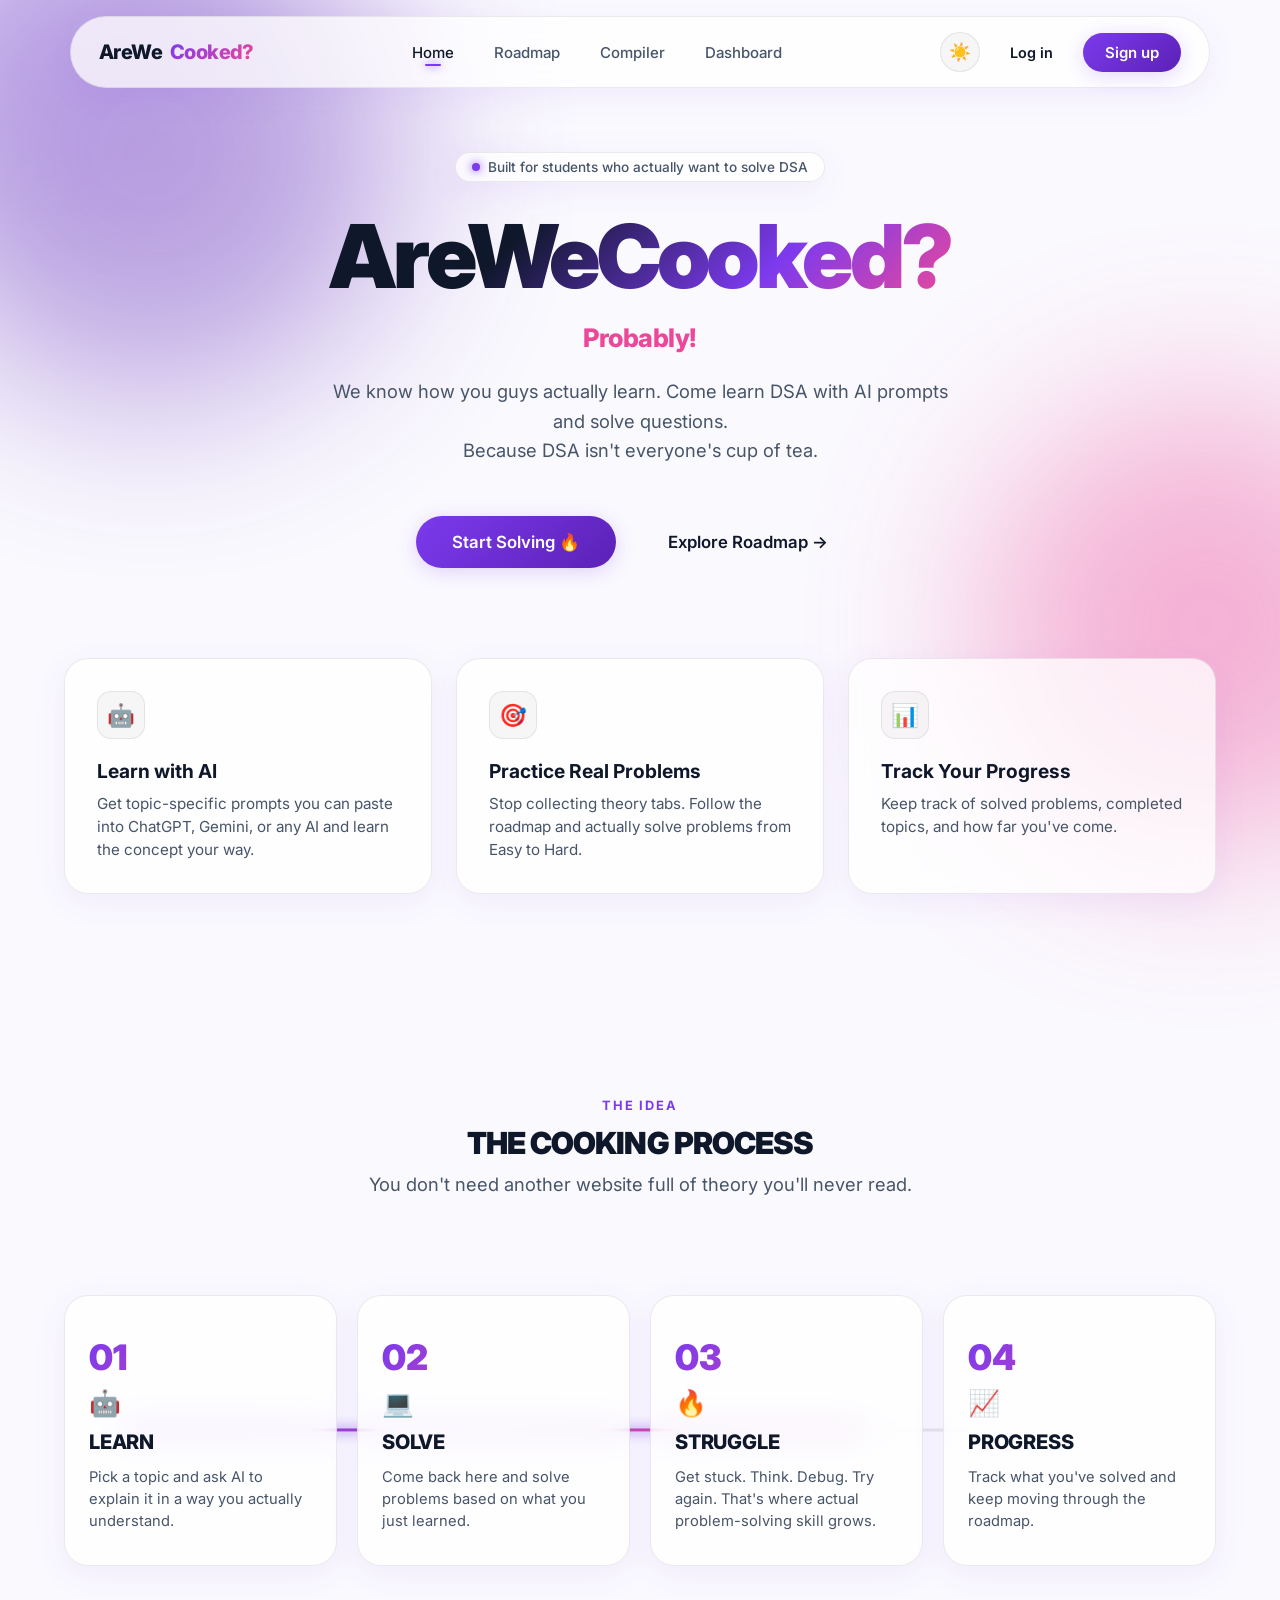
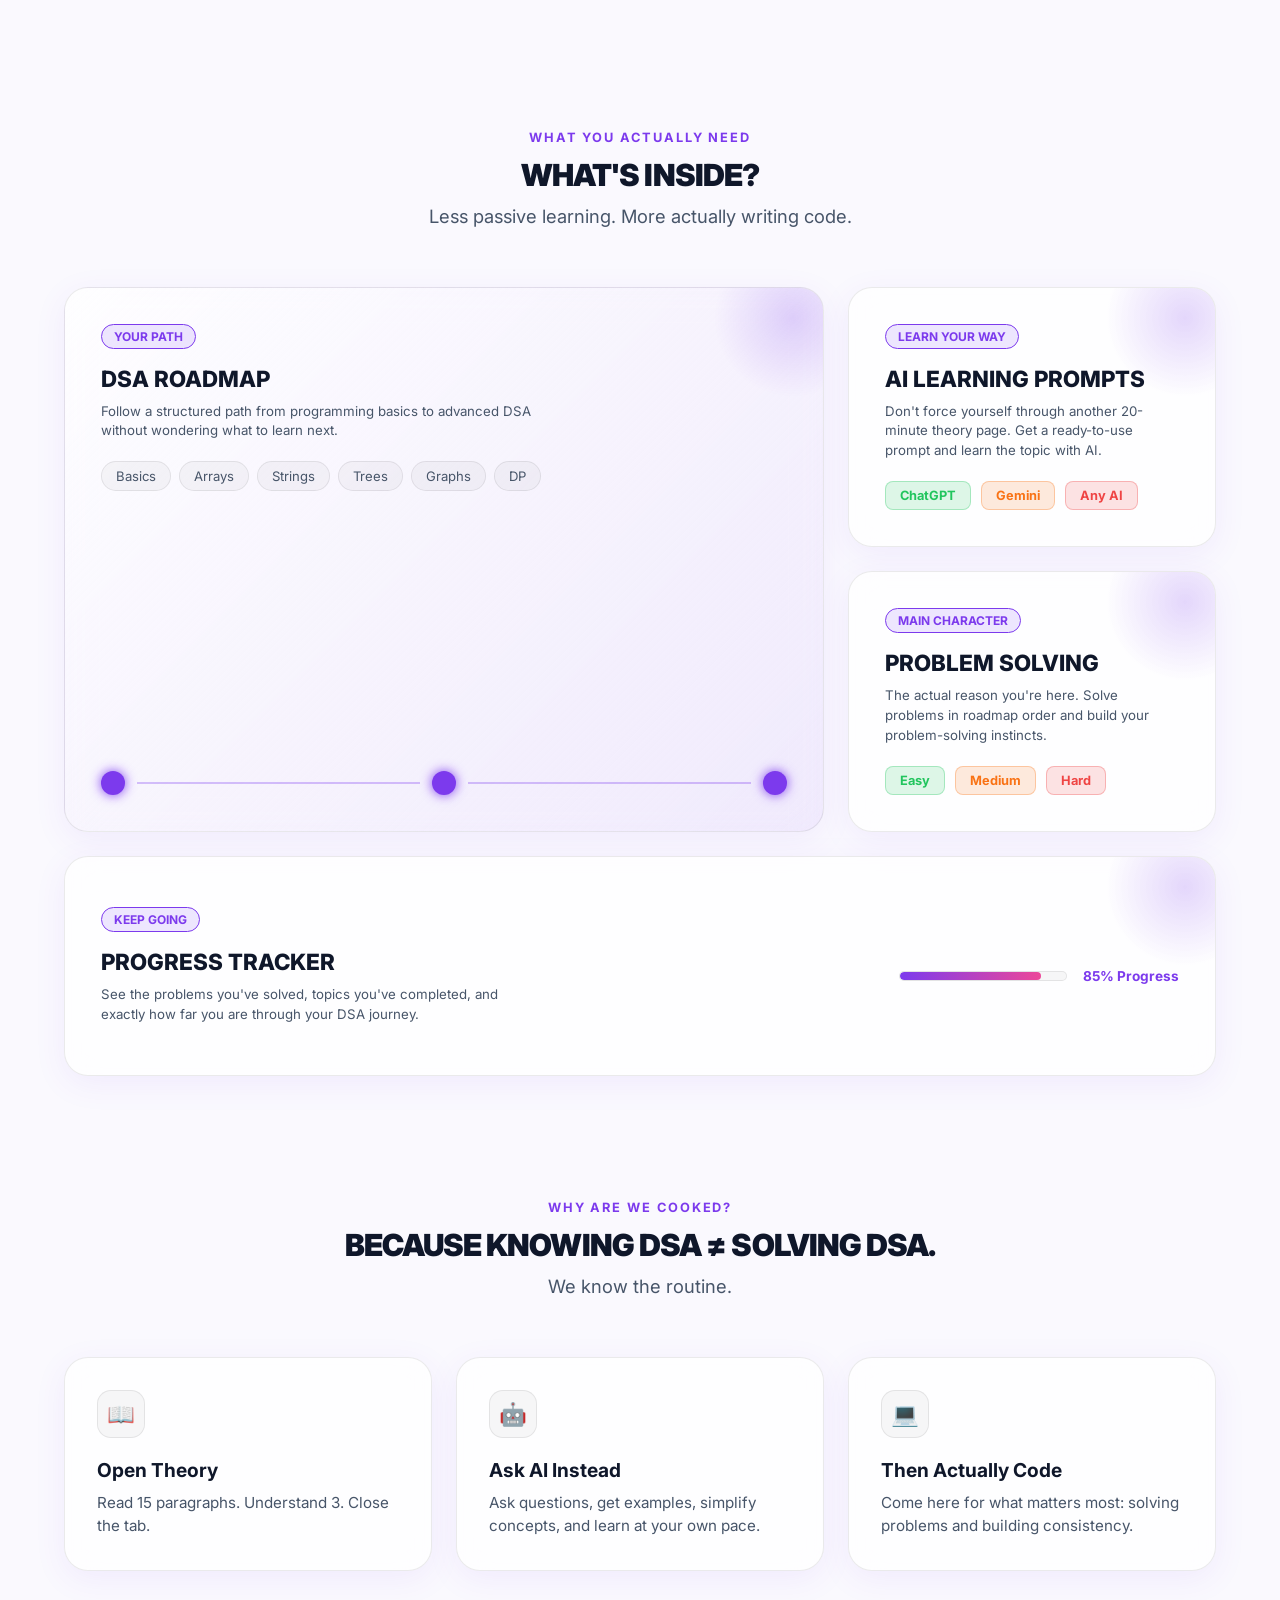
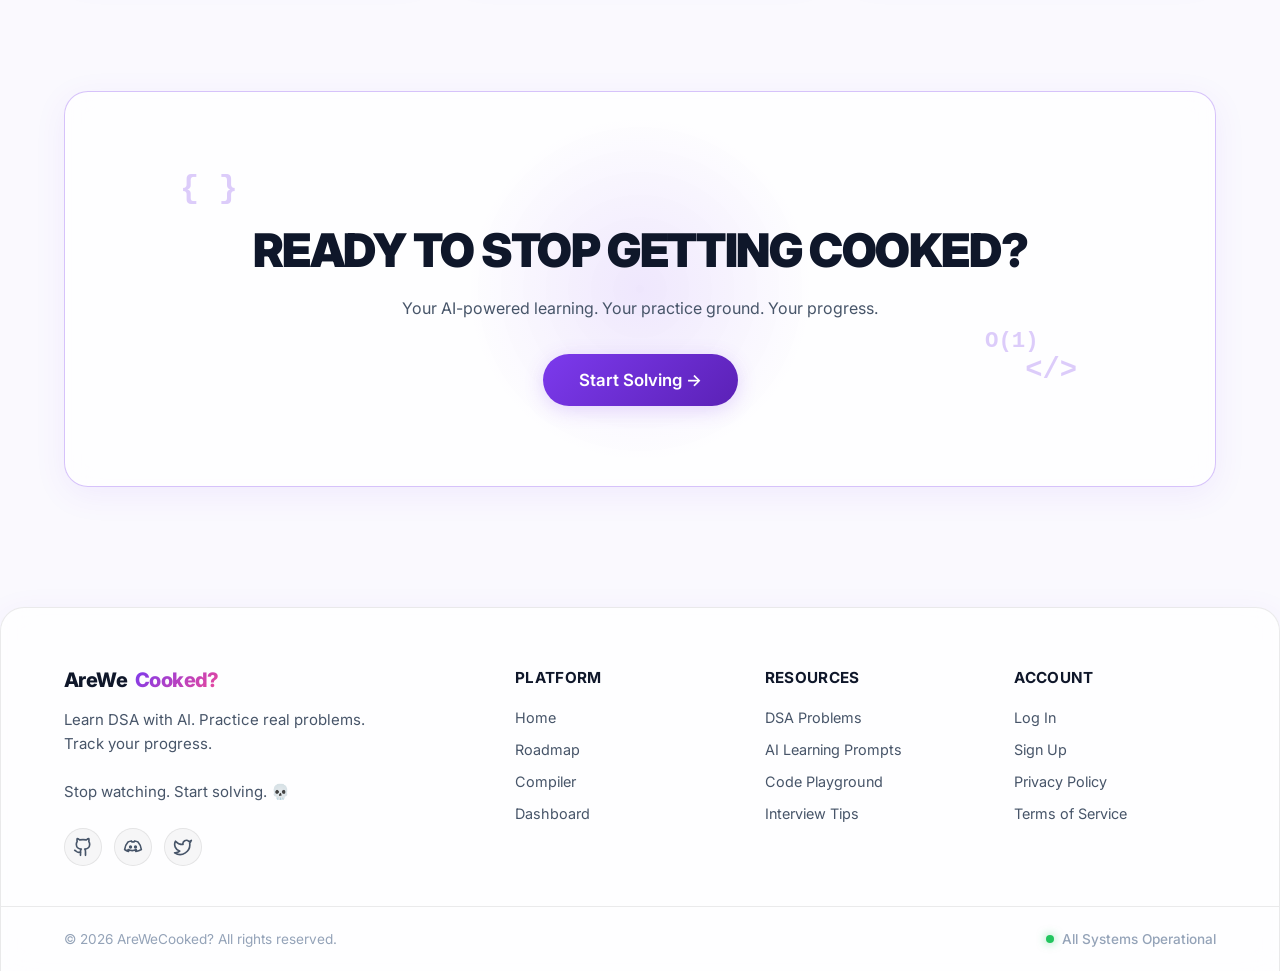
<file: index.html>
<!DOCTYPE html>
<html lang="en" data-theme="dark">

<head>
  <meta charset="UTF-8">
  <meta name="viewport" content="width=device-width, initial-scale=1.0">

  <title>AreWeCooked? — Learn with AI. Solve DSA. Track Progress.</title>

  <!-- CSS Assets -->
  <link rel="stylesheet" href="css/theme.css">
  <link rel="stylesheet" href="css/style.css">
  <link rel="stylesheet" href="css/responsive.css">

  <!-- Fonts -->
  <link rel="preconnect" href="https://fonts.googleapis.com">
  <link rel="preconnect" href="https://fonts.gstatic.com" crossorigin>

  <link
    href="https://fonts.googleapis.com/css2?family=Inter:wght@400;500;600;700;800;900&display=swap"
    rel="stylesheet"
  >
</head>

<body>

  <!-- =========================================================
       BACKGROUND LIGHTING
       ========================================================= -->

  <div class="mouse-glow" id="mouseGlow"></div>

  <div class="orb orb-1"></div>
  <div class="orb orb-2"></div>


  <!-- =========================================================
       NAVBAR
       ========================================================= -->

  <div class="navbar-wrapper">

    <nav class="navbar glass-panel">

      <a href="index.html" class="nav-brand">
        AreWe<span>Cooked?</span>
      </a>

      <ul class="nav-links" id="navLinks">

        <li>
          <a href="index.html" class="nav-link active">
            Home
          </a>
        </li>

        <li>
          <a href="pages/roadmap.html" class="nav-link">
            Roadmap
          </a>
        </li>

        <li>
          <a href="pages/compiler.html" class="nav-link">
            Compiler
          </a>
        </li>

        <li>
          <a href="pages/dashboard.html" class="nav-link">
            Dashboard
          </a>
        </li>

      </ul>

      <div class="nav-actions">

        <button
          class="theme-toggle"
          id="themeToggle"
          aria-label="Toggle Theme"
        >
          🌙
        </button>

        <a
          href="pages/login.html"
          class="btn-secondary"
        >
          Log in
        </a>

        <a
          href="pages/signup.html"
          class="btn-primary"
        >
          Sign up
        </a>

        <button
          class="mobile-menu-btn"
          id="mobileMenuBtn"
          aria-label="Open Navigation Menu"
        >
          ☰
        </button>

      </div>

    </nav>

  </div>


  <!-- =========================================================
       HERO
       ========================================================= -->

  <main>

    <section class="hero">

      <div class="hero-badge glass-panel">
        <span class="dot"></span>
        Built for students who actually want to solve DSA
      </div>


      <h1 class="hero-title">

        <span class="text-gradient">
          AreWeCooked?
        </span>

        <!-- <span class="text-gradient">
          Cooked ?
        </span> -->

      </h1>


      <div class="hero-subtitle">
        Probably!
      </div>


      <p class="hero-description">

      We know how you guys actually learn. Come learn DSA with
       AI prompts and solve questions. <br>Because DSA isn't everyone's cup of tea. 

        <!-- <br>

        Your DSA journey, minus the boring theory. 💀 -->

      </p>


      <!-- AI → PRACTICE → PROGRESS -->

      <!-- <div class="hero-learning-flow">

        <span>
          🤖 Learn with AI
        </span>

        <strong>→</strong>

        <span>
          💻 Solve here
        </span>

        <strong>→</strong>

        <span>
          📊 Track progress
        </span>

      </div> -->

<!-- 
      <p class="hero-supporting-text">

        Use AI to learn any topic your way,
        then come here and actually solve the problems.

      </p> -->


      <div class="hero-cta">

        <a
          href="pages/roadmap.html"
          class="btn-primary btn-large"
        >
          Start Solving 🔥
        </a>

        <a
          href="pages/roadmap.html"
          class="btn-secondary btn-large"
        >
          Explore Roadmap →
        </a>

      </div>


      <!-- =====================================================
           FEATURE HIGHLIGHTS
           ===================================================== -->

      <div class="features-grid">

        <div class="feature-card glass-panel tilt-card">

          <div class="feature-icon">
            🤖
          </div>

          <h3>
            Learn with AI
          </h3>

          <p>
            Get topic-specific prompts you can paste into
            ChatGPT, Gemini, or any AI and learn the concept
            your way.
          </p>

        </div>


        <div class="feature-card glass-panel tilt-card">

          <div class="feature-icon">
            🎯
          </div>

          <h3>
            Practice Real Problems
          </h3>

          <p>
            Stop collecting theory tabs. Follow the roadmap
            and actually solve problems from Easy to Hard.
          </p>

        </div>


        <div class="feature-card glass-panel tilt-card">

          <div class="feature-icon">
            📊
          </div>

          <h3>
            Track Your Progress
          </h3>

          <p>
            Keep track of solved problems, completed topics,
            and how far you've come.
          </p>

        </div>

      </div>

    </section>

  </main>


  <!-- =========================================================
       SECTION 1 — THE ACTUAL COOKING PROCESS
       ========================================================= -->

  <section class="cooking-process-section reveal-on-scroll">

    <div class="section-container">

      <div class="section-header text-center">

        <span class="section-tag">
          THE IDEA
        </span>

        <h2 class="section-title">
          THE COOKING PROCESS
        </h2>

        <p class="section-subtitle">
          You don't need another website full of theory you'll never read.
        </p>

      </div>


      <div class="timeline-wrapper">

        <div class="timeline-line-bg"></div>

        <div
          class="timeline-line-progress"
          id="timelineProgress"
        ></div>


        <div class="timeline-steps">


          <!-- STEP 01 -->

          <div
            class="timeline-step tilt-card glass-panel"
            data-step="1"
          >

            <div class="step-badge-glow"></div>

            <div class="step-number">
              01
            </div>

            <div class="step-icon">
              🤖
            </div>

            <h3 class="step-title">
              LEARN
            </h3>

            <p class="step-desc">
              Pick a topic and ask AI to explain it
              in a way you actually understand.
            </p>

          </div>


          <!-- STEP 02 -->

          <div
            class="timeline-step tilt-card glass-panel"
            data-step="2"
          >

            <div class="step-badge-glow"></div>

            <div class="step-number">
              02
            </div>

            <div class="step-icon">
              💻
            </div>

            <h3 class="step-title">
              SOLVE
            </h3>

            <p class="step-desc">
              Come back here and solve problems
              based on what you just learned.
            </p>

          </div>


          <!-- STEP 03 -->

          <div
            class="timeline-step tilt-card glass-panel"
            data-step="3"
          >

            <div class="step-badge-glow"></div>

            <div class="step-number">
              03
            </div>

            <div class="step-icon">
              🔥
            </div>

            <h3 class="step-title">
              STRUGGLE
            </h3>

            <p class="step-desc">
              Get stuck. Think. Debug. Try again.
              That's where actual problem-solving skill grows.
            </p>

          </div>


          <!-- STEP 04 -->

          <div
            class="timeline-step tilt-card glass-panel"
            data-step="4"
          >

            <div class="step-badge-glow"></div>

            <div class="step-number">
              04
            </div>

            <div class="step-icon">
              📈
            </div>

            <h3 class="step-title">
              PROGRESS
            </h3>

            <p class="step-desc">
              Track what you've solved and keep moving
              through the roadmap.
            </p>

          </div>


        </div>

      </div>

    </div>

  </section>


  <!-- =========================================================
       SECTION 2 — WHAT'S INSIDE?
       ========================================================= -->

  <section class="bento-section reveal-on-scroll">

    <div class="section-container">

      <div class="section-header text-center">

        <span class="section-tag">
          WHAT YOU ACTUALLY NEED
        </span>

        <h2 class="section-title">
          WHAT'S INSIDE?
        </h2>

        <p class="section-subtitle">
          Less passive learning. More actually writing code.
        </p>

      </div>


      <div class="bento-grid">


        <!-- ===================================================
             CARD 1 — ROADMAP
             =================================================== -->

        <div
          class="bento-card bento-hero tilt-card glass-panel"
        >

          <div class="bento-glow"></div>

          <div class="bento-content">

            <div class="bento-badge">
              YOUR PATH
            </div>

            <h3 class="bento-title">
              DSA ROADMAP
            </h3>

            <p class="bento-desc">
              Follow a structured path from programming
              basics to advanced DSA without wondering
              what to learn next.
            </p>

            <div class="bento-tags">

              <span>
                Basics
              </span>

              <span>
                Arrays
              </span>

              <span>
                Strings
              </span>

              <span>
                Trees
              </span>

              <span>
                Graphs
              </span>

              <span>
                DP
              </span>

            </div>

          </div>


          <div class="bento-visual roadmap-visual">

            <div class="node node-1"></div>

            <div class="node-line"></div>

            <div class="node node-2"></div>

            <div class="node-line"></div>

            <div class="node node-3"></div>

          </div>

        </div>


        <!-- ===================================================
             CARD 2 — AI LEARNING
             =================================================== -->

        <div
          class="bento-card bento-medium tilt-card glass-panel"
        >

          <div class="bento-glow"></div>

          <div class="bento-content">

            <div class="bento-badge">
              LEARN YOUR WAY
            </div>

            <h3 class="bento-title">
              AI LEARNING PROMPTS
            </h3>

            <p class="bento-desc">
              Don't force yourself through another
              20-minute theory page. Get a ready-to-use
              prompt and learn the topic with AI.
            </p>

          </div>


          <div class="bento-visual difficulty-pills">

            <span class="pill easy">
              ChatGPT
            </span>

            <span class="pill medium">
              Gemini
            </span>

            <span class="pill hard">
              Any AI
            </span>

          </div>

        </div>


        <!-- ===================================================
             CARD 3 — PROBLEM SOLVING
             =================================================== -->

        <div
          class="bento-card bento-medium tilt-card glass-panel"
        >

          <div class="bento-glow"></div>

          <div class="bento-content">

            <div class="bento-badge">
              MAIN CHARACTER
            </div>

            <h3 class="bento-title">
              PROBLEM SOLVING
            </h3>

            <p class="bento-desc">
              The actual reason you're here.
              Solve problems in roadmap order and
              build your problem-solving instincts.
            </p>

          </div>


          <div class="bento-visual difficulty-pills">

            <span class="pill easy">
              Easy
            </span>

            <span class="pill medium">
              Medium
            </span>

            <span class="pill hard">
              Hard
            </span>

          </div>

        </div>

<!---
        ===================================================
             CARD 4 — COMPILER
             =================================================== 

        <div
          class="bento-card bento-compiler tilt-card glass-panel"
        >

          <div class="bento-glow"></div>

          <div class="bento-content">

            <div class="bento-badge">
              BUILD & TEST
            </div>

            <h3 class="bento-title">
              ONLINE COMPILER
            </h3>

            <p class="bento-desc">
              Write, run and test your solutions without
              leaving the platform.
            </p>

          </div>

          <div class="bento-visual code-preview-box">

            <code>
              <span class="keyword">solve</span>
              <span class="fn">DSA</span>() {
              <span class="comment">// keep cooking</span>
              }
            </code>

          </div>
        </div>
      -->
<!-- ===================================================
             ADDITIONAL CARD
             =================================================== -->

<!-- MY APPROACH CARD --><!---
<section class="approach-card">

    <div class="approach-header">
        <span class="approach-label">THE AREWECOOKED? METHOD</span>
        <h2>Don't learn DSA the boring way.</h2>
        <p>
            Learn with AI. Practice here. Build your problem-solving skills.
        </p>
    </div>

    <div class="approach-flow">

        <div class="approach-step">
            <div class="step-number">01</div>
            <div>
                <h3>Learn with AI</h3>
                <p>
                    Pick a topic and ask ChatGPT, Gemini, or any AI
                    to teach it your way.
                </p>
            </div>
        </div>

        <div class="approach-arrow">→</div>

        <div class="approach-step">
            <div class="step-number">02</div>
            <div>
                <h3>Practice here</h3>
                <p>
                    Come back and solve problems in roadmap order.
                </p>
            </div>
        </div>

        <div class="approach-arrow">→</div>

        <div class="approach-step">
            <div class="step-number">03</div>
            <div>
                <h3>Track & improve</h3>
                <p>
                    Track what you've solved and keep moving forward.
                </p>
            </div>
        </div>

    </div>

    <div class="approach-bottom">
        <span>🎯</span>
        <strong>Your AI teaches. You solve.</strong>
    </div>

</section>

-->

        <!-- ===================================================
             CARD 5 — PROGRESS
             =================================================== -->

        <div
          class="bento-card bento-wide tilt-card glass-panel"
        >

          <div class="bento-glow"></div>

          <div class="bento-content">

            <div class="bento-badge">
              KEEP GOING
            </div>

            <h3 class="bento-title">
              PROGRESS TRACKER
            </h3>

            <p class="bento-desc">
              See the problems you've solved, topics you've
              completed, and exactly how far you are through
              your DSA journey.
            </p>

          </div>


          <div class="bento-visual progress-meter">

            <div class="meter-bar">

              <div class="meter-fill"></div>

            </div>

            <span class="meter-text">
              85% Progress
            </span>

          </div>

        </div>


      </div>

    </div>

  </section>


  <!-- =========================================================
       SECTION 3 — WHY THIS EXISTS
       ========================================================= -->

  <section class="cooking-process-section reveal-on-scroll">

    <div class="section-container">

      <div class="section-header text-center">

        <span class="section-tag">
          WHY ARE WE COOKED?
        </span>

        <h2 class="section-title">
          BECAUSE KNOWING DSA ≠ SOLVING DSA.
        </h2>

        <p class="section-subtitle">
          We know the routine.
        </p>

      </div>


      <div class="features-grid">


        <div class="feature-card glass-panel tilt-card">

          <div class="feature-icon">
            📖
          </div>

          <h3>
            Open Theory
          </h3>

          <p>
            Read 15 paragraphs. Understand 3.
            Close the tab.
          </p>

        </div>


        <div class="feature-card glass-panel tilt-card">

          <div class="feature-icon">
            🤖
          </div>

          <h3>
            Ask AI Instead
          </h3>

          <p>
            Ask questions, get examples, simplify concepts,
            and learn at your own pace.
          </p>

        </div>


        <div class="feature-card glass-panel tilt-card">

          <div class="feature-icon">
            💻
          </div>

          <h3>
            Then Actually Code
          </h3>

          <p>
            Come here for what matters most:
            solving problems and building consistency.
          </p>

        </div>


      </div>

    </div>

  </section>


  <!-- =========================================================
       FINAL CTA
       ========================================================= -->

  <section class="final-cta-section reveal-on-scroll">

    <div class="cta-glass-card glass-panel">


      <!-- Decorative Elements -->

      <div class="cta-bg-elements">

        <span class="code-symbol float-1">
          { }
        </span>

        <span class="code-symbol float-2">
          &lt;/&gt;
        </span>

        <span class="code-symbol float-3">
          O(1)
        </span>

        <div class="cta-glow-orb"></div>

        <div class="cta-grid-pattern"></div>

      </div>


      <div class="cta-content">

        <h2 class="cta-title">
          READY TO STOP GETTING COOKED?
        </h2>

        <p class="cta-subtitle">
          Your AI-powered learning. Your practice ground. Your progress.
        </p>


        <div class="cta-button-wrapper">

          <a
            href="pages/roadmap.html"
            class="btn-primary btn-large cta-btn"
          >
            Start Solving →
          </a>

        </div>

      </div>

    </div>

  </section>


  <!-- =========================================================
       FOOTER
       ========================================================= -->

  <footer class="site-footer glass-panel">

    <div class="footer-container">


      <!-- BRAND -->

      <div class="footer-brand-col">

        <a
          href="index.html"
          class="nav-brand"
        >
          AreWe<span>Cooked?</span>
        </a>


        <p class="footer-tagline">

          Learn DSA with AI.
          Practice real problems.
          Track your progress.

          <br><br>

          Stop watching. Start solving. 💀

        </p>


        <div class="footer-socials">

          <a
            href="#"
            class="social-icon"
            aria-label="GitHub"
          >

            <svg
              width="20"
              height="20"
              viewBox="0 0 24 24"
              fill="none"
              stroke="currentColor"
              stroke-width="2"
              stroke-linecap="round"
              stroke-linejoin="round"
            >

              <path
                d="M15 22v-4a4.8 4.8 0 0 0-1-3.5c3 0 6-2 6-5.5.08-1.25-.27-2.48-1-3.5.28-1.15.28-2.35 0-3.5 0 0-1 0-3 1.5-2.64-.5-5.36-.5-8 0C6 2 5 2 5 2c-.3 1.15-.3 2.35 0 3.5A5.403 5.403 0 0 0 4 9c0 3.5 3 5.5 6 5.5-.39.49-.68 1.05-.85 1.65-.17.6-.22 1.23-.15 1.85v4"
              ></path>

              <path
                d="M9 18c-4.51 2-5-2-7-2"
              ></path>

            </svg>

          </a>


          <a
            href="#"
            class="social-icon"
            aria-label="Discord"
          >

            <svg
              width="20"
              height="20"
              viewBox="0 0 24 24"
              fill="none"
              stroke="currentColor"
              stroke-width="2"
              stroke-linecap="round"
              stroke-linejoin="round"
            >

              <path
                d="M18 6h0a14.5 14.5 0 0 0-4-1.25h0a15.8 15.8 0 0 0-.6 1.2 13.9 13.9 0 0 0-2.8 0 16 16 0 0 0-.6-1.2h0A14.5 14.5 0 0 0 6 6h0A15.4 15.4 0 0 0 2 15h0a14.7 14.7 0 0 0 4.5 2.2h0A11.3 11.3 0 0 0 7.5 16h0a9.6 9.6 0 0 1-1.5-.7h0s.1-.1.2-.2a10.6 10.6 0 0 0 9.6 0s.1.1.2.2h0a9.6 9.6 0 0 1-1.5.7h0a11.3 11.3 0 0 0 1 1.2h0A14.7 14.7 0 0 0 22 15h0A15.4 15.4 0 0 0 18 6z"
              ></path>

              <circle
                cx="9"
                cy="12"
                r="1"
              ></circle>

              <circle
                cx="15"
                cy="12"
                r="1"
              ></circle>

            </svg>

          </a>


          <a
            href="#"
            class="social-icon"
            aria-label="Twitter / X"
          >

            <svg
              width="20"
              height="20"
              viewBox="0 0 24 24"
              fill="none"
              stroke="currentColor"
              stroke-width="2"
              stroke-linecap="round"
              stroke-linejoin="round"
            >

              <path
                d="M22 4s-.7 2.1-2 3.4c1.6 10-9.4 17.3-18 11.6 2.2.1 4.4-.6 6-2C3 15.5.5 9.6 3 5c2.2 2.6 5.6 4.1 9 4-.9-4.2 4-6.6 7-3.8 1.1 0 3-1.2 3-1.2z"
              ></path>

            </svg>

          </a>

        </div>

      </div>


      <!-- PLATFORM LINKS -->

      <div class="footer-links-col">

        <h4 class="footer-heading">
          Platform
        </h4>

        <ul class="footer-links">

          <li>
            <a href="index.html">
              Home
            </a>
          </li>

          <li>
            <a href="pages/roadmap.html">
              Roadmap
            </a>
          </li>

          <li>
            <a href="pages/compiler.html">
              Compiler
            </a>
          </li>

          <li>
            <a href="pages/dashboard.html">
              Dashboard
            </a>
          </li>

        </ul>

      </div>


      <!-- RESOURCES -->

      <div class="footer-links-col">

        <h4 class="footer-heading">
          Resources
        </h4>

        <ul class="footer-links">

          <li>
            <a href="pages/roadmap.html">
              DSA Problems
            </a>
          </li>

          <li>
            <a href="pages/roadmap.html">
              AI Learning Prompts
            </a>
          </li>

          <li>
            <a href="pages/compiler.html">
              Code Playground
            </a>
          </li>

          <li>
            <a href="#">
              Interview Tips
            </a>
          </li>

        </ul>

      </div>


      <!-- ACCOUNT -->

      <div class="footer-links-col">

        <h4 class="footer-heading">
          Account
        </h4>

        <ul class="footer-links">

          <li>
            <a href="pages/login.html">
              Log In
            </a>
          </li>

          <li>
            <a href="pages/signup.html">
              Sign Up
            </a>
          </li>

          <li>
            <a href="#">
              Privacy Policy
            </a>
          </li>

          <li>
            <a href="#">
              Terms of Service
            </a>
          </li>

        </ul>

      </div>


    </div>


    <!-- FOOTER BOTTOM -->

    <div class="footer-bottom">

      <div class="footer-bottom-container">

        <p class="copyright">
          &copy; 2026 AreWeCooked? All rights reserved.
        </p>

        <div class="system-status">

          <span class="status-dot"></span>

          All Systems Operational

        </div>

      </div>

    </div>

  </footer>


  <!-- =========================================================
       JS ASSETS
       ========================================================= -->

  <script src="js/theme.js"></script>
  <script src="js/main.js"></script>

</body>

</html>
</file>
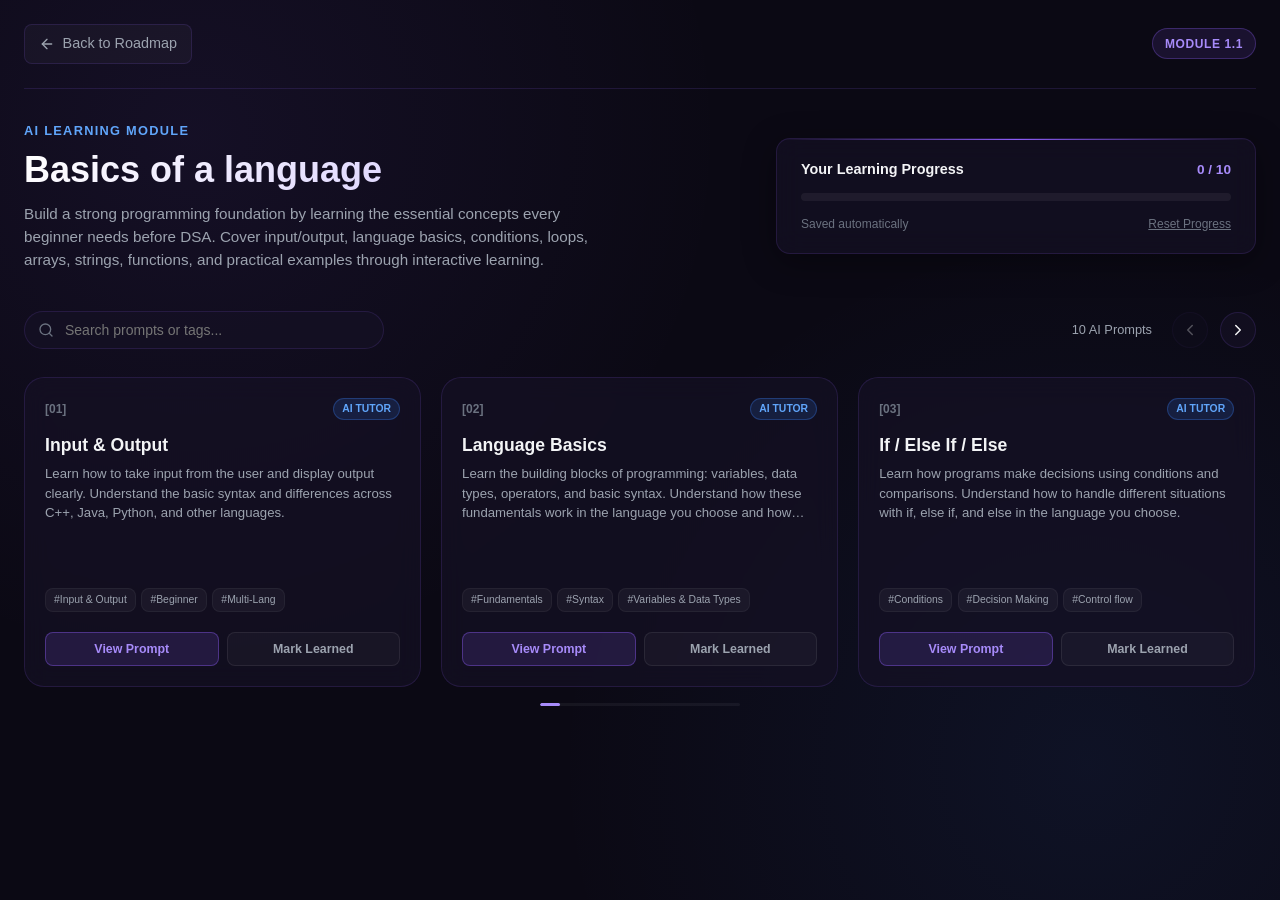
<file: 1/1.1.html>
<!DOCTYPE html>
<html lang="en">
<head>
    <meta charset="UTF-8">
    <meta name="viewport" content="width=device-width, initial-scale=1.0">
    <title>1.1 Basics of a language</title>
    <style>
        /* ==========================================================================
           1. DESIGN SYSTEM & CSS VARIABLES
           ========================================================================== */
        :root {
            --bg-main: #0b0914;
            --bg-card: rgba(22, 18, 38, 0.65);
            --bg-card-hover: rgba(30, 24, 52, 0.85);
            --bg-glass: rgba(255, 255, 255, 0.03);
            --bg-glass-elevated: rgba(30, 23, 50, 0.7);
            
            --border-subtle: rgba(139, 92, 246, 0.15);
            --border-glow: rgba(139, 92, 246, 0.4);
            --border-strong: rgba(168, 85, 247, 0.6);

            --accent-purple: #8b5cf6;
            --accent-purple-light: #a78bfa;
            --accent-blue: #3b82f6;
            --accent-blue-light: #60a5fa;
            --accent-cyan: #06b6d4;
            
            --text-main: #f3f4f6;
            --text-muted: #9ca3af;
            --text-dim: #6b7280;
            
            --success: #10b981;
            --success-glow: rgba(16, 185, 129, 0.2);

            --shadow-card: 0 8px 32px 0 rgba(0, 0, 0, 0.37);
            --shadow-glow: 0 0 25px rgba(139, 92, 246, 0.15);

            --radius-sm: 8px;
            --radius-md: 14px;
            --radius-lg: 20px;
            --radius-full: 9999px;

            --transition-fast: 0.2s cubic-bezier(0.4, 0, 0.2, 1);
            --transition-smooth: 0.3s cubic-bezier(0.16, 1, 0.3, 1);
        }

        /* ==========================================================================
           2. BASE & RESET
           ========================================================================== */
        *, *::before, *::after {
            box-sizing: border-box;
            margin: 0;
            padding: 0;
        }

        body {
            font-family: -apple-system, BlinkMacSystemFont, "Segoe UI", Roboto, Helvetica, Arial, sans-serif;
            background-color: var(--bg-main);
            color: var(--text-main);
            min-height: 100vh;
            line-height: 1.5;
            overflow-x: hidden;
            background-image: 
                radial-gradient(circle at 15% 15%, rgba(139, 92, 246, 0.08) 0%, transparent 40%),
                radial-gradient(circle at 85% 85%, rgba(59, 130, 246, 0.08) 0%, transparent 40%);
            background-attachment: fixed;
            -webkit-font-smoothing: antialiased;
        }

        /* Custom Scrollbar for Page */
        ::-webkit-scrollbar {
            width: 8px;
            height: 8px;
        }
        ::-webkit-scrollbar-track {
            background: var(--bg-main);
        }
        ::-webkit-scrollbar-thumb {
            background: rgba(139, 92, 246, 0.3);
            border-radius: var(--radius-full);
        }
        ::-webkit-scrollbar-thumb:hover {
            background: rgba(139, 92, 246, 0.5);
        }

        /* Focus Outline Accessibility */
        :focus-visible {
            outline: 2px solid var(--accent-purple-light);
            outline-offset: 3px;
        }

        .container {
            max-width: 1280px;
            margin: 0 auto;
            padding: 0 1.5rem;
        }

        /* ==========================================================================
           3. NAVIGATION
           ========================================================================== */
        .nav-header {
            padding: 1.5rem 0;
            display: flex;
            justify-content: space-between;
            align-items: center;
            border-bottom: 1px solid var(--border-subtle);
            margin-bottom: 2rem;
        }

        .back-link {
            display: inline-flex;
            align-items: center;
            gap: 0.5rem;
            color: var(--text-muted);
            text-decoration: none;
            font-size: 0.9rem;
            font-weight: 500;
            padding: 0.5rem 0.85rem;
            border-radius: var(--radius-sm);
            background: var(--bg-glass);
            border: 1px solid var(--border-subtle);
            transition: var(--transition-fast);
        }

        .back-link:hover {
            color: var(--text-main);
            border-color: var(--border-glow);
            background: rgba(139, 92, 246, 0.1);
            transform: translateX(-2px);
        }

        .module-badge {
            font-size: 0.75rem;
            font-weight: 700;
            letter-spacing: 0.05em;
            color: var(--accent-purple-light);
            background: rgba(139, 92, 246, 0.12);
            border: 1px solid rgba(139, 92, 246, 0.3);
            padding: 0.35rem 0.75rem;
            border-radius: var(--radius-full);
            text-transform: uppercase;
        }

        /* ==========================================================================
           4. HERO & PROGRESS SECTION
           ========================================================================== */
        .hero {
            display: grid;
            grid-template-columns: 1fr;
            gap: 2rem;
            margin-bottom: 2.5rem;
        }

        @media (min-width: 768px) {
            .hero {
                grid-template-columns: 1.2fr 0.8fr;
                align-items: center;
            }
        }

        .hero-eyebrow {
            font-size: 0.8rem;
            font-weight: 600;
            color: var(--accent-blue-light);
            text-transform: uppercase;
            letter-spacing: 0.1em;
            margin-bottom: 0.5rem;
        }

        .hero-title {
            font-size: 2.25rem;
            font-weight: 800;
            line-height: 1.2;
            margin-bottom: 0.75rem;
            background: linear-gradient(135deg, #ffffff 0%, #c4b5fd 100%);
            -webkit-background-clip: text;
            -webkit-text-fill-color: transparent;
        }

        .hero-desc {
            color: var(--text-muted);
            font-size: 0.95rem;
            max-width: 580px;
        }

        .progress-card {
            background: var(--bg-card);
            backdrop-filter: blur(12px);
            -webkit-backdrop-filter: blur(12px);
            border: 1px solid var(--border-subtle);
            border-radius: var(--radius-md);
            padding: 1.25rem 1.5rem;
            box-shadow: var(--shadow-card);
            position: relative;
            overflow: hidden;
        }

        .progress-card::before {
            content: '';
            position: absolute;
            top: 0; left: 0; right: 0; height: 1px;
            background: linear-gradient(90deg, transparent, var(--accent-purple), transparent);
        }

        .progress-header {
            display: flex;
            justify-content: space-between;
            align-items: center;
            margin-bottom: 0.75rem;
        }

        .progress-title {
            font-size: 0.9rem;
            font-weight: 600;
            color: var(--text-main);
        }

        .progress-count {
            font-size: 0.85rem;
            font-weight: 700;
            color: var(--accent-purple-light);
        }

        .progress-bar-bg {
            height: 8px;
            width: 100%;
            background: rgba(255, 255, 255, 0.06);
            border-radius: var(--radius-full);
            overflow: hidden;
            margin-bottom: 0.85rem;
        }

        .progress-bar-fill {
            height: 100%;
            width: 0%;
            background: linear-gradient(90deg, var(--accent-purple), var(--accent-blue));
            border-radius: var(--radius-full);
            transition: width 0.5s ease;
            box-shadow: 0 0 10px rgba(139, 92, 246, 0.5);
        }

        .progress-footer {
            display: flex;
            justify-content: space-between;
            align-items: center;
        }

        .btn-reset {
            background: none;
            border: none;
            color: var(--text-dim);
            font-size: 0.75rem;
            cursor: pointer;
            text-decoration: underline;
            transition: var(--transition-fast);
            padding: 0;
        }

        .btn-reset:hover {
            color: #ef4444;
        }

        /* ==========================================================================
           5. CONTROLS (SEARCH & CAROUSEL NAV)
           ========================================================================== */
        .controls-bar {
            display: flex;
            flex-direction: column;
            gap: 1rem;
            margin-bottom: 1.25rem;
        }

        @media (min-width: 640px) {
            .controls-bar {
                flex-direction: row;
                justify-content: space-between;
                align-items: center;
            }
        }

        .search-box {
            position: relative;
            flex-grow: 1;
            max-width: 360px;
        }

        .search-input {
            width: 100%;
            background: var(--bg-card);
            border: 1px solid var(--border-subtle);
            border-radius: var(--radius-full);
            padding: 0.6rem 1rem 0.6rem 2.5rem;
            color: var(--text-main);
            font-size: 0.875rem;
            transition: var(--transition-fast);
        }

        .search-input:focus {
            border-color: var(--border-glow);
            box-shadow: 0 0 12px rgba(139, 92, 246, 0.2);
            background: rgba(22, 18, 38, 0.85);
        }

        .search-icon {
            position: absolute;
            left: 0.9rem;
            top: 50%;
            transform: translateY(-50%);
            width: 16px;
            height: 16px;
            fill: none;
            stroke: var(--text-dim);
            stroke-width: 2;
            stroke-linecap: round;
            stroke-linejoin: round;
        }

        .carousel-controls {
            display: flex;
            align-items: center;
            gap: 0.75rem;
        }

        .topic-counter {
            font-size: 0.8rem;
            color: var(--text-muted);
            margin-right: 0.5rem;
        }

        .nav-btn {
            background: var(--bg-card);
            border: 1px solid var(--border-subtle);
            color: var(--text-main);
            width: 36px;
            height: 36px;
            border-radius: var(--radius-full);
            display: flex;
            align-items: center;
            justify-content: center;
            cursor: pointer;
            transition: var(--transition-fast);
        }

        .nav-btn:hover:not(:disabled) {
            background: var(--accent-purple);
            border-color: var(--accent-purple);
            box-shadow: 0 0 12px rgba(139, 92, 246, 0.4);
        }

        .nav-btn:disabled {
            opacity: 0.3;
            cursor: not-allowed;
        }

        .nav-btn svg {
            width: 18px;
            height: 18px;
            stroke: currentColor;
            stroke-width: 2;
            fill: none;
            stroke-linecap: round;
            stroke-linejoin: round;
        }

        /* ==========================================================================
           6. HORIZONTAL CAROUSEL
           ========================================================================== */
        .carousel-wrapper {
            position: relative;
            margin: 0 -1.5rem;
            padding: 0.5rem 1.5rem 1.5rem 1.5rem;
        }

        .carousel {
            display: flex;
            flex-wrap: nowrap;
            overflow-x: auto;
            scroll-snap-type: x mandatory;
            gap: 1.25rem;
            scrollbar-width: none; /* Firefox */
            -ms-overflow-style: none; /* IE/Edge */
            padding-bottom: 0.5rem;
            cursor: grab;
            user-select: none;
        }

        .carousel.active {
            cursor: grabbing;
        }

        .carousel::-webkit-scrollbar {
            display: none; /* Chrome/Safari */
        }

        /* ==========================================================================
           7. PROMPT CARD DESIGN
           ========================================================================== */
        .card {
            flex: 0 0 calc(100% - 1rem); /* Mobile Default: 1 visible */
            scroll-snap-align: start;
            background: var(--bg-card);
            backdrop-filter: blur(12px);
            -webkit-backdrop-filter: blur(12px);
            border: 1px solid var(--border-subtle);
            border-radius: var(--radius-lg);
            padding: 1.25rem;
            display: flex;
            flex-direction: column;
            justify-content: space-between;
            position: relative;
            transition: transform var(--transition-smooth), border-color var(--transition-smooth), box-shadow var(--transition-smooth);
            min-height: 310px;
        }

        @media (min-width: 640px) {
            .card {
                flex: 0 0 calc(50% - 0.75rem); /* Tablet: 2 visible */
            }
        }

        @media (min-width: 1024px) {
            .card {
                flex: 0 0 calc(33.333% - 0.85rem); /* Desktop: 3 visible */
            }
        }

        .card:hover {
            transform: translateY(-4px);
            border-color: var(--border-glow);
            box-shadow: var(--shadow-card), var(--shadow-glow);
            background: var(--bg-card-hover);
        }

        .card.learned {
            border-color: rgba(16, 185, 129, 0.3);
        }

        .card.learned::after {
            content: '';
            position: absolute;
            inset: 0;
            border-radius: var(--radius-lg);
            border: 1px solid var(--success);
            opacity: 0.2;
            pointer-events: none;
        }

        .card-header {
            display: flex;
            justify-content: space-between;
            align-items: center;
            margin-bottom: 0.85rem;
        }

        .card-num {
            font-size: 0.75rem;
            font-weight: 700;
            color: var(--text-dim);
            font-mono: monospace;
        }

        .card-badges {
            display: flex;
            gap: 0.35rem;
            align-items: center;
        }

        .ai-badge {
            font-size: 0.65rem;
            font-weight: 600;
            padding: 0.15rem 0.5rem;
            border-radius: var(--radius-full);
            background: rgba(59, 130, 246, 0.15);
            color: var(--accent-blue-light);
            border: 1px solid rgba(59, 130, 246, 0.3);
        }

        .completed-indicator {
            display: none;
            width: 18px;
            height: 18px;
            background: var(--success);
            color: #000;
            border-radius: var(--radius-full);
            align-items: center;
            justify-content: center;
            font-size: 0.65rem;
            font-weight: bold;
        }

        .card.learned .completed-indicator {
            display: flex;
        }

        .card-title {
            font-size: 1.1rem;
            font-weight: 700;
            color: var(--text-main);
            margin-bottom: 0.5rem;
            line-height: 1.3;
        }

        .card-desc {
            font-size: 0.825rem;
            color: var(--text-muted);
            margin-bottom: 1rem;
            line-height: 1.45;
            display: -webkit-box;
            -webkit-line-clamp: 3;
            -webkit-box-orient: vertical;
            overflow: hidden;
        }

        .card-tags {
            display: flex;
            flex-wrap: wrap;
            gap: 0.35rem;
            margin-bottom: 1.25rem;
        }

        .tag {
            font-size: 0.65rem;
            color: var(--text-muted);
            background: rgba(255, 255, 255, 0.04);
            padding: 0.2rem 0.5rem;
            border-radius: var(--radius-sm);
            border: 1px solid rgba(255, 255, 255, 0.05);
        }

        .card-actions {
            display: grid;
            grid-template-columns: 1fr 1fr;
            gap: 0.5rem;
            margin-top: auto;
        }

        .btn {
            font-size: 0.775rem;
            font-weight: 600;
            padding: 0.55rem 0.75rem;
            border-radius: var(--radius-sm);
            cursor: pointer;
            transition: var(--transition-fast);
            display: inline-flex;
            align-items: center;
            justify-content: center;
            gap: 0.35rem;
            border: none;
        }

        .btn-primary {
            background: rgba(139, 92, 246, 0.15);
            color: var(--accent-purple-light);
            border: 1px solid var(--border-glow);
        }

        .btn-primary:hover {
            background: var(--accent-purple);
            color: #ffffff;
            box-shadow: 0 0 12px rgba(139, 92, 246, 0.3);
        }

        .btn-secondary {
            background: rgba(255, 255, 255, 0.03);
            color: var(--text-muted);
            border: 1px solid rgba(255, 255, 255, 0.08);
        }

        .btn-secondary:hover {
            background: rgba(255, 255, 255, 0.08);
            color: var(--text-main);
        }

        .card.learned .btn-secondary {
            background: var(--success-glow);
            color: var(--success);
            border-color: rgba(16, 185, 129, 0.4);
        }

        /* Carousel Scroll Progress Bar */
        .scroll-progress-container {
            width: 100%;
            max-width: 200px;
            height: 3px;
            background: rgba(255, 255, 255, 0.05);
            margin: 0.5rem auto 0 auto;
            border-radius: var(--radius-full);
            overflow: hidden;
        }

        .scroll-progress-bar {
            height: 100%;
            width: 0%;
            background: var(--accent-purple-light);
            border-radius: var(--radius-full);
        }

        .no-results {
            width: 100%;
            text-align: center;
            padding: 3rem 1rem;
            color: var(--text-muted);
            font-size: 0.9rem;
            display: none;
        }

        /* ==========================================================================
           8. MODAL COMPONENT
           ========================================================================== */
        .modal-overlay {
            position: fixed;
            inset: 0;
            background: rgba(5, 3, 10, 0.8);
            backdrop-filter: blur(8px);
            -webkit-backdrop-filter: blur(8px);
            z-index: 1000;
            display: flex;
            align-items: center;
            justify-content: center;
            padding: 1.5rem;
            opacity: 0;
            pointer-events: none;
            transition: opacity 0.25s ease;
        }

        .modal-overlay.active {
            opacity: 1;
            pointer-events: auto;
        }

        .modal-container {
            background: var(--bg-glass-elevated);
            border: 1px solid var(--border-glow);
            box-shadow: 0 20px 50px rgba(0, 0, 0, 0.6), 0 0 30px rgba(139, 92, 246, 0.2);
            border-radius: var(--radius-lg);
            width: 100%;
            max-width: 680px;
            max-height: 85vh;
            display: flex;
            flex-direction: column;
            transform: scale(0.95) translateY(10px);
            transition: transform 0.25s cubic-bezier(0.16, 1, 0.3, 1);
            overflow: hidden;
        }

        .modal-overlay.active .modal-container {
            transform: scale(1) translateY(0);
        }

        .modal-header {
            padding: 1.25rem 1.5rem;
            border-bottom: 1px solid var(--border-subtle);
            display: flex;
            justify-content: space-between;
            align-items: center;
        }

        .modal-title {
            font-size: 1.1rem;
            font-weight: 700;
            color: var(--text-main);
        }

        .modal-close {
            background: none;
            border: none;
            color: var(--text-muted);
            cursor: pointer;
            padding: 0.25rem;
            border-radius: var(--radius-sm);
            display: flex;
            align-items: center;
            justify-content: center;
            transition: var(--transition-fast);
        }

        .modal-close:hover {
            color: var(--text-main);
            background: rgba(255, 255, 255, 0.1);
        }

        .modal-body {
            padding: 1.5rem;
            overflow-y: auto;
            font-size: 0.9rem;
            line-height: 1.6;
            color: #d1d5db;
        }

        .prompt-box {
            background: rgba(10, 8, 20, 0.6);
            border: 1px solid rgba(139, 92, 246, 0.2);
            border-radius: var(--radius-md);
            padding: 1.25rem;
            font-family: inherit;
            white-space: pre-wrap;
            word-break: break-word;
            color: #e5e7eb;

            max-height: 50vh;
            overflow-y: auto;
        }

        .modal-footer {
            padding: 1rem 1.5rem;
            border-top: 1px solid var(--border-subtle);
            display: flex;
            justify-content: flex-end;
            gap: 0.75rem;
            background: rgba(15, 11, 26, 0.5);
        }

        /* ==========================================================================
           9. TOAST SYSTEM
           ========================================================================== */
        .toast-container {
            position: fixed;
            bottom: 1.5rem;
            right: 1.5rem;
            z-index: 1100;
            display: flex;
            flex-direction: column;
            gap: 0.5rem;
            pointer-events: none;
        }

        .toast {
            background: rgba(22, 18, 38, 0.95);
            border: 1px solid var(--border-glow);
            box-shadow: 0 10px 25px rgba(0, 0, 0, 0.5);
            color: var(--text-main);
            padding: 0.75rem 1.25rem;
            border-radius: var(--radius-md);
            font-size: 0.85rem;
            font-weight: 500;
            display: flex;
            align-items: center;
            gap: 0.5rem;
            transform: translateY(20px);
            opacity: 0;
            transition: transform 0.25s ease, opacity 0.25s ease;
            backdrop-filter: blur(8px);
        }

        .toast.show {
            transform: translateY(0);
            opacity: 1;
        }

        .toast-icon {
            color: var(--success);
        }

        /* Reduced Motion */
        @media (prefers-reduced-motion: reduce) {
            *, *::before, *::after {
                animation-duration: 0.01ms !important;
                animation-iteration-count: 1 !important;
                transition-duration: 0.01ms !important;
                scroll-behavior: auto !important;
            }
        }
    </style>
</head>
<body>

    <div class="container">
        <!-- TOP NAVIGATION -->
        <nav class="nav-header">
            <a href="../roadmap.html" class="back-link">
                <svg width="16" height="16" viewBox="0 0 24 24" fill="none" stroke="currentColor" stroke-width="2" stroke-linecap="round" stroke-linejoin="round"><line x1="19" y1="12" x2="5" y2="12"></line><polyline points="12 19 5 12 12 5"></polyline></svg>
                Back to Roadmap
            </a>
            <span class="module-badge">MODULE 1.1</span>
        </nav>

        <!-- HERO & PROGRESS -->
        <header class="hero">
            <div>
                <div class="hero-eyebrow">AI LEARNING MODULE</div>
                <h1 class="hero-title">Basics of a language</h1>
                <p class="hero-desc">
                   Build a strong programming foundation by learning the essential concepts every beginner needs before DSA. Cover input/output, language basics, conditions, loops, arrays, strings, functions, and practical examples through interactive learning.
                </p>
            </div>
            
            <div class="progress-card">
                <div class="progress-header">
                    <span class="progress-title">Your Learning Progress</span>
                    <span class="progress-count" id="progressCount">0 / 15</span>
                </div>
                <div class="progress-bar-bg">
                    <div class="progress-bar-fill" id="progressBar"></div>
                </div>
                <div class="progress-footer">
                    <span style="font-size: 0.75rem; color: var(--text-dim);">Saved automatically</span>
                    <button class="btn-reset" id="btnReset" aria-label="Reset all progress">Reset Progress</button>
                </div>
            </div>
        </header>

        <!-- CONTROLS BAR -->
        <section class="controls-bar">
            <div class="search-box">
                <svg class="search-icon" viewBox="0 0 24 24"><circle cx="11" cy="11" r="8"></circle><line x1="21" y1="21" x2="16.65" y2="16.65"></line></svg>
                <input type="text" id="searchInput" class="search-input" placeholder="Search prompts or tags..." aria-label="Search prompts">
            </div>

            <div class="carousel-controls">
                <span class="topic-counter" id="topicCounter">15 AI Prompts</span>
                <button class="nav-btn" id="btnPrev" aria-label="Previous card">
                    <svg viewBox="0 0 24 24"><polyline points="15 18 9 12 15 6"></polyline></svg>
                </button>
                <button class="nav-btn" id="btnNext" aria-label="Next card">
                    <svg viewBox="0 0 24 24"><polyline points="9 18 15 12 9 6"></polyline></svg>
                </button>
            </div>
        </section>

        <!-- CAROUSEL -->
        <main class="carousel-wrapper">
            <div class="carousel" id="carousel">
                <!-- 15 Cards Populated Dynamically via JavaScript -->
            </div>
            <div class="no-results" id="noResults">No matching AI prompt modules found.</div>
            <div class="scroll-progress-container">
                <div class="scroll-progress-bar" id="scrollIndicator"></div>
            </div>
        </main>
    </div>

    <!-- PROMPT MODAL -->
    <div class="modal-overlay" id="promptModal" aria-hidden="true" role="dialog">
        <div class="modal-container" onclick="event.stopPropagation()">
            <div class="modal-header">
                <h2 class="modal-title" id="modalTitle">Topic Prompt</h2>
                <button class="modal-close" id="modalClose" aria-label="Close modal">
                    <svg width="20" height="20" viewBox="0 0 24 24" fill="none" stroke="currentColor" stroke-width="2" stroke-linecap="round" stroke-linejoin="round"><line x1="18" y1="6" x2="6" y2="18"></line><line x1="6" y1="6" x2="18" y2="18"></line></svg>
                </button>
            </div>
            <div class="modal-body">
                <div class="prompt-box" id="modalPromptText"></div>
            </div>
            <div class="modal-footer">
                <button class="btn btn-secondary" id="modalCloseBtn">Close</button>
                <button class="btn btn-primary" id="modalCopyBtn">
                    <svg width="14" height="14" viewBox="0 0 24 24" fill="none" stroke="currentColor" stroke-width="2" stroke-linecap="round" stroke-linejoin="round"><rect x="9" y="9" width="13" height="13" rx="2" ry="2"></rect><path d="M5 15H4a2 2 0 0 1-2-2V4a2 2 0 0 1 2-2h9a2 2 0 0 1 2 2v1"></path></svg>
                    Copy Prompt
                </button>
            </div>
        </div>
    </div>

    <!-- TOAST CONTAINER -->
    <div class="toast-container" id="toastContainer"></div>

    <!-- JavaScript logic -->
    <script>
        /* ==========================================================================
           1. PROMPT DATA ARRAY (15 MULTI-LANGUAGE TUTOR PROMPTS)
           ========================================================================== */
        const topics = [
            {
                id: 1,
                title: "Input & Output",
                desc: "Learn how to take input from the user and display output clearly. Understand the basic syntax and differences across C++, Java, Python, and other languages.",
                tags: ["Input & Output", "Beginner", "Multi-Lang"],
                prompt: `You are my personal programming tutor.

Before teaching anything, ask me:

"Which programming language do you want to learn?"
Give me the options:
1. C++
2. Java
3. Python
4. Another language

Wait for my answer and teach me Input & Output specifically in the language I choose.

I want to understand how to take input from the user and display output.

Teach me interactively, not like a textbook.

1. First ask me what I already know about Input & Output.
2. Explain the basic idea in simple language.
3. Show the correct syntax for the language I selected.
4. Explain each important part of the code.
5. Give simple examples and ask me to predict the output before revealing it.
6. Explain common beginner mistakes.
7. Give me small exercises to solve myself.
8. Don't immediately give me the solution. Give hints if I get stuck.
9. Gradually increase the difficulty.
10. If I choose another language, adapt all examples and syntax to that language.

At the end, give me a short quiz and a few practice questions to make sure I actually understand Input & Output.

Keep everything beginner-friendly, practical, and interactive. Avoid unnecessary theory.`
            },
            {
                id: 2,
                title: "Language Basics",
                desc: "Learn the building blocks of programming: variables, data types, operators, and basic syntax. Understand how these fundamentals work in the language you choose and how they differ across languages.",
                tags: ["Fundamentals", "Syntax", "Variables & Data Types"],
                prompt: `You are my personal programming tutor.

Before teaching anything, ask me:

"Which programming language do you want to learn?"
Give me the options:
1. C++
2. Java
3. Python
4. Another language

Wait for my answer and teach me Language Basics specifically in the language I choose.

I want to understand the fundamental building blocks of programming, including:
- Variables
- Data types
- Constants
- Operators
- Basic syntax
- Naming rules
- Declaring and initializing variables

Teach me interactively, not like a textbook.

1. First ask me what I already know about these basics.
2. Explain each concept in simple language before showing code.
3. Use small, practical examples.
4. Explain what each important line of code does.
5. Ask me questions throughout the lesson and wait for my answers.
6. Give me short code snippets and ask me to predict what they will do.
7. Explain common beginner mistakes and why they happen.
8. Give me small exercises after each major concept.
9. Don't immediately give me solutions. Give hints if I get stuck.
10. Gradually increase the difficulty.
11. If I choose another language, adapt all examples and syntax to that language.
12. When useful, briefly point out how the same concept is handled differently in C++, Java, and Python.

At the end, give me:
- 5 quick concept-check questions
- 2 code-prediction questions
- 2 small coding exercises

Then evaluate my answers and tell me which fundamentals I should revise.

Focus on understanding rather than memorizing syntax. Keep the lesson beginner-friendly, practical, and interactive. Avoid unnecessary theory.`
            },
            {
                id: 3,
                title: "If / Else If / Else",
                desc: "Learn how programs make decisions using conditions and comparisons. Understand how to handle different situations with if, else if, and else in the language you choose.",
                tags: ["Conditions", "Decision Making", "Control flow"],
                prompt: `You are my personal programming tutor.

Before teaching anything, ask me:

"Which programming language do you want to learn?"
Give me the options:
1. C++
2. Java
3. Python
4. Another language

Wait for my answer and teach me If / Else If / Else specifically in the language I choose.

I want to understand how programs make decisions using conditions.

Teach me interactively, not like a textbook.

1. First ask me what I already know about conditions and decision-making.
2. Explain what a condition is using a simple real-world example.
3. Teach me if, else if, and else step by step.
4. Explain comparison and logical operators when they are needed.
5. Show small examples in the language I selected and explain them line by line.
6. Give me code snippets and ask me to predict the output before revealing the answer.
7. Include examples with multiple conditions and nested if statements.
8. Show me common beginner mistakes, including incorrect conditions and confusing = with == where applicable.
9. Give me small problems to solve myself.
10. Do not immediately give me the solution. Give hints progressively if I get stuck.
11. Gradually increase the difficulty from simple conditions to slightly more complex decision-making.
12. If I choose another language, adapt all examples and syntax to that language.
13. When useful, briefly explain how conditional syntax differs between C++, Java, and Python.

At the end, test me with:
- 5 concept questions
- 3 code-output prediction questions
- 3 small coding problems

Evaluate my answers and identify exactly what I need to improve.

Focus on helping me understand how and why conditional logic works rather than memorizing syntax. Keep the lesson practical, beginner-friendly, and interactive. Avoid unnecessary theory.`
            },
            {
                id: 4,
                title: "Switch Case",
                desc: "Learn how switch lets your program choose between multiple fixed options based on a value. Understand case, break, default, and when switch is better than multiple if/else conditions.",
                tags: ["Control flow", "Multiple Choices", "Decision Making"],
                prompt: `You are my personal programming tutor.

Teach me Switch Case in the programming language I am currently learning.

I want to understand how a program can choose between multiple fixed options based on a value.

Teach me interactively, not like a textbook.

1. First ask me what I already know about Switch Case and decision-making.
2. Explain the idea of Switch Case using a simple real-world example.
3. Teach me the basic structure step by step:
   - switch
   - case
   - break
   - default
4. Show a simple example and explain what each important part does.
5. Give me code snippets and ask me to predict the output before revealing the answer.
6. Show examples with multiple cases and explain what happens when no case matches.
7. Explain why and when the break statement is needed and what can happen if it is missing.
8. Compare Switch Case with if / else if and explain when each approach is more suitable.
9. Show common beginner mistakes and explain how to fix them.
10. Give me small coding exercises and let me solve them myself.
11. Do not immediately give me the solution. Give hints progressively if I get stuck.
12. Gradually increase the difficulty from simple examples to slightly more challenging problems.
13. If the language I am learning handles Switch Case differently, explain its actual syntax and behavior instead of forcing another language's syntax onto it.

At the end, test my understanding with:
- 5 concept questions
- 3 code-output prediction questions
- 3 small coding problems

Evaluate my answers and tell me what I understand well and what I should revise.

Focus on understanding how and why Switch Case works rather than memorizing syntax. Keep the lesson practical, beginner-friendly, and interactive. Avoid unnecessary theory.`
            },
            {
                id: 5,
                title: "For Loops",
                desc: "Learn how for loops repeat a block of code efficiently using a starting point, condition, and update. Understand how to control iterations, work with counters, and build nested loops.",
                tags: ["Loops", "Iteration", "Control flow"],
                prompt: `You are my personal programming tutor.

Teach me For Loops in the programming language I am currently learning.

I want to understand how loops repeat a block of code and how to control the number of repetitions.

Teach me interactively, not like a textbook.

1. First ask me what I already know about loops.
2. Explain the idea of repetition using a simple real-world example.
3. Teach me the three main parts of a for loop:
   - Starting point / initialization
   - Condition
   - Update / increment or decrement
4. Show a simple example and explain each important part step by step.
5. Give me short code snippets and ask me to predict the output before revealing the answer.
6. Teach me how to count upward and downward using loops.
7. Show how to use loops with variables, ranges, and simple calculations.
8. Introduce nested for loops with simple examples when I understand the basics.
9. Show common beginner mistakes, such as incorrect conditions, wrong updates, and accidental infinite loops.
10. Give me small coding exercises and let me solve them myself.
11. Do not immediately give me the solution. Give hints progressively if I get stuck.
12. Gradually increase the difficulty from simple repetition to basic problem-solving.
13. If the language I am learning has different for-loop syntax or behavior, teach me the correct syntax for that language.
14. Connect loops to practical programming and DSA examples where appropriate.

At the end, test my understanding with:
- 5 concept questions
- 3 code-output prediction questions
- 3 small coding problems

Evaluate my answers and tell me what I understand well and what I should revise.

Focus on helping me understand how and why loops work rather than memorizing syntax. Keep the lesson practical, beginner-friendly, and interactive. Avoid unnecessary theory.
`
            },
            {
                id: 6,
                title: "While & Do-While Loops",
                desc: "Learn how while and do-while loops repeat code while a condition is true. Understand when to use each, how they differ from for loops, and how to avoid infinite loops.",
                tags: ["Loops", "Conditions", "Iteration"],
                prompt: `You are my personal programming tutor.

Teach me While and Do-While Loops in the programming language I am currently learning.

I want to understand how these loops work, how they differ from For Loops, and when to use each one.

Teach me interactively, not like a textbook.

1. First ask me what I already know about While and Do-While Loops.
2. Explain the idea of condition-based repetition using a simple real-world example.
3. Teach me While Loops step by step:
   - Condition
   - Loop body
   - Updating the condition
4. Explain Do-While Loops and why the loop body executes at least once.
5. Clearly compare While, Do-While, and For Loops and explain when each is useful.
6. Show simple examples and explain each important part step by step.
7. Give me short code snippets and ask me to predict the output before revealing the answer.
8. Show examples where the number of repetitions is not known beforehand.
9. Explain infinite loops, why they happen, and how to prevent them.
10. Show common beginner mistakes and explain how to fix them.
11. Give me small coding exercises and let me solve them myself.
12. Do not immediately give me the solution. Give hints progressively if I get stuck.
13. Gradually increase the difficulty from simple loops to basic problem-solving.
14. If the language I am learning has different syntax or behavior for While or Do-While, teach me the correct syntax for that language.
15. Connect loops to practical programming and beginner DSA examples where appropriate.

At the end, test my understanding with:
- 5 concept questions
- 3 code-output prediction questions
- 3 small coding problems

Evaluate my answers and tell me what I understand well and what I should revise.

Focus on helping me understand how and why these loops work rather than memorizing syntax. Keep the lesson practical, beginner-friendly, and interactive. Avoid unnecessary theory.

`
            },
            {
                id: 7,
                title: "Arrays",
                desc: "Learn how arrays store multiple values under one variable and how to access, update, and traverse their elements. Build a strong foundation for working with collections of data in programming and DSA.",
                tags: ["Data Structures", "Indexing", "Traversal"],
                prompt: `You are my personal programming tutor.

Teach me Arrays in the programming language I am currently learning.

I want to understand how arrays store multiple values, how indexing works, and how to access, modify, and process elements.

Teach me interactively, not like a textbook.

1. First ask me what I already know about arrays.
2. Explain the idea of storing multiple values using a simple real-world example.
3. Teach me the core concepts step by step:
   - Declaring an array
   - Initializing an array
   - Indexing
   - Accessing elements
   - Updating elements
   - Finding the size or length
   - Traversing an array
4. Clearly explain why array indexing usually starts at 0.
5. Show simple examples and explain each important part of the code.
6. Give me short code snippets and ask me to predict the output before revealing the answer.
7. Show how loops are commonly used to traverse arrays.
8. Give examples of searching for an element and finding simple properties such as the largest or smallest value.
9. Explain common beginner mistakes, especially invalid indexes, incorrect loop conditions, and confusing indexes with values.
10. Introduce multidimensional arrays only after I understand one-dimensional arrays.
11. Explain how arrays differ between C++, Java, and Python when relevant to the language I am learning.
12. Give me small coding exercises and let me solve them myself.
13. Do not immediately give me the solution. Give hints progressively if I get stuck.
14. Gradually increase the difficulty from basic array operations to simple problem-solving.
15. Connect arrays to DSA and explain why they are such an important foundation for later topics.

At the end, test my understanding with:
- 5 concept questions
- 3 code-output prediction questions
- 3 small coding problems

Evaluate my answers and tell me what I understand well and what I should revise.

Focus on helping me understand arrays and indexing rather than memorizing syntax. Keep the lesson practical, beginner-friendly, and interactive. Avoid unnecessary theory.
`
            },
            {
                id: 8,
                title: "Strings",
                desc: "Learn how strings store and represent text, and how to access, modify, compare, and process characters. Build the foundation for solving common string problems in programming and DSA.",
                tags: ["Text handling", "Characters", "String Operations"],
                prompt: `You are my personal programming tutor.

Teach me Strings in the programming language I am currently learning.

I want to understand how text is stored and handled, how characters are accessed, and how to perform common string operations.

Teach me interactively, not like a textbook.

1. First ask me what I already know about strings.
2. Explain what a string is using a simple real-world example.
3. Teach me the core concepts step by step:
   - Creating and storing strings
   - Accessing individual characters
   - Finding the length of a string
   - Traversing a string
   - Comparing strings
   - Joining or concatenating strings
   - Searching for characters or smaller strings
   - Modifying or extracting parts of a string
4. Explain the difference between a character and a string where relevant.
5. Show simple examples and explain each important part of the code.
6. Give me short code snippets and ask me to predict the output before revealing the answer.
7. Show how loops can be used to process characters in a string.
8. Explain common beginner mistakes, such as invalid indexes, incorrect length handling, and confusing characters with strings.
9. Explain the important string features available in the language I am learning without overwhelming me with advanced library functions.
10. When useful, briefly explain how string handling differs between C++, Java, and Python.
11. Give me small coding exercises and let me solve them myself.
12. Do not immediately give me the solution. Give hints progressively if I get stuck.
13. Gradually increase the difficulty from basic string operations to simple problem-solving.
14. Introduce beginner-friendly DSA-style string problems such as counting characters, reversing a string, checking a palindrome, and finding repeated characters.
15. Explain why strings are important in programming and DSA.

At the end, test my understanding with:
- 5 concept questions
- 3 code-output prediction questions
- 3 small coding problems

Evaluate my answers and tell me what I understand well and what I should revise.

Focus on understanding strings and how to work with them rather than memorizing syntax. Keep the lesson practical, beginner-friendly, and interactive. Avoid unnecessary theory.
`
            },
            {
                id: 9,
                title: "Functions",
                desc: "Learn how functions break your program into reusable, organized pieces of code. Understand parameters, return values, function calls, and how functions make larger programs easier to build and maintain.",
                tags: ["Reusability", "Parameters", "Return value"],
                prompt: `You are my personal programming tutor.

Teach me Functions in the programming language I am currently learning.

I want to understand how functions help break a program into smaller, reusable pieces of code.

Teach me interactively, not like a textbook.

1. First ask me what I already know about functions.
2. Explain the idea of a function using a simple real-world example.
3. Teach me the core concepts step by step:
   - Defining a function
   - Calling a function
   - Parameters
   - Arguments
   - Return values
   - Function scope
4. Show simple examples and explain each important part of the code.
5. Give me short code snippets and ask me to predict the output before revealing the answer.
6. Explain the difference between functions that return a value and functions that simply perform an action.
7. Teach me how to pass multiple parameters to a function.
8. Explain Pass by Value and Pass by Reference where the language supports these concepts.
9. Show common beginner mistakes, such as incorrect parameters, missing return values, and calling functions incorrectly.
10. Explain how functions help make programs more organized, readable, reusable, and easier to debug.
11. Give me small coding exercises and let me solve them myself.
12. Do not immediately give me the solution. Give hints progressively if I get stuck.
13. Gradually increase the difficulty from simple functions to functions used in small problem-solving tasks.
14. When relevant, explain how functions differ between C++, Java, and Python.
15. Connect functions to DSA and show why understanding them is important before moving into recursion and more advanced problem-solving.

At the end, test my understanding with:
- 5 concept questions
- 3 code-output prediction questions
- 3 small coding problems

Evaluate my answers and tell me what I understand well and what I should revise.

Focus on understanding how and why functions work rather than memorizing syntax. Keep the lesson practical, beginner-friendly, and interactive. Avoid unnecessary theory.
`
            },
            {
                id: 10,
                title: "Theory with Examples",
                desc: "Learn how to understand programming concepts through clear explanations followed by practical code examples. Connect the theory to real situations so you understand why the code works, not just how to write it.",
                tags: ["Concepts", "Examples", "Understanding"],
                prompt: `You are my personal programming tutor.

Teach me programming concepts using a combination of simple theory, practical examples, and active practice in the programming language I am currently learning.

The goal is not just to memorize syntax. I want to understand what a concept means, why it is used, how it works, and when I should use it.

Teach me interactively, not like a textbook.

1. First ask me what concept or topic I want to learn.
2. Ask me what I already know about it so you can adjust the explanation to my level.
3. Explain the concept in simple language before showing any code.
4. Use a relatable real-world analogy when it genuinely makes the concept easier to understand.
5. Show a small, practical code example.
6. Explain the example step by step and explain why each important part is used.
7. Show what happens when the code runs, including the expected output when applicable.
8. Give me a slightly different example and ask me to predict what it will do before revealing the answer.
9. Show common beginner mistakes and explain why they happen.
10. Explain when the concept should and should not be used.
11. Connect the concept to other programming concepts I have already learned when useful.
12. Give me a small coding task and let me attempt it myself.
13. Do not immediately give me the solution. Give progressively stronger hints if I get stuck.
14. Gradually increase the difficulty and introduce a beginner-friendly DSA example when the concept is relevant.
15. If the concept behaves differently in C++, Java, and Python, explain the differences clearly when relevant.

After teaching, give me:
- 5 concept-check questions
- 3 code-output prediction questions
- 2 small coding problems
- 1 slightly challenging problem

Wait for my answers before evaluating them.

When evaluating my answers:
- Tell me what I got right.
- Explain exactly what I misunderstood.
- Give hints instead of immediately revealing solutions where possible.
- Suggest what I should revise based on my mistakes.

Keep the lesson practical, clear, beginner-friendly, and interactive. Avoid unnecessary theory, long textbook-style explanations, and information that I don't need yet.

The main goal is:
Understand the concept → see it in action → predict → practice → get feedback → apply it.`
            },
            
//             {
//                 id: 11,
//                 title: "Edge Case & Boundary Stress Test",
//                 desc: "Identify sneaky edge cases that break production code and pass test suites.",
//                 tags: ["Edge Cases", "Testing", "Robustness"],
//                 prompt: `Act as a QA Lead. I am writing code for [INSERT ALGORITHM/DATA STRUCTURE, e.g., Binary Search Tree Insertion].

// List the 5 crucial edge cases I MUST test to ensure my code doesn't crash in production (e.g., empty input, single element, duplicates, maximum bounds, negative values).

// Ask me to pick one edge case and write the defensive code check for it in C++, Java, or Python.`
//             },
//             {
//                 id: 12,
//                 title: "Comparative Analysis (X vs Y)",
//                 desc: "Understand differences, trade-offs, and when to pick one tool over another.",
//                 tags: ["Comparison", "Trade-offs", "Decision"],
//                 prompt: `Act as a tech lead. I am confused about when to use [CONCEPT A, e.g., BFS] versus [CONCEPT B, e.g., DFS].

// Compare them across:
// 1. Core mechanism difference.
// 2. Memory footprint comparison.
// 3. Ideal use cases for Concept A vs Concept B.
// 4. Language-specific standard library availability (C++ STL, Java Collections, Python modules).

// Give me 2 real-world problem scenarios and ask me to decide which one to use for each, with justification.`
//             },
//             {
//                 id: 13,
//                 title: "Feynman Technique (Teach-Back)",
//                 desc: "Solidify your mastery by explaining concepts back to the AI in simple terms.",
//                 tags: ["Feynman", "Teaching", "Mastery"],
//                 prompt: `Act as a curious high school student learning programming. I am going to explain [INSERT TOPIC, e.g., How Dynamic Programming Memoization Works] to you in my own words.

// Your role:
// 1. Listen to my explanation.
// 2. Call out any gaps, inaccuracies, or overly complex terms I used.
// 3. Ask a probing clarifying question to see if I truly grasp the underlying mechanics.

// Say 'I am ready! Explain [INSERT TOPIC] to me like I am 15 years old.' to start.`
//             },
//             {
//                 id: 14,
//                 title: "Progressive Difficulty Challenges",
//                 desc: "Level up your problem-solving through Easy, Medium, and Hard variations.",
//                 tags: ["Challenges", "Progression", "Practice"],
//                 prompt: `Act as a coding interview coach for [INSERT TOPIC, e.g., Monotonic Stack].

// Give me 3 problem descriptions in increasing difficulty:
// - Level 1: Easy (Warmup)
// - Level 2: Medium (Standard Interview)
// - Level 3: Hard (Advanced Application)

// Do NOT give code or solutions. Present Level 1 first and ask me to write pseudocode or code in my preferred language. I will submit solutions one by one.`
//             },
//             {
//                 id: 15,
//                 title: "Comprehensive Final Assessment",
//                 desc: "Validate your complete module mastery with a realistic evaluation test.",
//                 tags: ["Assessment", "Evaluation", "Final Test"],
//                 prompt: `Act as a senior university professor evaluating my mastery of [INSERT MODULE/TOPIC, e.g., Trees & Graphs].

// Provide a 3-part comprehensive assessment:
// 1. Conceptual Multiple Choice (1 Question)
// 2. Complexity Evaluation (1 Question)
// 3. Code Implementation Task (1 Practical Problem)

// Present all 3 parts at once. Ask me to reply with my answers. Once I reply, give me a detailed score breakdown and actionable feedback for areas of improvement.`
//             }
        ];

        /* ==========================================================================
           2. DOM REFERENCES
           ========================================================================== */
        const carousel = document.getElementById('carousel');
        const progressBar = document.getElementById('progressBar');
        const progressCount = document.getElementById('progressCount');
        const btnReset = document.getElementById('btnReset');
        const btnPrev = document.getElementById('btnPrev');
        const btnNext = document.getElementById('btnNext');
        const searchInput = document.getElementById('searchInput');
        const topicCounter = document.getElementById('topicCounter');
        const noResults = document.getElementById('noResults');
        const scrollIndicator = document.getElementById('scrollIndicator');

        // Modal DOM
        const promptModal = document.getElementById('promptModal');
        const modalTitle = document.getElementById('modalTitle');
        const modalPromptText = document.getElementById('modalPromptText');
        const modalClose = document.getElementById('modalClose');
        const modalCloseBtn = document.getElementById('modalCloseBtn');
        const modalCopyBtn = document.getElementById('modalCopyBtn');
        const toastContainer = document.getElementById('toastContainer');

        /* ==========================================================================
           3. STATE & LOCALSTORAGE MANAGEMENT
           ========================================================================== */
        const STORAGE_KEY = 'arewecooked_module_1_2_progress';
        let learnedState = JSON.parse(localStorage.getItem(STORAGE_KEY)) || {};
        let activePromptText = '';

        function saveProgress() {
            localStorage.setItem(STORAGE_KEY, JSON.stringify(learnedState));
            updateProgressUI();
        }

        function updateProgressUI() {
            const completedCount = Object.values(learnedState).filter(Boolean).length;
            const total = topics.length;
            const percentage = (completedCount / total) * 100;

            progressBar.style.width = `${percentage}%`;
            progressCount.textContent = `${completedCount} / ${total}`;
        }

        /* ==========================================================================
           4. RENDER CAROUSEL CARDS
           ========================================================================== */
        function renderCards(filteredTopics = topics) {
            carousel.innerHTML = '';
            
            if (filteredTopics.length === 0) {
                noResults.style.display = 'block';
                topicCounter.textContent = '0 AI Prompts';
                return;
            } else {
                noResults.style.display = 'none';
                topicCounter.textContent = `${filteredTopics.length} AI Prompts`;
            }

            filteredTopics.forEach((topic) => {
                const isLearned = !!learnedState[topic.id];
                const card = document.createElement('article');
                card.className = `card ${isLearned ? 'learned' : ''}`;
                card.dataset.id = topic.id;

                const formattedNum = String(topic.id).padStart(2, '0');

                card.innerHTML = `
                    <div>
                        <div class="card-header">
                            <span class="card-num">[${formattedNum}]</span>
                            <div class="card-badges">
                                <span class="ai-badge">AI TUTOR</span>
                                <div class="completed-indicator" title="Marked as Learned">✓</div>
                            </div>
                        </div>
                        <h3 class="card-title">${topic.title}</h3>
                        <p class="card-desc">${topic.desc}</p>
                    </div>
                    <div>
                        <div class="card-tags">
                            ${topic.tags.map(t => `<span class="tag">#${t}</span>`).join('')}
                        </div>
                        <div class="card-actions">
                            <button class="btn btn-primary btn-view" onclick="openModal(${topic.id})">
                                View Prompt
                            </button>
                            <button class="btn btn-secondary btn-learn" onclick="toggleLearned(${topic.id})">
                                ${isLearned ? '✓ Learned' : 'Mark Learned'}
                            </button>
                        </div>
                    </div>
                `;
                carousel.appendChild(card);
            });

            updateCarouselButtons();
            updateScrollIndicator();
        }

        /* ==========================================================================
           5. INTERACTION & LEARNED TOGGLE
           ========================================================================== */
        window.toggleLearned = function(id) {
            learnedState[id] = !learnedState[id];
            saveProgress();

            const card = carousel.querySelector(`.card[data-id="${id}"]`);
            if (card) {
                const btn = card.querySelector('.btn-learn');
                if (learnedState[id]) {
                    card.classList.add('learned');
                    btn.textContent = '✓ Learned';
                    showToast('✓ Marked topic as learned');
                } else {
                    card.classList.remove('learned');
                    btn.textContent = 'Mark Learned';
                    showToast('Topic marked as unlearned');
                }
            }
        };

        btnReset.addEventListener('click', () => {
            if (confirm("Are you sure you want to reset your progress for Module 1.1?")) {
                learnedState = {};
                saveProgress();
                renderCards(getFilteredTopics());
                showToast("Progress reset successfully");
            }
        });

        /* ==========================================================================
           6. SEARCH & FILTER
           ========================================================================== */
        function getFilteredTopics() {
            const query = searchInput.value.toLowerCase().trim();
            if (!query) return topics;
            return topics.filter(t => 
                t.title.toLowerCase().includes(query) ||
                t.desc.toLowerCase().includes(query) ||
                t.tags.some(tag => tag.toLowerCase().includes(query))
            );
        }

        searchInput.addEventListener('input', () => {
            renderCards(getFilteredTopics());
            carousel.scrollLeft = 0;
        });

        /* ==========================================================================
           7. HORIZONTAL CAROUSEL DRAG & SCROLL LOGIC
           ========================================================================== */
        let isDown = false;
        let startX;
        let scrollLeftPos;

        carousel.addEventListener('mousedown', (e) => {
            // Avoid drag initiation when clicking buttons inside cards
            if (e.target.closest('button')) return;
            isDown = true;
            carousel.classList.add('active');
            startX = e.pageX - carousel.offsetLeft;
            scrollLeftPos = carousel.scrollLeft;
        });

        carousel.addEventListener('mouseleave', () => {
            isDown = false;
            carousel.classList.remove('active');
        });

        carousel.addEventListener('mouseup', () => {
            isDown = false;
            carousel.classList.remove('active');
        });

        carousel.addEventListener('mousemove', (e) => {
            if (!isDown) return;
            e.preventDefault();
            const x = e.pageX - carousel.offsetLeft;
            const walk = (x - startX) * 1.8; // Scroll sensitivity multiplier
            carousel.scrollLeft = scrollLeftPos - walk;
        });

        // Navigation Arrows
        btnPrev.addEventListener('click', () => {
            const cardWidth = carousel.querySelector('.card')?.offsetWidth || 300;
            carousel.scrollBy({ left: -(cardWidth + 20), behavior: 'smooth' });
        });

        btnNext.addEventListener('click', () => {
            const cardWidth = carousel.querySelector('.card')?.offsetWidth || 300;
            carousel.scrollBy({ left: cardWidth + 20, behavior: 'smooth' });
        });

        carousel.addEventListener('scroll', () => {
            updateCarouselButtons();
            updateScrollIndicator();
        });

        function updateCarouselButtons() {
            const maxScroll = carousel.scrollWidth - carousel.clientWidth;
            btnPrev.disabled = carousel.scrollLeft <= 5;
            btnNext.disabled = carousel.scrollLeft >= maxScroll - 5 || maxScroll <= 0;
        }

        function updateScrollIndicator() {
            const maxScroll = carousel.scrollWidth - carousel.clientWidth;
            if (maxScroll <= 0) {
                scrollIndicator.style.width = '100%';
                return;
            }
            const scrollPercent = (carousel.scrollLeft / maxScroll) * 100;
            scrollIndicator.style.width = `${Math.min(100, Math.max(10, scrollPercent))}%`;
        }

        /* ==========================================================================
           8. MODAL & CLIPBOARD LOGIC
           ========================================================================== */
        window.openModal = function(id) {
            const topic = topics.find(t => t.id === id);
            if (!topic) return;

            modalTitle.textContent = `${String(topic.id).padStart(2, '0')}. ${topic.title}`;
            modalPromptText.textContent = topic.prompt;
            activePromptText = topic.prompt;

            promptModal.classList.add('active');
            promptModal.setAttribute('aria-hidden', 'false');
            document.body.style.overflow = 'hidden'; // Lock background scroll
        };

        function closeModal() {
            promptModal.classList.remove('active');
            promptModal.setAttribute('aria-hidden', 'true');
            document.body.style.overflow = '';
        }

        modalClose.addEventListener('click', closeModal);
        modalCloseBtn.addEventListener('click', closeModal);
        promptModal.addEventListener('click', closeModal);

        document.addEventListener('keydown', (e) => {
            if (e.key === 'Escape' && promptModal.classList.contains('active')) {
                closeModal();
            }
        });

        modalCopyBtn.addEventListener('click', () => {
            if (!activePromptText) return;
            navigator.clipboard.writeText(activePromptText).then(() => {
                showToast('✓ Prompt copied to clipboard');
            }).catch(() => {
                // Fallback for clipboard API block
                const textArea = document.createElement("textarea");
                textArea.value = activePromptText;
                document.body.appendChild(textArea);
                textArea.select();
                try {
                    document.execCommand('copy');
                    showToast('✓ Prompt copied');
                } catch (err) {
                    showToast('Failed to copy prompt');
                }
                document.body.removeChild(textArea);
            });
        });

        /* ==========================================================================
           9. TOAST NOTIFICATIONS
           ========================================================================== */
        function showToast(message) {
            const toast = document.createElement('div');
            toast.className = 'toast';
            toast.innerHTML = `
                <span class="toast-icon">✓</span>
                <span>${message}</span>
            `;
            toastContainer.appendChild(toast);

            // Trigger animation
            requestAnimationFrame(() => {
                toast.classList.add('show');
            });

            setTimeout(() => {
                toast.classList.remove('show');
                setTimeout(() => toast.remove(), 300);
            }, 2500);
        }

        /* ==========================================================================
           10. INITIALIZATION
           ========================================================================== */
        document.addEventListener('DOMContentLoaded', () => {
            renderCards();
            updateProgressUI();
            window.addEventListener('resize', () => {
                updateCarouselButtons();
                updateScrollIndicator();
            });
        });
    </script>
</body>
</html>
</file>
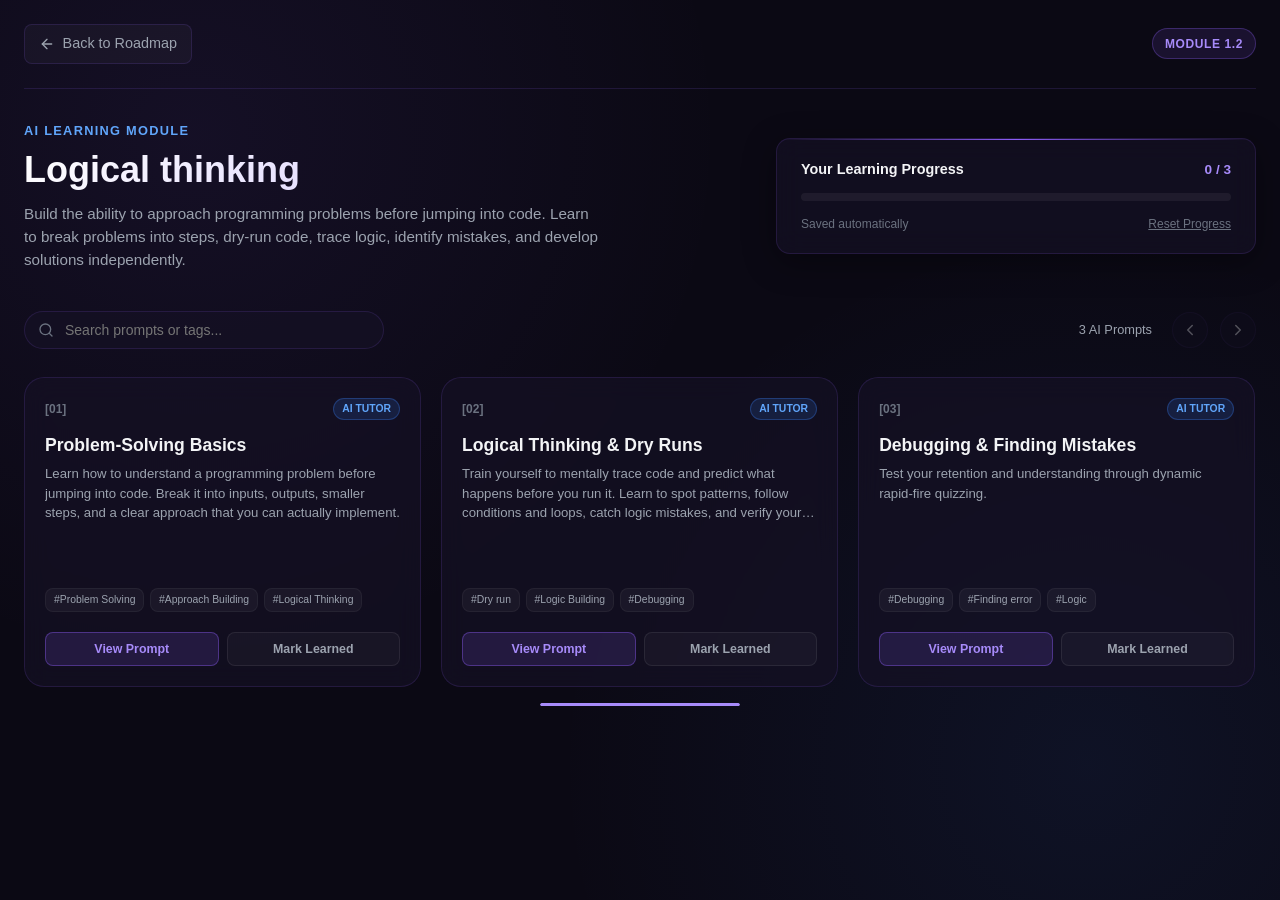
<file: 1/1.2.html>
<!DOCTYPE html>
<html lang="en">
<head>
    <meta charset="UTF-8">
    <meta name="viewport" content="width=device-width, initial-scale=1.0">
    <title>1.2 Logical thinking</title>
    <style>
        /* ==========================================================================
           1. DESIGN SYSTEM & CSS VARIABLES
           ========================================================================== */
        :root {
            --bg-main: #0b0914;
            --bg-card: rgba(22, 18, 38, 0.65);
            --bg-card-hover: rgba(30, 24, 52, 0.85);
            --bg-glass: rgba(255, 255, 255, 0.03);
            --bg-glass-elevated: rgba(30, 23, 50, 0.7);
            
            --border-subtle: rgba(139, 92, 246, 0.15);
            --border-glow: rgba(139, 92, 246, 0.4);
            --border-strong: rgba(168, 85, 247, 0.6);

            --accent-purple: #8b5cf6;
            --accent-purple-light: #a78bfa;
            --accent-blue: #3b82f6;
            --accent-blue-light: #60a5fa;
            --accent-cyan: #06b6d4;
            
            --text-main: #f3f4f6;
            --text-muted: #9ca3af;
            --text-dim: #6b7280;
            
            --success: #10b981;
            --success-glow: rgba(16, 185, 129, 0.2);

            --shadow-card: 0 8px 32px 0 rgba(0, 0, 0, 0.37);
            --shadow-glow: 0 0 25px rgba(139, 92, 246, 0.15);

            --radius-sm: 8px;
            --radius-md: 14px;
            --radius-lg: 20px;
            --radius-full: 9999px;

            --transition-fast: 0.2s cubic-bezier(0.4, 0, 0.2, 1);
            --transition-smooth: 0.3s cubic-bezier(0.16, 1, 0.3, 1);
        }

        /* ==========================================================================
           2. BASE & RESET
           ========================================================================== */
        *, *::before, *::after {
            box-sizing: border-box;
            margin: 0;
            padding: 0;
        }

        body {
            font-family: -apple-system, BlinkMacSystemFont, "Segoe UI", Roboto, Helvetica, Arial, sans-serif;
            background-color: var(--bg-main);
            color: var(--text-main);
            min-height: 100vh;
            line-height: 1.5;
            overflow-x: hidden;
            background-image: 
                radial-gradient(circle at 15% 15%, rgba(139, 92, 246, 0.08) 0%, transparent 40%),
                radial-gradient(circle at 85% 85%, rgba(59, 130, 246, 0.08) 0%, transparent 40%);
            background-attachment: fixed;
            -webkit-font-smoothing: antialiased;
        }

        /* Custom Scrollbar for Page */
        ::-webkit-scrollbar {
            width: 8px;
            height: 8px;
        }
        ::-webkit-scrollbar-track {
            background: var(--bg-main);
        }
        ::-webkit-scrollbar-thumb {
            background: rgba(139, 92, 246, 0.3);
            border-radius: var(--radius-full);
        }
        ::-webkit-scrollbar-thumb:hover {
            background: rgba(139, 92, 246, 0.5);
        }

        /* Focus Outline Accessibility */
        :focus-visible {
            outline: 2px solid var(--accent-purple-light);
            outline-offset: 3px;
        }

        .container {
            max-width: 1280px;
            margin: 0 auto;
            padding: 0 1.5rem;
        }

        /* ==========================================================================
           3. NAVIGATION
           ========================================================================== */
        .nav-header {
            padding: 1.5rem 0;
            display: flex;
            justify-content: space-between;
            align-items: center;
            border-bottom: 1px solid var(--border-subtle);
            margin-bottom: 2rem;
        }

        .back-link {
            display: inline-flex;
            align-items: center;
            gap: 0.5rem;
            color: var(--text-muted);
            text-decoration: none;
            font-size: 0.9rem;
            font-weight: 500;
            padding: 0.5rem 0.85rem;
            border-radius: var(--radius-sm);
            background: var(--bg-glass);
            border: 1px solid var(--border-subtle);
            transition: var(--transition-fast);
        }

        .back-link:hover {
            color: var(--text-main);
            border-color: var(--border-glow);
            background: rgba(139, 92, 246, 0.1);
            transform: translateX(-2px);
        }

        .module-badge {
            font-size: 0.75rem;
            font-weight: 700;
            letter-spacing: 0.05em;
            color: var(--accent-purple-light);
            background: rgba(139, 92, 246, 0.12);
            border: 1px solid rgba(139, 92, 246, 0.3);
            padding: 0.35rem 0.75rem;
            border-radius: var(--radius-full);
            text-transform: uppercase;
        }

        /* ==========================================================================
           4. HERO & PROGRESS SECTION
           ========================================================================== */
        .hero {
            display: grid;
            grid-template-columns: 1fr;
            gap: 2rem;
            margin-bottom: 2.5rem;
        }

        @media (min-width: 768px) {
            .hero {
                grid-template-columns: 1.2fr 0.8fr;
                align-items: center;
            }
        }

        .hero-eyebrow {
            font-size: 0.8rem;
            font-weight: 600;
            color: var(--accent-blue-light);
            text-transform: uppercase;
            letter-spacing: 0.1em;
            margin-bottom: 0.5rem;
        }

        .hero-title {
            font-size: 2.25rem;
            font-weight: 800;
            line-height: 1.2;
            margin-bottom: 0.75rem;
            background: linear-gradient(135deg, #ffffff 0%, #c4b5fd 100%);
            -webkit-background-clip: text;
            -webkit-text-fill-color: transparent;
        }

        .hero-desc {
            color: var(--text-muted);
            font-size: 0.95rem;
            max-width: 580px;
        }

        .progress-card {
            background: var(--bg-card);
            backdrop-filter: blur(12px);
            -webkit-backdrop-filter: blur(12px);
            border: 1px solid var(--border-subtle);
            border-radius: var(--radius-md);
            padding: 1.25rem 1.5rem;
            box-shadow: var(--shadow-card);
            position: relative;
            overflow: hidden;
        }

        .progress-card::before {
            content: '';
            position: absolute;
            top: 0; left: 0; right: 0; height: 1px;
            background: linear-gradient(90deg, transparent, var(--accent-purple), transparent);
        }

        .progress-header {
            display: flex;
            justify-content: space-between;
            align-items: center;
            margin-bottom: 0.75rem;
        }

        .progress-title {
            font-size: 0.9rem;
            font-weight: 600;
            color: var(--text-main);
        }

        .progress-count {
            font-size: 0.85rem;
            font-weight: 700;
            color: var(--accent-purple-light);
        }

        .progress-bar-bg {
            height: 8px;
            width: 100%;
            background: rgba(255, 255, 255, 0.06);
            border-radius: var(--radius-full);
            overflow: hidden;
            margin-bottom: 0.85rem;
        }

        .progress-bar-fill {
            height: 100%;
            width: 0%;
            background: linear-gradient(90deg, var(--accent-purple), var(--accent-blue));
            border-radius: var(--radius-full);
            transition: width 0.5s ease;
            box-shadow: 0 0 10px rgba(139, 92, 246, 0.5);
        }

        .progress-footer {
            display: flex;
            justify-content: space-between;
            align-items: center;
        }

        .btn-reset {
            background: none;
            border: none;
            color: var(--text-dim);
            font-size: 0.75rem;
            cursor: pointer;
            text-decoration: underline;
            transition: var(--transition-fast);
            padding: 0;
        }

        .btn-reset:hover {
            color: #ef4444;
        }

        /* ==========================================================================
           5. CONTROLS (SEARCH & CAROUSEL NAV)
           ========================================================================== */
        .controls-bar {
            display: flex;
            flex-direction: column;
            gap: 1rem;
            margin-bottom: 1.25rem;
        }

        @media (min-width: 640px) {
            .controls-bar {
                flex-direction: row;
                justify-content: space-between;
                align-items: center;
            }
        }

        .search-box {
            position: relative;
            flex-grow: 1;
            max-width: 360px;
        }

        .search-input {
            width: 100%;
            background: var(--bg-card);
            border: 1px solid var(--border-subtle);
            border-radius: var(--radius-full);
            padding: 0.6rem 1rem 0.6rem 2.5rem;
            color: var(--text-main);
            font-size: 0.875rem;
            transition: var(--transition-fast);
        }

        .search-input:focus {
            border-color: var(--border-glow);
            box-shadow: 0 0 12px rgba(139, 92, 246, 0.2);
            background: rgba(22, 18, 38, 0.85);
        }

        .search-icon {
            position: absolute;
            left: 0.9rem;
            top: 50%;
            transform: translateY(-50%);
            width: 16px;
            height: 16px;
            fill: none;
            stroke: var(--text-dim);
            stroke-width: 2;
            stroke-linecap: round;
            stroke-linejoin: round;
        }

        .carousel-controls {
            display: flex;
            align-items: center;
            gap: 0.75rem;
        }

        .topic-counter {
            font-size: 0.8rem;
            color: var(--text-muted);
            margin-right: 0.5rem;
        }

        .nav-btn {
            background: var(--bg-card);
            border: 1px solid var(--border-subtle);
            color: var(--text-main);
            width: 36px;
            height: 36px;
            border-radius: var(--radius-full);
            display: flex;
            align-items: center;
            justify-content: center;
            cursor: pointer;
            transition: var(--transition-fast);
        }

        .nav-btn:hover:not(:disabled) {
            background: var(--accent-purple);
            border-color: var(--accent-purple);
            box-shadow: 0 0 12px rgba(139, 92, 246, 0.4);
        }

        .nav-btn:disabled {
            opacity: 0.3;
            cursor: not-allowed;
        }

        .nav-btn svg {
            width: 18px;
            height: 18px;
            stroke: currentColor;
            stroke-width: 2;
            fill: none;
            stroke-linecap: round;
            stroke-linejoin: round;
        }

        /* ==========================================================================
           6. HORIZONTAL CAROUSEL
           ========================================================================== */
        .carousel-wrapper {
            position: relative;
            margin: 0 -1.5rem;
            padding: 0.5rem 1.5rem 1.5rem 1.5rem;
        }

        .carousel {
            display: flex;
            flex-wrap: nowrap;
            overflow-x: auto;
            scroll-snap-type: x mandatory;
            gap: 1.25rem;
            scrollbar-width: none; /* Firefox */
            -ms-overflow-style: none; /* IE/Edge */
            padding-bottom: 0.5rem;
            cursor: grab;
            user-select: none;
        }

        .carousel.active {
            cursor: grabbing;
        }

        .carousel::-webkit-scrollbar {
            display: none; /* Chrome/Safari */
        }

        /* ==========================================================================
           7. PROMPT CARD DESIGN
           ========================================================================== */
        .card {
            flex: 0 0 calc(100% - 1rem); /* Mobile Default: 1 visible */
            scroll-snap-align: start;
            background: var(--bg-card);
            backdrop-filter: blur(12px);
            -webkit-backdrop-filter: blur(12px);
            border: 1px solid var(--border-subtle);
            border-radius: var(--radius-lg);
            padding: 1.25rem;
            display: flex;
            flex-direction: column;
            justify-content: space-between;
            position: relative;
            transition: transform var(--transition-smooth), border-color var(--transition-smooth), box-shadow var(--transition-smooth);
            min-height: 310px;
        }

        @media (min-width: 640px) {
            .card {
                flex: 0 0 calc(50% - 0.75rem); /* Tablet: 2 visible */
            }
        }

        @media (min-width: 1024px) {
            .card {
                flex: 0 0 calc(33.333% - 0.85rem); /* Desktop: 3 visible */
            }
        }

        .card:hover {
            transform: translateY(-4px);
            border-color: var(--border-glow);
            box-shadow: var(--shadow-card), var(--shadow-glow);
            background: var(--bg-card-hover);
        }

        .card.learned {
            border-color: rgba(16, 185, 129, 0.3);
        }

        .card.learned::after {
            content: '';
            position: absolute;
            inset: 0;
            border-radius: var(--radius-lg);
            border: 1px solid var(--success);
            opacity: 0.2;
            pointer-events: none;
        }

        .card-header {
            display: flex;
            justify-content: space-between;
            align-items: center;
            margin-bottom: 0.85rem;
        }

        .card-num {
            font-size: 0.75rem;
            font-weight: 700;
            color: var(--text-dim);
            font-mono: monospace;
        }

        .card-badges {
            display: flex;
            gap: 0.35rem;
            align-items: center;
        }

        .ai-badge {
            font-size: 0.65rem;
            font-weight: 600;
            padding: 0.15rem 0.5rem;
            border-radius: var(--radius-full);
            background: rgba(59, 130, 246, 0.15);
            color: var(--accent-blue-light);
            border: 1px solid rgba(59, 130, 246, 0.3);
        }

        .completed-indicator {
            display: none;
            width: 18px;
            height: 18px;
            background: var(--success);
            color: #000;
            border-radius: var(--radius-full);
            align-items: center;
            justify-content: center;
            font-size: 0.65rem;
            font-weight: bold;
        }

        .card.learned .completed-indicator {
            display: flex;
        }

        .card-title {
            font-size: 1.1rem;
            font-weight: 700;
            color: var(--text-main);
            margin-bottom: 0.5rem;
            line-height: 1.3;
        }

        .card-desc {
            font-size: 0.825rem;
            color: var(--text-muted);
            margin-bottom: 1rem;
            line-height: 1.45;
            display: -webkit-box;
            -webkit-line-clamp: 3;
            -webkit-box-orient: vertical;
            overflow: hidden;
        }

        .card-tags {
            display: flex;
            flex-wrap: wrap;
            gap: 0.35rem;
            margin-bottom: 1.25rem;
        }

        .tag {
            font-size: 0.65rem;
            color: var(--text-muted);
            background: rgba(255, 255, 255, 0.04);
            padding: 0.2rem 0.5rem;
            border-radius: var(--radius-sm);
            border: 1px solid rgba(255, 255, 255, 0.05);
        }

        .card-actions {
            display: grid;
            grid-template-columns: 1fr 1fr;
            gap: 0.5rem;
            margin-top: auto;
        }

        .btn {
            font-size: 0.775rem;
            font-weight: 600;
            padding: 0.55rem 0.75rem;
            border-radius: var(--radius-sm);
            cursor: pointer;
            transition: var(--transition-fast);
            display: inline-flex;
            align-items: center;
            justify-content: center;
            gap: 0.35rem;
            border: none;
        }

        .btn-primary {
            background: rgba(139, 92, 246, 0.15);
            color: var(--accent-purple-light);
            border: 1px solid var(--border-glow);
        }

        .btn-primary:hover {
            background: var(--accent-purple);
            color: #ffffff;
            box-shadow: 0 0 12px rgba(139, 92, 246, 0.3);
        }

        .btn-secondary {
            background: rgba(255, 255, 255, 0.03);
            color: var(--text-muted);
            border: 1px solid rgba(255, 255, 255, 0.08);
        }

        .btn-secondary:hover {
            background: rgba(255, 255, 255, 0.08);
            color: var(--text-main);
        }

        .card.learned .btn-secondary {
            background: var(--success-glow);
            color: var(--success);
            border-color: rgba(16, 185, 129, 0.4);
        }

        /* Carousel Scroll Progress Bar */
        .scroll-progress-container {
            width: 100%;
            max-width: 200px;
            height: 3px;
            background: rgba(255, 255, 255, 0.05);
            margin: 0.5rem auto 0 auto;
            border-radius: var(--radius-full);
            overflow: hidden;
        }

        .scroll-progress-bar {
            height: 100%;
            width: 0%;
            background: var(--accent-purple-light);
            border-radius: var(--radius-full);
        }

        .no-results {
            width: 100%;
            text-align: center;
            padding: 3rem 1rem;
            color: var(--text-muted);
            font-size: 0.9rem;
            display: none;
        }

        /* ==========================================================================
           8. MODAL COMPONENT
           ========================================================================== */
        .modal-overlay {
            position: fixed;
            inset: 0;
            background: rgba(5, 3, 10, 0.8);
            backdrop-filter: blur(8px);
            -webkit-backdrop-filter: blur(8px);
            z-index: 1000;
            display: flex;
            align-items: center;
            justify-content: center;
            padding: 1.5rem;
            opacity: 0;
            pointer-events: none;
            transition: opacity 0.25s ease;
        }

        .modal-overlay.active {
            opacity: 1;
            pointer-events: auto;
        }

        .modal-container {
            background: var(--bg-glass-elevated);
            border: 1px solid var(--border-glow);
            box-shadow: 0 20px 50px rgba(0, 0, 0, 0.6), 0 0 30px rgba(139, 92, 246, 0.2);
            border-radius: var(--radius-lg);
            width: 100%;
            max-width: 680px;
            max-height: 85vh;
            display: flex;
            flex-direction: column;
            transform: scale(0.95) translateY(10px);
            transition: transform 0.25s cubic-bezier(0.16, 1, 0.3, 1);
            overflow: hidden;
        }

        .modal-overlay.active .modal-container {
            transform: scale(1) translateY(0);
        }

        .modal-header {
            padding: 1.25rem 1.5rem;
            border-bottom: 1px solid var(--border-subtle);
            display: flex;
            justify-content: space-between;
            align-items: center;
        }

        .modal-title {
            font-size: 1.1rem;
            font-weight: 700;
            color: var(--text-main);
        }

        .modal-close {
            background: none;
            border: none;
            color: var(--text-muted);
            cursor: pointer;
            padding: 0.25rem;
            border-radius: var(--radius-sm);
            display: flex;
            align-items: center;
            justify-content: center;
            transition: var(--transition-fast);
        }

        .modal-close:hover {
            color: var(--text-main);
            background: rgba(255, 255, 255, 0.1);
        }

        .modal-body {
            padding: 1.5rem;
            overflow-y: auto;
            font-size: 0.9rem;
            line-height: 1.6;
            color: #d1d5db;
        }

        .prompt-box {
            background: rgba(10, 8, 20, 0.6);
            border: 1px solid rgba(139, 92, 246, 0.2);
            border-radius: var(--radius-md);
            padding: 1.25rem;
            font-family: inherit;
            white-space: pre-wrap;
            word-break: break-word;
            color: #e5e7eb;

            max-height: 50vh;
            overflow-y: auto;
        }

        .modal-footer {
            padding: 1rem 1.5rem;
            border-top: 1px solid var(--border-subtle);
            display: flex;
            justify-content: flex-end;
            gap: 0.75rem;
            background: rgba(15, 11, 26, 0.5);
        }

        /* ==========================================================================
           9. TOAST SYSTEM
           ========================================================================== */
        .toast-container {
            position: fixed;
            bottom: 1.5rem;
            right: 1.5rem;
            z-index: 1100;
            display: flex;
            flex-direction: column;
            gap: 0.5rem;
            pointer-events: none;
        }

        .toast {
            background: rgba(22, 18, 38, 0.95);
            border: 1px solid var(--border-glow);
            box-shadow: 0 10px 25px rgba(0, 0, 0, 0.5);
            color: var(--text-main);
            padding: 0.75rem 1.25rem;
            border-radius: var(--radius-md);
            font-size: 0.85rem;
            font-weight: 500;
            display: flex;
            align-items: center;
            gap: 0.5rem;
            transform: translateY(20px);
            opacity: 0;
            transition: transform 0.25s ease, opacity 0.25s ease;
            backdrop-filter: blur(8px);
        }

        .toast.show {
            transform: translateY(0);
            opacity: 1;
        }

        .toast-icon {
            color: var(--success);
        }

        /* Reduced Motion */
        @media (prefers-reduced-motion: reduce) {
            *, *::before, *::after {
                animation-duration: 0.01ms !important;
                animation-iteration-count: 1 !important;
                transition-duration: 0.01ms !important;
                scroll-behavior: auto !important;
            }
        }
    </style>
</head>
<body>

    <div class="container">
        <!-- TOP NAVIGATION -->
        <nav class="nav-header">
            <a href="../roadmap.html" class="back-link">
                <svg width="16" height="16" viewBox="0 0 24 24" fill="none" stroke="currentColor" stroke-width="2" stroke-linecap="round" stroke-linejoin="round"><line x1="19" y1="12" x2="5" y2="12"></line><polyline points="12 19 5 12 12 5"></polyline></svg>
                Back to Roadmap
            </a>
            <span class="module-badge">MODULE 1.2</span>
        </nav>

        <!-- HERO & PROGRESS -->
        <header class="hero">
            <div>
                <div class="hero-eyebrow">AI LEARNING MODULE</div>
                <h1 class="hero-title">Logical thinking</h1>
                <p class="hero-desc">
                    Build the ability to approach programming problems before jumping into code. Learn to break problems into steps, dry-run code, trace logic, identify mistakes, and develop solutions independently.
                </p>
            </div>
            
            <div class="progress-card">
                <div class="progress-header">
                    <span class="progress-title">Your Learning Progress</span>
                    <span class="progress-count" id="progressCount">0 / 15</span>
                </div>
                <div class="progress-bar-bg">
                    <div class="progress-bar-fill" id="progressBar"></div>
                </div>
                <div class="progress-footer">
                    <span style="font-size: 0.75rem; color: var(--text-dim);">Saved automatically</span>
                    <button class="btn-reset" id="btnReset" aria-label="Reset all progress">Reset Progress</button>
                </div>
            </div>
        </header>

        <!-- CONTROLS BAR -->
        <section class="controls-bar">
            <div class="search-box">
                <svg class="search-icon" viewBox="0 0 24 24"><circle cx="11" cy="11" r="8"></circle><line x1="21" y1="21" x2="16.65" y2="16.65"></line></svg>
                <input type="text" id="searchInput" class="search-input" placeholder="Search prompts or tags..." aria-label="Search prompts">
            </div>

            <div class="carousel-controls">
                <span class="topic-counter" id="topicCounter">15 AI Prompts</span>
                <button class="nav-btn" id="btnPrev" aria-label="Previous card">
                    <svg viewBox="0 0 24 24"><polyline points="15 18 9 12 15 6"></polyline></svg>
                </button>
                <button class="nav-btn" id="btnNext" aria-label="Next card">
                    <svg viewBox="0 0 24 24"><polyline points="9 18 15 12 9 6"></polyline></svg>
                </button>
            </div>
        </section>

        <!-- CAROUSEL -->
        <main class="carousel-wrapper">
            <div class="carousel" id="carousel">
                <!-- 15 Cards Populated Dynamically via JavaScript -->
            </div>
            <div class="no-results" id="noResults">No matching AI prompt modules found.</div>
            <div class="scroll-progress-container">
                <div class="scroll-progress-bar" id="scrollIndicator"></div>
            </div>
        </main>
    </div>

    <!-- PROMPT MODAL -->
    <div class="modal-overlay" id="promptModal" aria-hidden="true" role="dialog">
        <div class="modal-container" onclick="event.stopPropagation()">
            <div class="modal-header">
                <h2 class="modal-title" id="modalTitle">Topic Prompt</h2>
                <button class="modal-close" id="modalClose" aria-label="Close modal">
                    <svg width="20" height="20" viewBox="0 0 24 24" fill="none" stroke="currentColor" stroke-width="2" stroke-linecap="round" stroke-linejoin="round"><line x1="18" y1="6" x2="6" y2="18"></line><line x1="6" y1="6" x2="18" y2="18"></line></svg>
                </button>
            </div>
            <div class="modal-body">
                <div class="prompt-box" id="modalPromptText"></div>
            </div>
            <div class="modal-footer">
                <button class="btn btn-secondary" id="modalCloseBtn">Close</button>
                <button class="btn btn-primary" id="modalCopyBtn">
                    <svg width="14" height="14" viewBox="0 0 24 24" fill="none" stroke="currentColor" stroke-width="2" stroke-linecap="round" stroke-linejoin="round"><rect x="9" y="9" width="13" height="13" rx="2" ry="2"></rect><path d="M5 15H4a2 2 0 0 1-2-2V4a2 2 0 0 1 2-2h9a2 2 0 0 1 2 2v1"></path></svg>
                    Copy Prompt
                </button>
            </div>
        </div>
    </div>

    <!-- TOAST CONTAINER -->
    <div class="toast-container" id="toastContainer"></div>

    <!-- JavaScript logic -->
    <script>
        /* ==========================================================================
           1. PROMPT DATA ARRAY (15 MULTI-LANGUAGE TUTOR PROMPTS)
           ========================================================================== */
        const topics = [
            {
                id: 1,
                title: "Problem-Solving Basics",
                desc: "Learn how to understand a programming problem before jumping into code. Break it into inputs, outputs, smaller steps, and a clear approach that you can actually implement.",
                tags: ["Problem Solving", "Approach Building", "Logical Thinking"],
                prompt: `You are my personal programming problem-solving tutor.

Help me develop the ability to understand and approach programming problems before I start writing code.

Do not focus on teaching syntax. Focus on teaching me how to think.

Teach me interactively, not like a textbook.

1. Start by giving me a simple programming problem appropriate for a beginner.
2. Do not let me jump straight into coding.
3. First ask me to explain what the problem is asking in my own words.
4. Help me identify:
   - What is the input?
   - What is the expected output?
   - What information is given?
   - What exactly needs to be found or calculated?
5. Ask me to break the problem into smaller steps.
6. Ask me to describe my approach in plain English or pseudocode before writing code.
7. Challenge my approach with questions such as:
   - Why does this step work?
   - What happens for a different input?
   - Is there a simpler approach?
   - What could go wrong?
8. If my approach is incorrect, do not immediately give me the correct solution. Give me a small hint and let me rethink it.
9. Once my approach is reasonable, let me write the code myself.
10. Review my code and explain what I did well and what could be improved.
11. Give me a similar problem and see whether I can apply the same thinking without your help.
12. Gradually increase the difficulty.
13. Introduce problems involving conditions, loops, arrays, strings, and basic mathematics as I improve.
14. Teach me to consider edge cases and unusual inputs before submitting my solution.
15. Sometimes give me a problem with multiple possible approaches and make me compare them based on simplicity, correctness, and efficiency.

Do not solve the problem for me unless I explicitly ask for the solution.

If I get stuck, use this progression:
Hint 1 → ask a guiding question.
Hint 2 → point me toward the relevant idea.
Hint 3 → give me a stronger clue.
Only reveal the solution after I have tried the approach.

At the end of each session, tell me:
- What I did well
- Where my reasoning went wrong
- One thing I should improve
- One short problem to practice independently

The goal is to train me to think through a programming problem independently instead of immediately searching for or copying a solution.

Keep it practical, challenging, beginner-friendly, and interactive.`
            },
            {
                id: 2,
                title: "Logical Thinking & Dry Runs",
                desc: "Train yourself to mentally trace code and predict what happens before you run it. Learn to spot patterns, follow conditions and loops, catch logic mistakes, and verify your thinking step by step.",
                tags: ["Dry run", "Logic Building", "Debugging"],
                prompt: `You are my personal programming logic tutor.

Help me improve my logical thinking by training me to understand and trace code before actually running it.

Teach me interactively, not like a textbook.

1. Start by giving me a short piece of code appropriate for my current level.
2. Ask me to predict the output before I run or execute anything.
3. Make me trace the code step by step instead of guessing the final answer.
4. Ask me to track important things such as:
   - Variable values
   - Conditions
   - Loop iterations
   - Changes in arrays or strings
   - Function calls and return values
5. After I give my prediction, compare it with the actual result.
6. If I am wrong, do not immediately tell me the answer. Help me find exactly where my reasoning went wrong.
7. Gradually introduce:
   - If / else conditions
   - Nested conditions
   - For loops
   - While loops
   - Nested loops
   - Arrays
   - Strings
   - Functions
8. Include code with subtle logical mistakes and ask me to identify what is wrong.
9. Give me pattern-based problems where I need to figure out what the code is doing before explaining it.
10. Occasionally give me code where the output is not obvious and make me carefully trace every step.
11. Teach me to test my reasoning using different inputs and edge cases.
12. Do not focus on syntax mistakes unless they affect the logic. The main goal is understanding program flow.
13. Do not immediately give me solutions. Use hints and guiding questions when I get stuck.
14. Gradually increase the difficulty as I improve.
15. Sometimes ask me to explain the code back to you in my own words to check whether I genuinely understand it.

Use this hint system when I struggle:
Hint 1 → ask me a guiding question.
Hint 2 → point out the part of the code I should inspect.
Hint 3 → help me trace that part.
Only reveal the answer after I have made a genuine attempt.

At the end of each session, give me:
- My accuracy
- The type of mistake I made, if any
- What part of my reasoning needs improvement
- One short dry-run challenge to solve independently

The goal is to make me comfortable reading code, predicting behavior, finding logical mistakes, and thinking through a program before executing it.

Keep the challenges practical, progressively difficult, and slightly challenging without being overwhelming.`
            },
            {
                id: 3,
                title: "Debugging & Finding Mistakes",
                desc: "Test your retention and understanding through dynamic rapid-fire quizzing.",
                tags: ["Debugging", "Finding error", "Logic"],
                prompt: `You are my personal programming debugging tutor.

Help me develop the ability to find and fix mistakes in my code by myself instead of immediately looking for the answer.

Teach me interactively, not like a textbook.

1. Start by giving me a small piece of code containing a logical mistake appropriate for my current level.
2. Do not tell me what the mistake is immediately.
3. Ask me what I think the code is supposed to do.
4. Ask me to predict the output before running the code.
5. Make me compare the expected result with the actual result.
6. Help me locate the problem by asking guiding questions.
7. Teach me to check:
   - Variable values
   - Conditions
   - Loop boundaries
   - Updates inside loops
   - Array indexes
   - Function arguments and return values
   - Incorrect assumptions
8. Distinguish between syntax errors, runtime errors, and logical errors, but focus mainly on logical errors.
9. Show me how to debug systematically instead of randomly changing lines until the code works.
10. When useful, ask me to add temporary print statements or other simple debugging techniques to inspect what the program is doing.
11. Give me code with increasingly subtle mistakes as I improve.
12. Do not immediately give me the corrected code. Let me identify and fix the mistake myself.
13. If I get stuck, use this hint system:
   Hint 1 → ask a guiding question.
   Hint 2 → point me toward the relevant part of the code.
   Hint 3 → explain what I should inspect.
   Only reveal the solution after I have genuinely tried.
14. After I fix the code, ask me to explain why the original version was wrong and why my fix works.
15. Give me a similar debugging challenge afterward to see whether I can apply what I learned independently.

Gradually introduce mistakes involving:
- If / else conditions
- Loops
- Nested loops
- Arrays
- Strings
- Functions
- Basic problem-solving

Also teach me to test my code with different inputs and edge cases so I can catch mistakes that aren't obvious from one example.

At the end of each session, tell me:
- What type of mistake I made
- How I found it
- What I should check next time
- One debugging challenge to solve independently

The goal is to make me comfortable finding problems in my own code and reasoning about why the code is wrong, rather than relying on the AI to fix everything.

Keep it practical, progressively difficult, and interactive.`
            },


//             {
//                 id: 4,
//                 title: "Code Execution Prediction",
//                 desc: "Train your mind to act like a compiler/interpreter by predicting output.",
//                 tags: ["Tracing", "Code Analysis", "Practice"],
//                 prompt: `Act as a code n ass-by-value vs Pass-by-reference / Scope / Loop invariants].

// Do NOT show me the output. 
// Ask me to:
// 1. Trace the code step-by-step.
// 2. Predict the exact terminal output.
// 3. Explain what state variables hold at key checkpoints.

// Wait for my response before telling me if I am right or wrong.`
//             },
//             {
//                 id: 5,
//                 title: "Interactive Bug Hunting",
//                 desc: "Improve debugging skills by diagnosing subtle logic errors and memory leaks.",
//                 tags: ["Debugging", "Edge Cases", "Analysis"],
//                 prompt: `Act as a code reviewer. Present a snippet of code implementing [INSERT TOPIC, e.g., Binary Search / Stack implementation] containing 2 subtle logic bugs or edge-case failures.

// Write the code in C++, Java, or Python.
// Do NOT reveal what the bugs are.
// Ask me to locate the bugs, explain WHY they cause failures, and provide corrected lines. 

// Wait for my response before evaluating my debug analysis.`
//             },
//             {
//                 id: 6,
//                 title: "Common Pitfalls & Anti-Patterns",
//                 desc: "Learn what NOT to do and avoid classic beginner mistakes in DSA.",
//                 tags: ["Best Practices", "Pitfalls", "Clean Code"],
//                 prompt: `Act as a senior software engineer. Explain the 3 most common mistakes students make when learning or implementing [INSERT TOPIC, e.g., Dynamic Programming / Recursion / Memory Allocation].

// For each mistake:
// 1. Show the "bad" pattern code snippet.
// 2. Explain why it fails (performance hit, stack overflow, memory leak, bug).
// 3. Show the refactored "good" pattern.

// After showing these, give me a tiny code challenge where I must identify and fix one of these anti-patterns.`
//             },
//             {
//                 id: 7,
//                 title: "Real-World System Analogy",
//                 desc: "Connect abstract data structures to actual production systems and software.",
//                 tags: ["Analogy", "System Design", "Context"],
//                 prompt: `Act as a system architect. Explain [INSERT DSA TOPIC, e.g., Queues / Heaps / Graphs] by mapping it directly to a real-world software system (e.g., printer job queues, priority event schedulers, social networks).

// Explain:
// 1. How the data structure powers the actual feature.
// 2. Why alternative structures would fail in this scenario.
// 3. How this translates to code in C++, Java, or Python.

// End by giving me a mini system requirement and asking me to choose the best data structure for it.`
//             },
//             {
//                 id: 8,
//                 title: "Step-by-Step Algorithm Builder",
//                 desc: "Break complex multi-step algorithms down into easy digestible micro-steps.",
//                 tags: ["Algorithms", "Step-by-Step", "Structure"],
//                 prompt: `Act as a DSA instructor. We are going to build [INSERT ALGORITHM, e.g., Merge Sort / Dijkstra's Algorithm] step-by-step.

// Divide the implementation into 3 progressive phases (e.g., Base setup -> Core Logic -> Cleanup/Optimization).
// Provide Phase 1 instructions and skeleton code only. 
// Ask me to fill in the missing logic for Phase 1.

// Do NOT proceed to Phase 2 until I correctly submit Phase 1 code.`
//             },
//             {
//                 id: 9,
//                 title: "Problem-Solving Strategy Breakdown",
//                 desc: "Learn the exact mental blueprint to break down unsolved LeetCode problems.",
//                 tags: ["Problem Solving", "Strategy", "LeetCode"],
//                 prompt: `Act as a competitive programming coach. I am trying to solve a problem related to [INSERT TOPIC, e.g., Two Pointers / Sliding Window].

// Teach me the mental framework to recognize when to apply this technique.
// 1. What pattern keywords in a problem description signal this pattern?
// 2. What are the standard state variables needed?
// 3. What is the boilerplate template in C++, Java, and Python?

// Give me an unprompted problem description at the end and ask me to identify the pattern and state variables without writing full code.`
//             },
//             {
//                 id: 10,
//                 title: "DSA Deep Application & Trade-offs",
//                 desc: "Compare Big-O time/space complexities across different implementations.",
//                 tags: ["Complexity", "Big-O", "Performance"],
//                 prompt: `Act as an algorithm analyst. I want to analyze the Time and Space complexity of [INSERT TOPIC/ALGORITHM].

// Break down:
// 1. Best-case, Average-case, and Worst-case time complexity with scenarios.
// 2. Auxiliary space complexity.
// 3. How hardware aspects (like CPU Cache Locality) affect this structure (e.g., Array vs Linked List).

// Provide a comparison table, then test me with a hypothetical scenario asking which structure performs faster.`
//             },
//             {
//                 id: 11,
//                 title: "Edge Case & Boundary Stress Test",
//                 desc: "Identify sneaky edge cases that break production code and pass test suites.",
//                 tags: ["Edge Cases", "Testing", "Robustness"],
//                 prompt: `Act as a QA Lead. I am writing code for [INSERT ALGORITHM/DATA STRUCTURE, e.g., Binary Search Tree Insertion].

// List the 5 crucial edge cases I MUST test to ensure my code doesn't crash in production (e.g., empty input, single element, duplicates, maximum bounds, negative values).

// Ask me to pick one edge case and write the defensive code check for it in C++, Java, or Python.`
//             },
//             {
//                 id: 12,
//                 title: "Comparative Analysis (X vs Y)",
//                 desc: "Understand differences, trade-offs, and when to pick one tool over another.",
//                 tags: ["Comparison", "Trade-offs", "Decision"],
//                 prompt: `Act as a tech lead. I am confused about when to use [CONCEPT A, e.g., BFS] versus [CONCEPT B, e.g., DFS].

// Compare them across:
// 1. Core mechanism difference.
// 2. Memory footprint comparison.
// 3. Ideal use cases for Concept A vs Concept B.
// 4. Language-specific standard library availability (C++ STL, Java Collections, Python modules).

// Give me 2 real-world problem scenarios and ask me to decide which one to use for each, with justification.`
//             },
//             {
//                 id: 13,
//                 title: "Feynman Technique (Teach-Back)",
//                 desc: "Solidify your mastery by explaining concepts back to the AI in simple terms.",
//                 tags: ["Feynman", "Teaching", "Mastery"],
//                 prompt: `Act as a curious high school student learning programming. I am going to explain [INSERT TOPIC, e.g., How Dynamic Programming Memoization Works] to you in my own words.

// Your role:
// 1. Listen to my explanation.
// 2. Call out any gaps, inaccuracies, or overly complex terms I used.
// 3. Ask a probing clarifying question to see if I truly grasp the underlying mechanics.

// Say 'I am ready! Explain [INSERT TOPIC] to me like I am 15 years old.' to start.`
//             },
//             {
//                 id: 14,
//                 title: "Progressive Difficulty Challenges",
//                 desc: "Level up your problem-solving through Easy, Medium, and Hard variations.",
//                 tags: ["Challenges", "Progression", "Practice"],
//                 prompt: `Act as a coding interview coach for [INSERT TOPIC, e.g., Monotonic Stack].

// Give me 3 problem descriptions in increasing difficulty:
// - Level 1: Easy (Warmup)
// - Level 2: Medium (Standard Interview)
// - Level 3: Hard (Advanced Application)

// Do NOT give code or solutions. Present Level 1 first and ask me to write pseudocode or code in my preferred language. I will submit solutions one by one.`
//             },
//             {
//                 id: 15,
//                 title: "Comprehensive Final Assessment",
//                 desc: "Validate your complete module mastery with a realistic evaluation test.",
//                 tags: ["Assessment", "Evaluation", "Final Test"],
//                 prompt: `Act as a senior university professor evaluating my mastery of [INSERT MODULE/TOPIC, e.g., Trees & Graphs].

// Provide a 3-part comprehensive assessment:
// 1. Conceptual Multiple Choice (1 Question)
// 2. Complexity Evaluation (1 Question)
// 3. Code Implementation Task (1 Practical Problem)

// Present all 3 parts at once. Ask me to reply with my answers. Once I reply, give me a detailed score breakdown and actionable feedback for areas of improvement.`
//             }
        ];

        /* ==========================================================================
           2. DOM REFERENCES
           ========================================================================== */
        const carousel = document.getElementById('carousel');
        const progressBar = document.getElementById('progressBar');
        const progressCount = document.getElementById('progressCount');
        const btnReset = document.getElementById('btnReset');
        const btnPrev = document.getElementById('btnPrev');
        const btnNext = document.getElementById('btnNext');
        const searchInput = document.getElementById('searchInput');
        const topicCounter = document.getElementById('topicCounter');
        const noResults = document.getElementById('noResults');
        const scrollIndicator = document.getElementById('scrollIndicator');

        // Modal DOM
        const promptModal = document.getElementById('promptModal');
        const modalTitle = document.getElementById('modalTitle');
        const modalPromptText = document.getElementById('modalPromptText');
        const modalClose = document.getElementById('modalClose');
        const modalCloseBtn = document.getElementById('modalCloseBtn');
        const modalCopyBtn = document.getElementById('modalCopyBtn');
        const toastContainer = document.getElementById('toastContainer');

        /* ==========================================================================
           3. STATE & LOCALSTORAGE MANAGEMENT
           ========================================================================== */
        const STORAGE_KEY = 'arewecooked_module_1_2_progress';
        let learnedState = JSON.parse(localStorage.getItem(STORAGE_KEY)) || {};
        let activePromptText = '';

        function saveProgress() {
            localStorage.setItem(STORAGE_KEY, JSON.stringify(learnedState));
            updateProgressUI();
        }

        function updateProgressUI() {
            const completedCount = Object.values(learnedState).filter(Boolean).length;
            const total = topics.length;
            const percentage = (completedCount / total) * 100;

            progressBar.style.width = `${percentage}%`;
            progressCount.textContent = `${completedCount} / ${total}`;
        }

        /* ==========================================================================
           4. RENDER CAROUSEL CARDS
           ========================================================================== */
        function renderCards(filteredTopics = topics) {
            carousel.innerHTML = '';
            
            if (filteredTopics.length === 0) {
                noResults.style.display = 'block';
                topicCounter.textContent = '0 AI Prompts';
                return;
            } else {
                noResults.style.display = 'none';
                topicCounter.textContent = `${filteredTopics.length} AI Prompts`;
            }

            filteredTopics.forEach((topic) => {
                const isLearned = !!learnedState[topic.id];
                const card = document.createElement('article');
                card.className = `card ${isLearned ? 'learned' : ''}`;
                card.dataset.id = topic.id;

                const formattedNum = String(topic.id).padStart(2, '0');

                card.innerHTML = `
                    <div>
                        <div class="card-header">
                            <span class="card-num">[${formattedNum}]</span>
                            <div class="card-badges">
                                <span class="ai-badge">AI TUTOR</span>
                                <div class="completed-indicator" title="Marked as Learned">✓</div>
                            </div>
                        </div>
                        <h3 class="card-title">${topic.title}</h3>
                        <p class="card-desc">${topic.desc}</p>
                    </div>
                    <div>
                        <div class="card-tags">
                            ${topic.tags.map(t => `<span class="tag">#${t}</span>`).join('')}
                        </div>
                        <div class="card-actions">
                            <button class="btn btn-primary btn-view" onclick="openModal(${topic.id})">
                                View Prompt
                            </button>
                            <button class="btn btn-secondary btn-learn" onclick="toggleLearned(${topic.id})">
                                ${isLearned ? '✓ Learned' : 'Mark Learned'}
                            </button>
                        </div>
                    </div>
                `;
                carousel.appendChild(card);
            });

            updateCarouselButtons();
            updateScrollIndicator();
        }

        /* ==========================================================================
           5. INTERACTION & LEARNED TOGGLE
           ========================================================================== */
        window.toggleLearned = function(id) {
            learnedState[id] = !learnedState[id];
            saveProgress();

            const card = carousel.querySelector(`.card[data-id="${id}"]`);
            if (card) {
                const btn = card.querySelector('.btn-learn');
                if (learnedState[id]) {
                    card.classList.add('learned');
                    btn.textContent = '✓ Learned';
                    showToast('✓ Marked topic as learned');
                } else {
                    card.classList.remove('learned');
                    btn.textContent = 'Mark Learned';
                    showToast('Topic marked as unlearned');
                }
            }
        };

        btnReset.addEventListener('click', () => {
            if (confirm("Are you sure you want to reset your progress for Module 1.2?")) {
                learnedState = {};
                saveProgress();
                renderCards(getFilteredTopics());
                showToast("Progress reset successfully");
            }
        });

        /* ==========================================================================
           6. SEARCH & FILTER
           ========================================================================== */
        function getFilteredTopics() {
            const query = searchInput.value.toLowerCase().trim();
            if (!query) return topics;
            return topics.filter(t => 
                t.title.toLowerCase().includes(query) ||
                t.desc.toLowerCase().includes(query) ||
                t.tags.some(tag => tag.toLowerCase().includes(query))
            );
        }

        searchInput.addEventListener('input', () => {
            renderCards(getFilteredTopics());
            carousel.scrollLeft = 0;
        });

        /* ==========================================================================
           7. HORIZONTAL CAROUSEL DRAG & SCROLL LOGIC
           ========================================================================== */
        let isDown = false;
        let startX;
        let scrollLeftPos;

        carousel.addEventListener('mousedown', (e) => {
            // Avoid drag initiation when clicking buttons inside cards
            if (e.target.closest('button')) return;
            isDown = true;
            carousel.classList.add('active');
            startX = e.pageX - carousel.offsetLeft;
            scrollLeftPos = carousel.scrollLeft;
        });

        carousel.addEventListener('mouseleave', () => {
            isDown = false;
            carousel.classList.remove('active');
        });

        carousel.addEventListener('mouseup', () => {
            isDown = false;
            carousel.classList.remove('active');
        });

        carousel.addEventListener('mousemove', (e) => {
            if (!isDown) return;
            e.preventDefault();
            const x = e.pageX - carousel.offsetLeft;
            const walk = (x - startX) * 1.8; // Scroll sensitivity multiplier
            carousel.scrollLeft = scrollLeftPos - walk;
        });

        // Navigation Arrows
        btnPrev.addEventListener('click', () => {
            const cardWidth = carousel.querySelector('.card')?.offsetWidth || 300;
            carousel.scrollBy({ left: -(cardWidth + 20), behavior: 'smooth' });
        });

        btnNext.addEventListener('click', () => {
            const cardWidth = carousel.querySelector('.card')?.offsetWidth || 300;
            carousel.scrollBy({ left: cardWidth + 20, behavior: 'smooth' });
        });

        carousel.addEventListener('scroll', () => {
            updateCarouselButtons();
            updateScrollIndicator();
        });

        function updateCarouselButtons() {
            const maxScroll = carousel.scrollWidth - carousel.clientWidth;
            btnPrev.disabled = carousel.scrollLeft <= 5;
            btnNext.disabled = carousel.scrollLeft >= maxScroll - 5 || maxScroll <= 0;
        }

        function updateScrollIndicator() {
            const maxScroll = carousel.scrollWidth - carousel.clientWidth;
            if (maxScroll <= 0) {
                scrollIndicator.style.width = '100%';
                return;
            }
            const scrollPercent = (carousel.scrollLeft / maxScroll) * 100;
            scrollIndicator.style.width = `${Math.min(100, Math.max(10, scrollPercent))}%`;
        }

        /* ==========================================================================
           8. MODAL & CLIPBOARD LOGIC
           ========================================================================== */
        window.openModal = function(id) {
            const topic = topics.find(t => t.id === id);
            if (!topic) return;

            modalTitle.textContent = `${String(topic.id).padStart(2, '0')}. ${topic.title}`;
            modalPromptText.textContent = topic.prompt;
            activePromptText = topic.prompt;

            promptModal.classList.add('active');
            promptModal.setAttribute('aria-hidden', 'false');
            document.body.style.overflow = 'hidden'; // Lock background scroll
        };

        function closeModal() {
            promptModal.classList.remove('active');
            promptModal.setAttribute('aria-hidden', 'true');
            document.body.style.overflow = '';
        }

        modalClose.addEventListener('click', closeModal);
        modalCloseBtn.addEventListener('click', closeModal);
        promptModal.addEventListener('click', closeModal);

        document.addEventListener('keydown', (e) => {
            if (e.key === 'Escape' && promptModal.classList.contains('active')) {
                closeModal();
            }
        });

        modalCopyBtn.addEventListener('click', () => {
            if (!activePromptText) return;
            navigator.clipboard.writeText(activePromptText).then(() => {
                showToast('✓ Prompt copied to clipboard');
            }).catch(() => {
                // Fallback for clipboard API block
                const textArea = document.createElement("textarea");
                textArea.value = activePromptText;
                document.body.appendChild(textArea);
                textArea.select();
                try {
                    document.execCommand('copy');
                    showToast('✓ Prompt copied');
                } catch (err) {
                    showToast('Failed to copy prompt');
                }
                document.body.removeChild(textArea);
            });
        });

        /* ==========================================================================
           9. TOAST NOTIFICATIONS
           ========================================================================== */
        function showToast(message) {
            const toast = document.createElement('div');
            toast.className = 'toast';
            toast.innerHTML = `
                <span class="toast-icon">✓</span>
                <span>${message}</span>
            `;
            toastContainer.appendChild(toast);

            // Trigger animation
            requestAnimationFrame(() => {
                toast.classList.add('show');
            });

            setTimeout(() => {
                toast.classList.remove('show');
                setTimeout(() => toast.remove(), 300);
            }, 2500);
        }

        /* ==========================================================================
           10. INITIALIZATION
           ========================================================================== */
        document.addEventListener('DOMContentLoaded', () => {
            renderCards();
            updateProgressUI();
            window.addEventListener('resize', () => {
                updateCarouselButtons();
                updateScrollIndicator();
            });
        });
    </script>
</body>
</html>
</file>
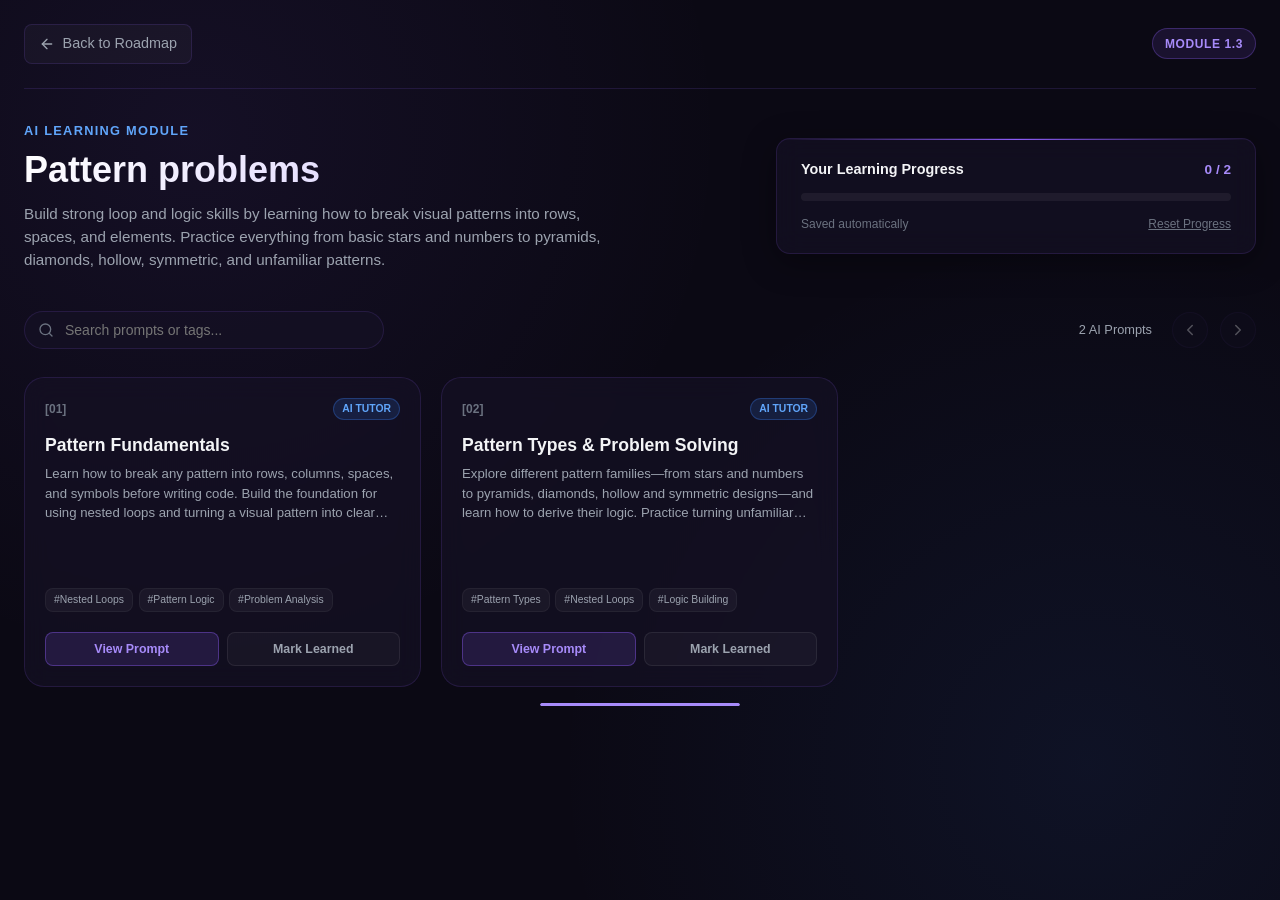
<file: 1/1.3.html>
<!DOCTYPE html>
<html lang="en">
<head>
    <meta charset="UTF-8">
    <meta name="viewport" content="width=device-width, initial-scale=1.0">
    <title>1.3 Pattern problems</title>
    <style>
        /* ==========================================================================
           1. DESIGN SYSTEM & CSS VARIABLES
           ========================================================================== */
        :root {
            --bg-main: #0b0914;
            --bg-card: rgba(22, 18, 38, 0.65);
            --bg-card-hover: rgba(30, 24, 52, 0.85);
            --bg-glass: rgba(255, 255, 255, 0.03);
            --bg-glass-elevated: rgba(30, 23, 50, 0.7);
            
            --border-subtle: rgba(139, 92, 246, 0.15);
            --border-glow: rgba(139, 92, 246, 0.4);
            --border-strong: rgba(168, 85, 247, 0.6);

            --accent-purple: #8b5cf6;
            --accent-purple-light: #a78bfa;
            --accent-blue: #3b82f6;
            --accent-blue-light: #60a5fa;
            --accent-cyan: #06b6d4;
            
            --text-main: #f3f4f6;
            --text-muted: #9ca3af;
            --text-dim: #6b7280;
            
            --success: #10b981;
            --success-glow: rgba(16, 185, 129, 0.2);

            --shadow-card: 0 8px 32px 0 rgba(0, 0, 0, 0.37);
            --shadow-glow: 0 0 25px rgba(139, 92, 246, 0.15);

            --radius-sm: 8px;
            --radius-md: 14px;
            --radius-lg: 20px;
            --radius-full: 9999px;

            --transition-fast: 0.2s cubic-bezier(0.4, 0, 0.2, 1);
            --transition-smooth: 0.3s cubic-bezier(0.16, 1, 0.3, 1);
        }

        /* ==========================================================================
           2. BASE & RESET
           ========================================================================== */
        *, *::before, *::after {
            box-sizing: border-box;
            margin: 0;
            padding: 0;
        }

        body {
            font-family: -apple-system, BlinkMacSystemFont, "Segoe UI", Roboto, Helvetica, Arial, sans-serif;
            background-color: var(--bg-main);
            color: var(--text-main);
            min-height: 100vh;
            line-height: 1.5;
            overflow-x: hidden;
            background-image: 
                radial-gradient(circle at 15% 15%, rgba(139, 92, 246, 0.08) 0%, transparent 40%),
                radial-gradient(circle at 85% 85%, rgba(59, 130, 246, 0.08) 0%, transparent 40%);
            background-attachment: fixed;
            -webkit-font-smoothing: antialiased;
        }

        /* Custom Scrollbar for Page */
        ::-webkit-scrollbar {
            width: 8px;
            height: 8px;
        }
        ::-webkit-scrollbar-track {
            background: var(--bg-main);
        }
        ::-webkit-scrollbar-thumb {
            background: rgba(139, 92, 246, 0.3);
            border-radius: var(--radius-full);
        }
        ::-webkit-scrollbar-thumb:hover {
            background: rgba(139, 92, 246, 0.5);
        }

        /* Focus Outline Accessibility */
        :focus-visible {
            outline: 2px solid var(--accent-purple-light);
            outline-offset: 3px;
        }

        .container {
            max-width: 1280px;
            margin: 0 auto;
            padding: 0 1.5rem;
        }

        /* ==========================================================================
           3. NAVIGATION
           ========================================================================== */
        .nav-header {
            padding: 1.5rem 0;
            display: flex;
            justify-content: space-between;
            align-items: center;
            border-bottom: 1px solid var(--border-subtle);
            margin-bottom: 2rem;
        }

        .back-link {
            display: inline-flex;
            align-items: center;
            gap: 0.5rem;
            color: var(--text-muted);
            text-decoration: none;
            font-size: 0.9rem;
            font-weight: 500;
            padding: 0.5rem 0.85rem;
            border-radius: var(--radius-sm);
            background: var(--bg-glass);
            border: 1px solid var(--border-subtle);
            transition: var(--transition-fast);
        }

        .back-link:hover {
            color: var(--text-main);
            border-color: var(--border-glow);
            background: rgba(139, 92, 246, 0.1);
            transform: translateX(-2px);
        }

        .module-badge {
            font-size: 0.75rem;
            font-weight: 700;
            letter-spacing: 0.05em;
            color: var(--accent-purple-light);
            background: rgba(139, 92, 246, 0.12);
            border: 1px solid rgba(139, 92, 246, 0.3);
            padding: 0.35rem 0.75rem;
            border-radius: var(--radius-full);
            text-transform: uppercase;
        }

        /* ==========================================================================
           4. HERO & PROGRESS SECTION
           ========================================================================== */
        .hero {
            display: grid;
            grid-template-columns: 1fr;
            gap: 2rem;
            margin-bottom: 2.5rem;
        }

        @media (min-width: 768px) {
            .hero {
                grid-template-columns: 1.2fr 0.8fr;
                align-items: center;
            }
        }

        .hero-eyebrow {
            font-size: 0.8rem;
            font-weight: 600;
            color: var(--accent-blue-light);
            text-transform: uppercase;
            letter-spacing: 0.1em;
            margin-bottom: 0.5rem;
        }

        .hero-title {
            font-size: 2.25rem;
            font-weight: 800;
            line-height: 1.2;
            margin-bottom: 0.75rem;
            background: linear-gradient(135deg, #ffffff 0%, #c4b5fd 100%);
            -webkit-background-clip: text;
            -webkit-text-fill-color: transparent;
        }

        .hero-desc {
            color: var(--text-muted);
            font-size: 0.95rem;
            max-width: 580px;
        }

        .progress-card {
            background: var(--bg-card);
            backdrop-filter: blur(12px);
            -webkit-backdrop-filter: blur(12px);
            border: 1px solid var(--border-subtle);
            border-radius: var(--radius-md);
            padding: 1.25rem 1.5rem;
            box-shadow: var(--shadow-card);
            position: relative;
            overflow: hidden;
        }

        .progress-card::before {
            content: '';
            position: absolute;
            top: 0; left: 0; right: 0; height: 1px;
            background: linear-gradient(90deg, transparent, var(--accent-purple), transparent);
        }

        .progress-header {
            display: flex;
            justify-content: space-between;
            align-items: center;
            margin-bottom: 0.75rem;
        }

        .progress-title {
            font-size: 0.9rem;
            font-weight: 600;
            color: var(--text-main);
        }

        .progress-count {
            font-size: 0.85rem;
            font-weight: 700;
            color: var(--accent-purple-light);
        }

        .progress-bar-bg {
            height: 8px;
            width: 100%;
            background: rgba(255, 255, 255, 0.06);
            border-radius: var(--radius-full);
            overflow: hidden;
            margin-bottom: 0.85rem;
        }

        .progress-bar-fill {
            height: 100%;
            width: 0%;
            background: linear-gradient(90deg, var(--accent-purple), var(--accent-blue));
            border-radius: var(--radius-full);
            transition: width 0.5s ease;
            box-shadow: 0 0 10px rgba(139, 92, 246, 0.5);
        }

        .progress-footer {
            display: flex;
            justify-content: space-between;
            align-items: center;
        }

        .btn-reset {
            background: none;
            border: none;
            color: var(--text-dim);
            font-size: 0.75rem;
            cursor: pointer;
            text-decoration: underline;
            transition: var(--transition-fast);
            padding: 0;
        }

        .btn-reset:hover {
            color: #ef4444;
        }

        /* ==========================================================================
           5. CONTROLS (SEARCH & CAROUSEL NAV)
           ========================================================================== */
        .controls-bar {
            display: flex;
            flex-direction: column;
            gap: 1rem;
            margin-bottom: 1.25rem;
        }

        @media (min-width: 640px) {
            .controls-bar {
                flex-direction: row;
                justify-content: space-between;
                align-items: center;
            }
        }

        .search-box {
            position: relative;
            flex-grow: 1;
            max-width: 360px;
        }

        .search-input {
            width: 100%;
            background: var(--bg-card);
            border: 1px solid var(--border-subtle);
            border-radius: var(--radius-full);
            padding: 0.6rem 1rem 0.6rem 2.5rem;
            color: var(--text-main);
            font-size: 0.875rem;
            transition: var(--transition-fast);
        }

        .search-input:focus {
            border-color: var(--border-glow);
            box-shadow: 0 0 12px rgba(139, 92, 246, 0.2);
            background: rgba(22, 18, 38, 0.85);
        }

        .search-icon {
            position: absolute;
            left: 0.9rem;
            top: 50%;
            transform: translateY(-50%);
            width: 16px;
            height: 16px;
            fill: none;
            stroke: var(--text-dim);
            stroke-width: 2;
            stroke-linecap: round;
            stroke-linejoin: round;
        }

        .carousel-controls {
            display: flex;
            align-items: center;
            gap: 0.75rem;
        }

        .topic-counter {
            font-size: 0.8rem;
            color: var(--text-muted);
            margin-right: 0.5rem;
        }

        .nav-btn {
            background: var(--bg-card);
            border: 1px solid var(--border-subtle);
            color: var(--text-main);
            width: 36px;
            height: 36px;
            border-radius: var(--radius-full);
            display: flex;
            align-items: center;
            justify-content: center;
            cursor: pointer;
            transition: var(--transition-fast);
        }

        .nav-btn:hover:not(:disabled) {
            background: var(--accent-purple);
            border-color: var(--accent-purple);
            box-shadow: 0 0 12px rgba(139, 92, 246, 0.4);
        }

        .nav-btn:disabled {
            opacity: 0.3;
            cursor: not-allowed;
        }

        .nav-btn svg {
            width: 18px;
            height: 18px;
            stroke: currentColor;
            stroke-width: 2;
            fill: none;
            stroke-linecap: round;
            stroke-linejoin: round;
        }

        /* ==========================================================================
           6. HORIZONTAL CAROUSEL
           ========================================================================== */
        .carousel-wrapper {
            position: relative;
            margin: 0 -1.5rem;
            padding: 0.5rem 1.5rem 1.5rem 1.5rem;
        }

        .carousel {
            display: flex;
            flex-wrap: nowrap;
            overflow-x: auto;
            scroll-snap-type: x mandatory;
            gap: 1.25rem;
            scrollbar-width: none; /* Firefox */
            -ms-overflow-style: none; /* IE/Edge */
            padding-bottom: 0.5rem;
            cursor: grab;
            user-select: none;
        }

        .carousel.active {
            cursor: grabbing;
        }

        .carousel::-webkit-scrollbar {
            display: none; /* Chrome/Safari */
        }

        /* ==========================================================================
           7. PROMPT CARD DESIGN
           ========================================================================== */
        .card {
            flex: 0 0 calc(100% - 1rem); /* Mobile Default: 1 visible */
            scroll-snap-align: start;
            background: var(--bg-card);
            backdrop-filter: blur(12px);
            -webkit-backdrop-filter: blur(12px);
            border: 1px solid var(--border-subtle);
            border-radius: var(--radius-lg);
            padding: 1.25rem;
            display: flex;
            flex-direction: column;
            justify-content: space-between;
            position: relative;
            transition: transform var(--transition-smooth), border-color var(--transition-smooth), box-shadow var(--transition-smooth);
            min-height: 310px;
        }

        @media (min-width: 640px) {
            .card {
                flex: 0 0 calc(50% - 0.75rem); /* Tablet: 2 visible */
            }
        }

        @media (min-width: 1024px) {
            .card {
                flex: 0 0 calc(33.333% - 0.85rem); /* Desktop: 3 visible */
            }
        }

        .card:hover {
            transform: translateY(-4px);
            border-color: var(--border-glow);
            box-shadow: var(--shadow-card), var(--shadow-glow);
            background: var(--bg-card-hover);
        }

        .card.learned {
            border-color: rgba(16, 185, 129, 0.3);
        }

        .card.learned::after {
            content: '';
            position: absolute;
            inset: 0;
            border-radius: var(--radius-lg);
            border: 1px solid var(--success);
            opacity: 0.2;
            pointer-events: none;
        }

        .card-header {
            display: flex;
            justify-content: space-between;
            align-items: center;
            margin-bottom: 0.85rem;
        }

        .card-num {
            font-size: 0.75rem;
            font-weight: 700;
            color: var(--text-dim);
            font-mono: monospace;
        }

        .card-badges {
            display: flex;
            gap: 0.35rem;
            align-items: center;
        }

        .ai-badge {
            font-size: 0.65rem;
            font-weight: 600;
            padding: 0.15rem 0.5rem;
            border-radius: var(--radius-full);
            background: rgba(59, 130, 246, 0.15);
            color: var(--accent-blue-light);
            border: 1px solid rgba(59, 130, 246, 0.3);
        }

        .completed-indicator {
            display: none;
            width: 18px;
            height: 18px;
            background: var(--success);
            color: #000;
            border-radius: var(--radius-full);
            align-items: center;
            justify-content: center;
            font-size: 0.65rem;
            font-weight: bold;
        }

        .card.learned .completed-indicator {
            display: flex;
        }

        .card-title {
            font-size: 1.1rem;
            font-weight: 700;
            color: var(--text-main);
            margin-bottom: 0.5rem;
            line-height: 1.3;
        }

        .card-desc {
            font-size: 0.825rem;
            color: var(--text-muted);
            margin-bottom: 1rem;
            line-height: 1.45;
            display: -webkit-box;
            -webkit-line-clamp: 3;
            -webkit-box-orient: vertical;
            overflow: hidden;
        }

        .card-tags {
            display: flex;
            flex-wrap: wrap;
            gap: 0.35rem;
            margin-bottom: 1.25rem;
        }

        .tag {
            font-size: 0.65rem;
            color: var(--text-muted);
            background: rgba(255, 255, 255, 0.04);
            padding: 0.2rem 0.5rem;
            border-radius: var(--radius-sm);
            border: 1px solid rgba(255, 255, 255, 0.05);
        }

        .card-actions {
            display: grid;
            grid-template-columns: 1fr 1fr;
            gap: 0.5rem;
            margin-top: auto;
        }

        .btn {
            font-size: 0.775rem;
            font-weight: 600;
            padding: 0.55rem 0.75rem;
            border-radius: var(--radius-sm);
            cursor: pointer;
            transition: var(--transition-fast);
            display: inline-flex;
            align-items: center;
            justify-content: center;
            gap: 0.35rem;
            border: none;
        }

        .btn-primary {
            background: rgba(139, 92, 246, 0.15);
            color: var(--accent-purple-light);
            border: 1px solid var(--border-glow);
        }

        .btn-primary:hover {
            background: var(--accent-purple);
            color: #ffffff;
            box-shadow: 0 0 12px rgba(139, 92, 246, 0.3);
        }

        .btn-secondary {
            background: rgba(255, 255, 255, 0.03);
            color: var(--text-muted);
            border: 1px solid rgba(255, 255, 255, 0.08);
        }

        .btn-secondary:hover {
            background: rgba(255, 255, 255, 0.08);
            color: var(--text-main);
        }

        .card.learned .btn-secondary {
            background: var(--success-glow);
            color: var(--success);
            border-color: rgba(16, 185, 129, 0.4);
        }

        /* Carousel Scroll Progress Bar */
        .scroll-progress-container {
            width: 100%;
            max-width: 200px;
            height: 3px;
            background: rgba(255, 255, 255, 0.05);
            margin: 0.5rem auto 0 auto;
            border-radius: var(--radius-full);
            overflow: hidden;
        }

        .scroll-progress-bar {
            height: 100%;
            width: 0%;
            background: var(--accent-purple-light);
            border-radius: var(--radius-full);
        }

        .no-results {
            width: 100%;
            text-align: center;
            padding: 3rem 1rem;
            color: var(--text-muted);
            font-size: 0.9rem;
            display: none;
        }

        /* ==========================================================================
           8. MODAL COMPONENT
           ========================================================================== */
        .modal-overlay {
            position: fixed;
            inset: 0;
            background: rgba(5, 3, 10, 0.8);
            backdrop-filter: blur(8px);
            -webkit-backdrop-filter: blur(8px);
            z-index: 1000;
            display: flex;
            align-items: center;
            justify-content: center;
            padding: 1.5rem;
            opacity: 0;
            pointer-events: none;
            transition: opacity 0.25s ease;
        }

        .modal-overlay.active {
            opacity: 1;
            pointer-events: auto;
        }

        .modal-container {
            background: var(--bg-glass-elevated);
            border: 1px solid var(--border-glow);
            box-shadow: 0 20px 50px rgba(0, 0, 0, 0.6), 0 0 30px rgba(139, 92, 246, 0.2);
            border-radius: var(--radius-lg);
            width: 100%;
            max-width: 680px;
            max-height: 85vh;
            display: flex;
            flex-direction: column;
            transform: scale(0.95) translateY(10px);
            transition: transform 0.25s cubic-bezier(0.16, 1, 0.3, 1);
            overflow: hidden;
        }

        .modal-overlay.active .modal-container {
            transform: scale(1) translateY(0);
        }

        .modal-header {
            padding: 1.25rem 1.5rem;
            border-bottom: 1px solid var(--border-subtle);
            display: flex;
            justify-content: space-between;
            align-items: center;
        }

        .modal-title {
            font-size: 1.1rem;
            font-weight: 700;
            color: var(--text-main);
        }

        .modal-close {
            background: none;
            border: none;
            color: var(--text-muted);
            cursor: pointer;
            padding: 0.25rem;
            border-radius: var(--radius-sm);
            display: flex;
            align-items: center;
            justify-content: center;
            transition: var(--transition-fast);
        }

        .modal-close:hover {
            color: var(--text-main);
            background: rgba(255, 255, 255, 0.1);
        }

        .modal-body {
            padding: 1.5rem;
            overflow-y: auto;
            font-size: 0.9rem;
            line-height: 1.6;
            color: #d1d5db;
        }

        .prompt-box {
            background: rgba(10, 8, 20, 0.6);
            border: 1px solid rgba(139, 92, 246, 0.2);
            border-radius: var(--radius-md);
            padding: 1.25rem;
            font-family: inherit;
            white-space: pre-wrap;
            word-break: break-word;
            color: #e5e7eb;

            max-height: 50vh;
            overflow-y: auto;
        }

        .modal-footer {
            padding: 1rem 1.5rem;
            border-top: 1px solid var(--border-subtle);
            display: flex;
            justify-content: flex-end;
            gap: 0.75rem;
            background: rgba(15, 11, 26, 0.5);
        }

        /* ==========================================================================
           9. TOAST SYSTEM
           ========================================================================== */
        .toast-container {
            position: fixed;
            bottom: 1.5rem;
            right: 1.5rem;
            z-index: 1100;
            display: flex;
            flex-direction: column;
            gap: 0.5rem;
            pointer-events: none;
        }

        .toast {
            background: rgba(22, 18, 38, 0.95);
            border: 1px solid var(--border-glow);
            box-shadow: 0 10px 25px rgba(0, 0, 0, 0.5);
            color: var(--text-main);
            padding: 0.75rem 1.25rem;
            border-radius: var(--radius-md);
            font-size: 0.85rem;
            font-weight: 500;
            display: flex;
            align-items: center;
            gap: 0.5rem;
            transform: translateY(20px);
            opacity: 0;
            transition: transform 0.25s ease, opacity 0.25s ease;
            backdrop-filter: blur(8px);
        }

        .toast.show {
            transform: translateY(0);
            opacity: 1;
        }

        .toast-icon {
            color: var(--success);
        }

        /* Reduced Motion */
        @media (prefers-reduced-motion: reduce) {
            *, *::before, *::after {
                animation-duration: 0.01ms !important;
                animation-iteration-count: 1 !important;
                transition-duration: 0.01ms !important;
                scroll-behavior: auto !important;
            }
        }
    </style>
</head>
<body>

    <div class="container">
        <!-- TOP NAVIGATION -->
        <nav class="nav-header">
            <a href="../roadmap.html" class="back-link">
                <svg width="16" height="16" viewBox="0 0 24 24" fill="none" stroke="currentColor" stroke-width="2" stroke-linecap="round" stroke-linejoin="round"><line x1="19" y1="12" x2="5" y2="12"></line><polyline points="12 19 5 12 12 5"></polyline></svg>
                Back to Roadmap
            </a>
            <span class="module-badge">MODULE 1.3</span>
        </nav>

        <!-- HERO & PROGRESS -->
        <header class="hero">
            <div>
                <div class="hero-eyebrow">AI LEARNING MODULE</div>
                <h1 class="hero-title">Pattern problems</h1>
                <p class="hero-desc">
                    Build strong loop and logic skills by learning how to break visual patterns into rows, spaces, and elements. Practice everything from basic stars and numbers to pyramids, diamonds, hollow, symmetric, and unfamiliar patterns.
                </p>
            </div>
            
            <div class="progress-card">
                <div class="progress-header">
                    <span class="progress-title">Your Learning Progress</span>
                    <span class="progress-count" id="progressCount">0 / 15</span>
                </div>
                <div class="progress-bar-bg">
                    <div class="progress-bar-fill" id="progressBar"></div>
                </div>
                <div class="progress-footer">
                    <span style="font-size: 0.75rem; color: var(--text-dim);">Saved automatically</span>
                    <button class="btn-reset" id="btnReset" aria-label="Reset all progress">Reset Progress</button>
                </div>
            </div>
        </header>

        <!-- CONTROLS BAR -->
        <section class="controls-bar">
            <div class="search-box">
                <svg class="search-icon" viewBox="0 0 24 24"><circle cx="11" cy="11" r="8"></circle><line x1="21" y1="21" x2="16.65" y2="16.65"></line></svg>
                <input type="text" id="searchInput" class="search-input" placeholder="Search prompts or tags..." aria-label="Search prompts">
            </div>

            <div class="carousel-controls">
                <span class="topic-counter" id="topicCounter">15 AI Prompts</span>
                <button class="nav-btn" id="btnPrev" aria-label="Previous card">
                    <svg viewBox="0 0 24 24"><polyline points="15 18 9 12 15 6"></polyline></svg>
                </button>
                <button class="nav-btn" id="btnNext" aria-label="Next card">
                    <svg viewBox="0 0 24 24"><polyline points="9 18 15 12 9 6"></polyline></svg>
                </button>
            </div>
        </section>

        <!-- CAROUSEL -->
        <main class="carousel-wrapper">
            <div class="carousel" id="carousel">
                <!-- 15 Cards Populated Dynamically via JavaScript -->
            </div>
            <div class="no-results" id="noResults">No matching AI prompt modules found.</div>
            <div class="scroll-progress-container">
                <div class="scroll-progress-bar" id="scrollIndicator"></div>
            </div>
        </main>
    </div>

    <!-- PROMPT MODAL -->
    <div class="modal-overlay" id="promptModal" aria-hidden="true" role="dialog">
        <div class="modal-container" onclick="event.stopPropagation()">
            <div class="modal-header">
                <h2 class="modal-title" id="modalTitle">Topic Prompt</h2>
                <button class="modal-close" id="modalClose" aria-label="Close modal">
                    <svg width="20" height="20" viewBox="0 0 24 24" fill="none" stroke="currentColor" stroke-width="2" stroke-linecap="round" stroke-linejoin="round"><line x1="18" y1="6" x2="6" y2="18"></line><line x1="6" y1="6" x2="18" y2="18"></line></svg>
                </button>
            </div>
            <div class="modal-body">
                <div class="prompt-box" id="modalPromptText"></div>
            </div>
            <div class="modal-footer">
                <button class="btn btn-secondary" id="modalCloseBtn">Close</button>
                <button class="btn btn-primary" id="modalCopyBtn">
                    <svg width="14" height="14" viewBox="0 0 24 24" fill="none" stroke="currentColor" stroke-width="2" stroke-linecap="round" stroke-linejoin="round"><rect x="9" y="9" width="13" height="13" rx="2" ry="2"></rect><path d="M5 15H4a2 2 0 0 1-2-2V4a2 2 0 0 1 2-2h9a2 2 0 0 1 2 2v1"></path></svg>
                    Copy Prompt
                </button>
            </div>
        </div>
    </div>

    <!-- TOAST CONTAINER -->
    <div class="toast-container" id="toastContainer"></div>

    <!-- JavaScript logic -->
    <script>
        /* ==========================================================================
           1. PROMPT DATA ARRAY (15 MULTI-LANGUAGE TUTOR PROMPTS)
           ========================================================================== */
        const topics = [
            {
                id: 1,
                title: "Pattern Fundamentals",
                desc: "Learn how to break any pattern into rows, columns, spaces, and symbols before writing code. Build the foundation for using nested loops and turning a visual pattern into clear programming logic.",
                tags: ["Nested Loops", "Pattern Logic", "Problem Analysis"],
                prompt: `You are my personal programming tutor.

Teach me Pattern Fundamentals in the programming language I am currently learning.

I want to understand how to look at a visual pattern, break it into smaller rules, and convert those rules into programming logic using loops.

Teach me interactively, not like a textbook.

1. First ask me what I already know about pattern problems and nested loops.
2. Explain how a pattern can be analyzed using:
   - Rows
   - Columns
   - Spaces
   - Symbols or characters
3. Teach me how to determine what changes from one row to the next.
4. Explain how nested loops are used to control rows and what gets printed inside each row.
5. Start with very simple patterns such as a rectangle or square.
6. Then gradually introduce a basic increasing pattern and make me figure out how the number of printed elements changes in each row.
7. Before showing code, ask me to describe the pattern's logic in plain English.
8. Give me a pattern and ask me to identify:
   - Number of rows
   - Number of elements in each row
   - Number of spaces
   - What should be printed
   - How each part changes
9. Make me predict the output of short pattern programs before revealing the answer.
10. Show common beginner mistakes involving nested loops, loop limits, spaces, and incorrect row/column relationships.
11. Give me small pattern exercises and let me write the logic and code myself.
12. Do not immediately give me the solution. Give hints progressively if I get stuck.
13. Gradually increase the difficulty while making sure I understand the logic behind each pattern.
14. When the language I am learning has different syntax for loops or printing, use the correct syntax for that language.
15. Do not make me memorize pattern code. Teach me how to derive the code from the pattern.

Use this approach whenever I get a new pattern:

Observe → Break into rows → Analyze spaces → Analyze elements → Find the changing rule → Build the loops → Code → Dry run → Verify

At the end, give me:
- 5 quick concept questions
- 3 pattern-analysis questions
- 3 small pattern-coding problems

Do not reveal the solutions immediately. Let me attempt them first and give hints when needed.

The goal is to make me capable of looking at an unfamiliar pattern and figuring out the programming logic myself.

Keep the lesson practical, visual, beginner-friendly, and progressively challenging. Avoid unnecessary theory.`
            },
            {
                id: 2,
                title: "Pattern Types & Problem Solving",
                desc: "Explore different pattern families—from stars and numbers to pyramids, diamonds, hollow and symmetric designs—and learn how to derive their logic. Practice turning unfamiliar patterns into the right combination of loops, spaces, and conditions.",
                tags: ["Pattern Types", "Nested Loops", "Logic Building"],
                prompt: `You are my personal programming and DSA tutor.

Teach me Pattern Problems in the programming language I am currently learning.

The goal is NOT to make me memorize pattern codes. I want to become capable of looking at a new pattern, understanding its structure, deriving the logic, and writing the solution myself.

Teach me interactively and progressively.

Start by giving me simple patterns and gradually move toward difficult and unfamiliar ones.

Cover the major pattern families, including:

- Squares
- Rectangles
- Increasing triangles
- Decreasing triangles
- Right-aligned patterns
- Pyramids
- Inverted pyramids
- Diamonds
- Hollow patterns
- Number patterns
- Repeated-number patterns
- Increasing-number patterns
- Alphabet and character patterns
- Symmetric patterns
- Patterns involving spaces
- Mixed star, number, and character patterns
- Patterns with multiple sections
- More complex nested-loop patterns

For every new pattern, follow this process:

1. Show me the pattern clearly.
2. Ask me to observe it before explaining anything.
3. Ask me how many rows it has.
4. Make me identify what changes from row to row.
5. Make me calculate the number of spaces and printed elements for different rows.
6. Ask me to describe the pattern's rules in plain English.
7. Make me identify which nested loops or conditions might be needed.
8. Ask me to write the logic or pseudocode before writing code.
9. Let me attempt the code myself.
10. Make me dry-run my solution with a small input.
11. Check my solution and explain exactly what is correct or incorrect.
12. If I am stuck, give hints progressively instead of immediately giving the solution.

Use this hint system:

Hint 1 → Ask a guiding question.

Hint 2 → Point me toward the part of the pattern I should analyze.

Hint 3 → Help me identify the row/space/element relationship.

Hint 4 → Give me the loop structure idea without giving the complete code.

Only reveal the complete solution after I have genuinely attempted it or explicitly ask for it.

Make the difficulty progress through stages:

Stage 1:
Simple squares, rectangles, and basic triangles.

Stage 2:
Increasing/decreasing patterns, right-aligned patterns, and basic number patterns.

Stage 3:
Pyramids, inverted pyramids, spaces, and symmetric patterns.

Stage 4:
Diamonds, hollow patterns, alphabet patterns, and mixed patterns.

Stage 5:
Unfamiliar and complex patterns where I must derive the logic myself.

Do not just give me one example of each pattern. Give me multiple variations so I learn the underlying logic rather than memorizing a specific solution.

For every pattern, teach me to think in terms of:

Rows → Spaces → Elements → What changes → Mathematical relationship → Loop structure → Conditions → Code

Also challenge me with variations such as:

- "What happens if the number of rows changes?"
- "Can you reverse this pattern?"
- "Can you make it hollow?"
- "Can you replace stars with numbers?"
- "Can you make the pattern symmetric?"
- "Can you combine two patterns?"
- "Can you solve the same pattern using a different approach?"

Include code-output prediction challenges where I have to look at a pattern program and determine what it prints without executing it.

Include debugging challenges where you give me an almost-correct pattern program containing a logical mistake and make me find and fix it.

Do not focus heavily on syntax. If I make a syntax mistake, briefly correct it, but focus mainly on whether my logic correctly produces the required pattern.

At the end of each learning session:

- Give me 3 pattern-analysis challenges.
- Give me 2 code-tracing challenges.
- Give me 3 pattern-coding problems.
- Give me 1 unfamiliar pattern that tests whether I can derive the logic independently.

Do not reveal the solutions immediately.

Evaluate my answers and tell me:
- What I understood correctly
- Where my logic went wrong
- What pattern relationship I missed
- How I can approach similar patterns next time

Keep increasing the difficulty as I improve.

The final goal is that when I see a completely new pattern, I should be able to analyze it, derive the row/space/element relationships, construct the nested loops, and code it without copying a solution.`
            },


//             {
//                 id: 3,
//                 title: "Active Recall & Self-Testing",
//                 desc: "Test your retention and understanding through dynamic rapid-fire quizzing.",
//                 tags: ["Quiz", "Active Recall", "Memory"],
//                 prompt: `Act as an interviewer testing my knowledge on [INSERT TOPIC, e.g., Hash Tables & Collisions].

// Ask me 3 short active-recall questions, ONE AT A TIME.
// - Question 1: Fundamental concept.
// - Question 2: Time/Space complexity analysis.
// - Question 3: Trade-offs or scenarios where this structure fails.

// Wait for my response after each question. Grade my response on a scale of 1-5, explain any missed nuances, and then ask the next question.`
//             },
//             {
//                 id: 4,
//                 title: "Code Execution Prediction",
//                 desc: "Train your mind to act like a compiler/interpreter by predicting output.",
//                 tags: ["Tracing", "Code Analysis", "Practice"],
//                 prompt: `Act as a code analysis coach. Create a tricky, short code snippet in my choice of language (C++, Java, or Python) involving [INSERT TOPIC, e.g., Pass-by-value vs Pass-by-reference / Scope / Loop invariants].

// Do NOT show me the output. 
// Ask me to:
// 1. Trace the code step-by-step.
// 2. Predict the exact terminal output.
// 3. Explain what state variables hold at key checkpoints.

// Wait for my response before telling me if I am right or wrong.`
//             },
//             {
//                 id: 5,
//                 title: "Interactive Bug Hunting",
//                 desc: "Improve debugging skills by diagnosing subtle logic errors and memory leaks.",
//                 tags: ["Debugging", "Edge Cases", "Analysis"],
//                 prompt: `Act as a code reviewer. Present a snippet of code implementing [INSERT TOPIC, e.g., Binary Search / Stack implementation] containing 2 subtle logic bugs or edge-case failures.

// Write the code in C++, Java, or Python.
// Do NOT reveal what the bugs are.
// Ask me to locate the bugs, explain WHY they cause failures, and provide corrected lines. 

// Wait for my response before evaluating my debug analysis.`
//             },
//             {
//                 id: 6,
//                 title: "Common Pitfalls & Anti-Patterns",
//                 desc: "Learn what NOT to do and avoid classic beginner mistakes in DSA.",
//                 tags: ["Best Practices", "Pitfalls", "Clean Code"],
//                 prompt: `Act as a senior software engineer. Explain the 3 most common mistakes students make when learning or implementing [INSERT TOPIC, e.g., Dynamic Programming / Recursion / Memory Allocation].

// For each mistake:
// 1. Show the "bad" pattern code snippet.
// 2. Explain why it fails (performance hit, stack overflow, memory leak, bug).
// 3. Show the refactored "good" pattern.

// After showing these, give me a tiny code challenge where I must identify and fix one of these anti-patterns.`
//             },
//             {
//                 id: 7,
//                 title: "Real-World System Analogy",
//                 desc: "Connect abstract data structures to actual production systems and software.",
//                 tags: ["Analogy", "System Design", "Context"],
//                 prompt: `Act as a system architect. Explain [INSERT DSA TOPIC, e.g., Queues / Heaps / Graphs] by mapping it directly to a real-world software system (e.g., printer job queues, priority event schedulers, social networks).

// Explain:
// 1. How the data structure powers the actual feature.
// 2. Why alternative structures would fail in this scenario.
// 3. How this translates to code in C++, Java, or Python.

// End by giving me a mini system requirement and asking me to choose the best data structure for it.`
//             },
//             {
//                 id: 8,
//                 title: "Step-by-Step Algorithm Builder",
//                 desc: "Break complex multi-step algorithms down into easy digestible micro-steps.",
//                 tags: ["Algorithms", "Step-by-Step", "Structure"],
//                 prompt: `Act as a DSA instructor. We are going to build [INSERT ALGORITHM, e.g., Merge Sort / Dijkstra's Algorithm] step-by-step.

// Divide the implementation into 3 progressive phases (e.g., Base setup -> Core Logic -> Cleanup/Optimization).
// Provide Phase 1 instructions and skeleton code only. 
// Ask me to fill in the missing logic for Phase 1.

// Do NOT proceed to Phase 2 until I correctly submit Phase 1 code.`
//             },
//             {
//                 id: 9,
//                 title: "Problem-Solving Strategy Breakdown",
//                 desc: "Learn the exact mental blueprint to break down unsolved LeetCode problems.",
//                 tags: ["Problem Solving", "Strategy", "LeetCode"],
//                 prompt: `Act as a competitive programming coach. I am trying to solve a problem related to [INSERT TOPIC, e.g., Two Pointers / Sliding Window].

// Teach me the mental framework to recognize when to apply this technique.
// 1. What pattern keywords in a problem description signal this pattern?
// 2. What are the standard state variables needed?
// 3. What is the boilerplate template in C++, Java, and Python?

// Give me an unprompted problem description at the end and ask me to identify the pattern and state variables without writing full code.`
//             },
//             {
//                 id: 10,
//                 title: "DSA Deep Application & Trade-offs",
//                 desc: "Compare Big-O time/space complexities across different implementations.",
//                 tags: ["Complexity", "Big-O", "Performance"],
//                 prompt: `Act as an algorithm analyst. I want to analyze the Time and Space complexity of [INSERT TOPIC/ALGORITHM].

// Break down:
// 1. Best-case, Average-case, and Worst-case time complexity with scenarios.
// 2. Auxiliary space complexity.
// 3. How hardware aspects (like CPU Cache Locality) affect this structure (e.g., Array vs Linked List).

// Provide a comparison table, then test me with a hypothetical scenario asking which structure performs faster.`
//             },
//             {
//                 id: 11,
//                 title: "Edge Case & Boundary Stress Test",
//                 desc: "Identify sneaky edge cases that break production code and pass test suites.",
//                 tags: ["Edge Cases", "Testing", "Robustness"],
//                 prompt: `Act as a QA Lead. I am writing code for [INSERT ALGORITHM/DATA STRUCTURE, e.g., Binary Search Tree Insertion].

// List the 5 crucial edge cases I MUST test to ensure my code doesn't crash in production (e.g., empty input, single element, duplicates, maximum bounds, negative values).

// Ask me to pick one edge case and write the defensive code check for it in C++, Java, or Python.`
//             },
//             {
//                 id: 12,
//                 title: "Comparative Analysis (X vs Y)",
//                 desc: "Understand differences, trade-offs, and when to pick one tool over another.",
//                 tags: ["Comparison", "Trade-offs", "Decision"],
//                 prompt: `Act as a tech lead. I am confused about when to use [CONCEPT A, e.g., BFS] versus [CONCEPT B, e.g., DFS].

// Compare them across:
// 1. Core mechanism difference.
// 2. Memory footprint comparison.
// 3. Ideal use cases for Concept A vs Concept B.
// 4. Language-specific standard library availability (C++ STL, Java Collections, Python modules).

// Give me 2 real-world problem scenarios and ask me to decide which one to use for each, with justification.`
//             },
//             {
//                 id: 13,
//                 title: "Feynman Technique (Teach-Back)",
//                 desc: "Solidify your mastery by explaining concepts back to the AI in simple terms.",
//                 tags: ["Feynman", "Teaching", "Mastery"],
//                 prompt: `Act as a curious high school student learning programming. I am going to explain [INSERT TOPIC, e.g., How Dynamic Programming Memoization Works] to you in my own words.

// Your role:
// 1. Listen to my explanation.
// 2. Call out any gaps, inaccuracies, or overly complex terms I used.
// 3. Ask a probing clarifying question to see if I truly grasp the underlying mechanics.

// Say 'I am ready! Explain [INSERT TOPIC] to me like I am 15 years old.' to start.`
//             },
//             {
//                 id: 14,
//                 title: "Progressive Difficulty Challenges",
//                 desc: "Level up your problem-solving through Easy, Medium, and Hard variations.",
//                 tags: ["Challenges", "Progression", "Practice"],
//                 prompt: `Act as a coding interview coach for [INSERT TOPIC, e.g., Monotonic Stack].

// Give me 3 problem descriptions in increasing difficulty:
// - Level 1: Easy (Warmup)
// - Level 2: Medium (Standard Interview)
// - Level 3: Hard (Advanced Application)

// Do NOT give code or solutions. Present Level 1 first and ask me to write pseudocode or code in my preferred language. I will submit solutions one by one.`
//             },
//             {
//                 id: 15,
//                 title: "Comprehensive Final Assessment",
//                 desc: "Validate your complete module mastery with a realistic evaluation test.",
//                 tags: ["Assessment", "Evaluation", "Final Test"],
//                 prompt: `Act as a senior university professor evaluating my mastery of [INSERT MODULE/TOPIC, e.g., Trees & Graphs].

// Provide a 3-part comprehensive assessment:
// 1. Conceptual Multiple Choice (1 Question)
// 2. Complexity Evaluation (1 Question)
// 3. Code Implementation Task (1 Practical Problem)

// Present all 3 parts at once. Ask me to reply with my answers. Once I reply, give me a detailed score breakdown and actionable feedback for areas of improvement.`
//             }
        ];

        /* ==========================================================================
           2. DOM REFERENCES
           ========================================================================== */
        const carousel = document.getElementById('carousel');
        const progressBar = document.getElementById('progressBar');
        const progressCount = document.getElementById('progressCount');
        const btnReset = document.getElementById('btnReset');
        const btnPrev = document.getElementById('btnPrev');
        const btnNext = document.getElementById('btnNext');
        const searchInput = document.getElementById('searchInput');
        const topicCounter = document.getElementById('topicCounter');
        const noResults = document.getElementById('noResults');
        const scrollIndicator = document.getElementById('scrollIndicator');

        // Modal DOM
        const promptModal = document.getElementById('promptModal');
        const modalTitle = document.getElementById('modalTitle');
        const modalPromptText = document.getElementById('modalPromptText');
        const modalClose = document.getElementById('modalClose');
        const modalCloseBtn = document.getElementById('modalCloseBtn');
        const modalCopyBtn = document.getElementById('modalCopyBtn');
        const toastContainer = document.getElementById('toastContainer');

        /* ==========================================================================
           3. STATE & LOCALSTORAGE MANAGEMENT
           ========================================================================== */
        const STORAGE_KEY = 'arewecooked_module_1_2_progress';
        let learnedState = JSON.parse(localStorage.getItem(STORAGE_KEY)) || {};
        let activePromptText = '';

        function saveProgress() {
            localStorage.setItem(STORAGE_KEY, JSON.stringify(learnedState));
            updateProgressUI();
        }

        function updateProgressUI() {
            const completedCount = Object.values(learnedState).filter(Boolean).length;
            const total = topics.length;
            const percentage = (completedCount / total) * 100;

            progressBar.style.width = `${percentage}%`;
            progressCount.textContent = `${completedCount} / ${total}`;
        }

        /* ==========================================================================
           4. RENDER CAROUSEL CARDS
           ========================================================================== */
        function renderCards(filteredTopics = topics) {
            carousel.innerHTML = '';
            
            if (filteredTopics.length === 0) {
                noResults.style.display = 'block';
                topicCounter.textContent = '0 AI Prompts';
                return;
            } else {
                noResults.style.display = 'none';
                topicCounter.textContent = `${filteredTopics.length} AI Prompts`;
            }

            filteredTopics.forEach((topic) => {
                const isLearned = !!learnedState[topic.id];
                const card = document.createElement('article');
                card.className = `card ${isLearned ? 'learned' : ''}`;
                card.dataset.id = topic.id;

                const formattedNum = String(topic.id).padStart(2, '0');

                card.innerHTML = `
                    <div>
                        <div class="card-header">
                            <span class="card-num">[${formattedNum}]</span>
                            <div class="card-badges">
                                <span class="ai-badge">AI TUTOR</span>
                                <div class="completed-indicator" title="Marked as Learned">✓</div>
                            </div>
                        </div>
                        <h3 class="card-title">${topic.title}</h3>
                        <p class="card-desc">${topic.desc}</p>
                    </div>
                    <div>
                        <div class="card-tags">
                            ${topic.tags.map(t => `<span class="tag">#${t}</span>`).join('')}
                        </div>
                        <div class="card-actions">
                            <button class="btn btn-primary btn-view" onclick="openModal(${topic.id})">
                                View Prompt
                            </button>
                            <button class="btn btn-secondary btn-learn" onclick="toggleLearned(${topic.id})">
                                ${isLearned ? '✓ Learned' : 'Mark Learned'}
                            </button>
                        </div>
                    </div>
                `;
                carousel.appendChild(card);
            });

            updateCarouselButtons();
            updateScrollIndicator();
        }

        /* ==========================================================================
           5. INTERACTION & LEARNED TOGGLE
           ========================================================================== */
        window.toggleLearned = function(id) {
            learnedState[id] = !learnedState[id];
            saveProgress();

            const card = carousel.querySelector(`.card[data-id="${id}"]`);
            if (card) {
                const btn = card.querySelector('.btn-learn');
                if (learnedState[id]) {
                    card.classList.add('learned');
                    btn.textContent = '✓ Learned';
                    showToast('✓ Marked topic as learned');
                } else {
                    card.classList.remove('learned');
                    btn.textContent = 'Mark Learned';
                    showToast('Topic marked as unlearned');
                }
            }
        };

        btnReset.addEventListener('click', () => {
            if (confirm("Are you sure you want to reset your progress for Module 1.3?")) {
                learnedState = {};
                saveProgress();
                renderCards(getFilteredTopics());
                showToast("Progress reset successfully");
            }
        });

        /* ==========================================================================
           6. SEARCH & FILTER
           ========================================================================== */
        function getFilteredTopics() {
            const query = searchInput.value.toLowerCase().trim();
            if (!query) return topics;
            return topics.filter(t => 
                t.title.toLowerCase().includes(query) ||
                t.desc.toLowerCase().includes(query) ||
                t.tags.some(tag => tag.toLowerCase().includes(query))
            );
        }

        searchInput.addEventListener('input', () => {
            renderCards(getFilteredTopics());
            carousel.scrollLeft = 0;
        });

        /* ==========================================================================
           7. HORIZONTAL CAROUSEL DRAG & SCROLL LOGIC
           ========================================================================== */
        let isDown = false;
        let startX;
        let scrollLeftPos;

        carousel.addEventListener('mousedown', (e) => {
            // Avoid drag initiation when clicking buttons inside cards
            if (e.target.closest('button')) return;
            isDown = true;
            carousel.classList.add('active');
            startX = e.pageX - carousel.offsetLeft;
            scrollLeftPos = carousel.scrollLeft;
        });

        carousel.addEventListener('mouseleave', () => {
            isDown = false;
            carousel.classList.remove('active');
        });

        carousel.addEventListener('mouseup', () => {
            isDown = false;
            carousel.classList.remove('active');
        });

        carousel.addEventListener('mousemove', (e) => {
            if (!isDown) return;
            e.preventDefault();
            const x = e.pageX - carousel.offsetLeft;
            const walk = (x - startX) * 1.8; // Scroll sensitivity multiplier
            carousel.scrollLeft = scrollLeftPos - walk;
        });

        // Navigation Arrows
        btnPrev.addEventListener('click', () => {
            const cardWidth = carousel.querySelector('.card')?.offsetWidth || 300;
            carousel.scrollBy({ left: -(cardWidth + 20), behavior: 'smooth' });
        });

        btnNext.addEventListener('click', () => {
            const cardWidth = carousel.querySelector('.card')?.offsetWidth || 300;
            carousel.scrollBy({ left: cardWidth + 20, behavior: 'smooth' });
        });

        carousel.addEventListener('scroll', () => {
            updateCarouselButtons();
            updateScrollIndicator();
        });

        function updateCarouselButtons() {
            const maxScroll = carousel.scrollWidth - carousel.clientWidth;
            btnPrev.disabled = carousel.scrollLeft <= 5;
            btnNext.disabled = carousel.scrollLeft >= maxScroll - 5 || maxScroll <= 0;
        }

        function updateScrollIndicator() {
            const maxScroll = carousel.scrollWidth - carousel.clientWidth;
            if (maxScroll <= 0) {
                scrollIndicator.style.width = '100%';
                return;
            }
            const scrollPercent = (carousel.scrollLeft / maxScroll) * 100;
            scrollIndicator.style.width = `${Math.min(100, Math.max(10, scrollPercent))}%`;
        }

        /* ==========================================================================
           8. MODAL & CLIPBOARD LOGIC
           ========================================================================== */
        window.openModal = function(id) {
            const topic = topics.find(t => t.id === id);
            if (!topic) return;

            modalTitle.textContent = `${String(topic.id).padStart(2, '0')}. ${topic.title}`;
            modalPromptText.textContent = topic.prompt;
            activePromptText = topic.prompt;

            promptModal.classList.add('active');
            promptModal.setAttribute('aria-hidden', 'false');
            document.body.style.overflow = 'hidden'; // Lock background scroll
        };

        function closeModal() {
            promptModal.classList.remove('active');
            promptModal.setAttribute('aria-hidden', 'true');
            document.body.style.overflow = '';
        }

        modalClose.addEventListener('click', closeModal);
        modalCloseBtn.addEventListener('click', closeModal);
        promptModal.addEventListener('click', closeModal);

        document.addEventListener('keydown', (e) => {
            if (e.key === 'Escape' && promptModal.classList.contains('active')) {
                closeModal();
            }
        });

        modalCopyBtn.addEventListener('click', () => {
            if (!activePromptText) return;
            navigator.clipboard.writeText(activePromptText).then(() => {
                showToast('✓ Prompt copied to clipboard');
            }).catch(() => {
                // Fallback for clipboard API block
                const textArea = document.createElement("textarea");
                textArea.value = activePromptText;
                document.body.appendChild(textArea);
                textArea.select();
                try {
                    document.execCommand('copy');
                    showToast('✓ Prompt copied');
                } catch (err) {
                    showToast('Failed to copy prompt');
                }
                document.body.removeChild(textArea);
            });
        });

        /* ==========================================================================
           9. TOAST NOTIFICATIONS
           ========================================================================== */
        function showToast(message) {
            const toast = document.createElement('div');
            toast.className = 'toast';
            toast.innerHTML = `
                <span class="toast-icon">✓</span>
                <span>${message}</span>
            `;
            toastContainer.appendChild(toast);

            // Trigger animation
            requestAnimationFrame(() => {
                toast.classList.add('show');
            });

            setTimeout(() => {
                toast.classList.remove('show');
                setTimeout(() => toast.remove(), 300);
            }, 2500);
        }

        /* ==========================================================================
           10. INITIALIZATION
           ========================================================================== */
        document.addEventListener('DOMContentLoaded', () => {
            renderCards();
            updateProgressUI();
            window.addEventListener('resize', () => {
                updateCarouselButtons();
                updateScrollIndicator();
            });
        });
    </script>
</body>
</html>
</file>
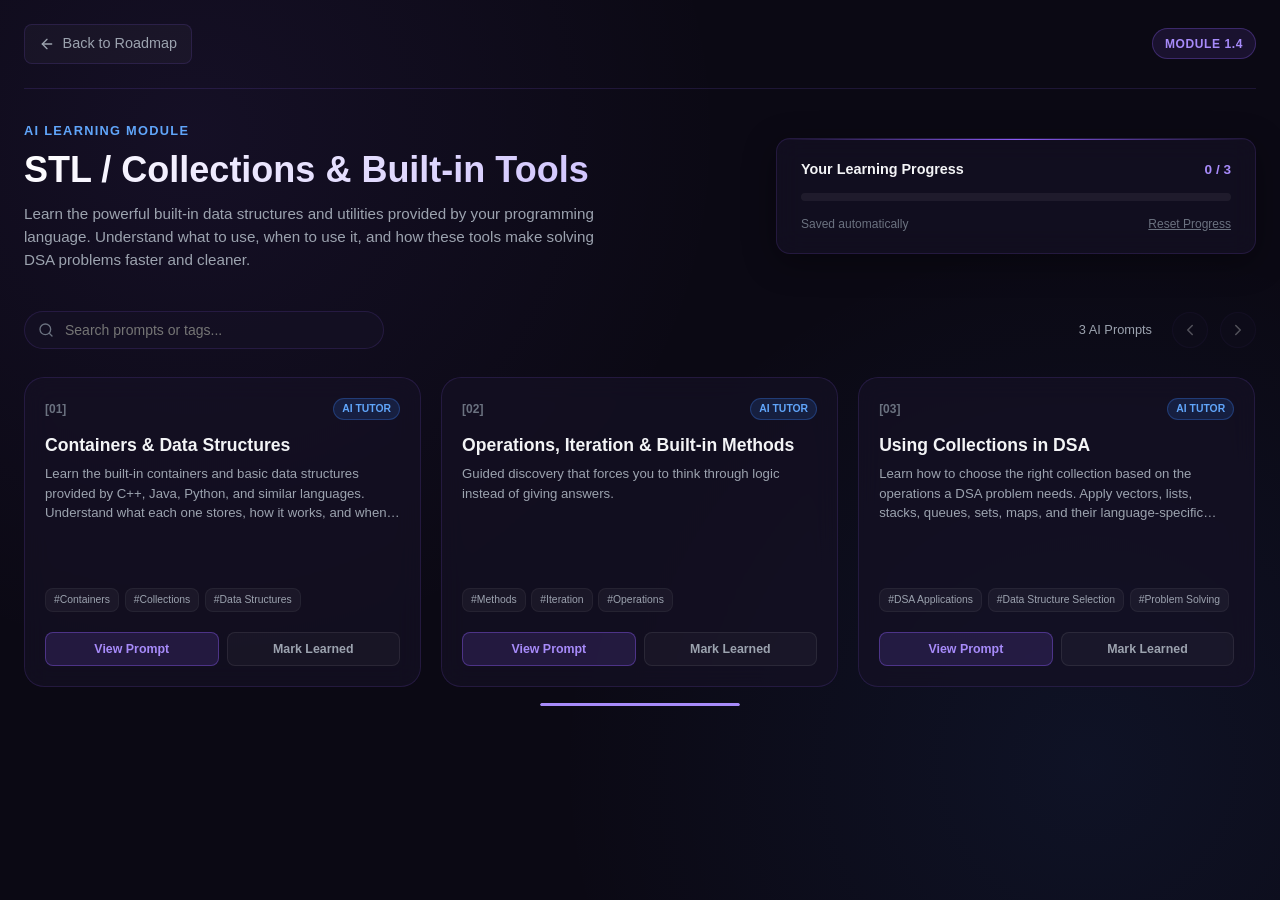
<file: 1/1.4.html>
<!DOCTYPE html>
<html lang="en">
<head>
    <meta charset="UTF-8">
    <meta name="viewport" content="width=device-width, initial-scale=1.0">
    <title>1.4 STL / Collections & Built-in Tools</title>
    <style>
        /* ==========================================================================
           1. DESIGN SYSTEM & CSS VARIABLES
           ========================================================================== */
        :root {
            --bg-main: #0b0914;
            --bg-card: rgba(22, 18, 38, 0.65);
            --bg-card-hover: rgba(30, 24, 52, 0.85);
            --bg-glass: rgba(255, 255, 255, 0.03);
            --bg-glass-elevated: rgba(30, 23, 50, 0.7);
            
            --border-subtle: rgba(139, 92, 246, 0.15);
            --border-glow: rgba(139, 92, 246, 0.4);
            --border-strong: rgba(168, 85, 247, 0.6);

            --accent-purple: #8b5cf6;
            --accent-purple-light: #a78bfa;
            --accent-blue: #3b82f6;
            --accent-blue-light: #60a5fa;
            --accent-cyan: #06b6d4;
            
            --text-main: #f3f4f6;
            --text-muted: #9ca3af;
            --text-dim: #6b7280;
            
            --success: #10b981;
            --success-glow: rgba(16, 185, 129, 0.2);

            --shadow-card: 0 8px 32px 0 rgba(0, 0, 0, 0.37);
            --shadow-glow: 0 0 25px rgba(139, 92, 246, 0.15);

            --radius-sm: 8px;
            --radius-md: 14px;
            --radius-lg: 20px;
            --radius-full: 9999px;

            --transition-fast: 0.2s cubic-bezier(0.4, 0, 0.2, 1);
            --transition-smooth: 0.3s cubic-bezier(0.16, 1, 0.3, 1);
        }

        /* ==========================================================================
           2. BASE & RESET
           ========================================================================== */
        *, *::before, *::after {
            box-sizing: border-box;
            margin: 0;
            padding: 0;
        }

        body {
            font-family: -apple-system, BlinkMacSystemFont, "Segoe UI", Roboto, Helvetica, Arial, sans-serif;
            background-color: var(--bg-main);
            color: var(--text-main);
            min-height: 100vh;
            line-height: 1.5;
            overflow-x: hidden;
            background-image: 
                radial-gradient(circle at 15% 15%, rgba(139, 92, 246, 0.08) 0%, transparent 40%),
                radial-gradient(circle at 85% 85%, rgba(59, 130, 246, 0.08) 0%, transparent 40%);
            background-attachment: fixed;
            -webkit-font-smoothing: antialiased;
        }

        /* Custom Scrollbar for Page */
        ::-webkit-scrollbar {
            width: 8px;
            height: 8px;
        }
        ::-webkit-scrollbar-track {
            background: var(--bg-main);
        }
        ::-webkit-scrollbar-thumb {
            background: rgba(139, 92, 246, 0.3);
            border-radius: var(--radius-full);
        }
        ::-webkit-scrollbar-thumb:hover {
            background: rgba(139, 92, 246, 0.5);
        }

        /* Focus Outline Accessibility */
        :focus-visible {
            outline: 2px solid var(--accent-purple-light);
            outline-offset: 3px;
        }

        .container {
            max-width: 1280px;
            margin: 0 auto;
            padding: 0 1.5rem;
        }

        /* ==========================================================================
           3. NAVIGATION
           ========================================================================== */
        .nav-header {
            padding: 1.5rem 0;
            display: flex;
            justify-content: space-between;
            align-items: center;
            border-bottom: 1px solid var(--border-subtle);
            margin-bottom: 2rem;
        }

        .back-link {
            display: inline-flex;
            align-items: center;
            gap: 0.5rem;
            color: var(--text-muted);
            text-decoration: none;
            font-size: 0.9rem;
            font-weight: 500;
            padding: 0.5rem 0.85rem;
            border-radius: var(--radius-sm);
            background: var(--bg-glass);
            border: 1px solid var(--border-subtle);
            transition: var(--transition-fast);
        }

        .back-link:hover {
            color: var(--text-main);
            border-color: var(--border-glow);
            background: rgba(139, 92, 246, 0.1);
            transform: translateX(-2px);
        }

        .module-badge {
            font-size: 0.75rem;
            font-weight: 700;
            letter-spacing: 0.05em;
            color: var(--accent-purple-light);
            background: rgba(139, 92, 246, 0.12);
            border: 1px solid rgba(139, 92, 246, 0.3);
            padding: 0.35rem 0.75rem;
            border-radius: var(--radius-full);
            text-transform: uppercase;
        }

        /* ==========================================================================
           4. HERO & PROGRESS SECTION
           ========================================================================== */
        .hero {
            display: grid;
            grid-template-columns: 1fr;
            gap: 2rem;
            margin-bottom: 2.5rem;
        }

        @media (min-width: 768px) {
            .hero {
                grid-template-columns: 1.2fr 0.8fr;
                align-items: center;
            }
        }

        .hero-eyebrow {
            font-size: 0.8rem;
            font-weight: 600;
            color: var(--accent-blue-light);
            text-transform: uppercase;
            letter-spacing: 0.1em;
            margin-bottom: 0.5rem;
        }

        .hero-title {
            font-size: 2.25rem;
            font-weight: 800;
            line-height: 1.2;
            margin-bottom: 0.75rem;
            background: linear-gradient(135deg, #ffffff 0%, #c4b5fd 100%);
            -webkit-background-clip: text;
            -webkit-text-fill-color: transparent;
        }

        .hero-desc {
            color: var(--text-muted);
            font-size: 0.95rem;
            max-width: 580px;
        }

        .progress-card {
            background: var(--bg-card);
            backdrop-filter: blur(12px);
            -webkit-backdrop-filter: blur(12px);
            border: 1px solid var(--border-subtle);
            border-radius: var(--radius-md);
            padding: 1.25rem 1.5rem;
            box-shadow: var(--shadow-card);
            position: relative;
            overflow: hidden;
        }

        .progress-card::before {
            content: '';
            position: absolute;
            top: 0; left: 0; right: 0; height: 1px;
            background: linear-gradient(90deg, transparent, var(--accent-purple), transparent);
        }

        .progress-header {
            display: flex;
            justify-content: space-between;
            align-items: center;
            margin-bottom: 0.75rem;
        }

        .progress-title {
            font-size: 0.9rem;
            font-weight: 600;
            color: var(--text-main);
        }

        .progress-count {
            font-size: 0.85rem;
            font-weight: 700;
            color: var(--accent-purple-light);
        }

        .progress-bar-bg {
            height: 8px;
            width: 100%;
            background: rgba(255, 255, 255, 0.06);
            border-radius: var(--radius-full);
            overflow: hidden;
            margin-bottom: 0.85rem;
        }

        .progress-bar-fill {
            height: 100%;
            width: 0%;
            background: linear-gradient(90deg, var(--accent-purple), var(--accent-blue));
            border-radius: var(--radius-full);
            transition: width 0.5s ease;
            box-shadow: 0 0 10px rgba(139, 92, 246, 0.5);
        }

        .progress-footer {
            display: flex;
            justify-content: space-between;
            align-items: center;
        }

        .btn-reset {
            background: none;
            border: none;
            color: var(--text-dim);
            font-size: 0.75rem;
            cursor: pointer;
            text-decoration: underline;
            transition: var(--transition-fast);
            padding: 0;
        }

        .btn-reset:hover {
            color: #ef4444;
        }

        /* ==========================================================================
           5. CONTROLS (SEARCH & CAROUSEL NAV)
           ========================================================================== */
        .controls-bar {
            display: flex;
            flex-direction: column;
            gap: 1rem;
            margin-bottom: 1.25rem;
        }

        @media (min-width: 640px) {
            .controls-bar {
                flex-direction: row;
                justify-content: space-between;
                align-items: center;
            }
        }

        .search-box {
            position: relative;
            flex-grow: 1;
            max-width: 360px;
        }

        .search-input {
            width: 100%;
            background: var(--bg-card);
            border: 1px solid var(--border-subtle);
            border-radius: var(--radius-full);
            padding: 0.6rem 1rem 0.6rem 2.5rem;
            color: var(--text-main);
            font-size: 0.875rem;
            transition: var(--transition-fast);
        }

        .search-input:focus {
            border-color: var(--border-glow);
            box-shadow: 0 0 12px rgba(139, 92, 246, 0.2);
            background: rgba(22, 18, 38, 0.85);
        }

        .search-icon {
            position: absolute;
            left: 0.9rem;
            top: 50%;
            transform: translateY(-50%);
            width: 16px;
            height: 16px;
            fill: none;
            stroke: var(--text-dim);
            stroke-width: 2;
            stroke-linecap: round;
            stroke-linejoin: round;
        }

        .carousel-controls {
            display: flex;
            align-items: center;
            gap: 0.75rem;
        }

        .topic-counter {
            font-size: 0.8rem;
            color: var(--text-muted);
            margin-right: 0.5rem;
        }

        .nav-btn {
            background: var(--bg-card);
            border: 1px solid var(--border-subtle);
            color: var(--text-main);
            width: 36px;
            height: 36px;
            border-radius: var(--radius-full);
            display: flex;
            align-items: center;
            justify-content: center;
            cursor: pointer;
            transition: var(--transition-fast);
        }

        .nav-btn:hover:not(:disabled) {
            background: var(--accent-purple);
            border-color: var(--accent-purple);
            box-shadow: 0 0 12px rgba(139, 92, 246, 0.4);
        }

        .nav-btn:disabled {
            opacity: 0.3;
            cursor: not-allowed;
        }

        .nav-btn svg {
            width: 18px;
            height: 18px;
            stroke: currentColor;
            stroke-width: 2;
            fill: none;
            stroke-linecap: round;
            stroke-linejoin: round;
        }

        /* ==========================================================================
           6. HORIZONTAL CAROUSEL
           ========================================================================== */
        .carousel-wrapper {
            position: relative;
            margin: 0 -1.5rem;
            padding: 0.5rem 1.5rem 1.5rem 1.5rem;
        }

        .carousel {
            display: flex;
            flex-wrap: nowrap;
            overflow-x: auto;
            scroll-snap-type: x mandatory;
            gap: 1.25rem;
            scrollbar-width: none; /* Firefox */
            -ms-overflow-style: none; /* IE/Edge */
            padding-bottom: 0.5rem;
            cursor: grab;
            user-select: none;
        }

        .carousel.active {
            cursor: grabbing;
        }

        .carousel::-webkit-scrollbar {
            display: none; /* Chrome/Safari */
        }

        /* ==========================================================================
           7. PROMPT CARD DESIGN
           ========================================================================== */
        .card {
            flex: 0 0 calc(100% - 1rem); /* Mobile Default: 1 visible */
            scroll-snap-align: start;
            background: var(--bg-card);
            backdrop-filter: blur(12px);
            -webkit-backdrop-filter: blur(12px);
            border: 1px solid var(--border-subtle);
            border-radius: var(--radius-lg);
            padding: 1.25rem;
            display: flex;
            flex-direction: column;
            justify-content: space-between;
            position: relative;
            transition: transform var(--transition-smooth), border-color var(--transition-smooth), box-shadow var(--transition-smooth);
            min-height: 310px;
        }

        @media (min-width: 640px) {
            .card {
                flex: 0 0 calc(50% - 0.75rem); /* Tablet: 2 visible */
            }
        }

        @media (min-width: 1024px) {
            .card {
                flex: 0 0 calc(33.333% - 0.85rem); /* Desktop: 3 visible */
            }
        }

        .card:hover {
            transform: translateY(-4px);
            border-color: var(--border-glow);
            box-shadow: var(--shadow-card), var(--shadow-glow);
            background: var(--bg-card-hover);
        }

        .card.learned {
            border-color: rgba(16, 185, 129, 0.3);
        }

        .card.learned::after {
            content: '';
            position: absolute;
            inset: 0;
            border-radius: var(--radius-lg);
            border: 1px solid var(--success);
            opacity: 0.2;
            pointer-events: none;
        }

        .card-header {
            display: flex;
            justify-content: space-between;
            align-items: center;
            margin-bottom: 0.85rem;
        }

        .card-num {
            font-size: 0.75rem;
            font-weight: 700;
            color: var(--text-dim);
            font-mono: monospace;
        }

        .card-badges {
            display: flex;
            gap: 0.35rem;
            align-items: center;
        }

        .ai-badge {
            font-size: 0.65rem;
            font-weight: 600;
            padding: 0.15rem 0.5rem;
            border-radius: var(--radius-full);
            background: rgba(59, 130, 246, 0.15);
            color: var(--accent-blue-light);
            border: 1px solid rgba(59, 130, 246, 0.3);
        }

        .completed-indicator {
            display: none;
            width: 18px;
            height: 18px;
            background: var(--success);
            color: #000;
            border-radius: var(--radius-full);
            align-items: center;
            justify-content: center;
            font-size: 0.65rem;
            font-weight: bold;
        }

        .card.learned .completed-indicator {
            display: flex;
        }

        .card-title {
            font-size: 1.1rem;
            font-weight: 700;
            color: var(--text-main);
            margin-bottom: 0.5rem;
            line-height: 1.3;
        }

        .card-desc {
            font-size: 0.825rem;
            color: var(--text-muted);
            margin-bottom: 1rem;
            line-height: 1.45;
            display: -webkit-box;
            -webkit-line-clamp: 3;
            -webkit-box-orient: vertical;
            overflow: hidden;
        }

        .card-tags {
            display: flex;
            flex-wrap: wrap;
            gap: 0.35rem;
            margin-bottom: 1.25rem;
        }

        .tag {
            font-size: 0.65rem;
            color: var(--text-muted);
            background: rgba(255, 255, 255, 0.04);
            padding: 0.2rem 0.5rem;
            border-radius: var(--radius-sm);
            border: 1px solid rgba(255, 255, 255, 0.05);
        }

        .card-actions {
            display: grid;
            grid-template-columns: 1fr 1fr;
            gap: 0.5rem;
            margin-top: auto;
        }

        .btn {
            font-size: 0.775rem;
            font-weight: 600;
            padding: 0.55rem 0.75rem;
            border-radius: var(--radius-sm);
            cursor: pointer;
            transition: var(--transition-fast);
            display: inline-flex;
            align-items: center;
            justify-content: center;
            gap: 0.35rem;
            border: none;
        }

        .btn-primary {
            background: rgba(139, 92, 246, 0.15);
            color: var(--accent-purple-light);
            border: 1px solid var(--border-glow);
        }

        .btn-primary:hover {
            background: var(--accent-purple);
            color: #ffffff;
            box-shadow: 0 0 12px rgba(139, 92, 246, 0.3);
        }

        .btn-secondary {
            background: rgba(255, 255, 255, 0.03);
            color: var(--text-muted);
            border: 1px solid rgba(255, 255, 255, 0.08);
        }

        .btn-secondary:hover {
            background: rgba(255, 255, 255, 0.08);
            color: var(--text-main);
        }

        .card.learned .btn-secondary {
            background: var(--success-glow);
            color: var(--success);
            border-color: rgba(16, 185, 129, 0.4);
        }

        /* Carousel Scroll Progress Bar */
        .scroll-progress-container {
            width: 100%;
            max-width: 200px;
            height: 3px;
            background: rgba(255, 255, 255, 0.05);
            margin: 0.5rem auto 0 auto;
            border-radius: var(--radius-full);
            overflow: hidden;
        }

        .scroll-progress-bar {
            height: 100%;
            width: 0%;
            background: var(--accent-purple-light);
            border-radius: var(--radius-full);
        }

        .no-results {
            width: 100%;
            text-align: center;
            padding: 3rem 1rem;
            color: var(--text-muted);
            font-size: 0.9rem;
            display: none;
        }

        /* ==========================================================================
           8. MODAL COMPONENT
           ========================================================================== */
        .modal-overlay {
            position: fixed;
            inset: 0;
            background: rgba(5, 3, 10, 0.8);
            backdrop-filter: blur(8px);
            -webkit-backdrop-filter: blur(8px);
            z-index: 1000;
            display: flex;
            align-items: center;
            justify-content: center;
            padding: 1.5rem;
            opacity: 0;
            pointer-events: none;
            transition: opacity 0.25s ease;
        }

        .modal-overlay.active {
            opacity: 1;
            pointer-events: auto;
        }

        .modal-container {
            background: var(--bg-glass-elevated);
            border: 1px solid var(--border-glow);
            box-shadow: 0 20px 50px rgba(0, 0, 0, 0.6), 0 0 30px rgba(139, 92, 246, 0.2);
            border-radius: var(--radius-lg);
            width: 100%;
            max-width: 680px;
            max-height: 85vh;
            display: flex;
            flex-direction: column;
            transform: scale(0.95) translateY(10px);
            transition: transform 0.25s cubic-bezier(0.16, 1, 0.3, 1);
            overflow: hidden;
        }

        .modal-overlay.active .modal-container {
            transform: scale(1) translateY(0);
        }

        .modal-header {
            padding: 1.25rem 1.5rem;
            border-bottom: 1px solid var(--border-subtle);
            display: flex;
            justify-content: space-between;
            align-items: center;
        }

        .modal-title {
            font-size: 1.1rem;
            font-weight: 700;
            color: var(--text-main);
        }

        .modal-close {
            background: none;
            border: none;
            color: var(--text-muted);
            cursor: pointer;
            padding: 0.25rem;
            border-radius: var(--radius-sm);
            display: flex;
            align-items: center;
            justify-content: center;
            transition: var(--transition-fast);
        }

        .modal-close:hover {
            color: var(--text-main);
            background: rgba(255, 255, 255, 0.1);
        }

        .modal-body {
            padding: 1.5rem;
            overflow-y: auto;
            font-size: 0.9rem;
            line-height: 1.6;
            color: #d1d5db;
        }

        .prompt-box {
            background: rgba(10, 8, 20, 0.6);
            border: 1px solid rgba(139, 92, 246, 0.2);
            border-radius: var(--radius-md);
            padding: 1.25rem;
            font-family: inherit;
            white-space: pre-wrap;
            word-break: break-word;
            color: #e5e7eb;

            max-height: 50vh;
            overflow-y: auto;
        }

        .modal-footer {
            padding: 1rem 1.5rem;
            border-top: 1px solid var(--border-subtle);
            display: flex;
            justify-content: flex-end;
            gap: 0.75rem;
            background: rgba(15, 11, 26, 0.5);
        }

        /* ==========================================================================
           9. TOAST SYSTEM
           ========================================================================== */
        .toast-container {
            position: fixed;
            bottom: 1.5rem;
            right: 1.5rem;
            z-index: 1100;
            display: flex;
            flex-direction: column;
            gap: 0.5rem;
            pointer-events: none;
        }

        .toast {
            background: rgba(22, 18, 38, 0.95);
            border: 1px solid var(--border-glow);
            box-shadow: 0 10px 25px rgba(0, 0, 0, 0.5);
            color: var(--text-main);
            padding: 0.75rem 1.25rem;
            border-radius: var(--radius-md);
            font-size: 0.85rem;
            font-weight: 500;
            display: flex;
            align-items: center;
            gap: 0.5rem;
            transform: translateY(20px);
            opacity: 0;
            transition: transform 0.25s ease, opacity 0.25s ease;
            backdrop-filter: blur(8px);
        }

        .toast.show {
            transform: translateY(0);
            opacity: 1;
        }

        .toast-icon {
            color: var(--success);
        }

        /* Reduced Motion */
        @media (prefers-reduced-motion: reduce) {
            *, *::before, *::after {
                animation-duration: 0.01ms !important;
                animation-iteration-count: 1 !important;
                transition-duration: 0.01ms !important;
                scroll-behavior: auto !important;
            }
        }
    </style>
</head>
<body>

    <div class="container">
        <!-- TOP NAVIGATION -->
        <nav class="nav-header">
            <a href="../roadmap.html" class="back-link">
                <svg width="16" height="16" viewBox="0 0 24 24" fill="none" stroke="currentColor" stroke-width="2" stroke-linecap="round" stroke-linejoin="round"><line x1="19" y1="12" x2="5" y2="12"></line><polyline points="12 19 5 12 12 5"></polyline></svg>
                Back to Roadmap
            </a>
            <span class="module-badge">MODULE 1.4</span>
        </nav>

        <!-- HERO & PROGRESS -->
        <header class="hero">
            <div>
                <div class="hero-eyebrow">AI LEARNING MODULE</div>
                <h1 class="hero-title">STL / Collections & Built-in Tools</h1>
                <p class="hero-desc">
                    Learn the powerful built-in data structures and utilities provided by your programming language. Understand what to use, when to use it, and how these tools make solving DSA problems faster and cleaner.
                </p>
            </div>
            
            <div class="progress-card">
                <div class="progress-header">
                    <span class="progress-title">Your Learning Progress</span>
                    <span class="progress-count" id="progressCount">0 / 15</span>
                </div>
                <div class="progress-bar-bg">
                    <div class="progress-bar-fill" id="progressBar"></div>
                </div>
                <div class="progress-footer">
                    <span style="font-size: 0.75rem; color: var(--text-dim);">Saved automatically</span>
                    <button class="btn-reset" id="btnReset" aria-label="Reset all progress">Reset Progress</button>
                </div>
            </div>
        </header>

        <!-- CONTROLS BAR -->
        <section class="controls-bar">
            <div class="search-box">
                <svg class="search-icon" viewBox="0 0 24 24"><circle cx="11" cy="11" r="8"></circle><line x1="21" y1="21" x2="16.65" y2="16.65"></line></svg>
                <input type="text" id="searchInput" class="search-input" placeholder="Search prompts or tags..." aria-label="Search prompts">
            </div>

            <div class="carousel-controls">
                <span class="topic-counter" id="topicCounter">15 AI Prompts</span>
                <button class="nav-btn" id="btnPrev" aria-label="Previous card">
                    <svg viewBox="0 0 24 24"><polyline points="15 18 9 12 15 6"></polyline></svg>
                </button>
                <button class="nav-btn" id="btnNext" aria-label="Next card">
                    <svg viewBox="0 0 24 24"><polyline points="9 18 15 12 9 6"></polyline></svg>
                </button>
            </div>
        </section>

        <!-- CAROUSEL -->
        <main class="carousel-wrapper">
            <div class="carousel" id="carousel">
                <!-- 15 Cards Populated Dynamically via JavaScript -->
            </div>
            <div class="no-results" id="noResults">No matching AI prompt modules found.</div>
            <div class="scroll-progress-container">
                <div class="scroll-progress-bar" id="scrollIndicator"></div>
            </div>
        </main>
    </div>

    <!-- PROMPT MODAL -->
    <div class="modal-overlay" id="promptModal" aria-hidden="true" role="dialog">
        <div class="modal-container" onclick="event.stopPropagation()">
            <div class="modal-header">
                <h2 class="modal-title" id="modalTitle">Topic Prompt</h2>
                <button class="modal-close" id="modalClose" aria-label="Close modal">
                    <svg width="20" height="20" viewBox="0 0 24 24" fill="none" stroke="currentColor" stroke-width="2" stroke-linecap="round" stroke-linejoin="round"><line x1="18" y1="6" x2="6" y2="18"></line><line x1="6" y1="6" x2="18" y2="18"></line></svg>
                </button>
            </div>
            <div class="modal-body">
                <div class="prompt-box" id="modalPromptText"></div>
            </div>
            <div class="modal-footer">
                <button class="btn btn-secondary" id="modalCloseBtn">Close</button>
                <button class="btn btn-primary" id="modalCopyBtn">
                    <svg width="14" height="14" viewBox="0 0 24 24" fill="none" stroke="currentColor" stroke-width="2" stroke-linecap="round" stroke-linejoin="round"><rect x="9" y="9" width="13" height="13" rx="2" ry="2"></rect><path d="M5 15H4a2 2 0 0 1-2-2V4a2 2 0 0 1 2-2h9a2 2 0 0 1 2 2v1"></path></svg>
                    Copy Prompt
                </button>
            </div>
        </div>
    </div>

    <!-- TOAST CONTAINER -->
    <div class="toast-container" id="toastContainer"></div>

    <!-- JavaScript logic -->
    <script>
        /* ==========================================================================
           1. PROMPT DATA ARRAY (15 MULTI-LANGUAGE TUTOR PROMPTS)
           ========================================================================== */
        const topics = [
            {
                id: 1,
                title: "Containers & Data Structures",
                desc: "Learn the built-in containers and basic data structures provided by C++, Java, Python, and similar languages. Understand what each one stores, how it works, and when to choose it while solving DSA problems.",
                tags: ["Containers", "Collections", "Data Structures"],
                prompt: `You are my personal programming and DSA tutor.

Teach me Containers and Data Structures in the programming language I am currently learning.

I want to understand the built-in collections provided by my language, what they are used for, how they work, and most importantly, when I should choose one over another.

Teach me interactively, not like a textbook.

1. First ask me what I already know about built-in collections or data structures.
2. Explain why programming languages provide ready-made containers and why they are useful in DSA.
3. Teach the important containers available in my language, including their closest equivalents when relevant:
   - C++: vector, array, deque, stack, queue, set, unordered_set, map, unordered_map
   - Java: ArrayList, LinkedList, Stack or Deque, Queue, HashSet, TreeSet, HashMap, TreeMap
   - Python: list, tuple, deque, set, dict
4. Do not force me to learn every container at once. Introduce them progressively based on their purpose.
5. For each container, explain:
   - What it stores
   - How elements are accessed
   - How elements are added and removed
   - Whether duplicates are allowed
   - Whether elements are ordered
   - Whether indexing is available
   - Common operations
   - When it is useful in DSA
6. Show small practical examples in the language I am learning.
7. Explain the important operations through code and let me predict the result before revealing it.
8. Compare similar containers and make me decide which one should be used for a given situation.
9. Introduce time complexity for common operations when it is important, but keep it beginner-friendly.
10. Show common beginner mistakes and explain why they happen.
11. Give me small exercises where I have to choose an appropriate container before writing code.
12. Do not immediately give me the answer. Ask me to explain my reasoning first and give hints if I am stuck.
13. Gradually move from basic usage to small DSA problems using these containers.
14. When the same concept has different names or behavior in C++, Java, and Python, clearly explain the equivalent rather than assuming they work exactly the same way.
15. Explain when using a built-in container is better than manually implementing the same structure.

Use this learning approach:

Understand the purpose → Learn the container → Learn its operations → Compare alternatives → Understand complexity → Apply it to a DSA problem.

At the end, test me with:
- 5 concept questions
- 3 container-selection questions
- 3 code-output questions
- 3 small DSA problems using containers

Do not reveal solutions immediately. Let me attempt them first and give progressive hints.

After evaluating my answers, tell me:
- Which containers I understand
- Which ones I should revise
- Whether I am choosing containers appropriately
- What I should learn next

The goal is not to memorize the names of collections. I should be able to look at a DSA problem, understand what operations I need, and choose an appropriate built-in container myself.

Keep the lesson practical, interactive, beginner-friendly, and progressively challenging.`
            },
            {
                id: 2,
                title: "Operations, Iteration & Built-in Methods",
                desc: "Guided discovery that forces you to think through logic instead of giving answers.",
                tags: ["Methods", "Iteration", "Operations"],
                prompt: `You are my personal programming and DSA tutor.

Teach me Operations, Iteration, and Built-in Methods for the collections available in the programming language I am currently learning.

I want to learn how to actually work with collections efficiently instead of memorizing a list of methods.

Teach me interactively, not like a textbook.

1. First ask me what I already know about collection operations and iteration.
2. Explain why common built-in operations are useful when solving DSA problems.
3. Teach me the most important operations for the collections I have learned, such as:
   - Adding elements
   - Removing elements
   - Accessing elements
   - Updating elements
   - Searching
   - Checking whether an element exists
   - Finding size or length
   - Traversing elements
   - Sorting
   - Reversing where supported
   - Clearing a collection
4. Teach me how to iterate through collections using the appropriate loops or iteration tools for my language.
5. Explain the difference between index-based iteration and directly iterating over elements when both are available.
6. Show the important built-in methods and functions for my language, but focus on the ones that are genuinely useful in DSA.
7. For each important operation, explain:
   - What it does
   - When to use it
   - What it returns
   - Whether it changes the collection
   - Its basic time complexity when relevant
8. Show small code examples and ask me to predict the result before revealing the answer.
9. Give me situations where multiple operations can solve the same task and make me choose the most appropriate one.
10. Compare equivalent operations across C++, Java, and Python when their syntax or behavior differs.
11. Show common beginner mistakes, such as invalid indexes, modifying a collection incorrectly while iterating, using the wrong method, or misunderstanding what a method returns.
12. Give me small exercises where I have to choose the correct operation or method before writing code.
13. Do not immediately give me solutions. Give hints progressively if I get stuck.
14. Gradually move from individual operations to combining multiple operations in small DSA problems.
15. Teach me to think about time complexity before choosing a built-in operation when performance matters.

Use this learning approach:

Understand the operation → See it in code → Predict the result → Try it yourself → Understand complexity → Apply it to a DSA problem.

At the end, test me with:
- 5 concept questions
- 5 "which operation/method would you use?" questions
- 3 code-output prediction questions
- 3 small DSA problems

Do not reveal solutions immediately. Let me attempt them first and provide progressive hints.

After evaluating my answers, tell me:
- Which operations I understand
- Which methods I should revise
- Whether I am choosing appropriate operations
- Whether I understand their basic time complexity
- What I should practice next

The goal is for me to look at a DSA problem and confidently choose the right built-in operation or iteration method instead of searching for syntax every time.

Keep the lesson practical, interactive, beginner-friendly, and progressively challenging.`
            },
            {
                id: 3,
                title: "Using Collections in DSA",
                desc: "Learn how to choose the right collection based on the operations a DSA problem needs. Apply vectors, lists, stacks, queues, sets, maps, and their language-specific equivalents to real problem-solving.",
                tags: ["DSA Applications", "Data Structure Selection", "Problem Solving"],
                prompt: `You are my personal programming and DSA tutor.

Teach me how to use built-in collections effectively while solving DSA problems in the programming language I am currently learning.

The goal is not to memorize collection syntax. I want to learn how to look at a problem, identify what operations are needed, choose the right collection, and use it efficiently.

Teach me interactively, not like a textbook.

1. Start by giving me a simple DSA problem.
2. Before allowing me to code, ask me:
   - What does the problem require?
   - What operations will I need?
   - Do I need indexing?
   - Do I need fast searching?
   - Do I need unique elements?
   - Do I need key-value pairs?
   - Do I need a particular order?
   - Do I need FIFO or LIFO behavior?
3. Make me choose a suitable collection before writing code.
4. Ask me to explain why I chose it.
5. Compare my choice with at least one alternative and explain the trade-offs.
6. Once my approach is reasonable, let me implement the solution myself.
7. Help me use the correct built-in operations and methods for the language I am learning.
8. Make me think about the time complexity of important operations.
9. Show how choosing the wrong collection can make an otherwise correct solution inefficient.
10. Give me problems involving different collection types, such as:
   - Dynamic arrays
   - Stacks
   - Queues
   - Sets
   - Maps / dictionaries
   - Hash-based collections
   - Ordered collections
11. Gradually combine collections with loops, conditions, arrays, strings, and functions.
12. Include problems where more than one collection could work and make me decide which approach is better.
13. Include beginner-friendly DSA problems involving frequency counting, duplicate detection, searching, ordering, grouping, and maintaining elements efficiently.
14. Do not immediately give me the solution. If I get stuck, use progressive hints.
15. If the language I am learning has different collections or different behavior, teach me the correct equivalent rather than forcing another language's implementation.

Use this problem-solving process:

Understand the problem
→ Identify required operations
→ Choose a collection
→ Explain why
→ Estimate complexity
→ Design the approach
→ Code
→ Dry run
→ Test edge cases
→ Improve if necessary

Use this hint system:

Hint 1 → Ask me a guiding question.

Hint 2 → Point me toward the operation I should think about.

Hint 3 → Suggest the type of collection I should consider, without giving the full solution.

Hint 4 → Help me construct the approach.

Only reveal the complete solution after I have genuinely attempted the problem or explicitly ask for it.

At the end of each session, give me:
- 3 collection-selection questions
- 2 code-tracing questions
- 3 DSA problems
- 1 challenge where I must choose between multiple possible collections

Evaluate my answers and tell me:
- Whether I chose the right collection
- Whether my reasoning was correct
- Whether my complexity analysis was correct
- What alternative approaches exist
- What I should practice next

The goal is that when I encounter a DSA problem, I can independently decide which built-in collection will make the solution simpler and more efficient.

Keep the lesson practical, interactive, progressively difficult, and focused on problem-solving rather than memorizing syntax.`
            },



//             {
//                 id: 4,
//                 title: "Code Execution Prediction",
//                 desc: "Train your mind to act like a compiler/interpreter by predicting output.",
//                 tags: ["Tracing", "Code Analysis", "Practice"],
//                 prompt: `Act as a code analysis coach. Create a tricky, short code snippet in my choice of language (C++, Java, or Python) involving [INSERT TOPIC, e.g., Pass-by-value vs Pass-by-reference / Scope / Loop invariants].

// Do NOT show me the output. 
// Ask me to:
// 1. Trace the code step-by-step.
// 2. Predict the exact terminal output.
// 3. Explain what state variables hold at key checkpoints.

// Wait for my response before telling me if I am right or wrong.`
//             },
//             {
//                 id: 5,
//                 title: "Interactive Bug Hunting",
//                 desc: "Improve debugging skills by diagnosing subtle logic errors and memory leaks.",
//                 tags: ["Debugging", "Edge Cases", "Analysis"],
//                 prompt: `Act as a code reviewer. Present a snippet of code implementing [INSERT TOPIC, e.g., Binary Search / Stack implementation] containing 2 subtle logic bugs or edge-case failures.

// Write the code in C++, Java, or Python.
// Do NOT reveal what the bugs are.
// Ask me to locate the bugs, explain WHY they cause failures, and provide corrected lines. 

// Wait for my response before evaluating my debug analysis.`
//             },
//             {
//                 id: 6,
//                 title: "Common Pitfalls & Anti-Patterns",
//                 desc: "Learn what NOT to do and avoid classic beginner mistakes in DSA.",
//                 tags: ["Best Practices", "Pitfalls", "Clean Code"],
//                 prompt: `Act as a senior software engineer. Explain the 3 most common mistakes students make when learning or implementing [INSERT TOPIC, e.g., Dynamic Programming / Recursion / Memory Allocation].

// For each mistake:
// 1. Show the "bad" pattern code snippet.
// 2. Explain why it fails (performance hit, stack overflow, memory leak, bug).
// 3. Show the refactored "good" pattern.

// After showing these, give me a tiny code challenge where I must identify and fix one of these anti-patterns.`
//             },
//             {
//                 id: 7,
//                 title: "Real-World System Analogy",
//                 desc: "Connect abstract data structures to actual production systems and software.",
//                 tags: ["Analogy", "System Design", "Context"],
//                 prompt: `Act as a system architect. Explain [INSERT DSA TOPIC, e.g., Queues / Heaps / Graphs] by mapping it directly to a real-world software system (e.g., printer job queues, priority event schedulers, social networks).

// Explain:
// 1. How the data structure powers the actual feature.
// 2. Why alternative structures would fail in this scenario.
// 3. How this translates to code in C++, Java, or Python.

// End by giving me a mini system requirement and asking me to choose the best data structure for it.`
//             },
//             {
//                 id: 8,
//                 title: "Step-by-Step Algorithm Builder",
//                 desc: "Break complex multi-step algorithms down into easy digestible micro-steps.",
//                 tags: ["Algorithms", "Step-by-Step", "Structure"],
//                 prompt: `Act as a DSA instructor. We are going to build [INSERT ALGORITHM, e.g., Merge Sort / Dijkstra's Algorithm] step-by-step.

// Divide the implementation into 3 progressive phases (e.g., Base setup -> Core Logic -> Cleanup/Optimization).
// Provide Phase 1 instructions and skeleton code only. 
// Ask me to fill in the missing logic for Phase 1.

// Do NOT proceed to Phase 2 until I correctly submit Phase 1 code.`
//             },
//             {
//                 id: 9,
//                 title: "Problem-Solving Strategy Breakdown",
//                 desc: "Learn the exact mental blueprint to break down unsolved LeetCode problems.",
//                 tags: ["Problem Solving", "Strategy", "LeetCode"],
//                 prompt: `Act as a competitive programming coach. I am trying to solve a problem related to [INSERT TOPIC, e.g., Two Pointers / Sliding Window].

// Teach me the mental framework to recognize when to apply this technique.
// 1. What pattern keywords in a problem description signal this pattern?
// 2. What are the standard state variables needed?
// 3. What is the boilerplate template in C++, Java, and Python?

// Give me an unprompted problem description at the end and ask me to identify the pattern and state variables without writing full code.`
//             },
//             {
//                 id: 10,
//                 title: "DSA Deep Application & Trade-offs",
//                 desc: "Compare Big-O time/space complexities across different implementations.",
//                 tags: ["Complexity", "Big-O", "Performance"],
//                 prompt: `Act as an algorithm analyst. I want to analyze the Time and Space complexity of [INSERT TOPIC/ALGORITHM].

// Break down:
// 1. Best-case, Average-case, and Worst-case time complexity with scenarios.
// 2. Auxiliary space complexity.
// 3. How hardware aspects (like CPU Cache Locality) affect this structure (e.g., Array vs Linked List).

// Provide a comparison table, then test me with a hypothetical scenario asking which structure performs faster.`
//             },
//             {
//                 id: 11,
//                 title: "Edge Case & Boundary Stress Test",
//                 desc: "Identify sneaky edge cases that break production code and pass test suites.",
//                 tags: ["Edge Cases", "Testing", "Robustness"],
//                 prompt: `Act as a QA Lead. I am writing code for [INSERT ALGORITHM/DATA STRUCTURE, e.g., Binary Search Tree Insertion].

// List the 5 crucial edge cases I MUST test to ensure my code doesn't crash in production (e.g., empty input, single element, duplicates, maximum bounds, negative values).

// Ask me to pick one edge case and write the defensive code check for it in C++, Java, or Python.`
//             },
//             {
//                 id: 12,
//                 title: "Comparative Analysis (X vs Y)",
//                 desc: "Understand differences, trade-offs, and when to pick one tool over another.",
//                 tags: ["Comparison", "Trade-offs", "Decision"],
//                 prompt: `Act as a tech lead. I am confused about when to use [CONCEPT A, e.g., BFS] versus [CONCEPT B, e.g., DFS].

// Compare them across:
// 1. Core mechanism difference.
// 2. Memory footprint comparison.
// 3. Ideal use cases for Concept A vs Concept B.
// 4. Language-specific standard library availability (C++ STL, Java Collections, Python modules).

// Give me 2 real-world problem scenarios and ask me to decide which one to use for each, with justification.`
//             },
//             {
//                 id: 13,
//                 title: "Feynman Technique (Teach-Back)",
//                 desc: "Solidify your mastery by explaining concepts back to the AI in simple terms.",
//                 tags: ["Feynman", "Teaching", "Mastery"],
//                 prompt: `Act as a curious high school student learning programming. I am going to explain [INSERT TOPIC, e.g., How Dynamic Programming Memoization Works] to you in my own words.

// Your role:
// 1. Listen to my explanation.
// 2. Call out any gaps, inaccuracies, or overly complex terms I used.
// 3. Ask a probing clarifying question to see if I truly grasp the underlying mechanics.

// Say 'I am ready! Explain [INSERT TOPIC] to me like I am 15 years old.' to start.`
//             },
//             {
//                 id: 14,
//                 title: "Progressive Difficulty Challenges",
//                 desc: "Level up your problem-solving through Easy, Medium, and Hard variations.",
//                 tags: ["Challenges", "Progression", "Practice"],
//                 prompt: `Act as a coding interview coach for [INSERT TOPIC, e.g., Monotonic Stack].

// Give me 3 problem descriptions in increasing difficulty:
// - Level 1: Easy (Warmup)
// - Level 2: Medium (Standard Interview)
// - Level 3: Hard (Advanced Application)

// Do NOT give code or solutions. Present Level 1 first and ask me to write pseudocode or code in my preferred language. I will submit solutions one by one.`
//             },
//             {
//                 id: 15,
//                 title: "Comprehensive Final Assessment",
//                 desc: "Validate your complete module mastery with a realistic evaluation test.",
//                 tags: ["Assessment", "Evaluation", "Final Test"],
//                 prompt: `Act as a senior university professor evaluating my mastery of [INSERT MODULE/TOPIC, e.g., Trees & Graphs].

// Provide a 3-part comprehensive assessment:
// 1. Conceptual Multiple Choice (1 Question)
// 2. Complexity Evaluation (1 Question)
// 3. Code Implementation Task (1 Practical Problem)

// Present all 3 parts at once. Ask me to reply with my answers. Once I reply, give me a detailed score breakdown and actionable feedback for areas of improvement.`
//             }
        ];

        /* ==========================================================================
           2. DOM REFERENCES
           ========================================================================== */
        const carousel = document.getElementById('carousel');
        const progressBar = document.getElementById('progressBar');
        const progressCount = document.getElementById('progressCount');
        const btnReset = document.getElementById('btnReset');
        const btnPrev = document.getElementById('btnPrev');
        const btnNext = document.getElementById('btnNext');
        const searchInput = document.getElementById('searchInput');
        const topicCounter = document.getElementById('topicCounter');
        const noResults = document.getElementById('noResults');
        const scrollIndicator = document.getElementById('scrollIndicator');

        // Modal DOM
        const promptModal = document.getElementById('promptModal');
        const modalTitle = document.getElementById('modalTitle');
        const modalPromptText = document.getElementById('modalPromptText');
        const modalClose = document.getElementById('modalClose');
        const modalCloseBtn = document.getElementById('modalCloseBtn');
        const modalCopyBtn = document.getElementById('modalCopyBtn');
        const toastContainer = document.getElementById('toastContainer');

        /* ==========================================================================
           3. STATE & LOCALSTORAGE MANAGEMENT
           ========================================================================== */
        const STORAGE_KEY = 'arewecooked_module_1_2_progress';
        let learnedState = JSON.parse(localStorage.getItem(STORAGE_KEY)) || {};
        let activePromptText = '';

        function saveProgress() {
            localStorage.setItem(STORAGE_KEY, JSON.stringify(learnedState));
            updateProgressUI();
        }

        function updateProgressUI() {
            const completedCount = Object.values(learnedState).filter(Boolean).length;
            const total = topics.length;
            const percentage = (completedCount / total) * 100;

            progressBar.style.width = `${percentage}%`;
            progressCount.textContent = `${completedCount} / ${total}`;
        }

        /* ==========================================================================
           4. RENDER CAROUSEL CARDS
           ========================================================================== */
        function renderCards(filteredTopics = topics) {
            carousel.innerHTML = '';
            
            if (filteredTopics.length === 0) {
                noResults.style.display = 'block';
                topicCounter.textContent = '0 AI Prompts';
                return;
            } else {
                noResults.style.display = 'none';
                topicCounter.textContent = `${filteredTopics.length} AI Prompts`;
            }

            filteredTopics.forEach((topic) => {
                const isLearned = !!learnedState[topic.id];
                const card = document.createElement('article');
                card.className = `card ${isLearned ? 'learned' : ''}`;
                card.dataset.id = topic.id;

                const formattedNum = String(topic.id).padStart(2, '0');

                card.innerHTML = `
                    <div>
                        <div class="card-header">
                            <span class="card-num">[${formattedNum}]</span>
                            <div class="card-badges">
                                <span class="ai-badge">AI TUTOR</span>
                                <div class="completed-indicator" title="Marked as Learned">✓</div>
                            </div>
                        </div>
                        <h3 class="card-title">${topic.title}</h3>
                        <p class="card-desc">${topic.desc}</p>
                    </div>
                    <div>
                        <div class="card-tags">
                            ${topic.tags.map(t => `<span class="tag">#${t}</span>`).join('')}
                        </div>
                        <div class="card-actions">
                            <button class="btn btn-primary btn-view" onclick="openModal(${topic.id})">
                                View Prompt
                            </button>
                            <button class="btn btn-secondary btn-learn" onclick="toggleLearned(${topic.id})">
                                ${isLearned ? '✓ Learned' : 'Mark Learned'}
                            </button>
                        </div>
                    </div>
                `;
                carousel.appendChild(card);
            });

            updateCarouselButtons();
            updateScrollIndicator();
        }

        /* ==========================================================================
           5. INTERACTION & LEARNED TOGGLE
           ========================================================================== */
        window.toggleLearned = function(id) {
            learnedState[id] = !learnedState[id];
            saveProgress();

            const card = carousel.querySelector(`.card[data-id="${id}"]`);
            if (card) {
                const btn = card.querySelector('.btn-learn');
                if (learnedState[id]) {
                    card.classList.add('learned');
                    btn.textContent = '✓ Learned';
                    showToast('✓ Marked topic as learned');
                } else {
                    card.classList.remove('learned');
                    btn.textContent = 'Mark Learned';
                    showToast('Topic marked as unlearned');
                }
            }
        };

        btnReset.addEventListener('click', () => {
            if (confirm("Are you sure you want to reset your progress for Module 1.4?")) {
                learnedState = {};
                saveProgress();
                renderCards(getFilteredTopics());
                showToast("Progress reset successfully");
            }
        });

        /* ==========================================================================
           6. SEARCH & FILTER
           ========================================================================== */
        function getFilteredTopics() {
            const query = searchInput.value.toLowerCase().trim();
            if (!query) return topics;
            return topics.filter(t => 
                t.title.toLowerCase().includes(query) ||
                t.desc.toLowerCase().includes(query) ||
                t.tags.some(tag => tag.toLowerCase().includes(query))
            );
        }

        searchInput.addEventListener('input', () => {
            renderCards(getFilteredTopics());
            carousel.scrollLeft = 0;
        });

        /* ==========================================================================
           7. HORIZONTAL CAROUSEL DRAG & SCROLL LOGIC
           ========================================================================== */
        let isDown = false;
        let startX;
        let scrollLeftPos;

        carousel.addEventListener('mousedown', (e) => {
            // Avoid drag initiation when clicking buttons inside cards
            if (e.target.closest('button')) return;
            isDown = true;
            carousel.classList.add('active');
            startX = e.pageX - carousel.offsetLeft;
            scrollLeftPos = carousel.scrollLeft;
        });

        carousel.addEventListener('mouseleave', () => {
            isDown = false;
            carousel.classList.remove('active');
        });

        carousel.addEventListener('mouseup', () => {
            isDown = false;
            carousel.classList.remove('active');
        });

        carousel.addEventListener('mousemove', (e) => {
            if (!isDown) return;
            e.preventDefault();
            const x = e.pageX - carousel.offsetLeft;
            const walk = (x - startX) * 1.8; // Scroll sensitivity multiplier
            carousel.scrollLeft = scrollLeftPos - walk;
        });

        // Navigation Arrows
        btnPrev.addEventListener('click', () => {
            const cardWidth = carousel.querySelector('.card')?.offsetWidth || 300;
            carousel.scrollBy({ left: -(cardWidth + 20), behavior: 'smooth' });
        });

        btnNext.addEventListener('click', () => {
            const cardWidth = carousel.querySelector('.card')?.offsetWidth || 300;
            carousel.scrollBy({ left: cardWidth + 20, behavior: 'smooth' });
        });

        carousel.addEventListener('scroll', () => {
            updateCarouselButtons();
            updateScrollIndicator();
        });

        function updateCarouselButtons() {
            const maxScroll = carousel.scrollWidth - carousel.clientWidth;
            btnPrev.disabled = carousel.scrollLeft <= 5;
            btnNext.disabled = carousel.scrollLeft >= maxScroll - 5 || maxScroll <= 0;
        }

        function updateScrollIndicator() {
            const maxScroll = carousel.scrollWidth - carousel.clientWidth;
            if (maxScroll <= 0) {
                scrollIndicator.style.width = '100%';
                return;
            }
            const scrollPercent = (carousel.scrollLeft / maxScroll) * 100;
            scrollIndicator.style.width = `${Math.min(100, Math.max(10, scrollPercent))}%`;
        }

        /* ==========================================================================
           8. MODAL & CLIPBOARD LOGIC
           ========================================================================== */
        window.openModal = function(id) {
            const topic = topics.find(t => t.id === id);
            if (!topic) return;

            modalTitle.textContent = `${String(topic.id).padStart(2, '0')}. ${topic.title}`;
            modalPromptText.textContent = topic.prompt;
            activePromptText = topic.prompt;

            promptModal.classList.add('active');
            promptModal.setAttribute('aria-hidden', 'false');
            document.body.style.overflow = 'hidden'; // Lock background scroll
        };

        function closeModal() {
            promptModal.classList.remove('active');
            promptModal.setAttribute('aria-hidden', 'true');
            document.body.style.overflow = '';
        }

        modalClose.addEventListener('click', closeModal);
        modalCloseBtn.addEventListener('click', closeModal);
        promptModal.addEventListener('click', closeModal);

        document.addEventListener('keydown', (e) => {
            if (e.key === 'Escape' && promptModal.classList.contains('active')) {
                closeModal();
            }
        });

        modalCopyBtn.addEventListener('click', () => {
            if (!activePromptText) return;
            navigator.clipboard.writeText(activePromptText).then(() => {
                showToast('✓ Prompt copied to clipboard');
            }).catch(() => {
                // Fallback for clipboard API block
                const textArea = document.createElement("textarea");
                textArea.value = activePromptText;
                document.body.appendChild(textArea);
                textArea.select();
                try {
                    document.execCommand('copy');
                    showToast('✓ Prompt copied');
                } catch (err) {
                    showToast('Failed to copy prompt');
                }
                document.body.removeChild(textArea);
            });
        });

        /* ==========================================================================
           9. TOAST NOTIFICATIONS
           ========================================================================== */
        function showToast(message) {
            const toast = document.createElement('div');
            toast.className = 'toast';
            toast.innerHTML = `
                <span class="toast-icon">✓</span>
                <span>${message}</span>
            `;
            toastContainer.appendChild(toast);

            // Trigger animation
            requestAnimationFrame(() => {
                toast.classList.add('show');
            });

            setTimeout(() => {
                toast.classList.remove('show');
                setTimeout(() => toast.remove(), 300);
            }, 2500);
        }

        /* ==========================================================================
           10. INITIALIZATION
           ========================================================================== */
        document.addEventListener('DOMContentLoaded', () => {
            renderCards();
            updateProgressUI();
            window.addEventListener('resize', () => {
                updateCarouselButtons();
                updateScrollIndicator();
            });
        });
    </script>
</body>
</html>
</file>
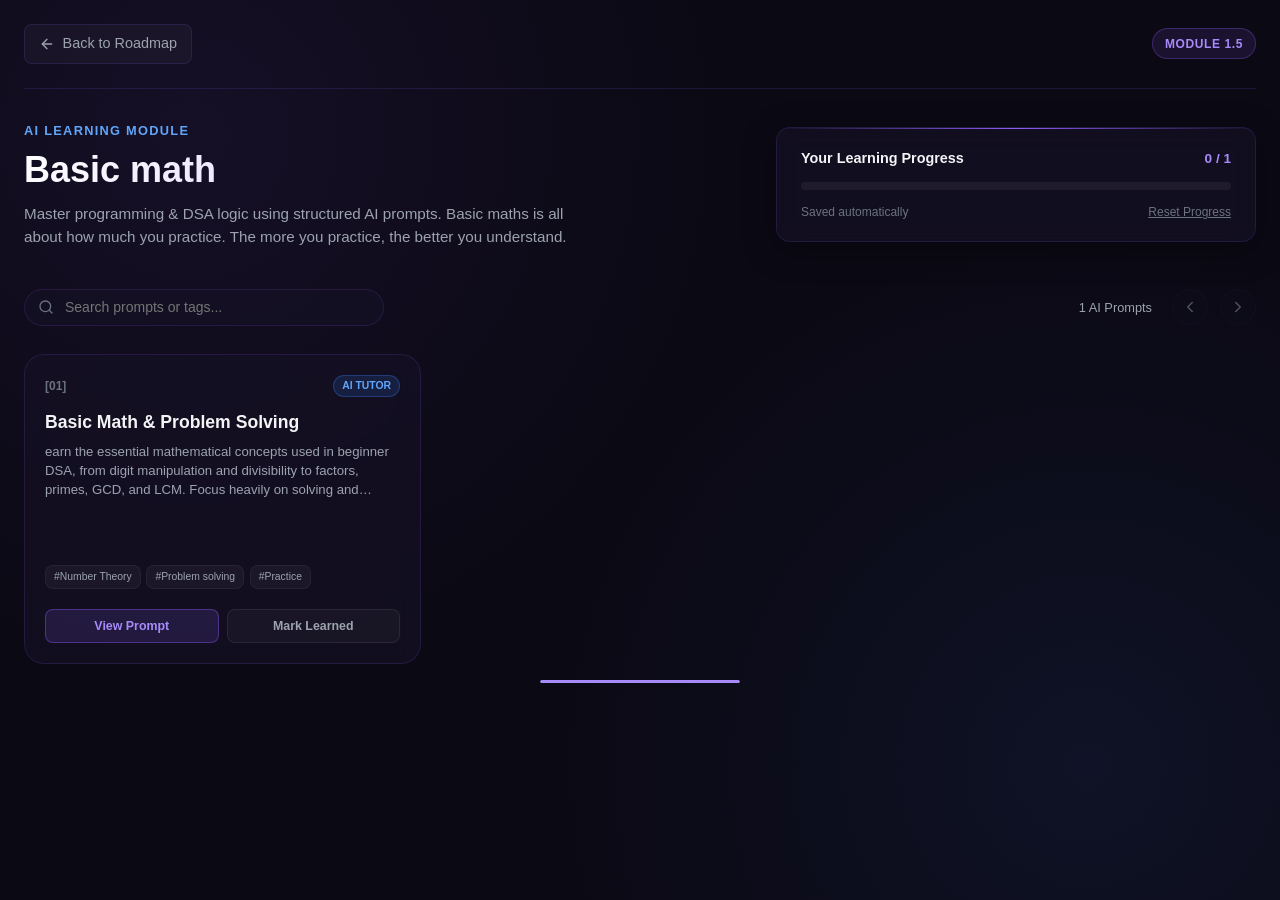
<file: 1/1.5.html>
<!DOCTYPE html>
<html lang="en">
<head>
    <meta charset="UTF-8">
    <meta name="viewport" content="width=device-width, initial-scale=1.0">
    <title>1.5 Basic maths</title>
    <style>
        /* ==========================================================================
           1. DESIGN SYSTEM & CSS VARIABLES
           ========================================================================== */
        :root {
            --bg-main: #0b0914;
            --bg-card: rgba(22, 18, 38, 0.65);
            --bg-card-hover: rgba(30, 24, 52, 0.85);
            --bg-glass: rgba(255, 255, 255, 0.03);
            --bg-glass-elevated: rgba(30, 23, 50, 0.7);
            
            --border-subtle: rgba(139, 92, 246, 0.15);
            --border-glow: rgba(139, 92, 246, 0.4);
            --border-strong: rgba(168, 85, 247, 0.6);

            --accent-purple: #8b5cf6;
            --accent-purple-light: #a78bfa;
            --accent-blue: #3b82f6;
            --accent-blue-light: #60a5fa;
            --accent-cyan: #06b6d4;
            
            --text-main: #f3f4f6;
            --text-muted: #9ca3af;
            --text-dim: #6b7280;
            
            --success: #10b981;
            --success-glow: rgba(16, 185, 129, 0.2);

            --shadow-card: 0 8px 32px 0 rgba(0, 0, 0, 0.37);
            --shadow-glow: 0 0 25px rgba(139, 92, 246, 0.15);

            --radius-sm: 8px;
            --radius-md: 14px;
            --radius-lg: 20px;
            --radius-full: 9999px;

            --transition-fast: 0.2s cubic-bezier(0.4, 0, 0.2, 1);
            --transition-smooth: 0.3s cubic-bezier(0.16, 1, 0.3, 1);
        }

        /* ==========================================================================
           2. BASE & RESET
           ========================================================================== */
        *, *::before, *::after {
            box-sizing: border-box;
            margin: 0;
            padding: 0;
        }

        body {
            font-family: -apple-system, BlinkMacSystemFont, "Segoe UI", Roboto, Helvetica, Arial, sans-serif;
            background-color: var(--bg-main);
            color: var(--text-main);
            min-height: 100vh;
            line-height: 1.5;
            overflow-x: hidden;
            background-image: 
                radial-gradient(circle at 15% 15%, rgba(139, 92, 246, 0.08) 0%, transparent 40%),
                radial-gradient(circle at 85% 85%, rgba(59, 130, 246, 0.08) 0%, transparent 40%);
            background-attachment: fixed;
            -webkit-font-smoothing: antialiased;
        }

        /* Custom Scrollbar for Page */
        ::-webkit-scrollbar {
            width: 8px;
            height: 8px;
        }
        ::-webkit-scrollbar-track {
            background: var(--bg-main);
        }
        ::-webkit-scrollbar-thumb {
            background: rgba(139, 92, 246, 0.3);
            border-radius: var(--radius-full);
        }
        ::-webkit-scrollbar-thumb:hover {
            background: rgba(139, 92, 246, 0.5);
        }

        /* Focus Outline Accessibility */
        :focus-visible {
            outline: 2px solid var(--accent-purple-light);
            outline-offset: 3px;
        }

        .container {
            max-width: 1280px;
            margin: 0 auto;
            padding: 0 1.5rem;
        }

        /* ==========================================================================
           3. NAVIGATION
           ========================================================================== */
        .nav-header {
            padding: 1.5rem 0;
            display: flex;
            justify-content: space-between;
            align-items: center;
            border-bottom: 1px solid var(--border-subtle);
            margin-bottom: 2rem;
        }

        .back-link {
            display: inline-flex;
            align-items: center;
            gap: 0.5rem;
            color: var(--text-muted);
            text-decoration: none;
            font-size: 0.9rem;
            font-weight: 500;
            padding: 0.5rem 0.85rem;
            border-radius: var(--radius-sm);
            background: var(--bg-glass);
            border: 1px solid var(--border-subtle);
            transition: var(--transition-fast);
        }

        .back-link:hover {
            color: var(--text-main);
            border-color: var(--border-glow);
            background: rgba(139, 92, 246, 0.1);
            transform: translateX(-2px);
        }

        .module-badge {
            font-size: 0.75rem;
            font-weight: 700;
            letter-spacing: 0.05em;
            color: var(--accent-purple-light);
            background: rgba(139, 92, 246, 0.12);
            border: 1px solid rgba(139, 92, 246, 0.3);
            padding: 0.35rem 0.75rem;
            border-radius: var(--radius-full);
            text-transform: uppercase;
        }

        /* ==========================================================================
           4. HERO & PROGRESS SECTION
           ========================================================================== */
        .hero {
            display: grid;
            grid-template-columns: 1fr;
            gap: 2rem;
            margin-bottom: 2.5rem;
        }

        @media (min-width: 768px) {
            .hero {
                grid-template-columns: 1.2fr 0.8fr;
                align-items: center;
            }
        }

        .hero-eyebrow {
            font-size: 0.8rem;
            font-weight: 600;
            color: var(--accent-blue-light);
            text-transform: uppercase;
            letter-spacing: 0.1em;
            margin-bottom: 0.5rem;
        }

        .hero-title {
            font-size: 2.25rem;
            font-weight: 800;
            line-height: 1.2;
            margin-bottom: 0.75rem;
            background: linear-gradient(135deg, #ffffff 0%, #c4b5fd 100%);
            -webkit-background-clip: text;
            -webkit-text-fill-color: transparent;
        }

        .hero-desc {
            color: var(--text-muted);
            font-size: 0.95rem;
            max-width: 580px;
        }

        .progress-card {
            background: var(--bg-card);
            backdrop-filter: blur(12px);
            -webkit-backdrop-filter: blur(12px);
            border: 1px solid var(--border-subtle);
            border-radius: var(--radius-md);
            padding: 1.25rem 1.5rem;
            box-shadow: var(--shadow-card);
            position: relative;
            overflow: hidden;
        }

        .progress-card::before {
            content: '';
            position: absolute;
            top: 0; left: 0; right: 0; height: 1px;
            background: linear-gradient(90deg, transparent, var(--accent-purple), transparent);
        }

        .progress-header {
            display: flex;
            justify-content: space-between;
            align-items: center;
            margin-bottom: 0.75rem;
        }

        .progress-title {
            font-size: 0.9rem;
            font-weight: 600;
            color: var(--text-main);
        }

        .progress-count {
            font-size: 0.85rem;
            font-weight: 700;
            color: var(--accent-purple-light);
        }

        .progress-bar-bg {
            height: 8px;
            width: 100%;
            background: rgba(255, 255, 255, 0.06);
            border-radius: var(--radius-full);
            overflow: hidden;
            margin-bottom: 0.85rem;
        }

        .progress-bar-fill {
            height: 100%;
            width: 0%;
            background: linear-gradient(90deg, var(--accent-purple), var(--accent-blue));
            border-radius: var(--radius-full);
            transition: width 0.5s ease;
            box-shadow: 0 0 10px rgba(139, 92, 246, 0.5);
        }

        .progress-footer {
            display: flex;
            justify-content: space-between;
            align-items: center;
        }

        .btn-reset {
            background: none;
            border: none;
            color: var(--text-dim);
            font-size: 0.75rem;
            cursor: pointer;
            text-decoration: underline;
            transition: var(--transition-fast);
            padding: 0;
        }

        .btn-reset:hover {
            color: #ef4444;
        }

        /* ==========================================================================
           5. CONTROLS (SEARCH & CAROUSEL NAV)
           ========================================================================== */
        .controls-bar {
            display: flex;
            flex-direction: column;
            gap: 1rem;
            margin-bottom: 1.25rem;
        }

        @media (min-width: 640px) {
            .controls-bar {
                flex-direction: row;
                justify-content: space-between;
                align-items: center;
            }
        }

        .search-box {
            position: relative;
            flex-grow: 1;
            max-width: 360px;
        }

        .search-input {
            width: 100%;
            background: var(--bg-card);
            border: 1px solid var(--border-subtle);
            border-radius: var(--radius-full);
            padding: 0.6rem 1rem 0.6rem 2.5rem;
            color: var(--text-main);
            font-size: 0.875rem;
            transition: var(--transition-fast);
        }

        .search-input:focus {
            border-color: var(--border-glow);
            box-shadow: 0 0 12px rgba(139, 92, 246, 0.2);
            background: rgba(22, 18, 38, 0.85);
        }

        .search-icon {
            position: absolute;
            left: 0.9rem;
            top: 50%;
            transform: translateY(-50%);
            width: 16px;
            height: 16px;
            fill: none;
            stroke: var(--text-dim);
            stroke-width: 2;
            stroke-linecap: round;
            stroke-linejoin: round;
        }

        .carousel-controls {
            display: flex;
            align-items: center;
            gap: 0.75rem;
        }

        .topic-counter {
            font-size: 0.8rem;
            color: var(--text-muted);
            margin-right: 0.5rem;
        }

        .nav-btn {
            background: var(--bg-card);
            border: 1px solid var(--border-subtle);
            color: var(--text-main);
            width: 36px;
            height: 36px;
            border-radius: var(--radius-full);
            display: flex;
            align-items: center;
            justify-content: center;
            cursor: pointer;
            transition: var(--transition-fast);
        }

        .nav-btn:hover:not(:disabled) {
            background: var(--accent-purple);
            border-color: var(--accent-purple);
            box-shadow: 0 0 12px rgba(139, 92, 246, 0.4);
        }

        .nav-btn:disabled {
            opacity: 0.3;
            cursor: not-allowed;
        }

        .nav-btn svg {
            width: 18px;
            height: 18px;
            stroke: currentColor;
            stroke-width: 2;
            fill: none;
            stroke-linecap: round;
            stroke-linejoin: round;
        }

        /* ==========================================================================
           6. HORIZONTAL CAROUSEL
           ========================================================================== */
        .carousel-wrapper {
            position: relative;
            margin: 0 -1.5rem;
            padding: 0.5rem 1.5rem 1.5rem 1.5rem;
        }

        .carousel {
            display: flex;
            flex-wrap: nowrap;
            overflow-x: auto;
            scroll-snap-type: x mandatory;
            gap: 1.25rem;
            scrollbar-width: none; /* Firefox */
            -ms-overflow-style: none; /* IE/Edge */
            padding-bottom: 0.5rem;
            cursor: grab;
            user-select: none;
        }

        .carousel.active {
            cursor: grabbing;
        }

        .carousel::-webkit-scrollbar {
            display: none; /* Chrome/Safari */
        }

        /* ==========================================================================
           7. PROMPT CARD DESIGN
           ========================================================================== */
        .card {
            flex: 0 0 calc(100% - 1rem); /* Mobile Default: 1 visible */
            scroll-snap-align: start;
            background: var(--bg-card);
            backdrop-filter: blur(12px);
            -webkit-backdrop-filter: blur(12px);
            border: 1px solid var(--border-subtle);
            border-radius: var(--radius-lg);
            padding: 1.25rem;
            display: flex;
            flex-direction: column;
            justify-content: space-between;
            position: relative;
            transition: transform var(--transition-smooth), border-color var(--transition-smooth), box-shadow var(--transition-smooth);
            min-height: 310px;
        }

        @media (min-width: 640px) {
            .card {
                flex: 0 0 calc(50% - 0.75rem); /* Tablet: 2 visible */
            }
        }

        @media (min-width: 1024px) {
            .card {
                flex: 0 0 calc(33.333% - 0.85rem); /* Desktop: 3 visible */
            }
        }

        .card:hover {
            transform: translateY(-4px);
            border-color: var(--border-glow);
            box-shadow: var(--shadow-card), var(--shadow-glow);
            background: var(--bg-card-hover);
        }

        .card.learned {
            border-color: rgba(16, 185, 129, 0.3);
        }

        .card.learned::after {
            content: '';
            position: absolute;
            inset: 0;
            border-radius: var(--radius-lg);
            border: 1px solid var(--success);
            opacity: 0.2;
            pointer-events: none;
        }

        .card-header {
            display: flex;
            justify-content: space-between;
            align-items: center;
            margin-bottom: 0.85rem;
        }

        .card-num {
            font-size: 0.75rem;
            font-weight: 700;
            color: var(--text-dim);
            font-mono: monospace;
        }

        .card-badges {
            display: flex;
            gap: 0.35rem;
            align-items: center;
        }

        .ai-badge {
            font-size: 0.65rem;
            font-weight: 600;
            padding: 0.15rem 0.5rem;
            border-radius: var(--radius-full);
            background: rgba(59, 130, 246, 0.15);
            color: var(--accent-blue-light);
            border: 1px solid rgba(59, 130, 246, 0.3);
        }

        .completed-indicator {
            display: none;
            width: 18px;
            height: 18px;
            background: var(--success);
            color: #000;
            border-radius: var(--radius-full);
            align-items: center;
            justify-content: center;
            font-size: 0.65rem;
            font-weight: bold;
        }

        .card.learned .completed-indicator {
            display: flex;
        }

        .card-title {
            font-size: 1.1rem;
            font-weight: 700;
            color: var(--text-main);
            margin-bottom: 0.5rem;
            line-height: 1.3;
        }

        .card-desc {
            font-size: 0.825rem;
            color: var(--text-muted);
            margin-bottom: 1rem;
            line-height: 1.45;
            display: -webkit-box;
            -webkit-line-clamp: 3;
            -webkit-box-orient: vertical;
            overflow: hidden;
        }

        .card-tags {
            display: flex;
            flex-wrap: wrap;
            gap: 0.35rem;
            margin-bottom: 1.25rem;
        }

        .tag {
            font-size: 0.65rem;
            color: var(--text-muted);
            background: rgba(255, 255, 255, 0.04);
            padding: 0.2rem 0.5rem;
            border-radius: var(--radius-sm);
            border: 1px solid rgba(255, 255, 255, 0.05);
        }

        .card-actions {
            display: grid;
            grid-template-columns: 1fr 1fr;
            gap: 0.5rem;
            margin-top: auto;
        }

        .btn {
            font-size: 0.775rem;
            font-weight: 600;
            padding: 0.55rem 0.75rem;
            border-radius: var(--radius-sm);
            cursor: pointer;
            transition: var(--transition-fast);
            display: inline-flex;
            align-items: center;
            justify-content: center;
            gap: 0.35rem;
            border: none;
        }

        .btn-primary {
            background: rgba(139, 92, 246, 0.15);
            color: var(--accent-purple-light);
            border: 1px solid var(--border-glow);
        }

        .btn-primary:hover {
            background: var(--accent-purple);
            color: #ffffff;
            box-shadow: 0 0 12px rgba(139, 92, 246, 0.3);
        }

        .btn-secondary {
            background: rgba(255, 255, 255, 0.03);
            color: var(--text-muted);
            border: 1px solid rgba(255, 255, 255, 0.08);
        }

        .btn-secondary:hover {
            background: rgba(255, 255, 255, 0.08);
            color: var(--text-main);
        }

        .card.learned .btn-secondary {
            background: var(--success-glow);
            color: var(--success);
            border-color: rgba(16, 185, 129, 0.4);
        }

        /* Carousel Scroll Progress Bar */
        .scroll-progress-container {
            width: 100%;
            max-width: 200px;
            height: 3px;
            background: rgba(255, 255, 255, 0.05);
            margin: 0.5rem auto 0 auto;
            border-radius: var(--radius-full);
            overflow: hidden;
        }

        .scroll-progress-bar {
            height: 100%;
            width: 0%;
            background: var(--accent-purple-light);
            border-radius: var(--radius-full);
        }

        .no-results {
            width: 100%;
            text-align: center;
            padding: 3rem 1rem;
            color: var(--text-muted);
            font-size: 0.9rem;
            display: none;
        }

        /* ==========================================================================
           8. MODAL COMPONENT
           ========================================================================== */
        .modal-overlay {
            position: fixed;
            inset: 0;
            background: rgba(5, 3, 10, 0.8);
            backdrop-filter: blur(8px);
            -webkit-backdrop-filter: blur(8px);
            z-index: 1000;
            display: flex;
            align-items: center;
            justify-content: center;
            padding: 1.5rem;
            opacity: 0;
            pointer-events: none;
            transition: opacity 0.25s ease;
        }

        .modal-overlay.active {
            opacity: 1;
            pointer-events: auto;
        }

        .modal-container {
            background: var(--bg-glass-elevated);
            border: 1px solid var(--border-glow);
            box-shadow: 0 20px 50px rgba(0, 0, 0, 0.6), 0 0 30px rgba(139, 92, 246, 0.2);
            border-radius: var(--radius-lg);
            width: 100%;
            max-width: 680px;
            max-height: 85vh;
            display: flex;
            flex-direction: column;
            transform: scale(0.95) translateY(10px);
            transition: transform 0.25s cubic-bezier(0.16, 1, 0.3, 1);
            overflow: hidden;
        }

        .modal-overlay.active .modal-container {
            transform: scale(1) translateY(0);
        }

        .modal-header {
            padding: 1.25rem 1.5rem;
            border-bottom: 1px solid var(--border-subtle);
            display: flex;
            justify-content: space-between;
            align-items: center;
        }

        .modal-title {
            font-size: 1.1rem;
            font-weight: 700;
            color: var(--text-main);
        }

        .modal-close {
            background: none;
            border: none;
            color: var(--text-muted);
            cursor: pointer;
            padding: 0.25rem;
            border-radius: var(--radius-sm);
            display: flex;
            align-items: center;
            justify-content: center;
            transition: var(--transition-fast);
        }

        .modal-close:hover {
            color: var(--text-main);
            background: rgba(255, 255, 255, 0.1);
        }

        .modal-body {
            padding: 1.5rem;
            overflow-y: auto;
            font-size: 0.9rem;
            line-height: 1.6;
            color: #d1d5db;
        }

        .prompt-box {
            background: rgba(10, 8, 20, 0.6);
            border: 1px solid rgba(139, 92, 246, 0.2);
            border-radius: var(--radius-md);
            padding: 1.25rem;
            font-family: inherit;
            white-space: pre-wrap;
            word-break: break-word;
            color: #e5e7eb;

            max-height: 50vh;
            overflow-y: auto;
        }

        .modal-footer {
            padding: 1rem 1.5rem;
            border-top: 1px solid var(--border-subtle);
            display: flex;
            justify-content: flex-end;
            gap: 0.75rem;
            background: rgba(15, 11, 26, 0.5);
        }

        /* ==========================================================================
           9. TOAST SYSTEM
           ========================================================================== */
        .toast-container {
            position: fixed;
            bottom: 1.5rem;
            right: 1.5rem;
            z-index: 1100;
            display: flex;
            flex-direction: column;
            gap: 0.5rem;
            pointer-events: none;
        }

        .toast {
            background: rgba(22, 18, 38, 0.95);
            border: 1px solid var(--border-glow);
            box-shadow: 0 10px 25px rgba(0, 0, 0, 0.5);
            color: var(--text-main);
            padding: 0.75rem 1.25rem;
            border-radius: var(--radius-md);
            font-size: 0.85rem;
            font-weight: 500;
            display: flex;
            align-items: center;
            gap: 0.5rem;
            transform: translateY(20px);
            opacity: 0;
            transition: transform 0.25s ease, opacity 0.25s ease;
            backdrop-filter: blur(8px);
        }

        .toast.show {
            transform: translateY(0);
            opacity: 1;
        }

        .toast-icon {
            color: var(--success);
        }

        /* Reduced Motion */
        @media (prefers-reduced-motion: reduce) {
            *, *::before, *::after {
                animation-duration: 0.01ms !important;
                animation-iteration-count: 1 !important;
                transition-duration: 0.01ms !important;
                scroll-behavior: auto !important;
            }
        }
    </style>
</head>
<body>

    <div class="container">
        <!-- TOP NAVIGATION -->
        <nav class="nav-header">
            <a href="../roadmap.html" class="back-link">
                <svg width="16" height="16" viewBox="0 0 24 24" fill="none" stroke="currentColor" stroke-width="2" stroke-linecap="round" stroke-linejoin="round"><line x1="19" y1="12" x2="5" y2="12"></line><polyline points="12 19 5 12 12 5"></polyline></svg>
                Back to Roadmap
            </a>
            <span class="module-badge">MODULE 1.5</span>
        </nav>

        <!-- HERO & PROGRESS -->
        <header class="hero">
            <div>
                <div class="hero-eyebrow">AI LEARNING MODULE</div>
                <h1 class="hero-title">Basic math</h1>
                <p class="hero-desc">
                    Master programming & DSA logic using structured AI prompts. Basic maths is all about how much you practice. The more you practice, the better you understand.
                </p>
            </div>
            
            <div class="progress-card">
                <div class="progress-header">
                    <span class="progress-title">Your Learning Progress</span>
                    <span class="progress-count" id="progressCount">0 / 15</span>
                </div>
                <div class="progress-bar-bg">
                    <div class="progress-bar-fill" id="progressBar"></div>
                </div>
                <div class="progress-footer">
                    <span style="font-size: 0.75rem; color: var(--text-dim);">Saved automatically</span>
                    <button class="btn-reset" id="btnReset" aria-label="Reset all progress">Reset Progress</button>
                </div>
            </div>
        </header>

        <!-- CONTROLS BAR -->
        <section class="controls-bar">
            <div class="search-box">
                <svg class="search-icon" viewBox="0 0 24 24"><circle cx="11" cy="11" r="8"></circle><line x1="21" y1="21" x2="16.65" y2="16.65"></line></svg>
                <input type="text" id="searchInput" class="search-input" placeholder="Search prompts or tags..." aria-label="Search prompts">
            </div>

            <div class="carousel-controls">
                <span class="topic-counter" id="topicCounter">15 AI Prompts</span>
                <button class="nav-btn" id="btnPrev" aria-label="Previous card">
                    <svg viewBox="0 0 24 24"><polyline points="15 18 9 12 15 6"></polyline></svg>
                </button>
                <button class="nav-btn" id="btnNext" aria-label="Next card">
                    <svg viewBox="0 0 24 24"><polyline points="9 18 15 12 9 6"></polyline></svg>
                </button>
            </div>
        </section>

        <!-- CAROUSEL -->
        <main class="carousel-wrapper">
            <div class="carousel" id="carousel">
                <!-- 15 Cards Populated Dynamically via JavaScript -->
            </div>
            <div class="no-results" id="noResults">No matching AI prompt modules found.</div>
            <div class="scroll-progress-container">
                <div class="scroll-progress-bar" id="scrollIndicator"></div>
            </div>
        </main>
    </div>

    <!-- PROMPT MODAL -->
    <div class="modal-overlay" id="promptModal" aria-hidden="true" role="dialog">
        <div class="modal-container" onclick="event.stopPropagation()">
            <div class="modal-header">
                <h2 class="modal-title" id="modalTitle">Topic Prompt</h2>
                <button class="modal-close" id="modalClose" aria-label="Close modal">
                    <svg width="20" height="20" viewBox="0 0 24 24" fill="none" stroke="currentColor" stroke-width="2" stroke-linecap="round" stroke-linejoin="round"><line x1="18" y1="6" x2="6" y2="18"></line><line x1="6" y1="6" x2="18" y2="18"></line></svg>
                </button>
            </div>
            <div class="modal-body">
                <div class="prompt-box" id="modalPromptText"></div>
            </div>
            <div class="modal-footer">
                <button class="btn btn-secondary" id="modalCloseBtn">Close</button>
                <button class="btn btn-primary" id="modalCopyBtn">
                    <svg width="14" height="14" viewBox="0 0 24 24" fill="none" stroke="currentColor" stroke-width="2" stroke-linecap="round" stroke-linejoin="round"><rect x="9" y="9" width="13" height="13" rx="2" ry="2"></rect><path d="M5 15H4a2 2 0 0 1-2-2V4a2 2 0 0 1 2-2h9a2 2 0 0 1 2 2v1"></path></svg>
                    Copy Prompt
                </button>
            </div>
        </div>
    </div>

    <!-- TOAST CONTAINER -->
    <div class="toast-container" id="toastContainer"></div>

    <!-- JavaScript logic -->
    <script>
        /* ==========================================================================
           1. PROMPT DATA ARRAY (15 MULTI-LANGUAGE TUTOR PROMPTS)
           ========================================================================== */
        const topics = [
            {
                id: 1,
                title: "Basic Math & Problem Solving",
                desc: "earn the essential mathematical concepts used in beginner DSA, from digit manipulation and divisibility to factors, primes, GCD, and LCM. Focus heavily on solving and practicing problems so the concepts become natural through repetition.",
                tags: ["Number Theory", "Problem solving", "Practice"],
                prompt: `You are my personal programming and DSA mathematics tutor.

Teach me Basic Math for DSA from absolute beginner level all the way to advanced problem-solving level.

The most important part of this module is PRACTICE.

Do not just explain mathematical concepts. Teach me the concept briefly, then make me solve a large number of problems covering different variations, edge cases, tricks, and difficulty levels.

I want to become capable of seeing a number-based problem and figuring out the mathematical approach myself.

Follow a structured progression from beginner to advanced.

LEVEL 1 — NUMBER FUNDAMENTALS

Cover:
- Positive and negative numbers
- Even and odd numbers
- Zero
- Digits and place value
- Extracting individual digits
- Counting digits
- Sum of digits
- Product of digits
- First and last digit
- Number of digits using loops
- Basic arithmetic operations
- Quotient and remainder
- Modulo
- Integer division
- Powers and squares
- Basic mathematical observations

Give me many small problems to build confidence before moving forward.

LEVEL 2 — NUMBER MANIPULATION

Cover problems involving:
- Reverse a number
- Palindrome numbers
- Sum of digits
- Product of digits
- Armstrong numbers
- Perfect numbers
- Strong numbers
- Automorphic numbers
- Harshad/Niven numbers
- Neon numbers
- Spy numbers
- Happy numbers
- Digit frequency
- Removing or replacing digits
- Finding specific digits
- Comparing digits
- Counting occurrences of a digit
- Problems involving leading/trailing digits
- Problems involving repeated digit operations

Do not simply list these concepts. Give me multiple variations of each type.

LEVEL 3 — FACTORS AND MULTIPLES

Cover:
- Factors
- Proper factors
- Multiples
- Number of factors
- Sum of factors
- Finding all factors
- Efficient factor-finding
- Factor pairs
- Common factors
- Greatest common factor
- GCD/HCF
- LCM
- Relationship between GCD and LCM
- Coprime numbers
- Problems involving divisibility

Teach both simple and optimized approaches where appropriate.

LEVEL 4 — PRIME NUMBERS

Cover:
- What makes a number prime
- Checking whether a number is prime
- Prime numbers in a range
- Counting primes
- Finding the nth prime
- Prime factorization
- Smallest prime factor
- Prime factors
- Number of prime factors
- Distinct prime factors
- Problems involving prime factorization
- Efficient prime checking
- Basic sieve ideas when appropriate

Teach me why the optimized approaches work instead of making me memorize them.

LEVEL 5 — GCD, LCM AND EUCLIDEAN ALGORITHM

Cover:
- GCD using basic methods
- Euclidean algorithm
- GCD of multiple numbers
- LCM using GCD
- GCD/LCM problem patterns
- Coprime relationships
- Problems involving divisibility and common multiples
- Applying GCD and LCM inside programming problems

Give me enough variations that I can recognize when GCD or LCM is useful.

LEVEL 6 — DIVISIBILITY AND NUMBER PROPERTIES

Cover useful divisibility concepts and tricks involving:
- 2
- 3
- 4
- 5
- 6
- 8
- 9
- 10
- 11
- Other useful divisibility observations

Also cover:
- Remainders
- Modular arithmetic basics
- Congruence intuition
- Last-digit patterns
- Last-two/three-digit observations
- Numbers divisible by multiple values
- Counting numbers satisfying divisibility conditions

Teach the reasoning behind tricks instead of requiring memorization.

LEVEL 7 — MODULAR ARITHMETIC

Teach:
- Modulo basics
- Properties of modulo
- Addition under modulo
- Subtraction under modulo
- Multiplication under modulo
- Powers under modulo
- Avoiding overflow using modulo
- Modular patterns
- Last digit problems
- Last few digits problems
- Remainder-based problems
- Cyclic behavior

Introduce fast modular exponentiation when appropriate.

LEVEL 8 — POWERS, ROOTS AND EXPONENTS

Cover:
- Squares
- Cubes
- Perfect squares
- Perfect cubes
- Square roots
- Cube roots
- Checking perfect powers
- Exponent properties
- Large powers
- Power-related observations
- Efficient exponentiation
- Fast exponentiation

Include programming problems based on these concepts.

LEVEL 9 — SEQUENCES AND NUMBER PATTERNS

Cover:
- Arithmetic sequences
- Geometric sequences
- Simple recurrence-based number patterns
- Sum of consecutive numbers
- Sum of first N numbers
- Sum of squares
- Sum of cubes
- Odd/even number sums
- Consecutive integer problems
- Finding missing values using mathematical formulas

Focus on recognizing patterns rather than memorizing formulas.

LEVEL 10 — BASIC COMBINATORICS

Introduce:
- Counting principles
- Permutations
- Combinations
- Factorials
- Basic counting problems
- Arrangements
- Selections
- Simple probability intuition
- Counting digits/numbers satisfying conditions

Keep the explanation beginner-friendly and connect it to programming problems.

LEVEL 11 — ADVANCED NUMBER PROBLEM SOLVING

Gradually introduce harder concepts such as:
- Efficient prime generation
- Sieve of Eratosthenes
- Prime factorization optimization
- Divisor-count formulas
- Sum-of-divisors formulas
- GCD-based observations
- Modular exponentiation
- Mathematical pattern recognition
- Number-theoretic observations
- Overflow-aware calculations
- Mathematical optimization

Only introduce advanced concepts after I have demonstrated that I understand the fundamentals.

PROBLEM PRACTICE SYSTEM

For EVERY major concept:

1. Give me a very easy problem.
2. Let me solve it.
3. Give me another problem with a small variation.
4. Give me a problem that requires combining the concept with loops or conditions.
5. Give me an edge-case problem.
6. Give me a problem where the obvious approach is inefficient.
7. Teach me the optimized observation after I attempt it.
8. Give me a similar problem without helping me.
9. Give me an unfamiliar problem to test whether I actually understand the concept.

Do not move to the next major concept just because you explained it.

Move forward only when my performance shows that I understand the current concept reasonably well.

DIFFICULTY SYSTEM

For every concept, use:

Level 1 → Very Easy
Level 2 → Easy
Level 3 → Medium
Level 4 → Hard
Level 5 → Challenge

Do not make every problem difficult immediately.

Gradually increase difficulty based on my answers.

PROBLEM VARIETY

Never give me the exact same problem repeatedly.

Vary:
- Input size
- Number ranges
- Edge cases
- Constraints
- Required output
- Mathematical observation
- Approach
- Difficulty
- Combination of concepts

Include problems where I must figure out the mathematical idea before coding.

PROBLEM-SOLVING RULE

Before I code, ask me:

"What mathematical observation or approach do you think can solve this?"

Make me explain my reasoning first.

If my approach is wrong, do not immediately reveal the solution.

Use:

Hint 1 → Ask a guiding question.

Hint 2 → Point me toward the relevant mathematical property.

Hint 3 → Give a stronger clue.

Hint 4 → Explain the key observation without giving the complete code.

Only give the complete solution after I have genuinely attempted the problem or explicitly ask for it.

OPTIMIZATION

For appropriate problems, show me:

Brute force approach
→ Why it works
→ Its time complexity
→ Why it may be inefficient
→ Mathematical observation
→ Optimized approach
→ Improved complexity

Teach me to recognize when mathematics can replace unnecessary loops.

CODING LANGUAGE

Use the programming language I am currently learning.

Do not ask me which language I want to learn.

When a mathematical solution is language-independent, focus on the logic first and then show the implementation in my current language.

DSA CONNECTION

Whenever appropriate, explain how the mathematical concept will later help with:
- Arrays
- Strings
- Searching
- Sorting
- Recursion
- Hashing
- Binary search
- Number theory
- Competitive programming
- Other DSA topics

MOCK PRACTICE

After completing a group of concepts, give me a mixed practice set where you do NOT tell me which mathematical concept is required.

Make me identify the concept myself.

For example, do not say:
"Use GCD."

Instead give me the problem and ask me to determine the mathematical approach.

PERIODIC TESTS

After several concepts, give me a mixed test containing:
- Easy questions
- Medium questions
- Hard questions
- Unfamiliar questions
- Optimization questions

Do not reveal which topic each question belongs to.

Evaluate:
- Correctness
- Mathematical reasoning
- Problem-solving approach
- Edge-case handling
- Time complexity
- Ability to recognize the required concept

TRACK MY PROGRESS

Keep track of concepts I:
- Understand well
- Partially understand
- Frequently make mistakes in
- Need to revise

At the end of each session tell me:

1. What I learned
2. Problems I solved
3. Mistakes I made
4. Concepts I should revise
5. My current difficulty level
6. What I should practice next

IMPORTANT:

Do not turn this into a long theory lecture.

Use approximately:
20% explanation
80% active problem solving

Make me think.

Do not spoon-feed solutions.

Do not allow me to rely on memorizing formulas or copying code.

The final goal is that I can encounter a completely unfamiliar mathematical programming problem, identify the relevant mathematical property, develop an approach, analyze its efficiency, and implement the solution independently.

Start from the absolute basics and progressively take me all the way to advanced DSA-style mathematical problem solving.`
            },


//             {
//                 id: 2,
//                 title: "Socratic Method Learning",
//                 desc: "Guided discovery that forces you to think through logic instead of giving answers.",
//                 tags: ["Socratic", "Logic", "Interactive"],
//                 prompt: `Act as a Socratic programming tutor. I want to learn how to solve [INSERT PROBLEM/CONCEPT, e.g., Reversing a Linked List].

// Rules for your behavior:
// 1. Do NOT give me the solution or full code straight away.
// 2. Guide me by asking ONE targeted question at a time to lead me to the discovery.
// 3. Wait for my answer before moving to the next step.
// 4. If I answer wrong, gently point out where my logic breaks and ask a simpler leading question.

// Let's begin. Ask me your first question about [INSERT TOPIC].`
//             },
//             {
//                 id: 3,
//                 title: "Active Recall & Self-Testing",
//                 desc: "Test your retention and understanding through dynamic rapid-fire quizzing.",
//                 tags: ["Quiz", "Active Recall", "Memory"],
//                 prompt: `Act as an interviewer testing my knowledge on [INSERT TOPIC, e.g., Hash Tables & Collisions].

// Ask me 3 short active-recall questions, ONE AT A TIME.
// - Question 1: Fundamental concept.
// - Question 2: Time/Space complexity analysis.
// - Question 3: Trade-offs or scenarios where this structure fails.

// Wait for my response after each question. Grade my response on a scale of 1-5, explain any missed nuances, and then ask the next question.`
//             },
//             {
//                 id: 4,
//                 title: "Code Execution Prediction",
//                 desc: "Train your mind to act like a compiler/interpreter by predicting output.",
//                 tags: ["Tracing", "Code Analysis", "Practice"],
//                 prompt: `Act as a code analysis coach. Create a tricky, short code snippet in my choice of language (C++, Java, or Python) involving [INSERT TOPIC, e.g., Pass-by-value vs Pass-by-reference / Scope / Loop invariants].

// Do NOT show me the output. 
// Ask me to:
// 1. Trace the code step-by-step.
// 2. Predict the exact terminal output.
// 3. Explain what state variables hold at key checkpoints.

// Wait for my response before telling me if I am right or wrong.`
//             },
//             {
//                 id: 5,
//                 title: "Interactive Bug Hunting",
//                 desc: "Improve debugging skills by diagnosing subtle logic errors and memory leaks.",
//                 tags: ["Debugging", "Edge Cases", "Analysis"],
//                 prompt: `Act as a code reviewer. Present a snippet of code implementing [INSERT TOPIC, e.g., Binary Search / Stack implementation] containing 2 subtle logic bugs or edge-case failures.

// Write the code in C++, Java, or Python.
// Do NOT reveal what the bugs are.
// Ask me to locate the bugs, explain WHY they cause failures, and provide corrected lines. 

// Wait for my response before evaluating my debug analysis.`
//             },
//             {
//                 id: 6,
//                 title: "Common Pitfalls & Anti-Patterns",
//                 desc: "Learn what NOT to do and avoid classic beginner mistakes in DSA.",
//                 tags: ["Best Practices", "Pitfalls", "Clean Code"],
//                 prompt: `Act as a senior software engineer. Explain the 3 most common mistakes students make when learning or implementing [INSERT TOPIC, e.g., Dynamic Programming / Recursion / Memory Allocation].

// For each mistake:
// 1. Show the "bad" pattern code snippet.
// 2. Explain why it fails (performance hit, stack overflow, memory leak, bug).
// 3. Show the refactored "good" pattern.

// After showing these, give me a tiny code challenge where I must identify and fix one of these anti-patterns.`
//             },
//             {
//                 id: 7,
//                 title: "Real-World System Analogy",
//                 desc: "Connect abstract data structures to actual production systems and software.",
//                 tags: ["Analogy", "System Design", "Context"],
//                 prompt: `Act as a system architect. Explain [INSERT DSA TOPIC, e.g., Queues / Heaps / Graphs] by mapping it directly to a real-world software system (e.g., printer job queues, priority event schedulers, social networks).

// Explain:
// 1. How the data structure powers the actual feature.
// 2. Why alternative structures would fail in this scenario.
// 3. How this translates to code in C++, Java, or Python.

// End by giving me a mini system requirement and asking me to choose the best data structure for it.`
//             },
//             {
//                 id: 8,
//                 title: "Step-by-Step Algorithm Builder",
//                 desc: "Break complex multi-step algorithms down into easy digestible micro-steps.",
//                 tags: ["Algorithms", "Step-by-Step", "Structure"],
//                 prompt: `Act as a DSA instructor. We are going to build [INSERT ALGORITHM, e.g., Merge Sort / Dijkstra's Algorithm] step-by-step.

// Divide the implementation into 3 progressive phases (e.g., Base setup -> Core Logic -> Cleanup/Optimization).
// Provide Phase 1 instructions and skeleton code only. 
// Ask me to fill in the missing logic for Phase 1.

// Do NOT proceed to Phase 2 until I correctly submit Phase 1 code.`
//             },
//             {
//                 id: 9,
//                 title: "Problem-Solving Strategy Breakdown",
//                 desc: "Learn the exact mental blueprint to break down unsolved LeetCode problems.",
//                 tags: ["Problem Solving", "Strategy", "LeetCode"],
//                 prompt: `Act as a competitive programming coach. I am trying to solve a problem related to [INSERT TOPIC, e.g., Two Pointers / Sliding Window].

// Teach me the mental framework to recognize when to apply this technique.
// 1. What pattern keywords in a problem description signal this pattern?
// 2. What are the standard state variables needed?
// 3. What is the boilerplate template in C++, Java, and Python?

// Give me an unprompted problem description at the end and ask me to identify the pattern and state variables without writing full code.`
//             },
//             {
//                 id: 10,
//                 title: "DSA Deep Application & Trade-offs",
//                 desc: "Compare Big-O time/space complexities across different implementations.",
//                 tags: ["Complexity", "Big-O", "Performance"],
//                 prompt: `Act as an algorithm analyst. I want to analyze the Time and Space complexity of [INSERT TOPIC/ALGORITHM].

// Break down:
// 1. Best-case, Average-case, and Worst-case time complexity with scenarios.
// 2. Auxiliary space complexity.
// 3. How hardware aspects (like CPU Cache Locality) affect this structure (e.g., Array vs Linked List).

// Provide a comparison table, then test me with a hypothetical scenario asking which structure performs faster.`
//             },
//             {
//                 id: 11,
//                 title: "Edge Case & Boundary Stress Test",
//                 desc: "Identify sneaky edge cases that break production code and pass test suites.",
//                 tags: ["Edge Cases", "Testing", "Robustness"],
//                 prompt: `Act as a QA Lead. I am writing code for [INSERT ALGORITHM/DATA STRUCTURE, e.g., Binary Search Tree Insertion].

// List the 5 crucial edge cases I MUST test to ensure my code doesn't crash in production (e.g., empty input, single element, duplicates, maximum bounds, negative values).

// Ask me to pick one edge case and write the defensive code check for it in C++, Java, or Python.`
//             },
//             {
//                 id: 12,
//                 title: "Comparative Analysis (X vs Y)",
//                 desc: "Understand differences, trade-offs, and when to pick one tool over another.",
//                 tags: ["Comparison", "Trade-offs", "Decision"],
//                 prompt: `Act as a tech lead. I am confused about when to use [CONCEPT A, e.g., BFS] versus [CONCEPT B, e.g., DFS].

// Compare them across:
// 1. Core mechanism difference.
// 2. Memory footprint comparison.
// 3. Ideal use cases for Concept A vs Concept B.
// 4. Language-specific standard library availability (C++ STL, Java Collections, Python modules).

// Give me 2 real-world problem scenarios and ask me to decide which one to use for each, with justification.`
//             },
//             {
//                 id: 13,
//                 title: "Feynman Technique (Teach-Back)",
//                 desc: "Solidify your mastery by explaining concepts back to the AI in simple terms.",
//                 tags: ["Feynman", "Teaching", "Mastery"],
//                 prompt: `Act as a curious high school student learning programming. I am going to explain [INSERT TOPIC, e.g., How Dynamic Programming Memoization Works] to you in my own words.

// Your role:
// 1. Listen to my explanation.
// 2. Call out any gaps, inaccuracies, or overly complex terms I used.
// 3. Ask a probing clarifying question to see if I truly grasp the underlying mechanics.

// Say 'I am ready! Explain [INSERT TOPIC] to me like I am 15 years old.' to start.`
//             },
//             {
//                 id: 14,
//                 title: "Progressive Difficulty Challenges",
//                 desc: "Level up your problem-solving through Easy, Medium, and Hard variations.",
//                 tags: ["Challenges", "Progression", "Practice"],
//                 prompt: `Act as a coding interview coach for [INSERT TOPIC, e.g., Monotonic Stack].

// Give me 3 problem descriptions in increasing difficulty:
// - Level 1: Easy (Warmup)
// - Level 2: Medium (Standard Interview)
// - Level 3: Hard (Advanced Application)

// Do NOT give code or solutions. Present Level 1 first and ask me to write pseudocode or code in my preferred language. I will submit solutions one by one.`
//             },
//             {
//                 id: 15,
//                 title: "Comprehensive Final Assessment",
//                 desc: "Validate your complete module mastery with a realistic evaluation test.",
//                 tags: ["Assessment", "Evaluation", "Final Test"],
//                 prompt: `Act as a senior university professor evaluating my mastery of [INSERT MODULE/TOPIC, e.g., Trees & Graphs].

// Provide a 3-part comprehensive assessment:
// 1. Conceptual Multiple Choice (1 Question)
// 2. Complexity Evaluation (1 Question)
// 3. Code Implementation Task (1 Practical Problem)

// Present all 3 parts at once. Ask me to reply with my answers. Once I reply, give me a detailed score breakdown and actionable feedback for areas of improvement.`
//             }
        ];

        /* ==========================================================================
           2. DOM REFERENCES
           ========================================================================== */
        const carousel = document.getElementById('carousel');
        const progressBar = document.getElementById('progressBar');
        const progressCount = document.getElementById('progressCount');
        const btnReset = document.getElementById('btnReset');
        const btnPrev = document.getElementById('btnPrev');
        const btnNext = document.getElementById('btnNext');
        const searchInput = document.getElementById('searchInput');
        const topicCounter = document.getElementById('topicCounter');
        const noResults = document.getElementById('noResults');
        const scrollIndicator = document.getElementById('scrollIndicator');

        // Modal DOM
        const promptModal = document.getElementById('promptModal');
        const modalTitle = document.getElementById('modalTitle');
        const modalPromptText = document.getElementById('modalPromptText');
        const modalClose = document.getElementById('modalClose');
        const modalCloseBtn = document.getElementById('modalCloseBtn');
        const modalCopyBtn = document.getElementById('modalCopyBtn');
        const toastContainer = document.getElementById('toastContainer');

        /* ==========================================================================
           3. STATE & LOCALSTORAGE MANAGEMENT
           ========================================================================== */
        const STORAGE_KEY = 'arewecooked_module_1_2_progress';
        let learnedState = JSON.parse(localStorage.getItem(STORAGE_KEY)) || {};
        let activePromptText = '';

        function saveProgress() {
            localStorage.setItem(STORAGE_KEY, JSON.stringify(learnedState));
            updateProgressUI();
        }

        function updateProgressUI() {
            const completedCount = Object.values(learnedState).filter(Boolean).length;
            const total = topics.length;
            const percentage = (completedCount / total) * 100;

            progressBar.style.width = `${percentage}%`;
            progressCount.textContent = `${completedCount} / ${total}`;
        }

        /* ==========================================================================
           4. RENDER CAROUSEL CARDS
           ========================================================================== */
        function renderCards(filteredTopics = topics) {
            carousel.innerHTML = '';
            
            if (filteredTopics.length === 0) {
                noResults.style.display = 'block';
                topicCounter.textContent = '0 AI Prompts';
                return;
            } else {
                noResults.style.display = 'none';
                topicCounter.textContent = `${filteredTopics.length} AI Prompts`;
            }

            filteredTopics.forEach((topic) => {
                const isLearned = !!learnedState[topic.id];
                const card = document.createElement('article');
                card.className = `card ${isLearned ? 'learned' : ''}`;
                card.dataset.id = topic.id;

                const formattedNum = String(topic.id).padStart(2, '0');

                card.innerHTML = `
                    <div>
                        <div class="card-header">
                            <span class="card-num">[${formattedNum}]</span>
                            <div class="card-badges">
                                <span class="ai-badge">AI TUTOR</span>
                                <div class="completed-indicator" title="Marked as Learned">✓</div>
                            </div>
                        </div>
                        <h3 class="card-title">${topic.title}</h3>
                        <p class="card-desc">${topic.desc}</p>
                    </div>
                    <div>
                        <div class="card-tags">
                            ${topic.tags.map(t => `<span class="tag">#${t}</span>`).join('')}
                        </div>
                        <div class="card-actions">
                            <button class="btn btn-primary btn-view" onclick="openModal(${topic.id})">
                                View Prompt
                            </button>
                            <button class="btn btn-secondary btn-learn" onclick="toggleLearned(${topic.id})">
                                ${isLearned ? '✓ Learned' : 'Mark Learned'}
                            </button>
                        </div>
                    </div>
                `;
                carousel.appendChild(card);
            });

            updateCarouselButtons();
            updateScrollIndicator();
        }

        /* ==========================================================================
           5. INTERACTION & LEARNED TOGGLE
           ========================================================================== */
        window.toggleLearned = function(id) {
            learnedState[id] = !learnedState[id];
            saveProgress();

            const card = carousel.querySelector(`.card[data-id="${id}"]`);
            if (card) {
                const btn = card.querySelector('.btn-learn');
                if (learnedState[id]) {
                    card.classList.add('learned');
                    btn.textContent = '✓ Learned';
                    showToast('✓ Marked topic as learned');
                } else {
                    card.classList.remove('learned');
                    btn.textContent = 'Mark Learned';
                    showToast('Topic marked as unlearned');
                }
            }
        };

        btnReset.addEventListener('click', () => {
            if (confirm("Are you sure you want to reset your progress for Module 1.5?")) {
                learnedState = {};
                saveProgress();
                renderCards(getFilteredTopics());
                showToast("Progress reset successfully");
            }
        });

        /* ==========================================================================
           6. SEARCH & FILTER
           ========================================================================== */
        function getFilteredTopics() {
            const query = searchInput.value.toLowerCase().trim();
            if (!query) return topics;
            return topics.filter(t => 
                t.title.toLowerCase().includes(query) ||
                t.desc.toLowerCase().includes(query) ||
                t.tags.some(tag => tag.toLowerCase().includes(query))
            );
        }

        searchInput.addEventListener('input', () => {
            renderCards(getFilteredTopics());
            carousel.scrollLeft = 0;
        });

        /* ==========================================================================
           7. HORIZONTAL CAROUSEL DRAG & SCROLL LOGIC
           ========================================================================== */
        let isDown = false;
        let startX;
        let scrollLeftPos;

        carousel.addEventListener('mousedown', (e) => {
            // Avoid drag initiation when clicking buttons inside cards
            if (e.target.closest('button')) return;
            isDown = true;
            carousel.classList.add('active');
            startX = e.pageX - carousel.offsetLeft;
            scrollLeftPos = carousel.scrollLeft;
        });

        carousel.addEventListener('mouseleave', () => {
            isDown = false;
            carousel.classList.remove('active');
        });

        carousel.addEventListener('mouseup', () => {
            isDown = false;
            carousel.classList.remove('active');
        });

        carousel.addEventListener('mousemove', (e) => {
            if (!isDown) return;
            e.preventDefault();
            const x = e.pageX - carousel.offsetLeft;
            const walk = (x - startX) * 1.8; // Scroll sensitivity multiplier
            carousel.scrollLeft = scrollLeftPos - walk;
        });

        // Navigation Arrows
        btnPrev.addEventListener('click', () => {
            const cardWidth = carousel.querySelector('.card')?.offsetWidth || 300;
            carousel.scrollBy({ left: -(cardWidth + 20), behavior: 'smooth' });
        });

        btnNext.addEventListener('click', () => {
            const cardWidth = carousel.querySelector('.card')?.offsetWidth || 300;
            carousel.scrollBy({ left: cardWidth + 20, behavior: 'smooth' });
        });

        carousel.addEventListener('scroll', () => {
            updateCarouselButtons();
            updateScrollIndicator();
        });

        function updateCarouselButtons() {
            const maxScroll = carousel.scrollWidth - carousel.clientWidth;
            btnPrev.disabled = carousel.scrollLeft <= 5;
            btnNext.disabled = carousel.scrollLeft >= maxScroll - 5 || maxScroll <= 0;
        }

        function updateScrollIndicator() {
            const maxScroll = carousel.scrollWidth - carousel.clientWidth;
            if (maxScroll <= 0) {
                scrollIndicator.style.width = '100%';
                return;
            }
            const scrollPercent = (carousel.scrollLeft / maxScroll) * 100;
            scrollIndicator.style.width = `${Math.min(100, Math.max(10, scrollPercent))}%`;
        }

        /* ==========================================================================
           8. MODAL & CLIPBOARD LOGIC
           ========================================================================== */
        window.openModal = function(id) {
            const topic = topics.find(t => t.id === id);
            if (!topic) return;

            modalTitle.textContent = `${String(topic.id).padStart(2, '0')}. ${topic.title}`;
            modalPromptText.textContent = topic.prompt;
            activePromptText = topic.prompt;

            promptModal.classList.add('active');
            promptModal.setAttribute('aria-hidden', 'false');
            document.body.style.overflow = 'hidden'; // Lock background scroll
        };

        function closeModal() {
            promptModal.classList.remove('active');
            promptModal.setAttribute('aria-hidden', 'true');
            document.body.style.overflow = '';
        }

        modalClose.addEventListener('click', closeModal);
        modalCloseBtn.addEventListener('click', closeModal);
        promptModal.addEventListener('click', closeModal);

        document.addEventListener('keydown', (e) => {
            if (e.key === 'Escape' && promptModal.classList.contains('active')) {
                closeModal();
            }
        });

        modalCopyBtn.addEventListener('click', () => {
            if (!activePromptText) return;
            navigator.clipboard.writeText(activePromptText).then(() => {
                showToast('✓ Prompt copied to clipboard');
            }).catch(() => {
                // Fallback for clipboard API block
                const textArea = document.createElement("textarea");
                textArea.value = activePromptText;
                document.body.appendChild(textArea);
                textArea.select();
                try {
                    document.execCommand('copy');
                    showToast('✓ Prompt copied');
                } catch (err) {
                    showToast('Failed to copy prompt');
                }
                document.body.removeChild(textArea);
            });
        });

        /* ==========================================================================
           9. TOAST NOTIFICATIONS
           ========================================================================== */
        function showToast(message) {
            const toast = document.createElement('div');
            toast.className = 'toast';
            toast.innerHTML = `
                <span class="toast-icon">✓</span>
                <span>${message}</span>
            `;
            toastContainer.appendChild(toast);

            // Trigger animation
            requestAnimationFrame(() => {
                toast.classList.add('show');
            });

            setTimeout(() => {
                toast.classList.remove('show');
                setTimeout(() => toast.remove(), 300);
            }, 2500);
        }

        /* ==========================================================================
           10. INITIALIZATION
           ========================================================================== */
        document.addEventListener('DOMContentLoaded', () => {
            renderCards();
            updateProgressUI();
            window.addEventListener('resize', () => {
                updateCarouselButtons();
                updateScrollIndicator();
            });
        });
    </script>
</body>
</html>
</file>
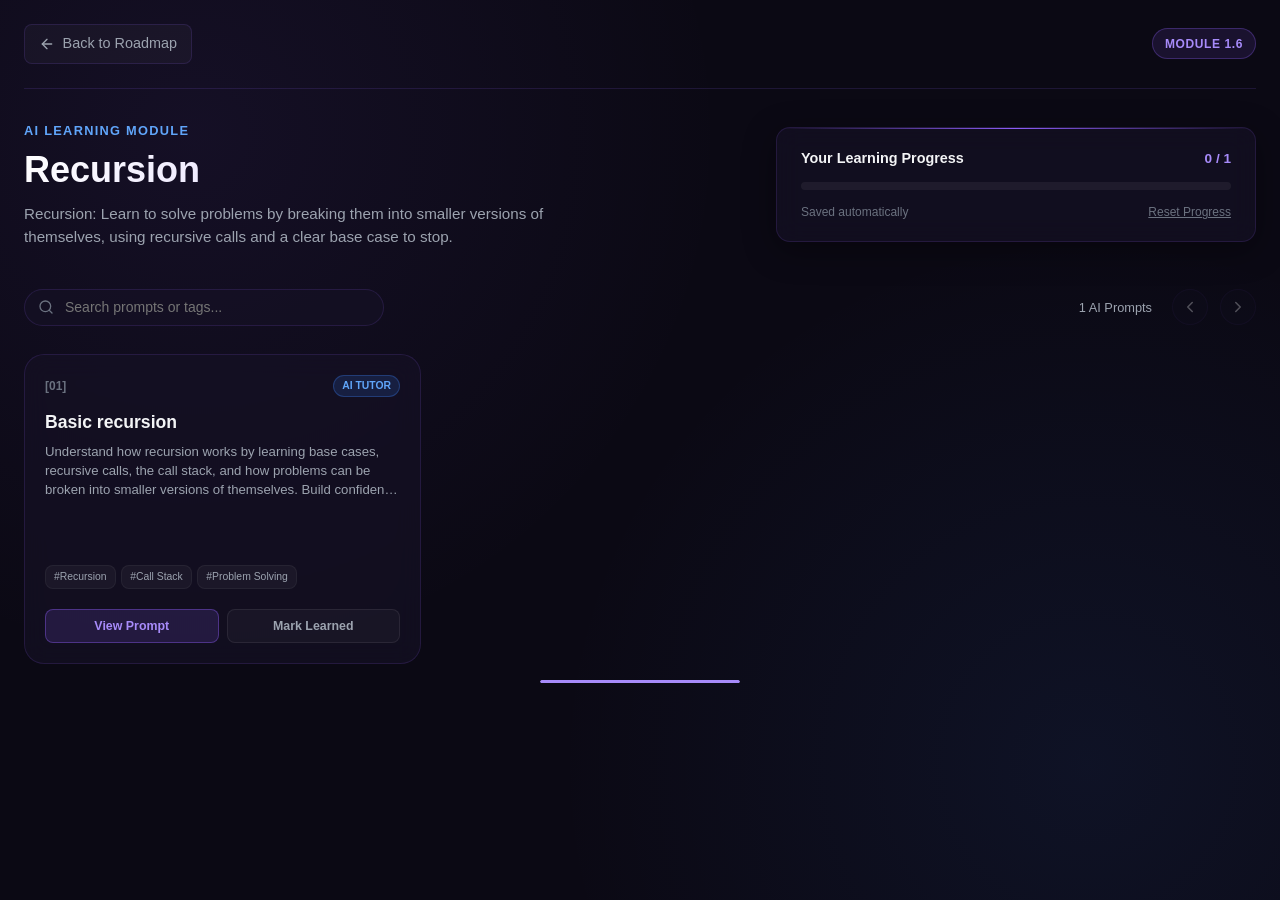
<file: 1/1.6.html>
<!DOCTYPE html>
<html lang="en">
<head>
    <meta charset="UTF-8">
    <meta name="viewport" content="width=device-width, initial-scale=1.0">
    <title>1.6 Recursion</title>
    <style>
        /* ==========================================================================
           1. DESIGN SYSTEM & CSS VARIABLES
           ========================================================================== */
        :root {
            --bg-main: #0b0914;
            --bg-card: rgba(22, 18, 38, 0.65);
            --bg-card-hover: rgba(30, 24, 52, 0.85);
            --bg-glass: rgba(255, 255, 255, 0.03);
            --bg-glass-elevated: rgba(30, 23, 50, 0.7);
            
            --border-subtle: rgba(139, 92, 246, 0.15);
            --border-glow: rgba(139, 92, 246, 0.4);
            --border-strong: rgba(168, 85, 247, 0.6);

            --accent-purple: #8b5cf6;
            --accent-purple-light: #a78bfa;
            --accent-blue: #3b82f6;
            --accent-blue-light: #60a5fa;
            --accent-cyan: #06b6d4;
            
            --text-main: #f3f4f6;
            --text-muted: #9ca3af;
            --text-dim: #6b7280;
            
            --success: #10b981;
            --success-glow: rgba(16, 185, 129, 0.2);

            --shadow-card: 0 8px 32px 0 rgba(0, 0, 0, 0.37);
            --shadow-glow: 0 0 25px rgba(139, 92, 246, 0.15);

            --radius-sm: 8px;
            --radius-md: 14px;
            --radius-lg: 20px;
            --radius-full: 9999px;

            --transition-fast: 0.2s cubic-bezier(0.4, 0, 0.2, 1);
            --transition-smooth: 0.3s cubic-bezier(0.16, 1, 0.3, 1);
        }

        /* ==========================================================================
           2. BASE & RESET
           ========================================================================== */
        *, *::before, *::after {
            box-sizing: border-box;
            margin: 0;
            padding: 0;
        }

        body {
            font-family: -apple-system, BlinkMacSystemFont, "Segoe UI", Roboto, Helvetica, Arial, sans-serif;
            background-color: var(--bg-main);
            color: var(--text-main);
            min-height: 100vh;
            line-height: 1.5;
            overflow-x: hidden;
            background-image: 
                radial-gradient(circle at 15% 15%, rgba(139, 92, 246, 0.08) 0%, transparent 40%),
                radial-gradient(circle at 85% 85%, rgba(59, 130, 246, 0.08) 0%, transparent 40%);
            background-attachment: fixed;
            -webkit-font-smoothing: antialiased;
        }

        /* Custom Scrollbar for Page */
        ::-webkit-scrollbar {
            width: 8px;
            height: 8px;
        }
        ::-webkit-scrollbar-track {
            background: var(--bg-main);
        }
        ::-webkit-scrollbar-thumb {
            background: rgba(139, 92, 246, 0.3);
            border-radius: var(--radius-full);
        }
        ::-webkit-scrollbar-thumb:hover {
            background: rgba(139, 92, 246, 0.5);
        }

        /* Focus Outline Accessibility */
        :focus-visible {
            outline: 2px solid var(--accent-purple-light);
            outline-offset: 3px;
        }

        .container {
            max-width: 1280px;
            margin: 0 auto;
            padding: 0 1.5rem;
        }

        /* ==========================================================================
           3. NAVIGATION
           ========================================================================== */
        .nav-header {
            padding: 1.5rem 0;
            display: flex;
            justify-content: space-between;
            align-items: center;
            border-bottom: 1px solid var(--border-subtle);
            margin-bottom: 2rem;
        }

        .back-link {
            display: inline-flex;
            align-items: center;
            gap: 0.5rem;
            color: var(--text-muted);
            text-decoration: none;
            font-size: 0.9rem;
            font-weight: 500;
            padding: 0.5rem 0.85rem;
            border-radius: var(--radius-sm);
            background: var(--bg-glass);
            border: 1px solid var(--border-subtle);
            transition: var(--transition-fast);
        }

        .back-link:hover {
            color: var(--text-main);
            border-color: var(--border-glow);
            background: rgba(139, 92, 246, 0.1);
            transform: translateX(-2px);
        }

        .module-badge {
            font-size: 0.75rem;
            font-weight: 700;
            letter-spacing: 0.05em;
            color: var(--accent-purple-light);
            background: rgba(139, 92, 246, 0.12);
            border: 1px solid rgba(139, 92, 246, 0.3);
            padding: 0.35rem 0.75rem;
            border-radius: var(--radius-full);
            text-transform: uppercase;
        }

        /* ==========================================================================
           4. HERO & PROGRESS SECTION
           ========================================================================== */
        .hero {
            display: grid;
            grid-template-columns: 1fr;
            gap: 2rem;
            margin-bottom: 2.5rem;
        }

        @media (min-width: 768px) {
            .hero {
                grid-template-columns: 1.2fr 0.8fr;
                align-items: center;
            }
        }

        .hero-eyebrow {
            font-size: 0.8rem;
            font-weight: 600;
            color: var(--accent-blue-light);
            text-transform: uppercase;
            letter-spacing: 0.1em;
            margin-bottom: 0.5rem;
        }

        .hero-title {
            font-size: 2.25rem;
            font-weight: 800;
            line-height: 1.2;
            margin-bottom: 0.75rem;
            background: linear-gradient(135deg, #ffffff 0%, #c4b5fd 100%);
            -webkit-background-clip: text;
            -webkit-text-fill-color: transparent;
        }

        .hero-desc {
            color: var(--text-muted);
            font-size: 0.95rem;
            max-width: 580px;
        }

        .progress-card {
            background: var(--bg-card);
            backdrop-filter: blur(12px);
            -webkit-backdrop-filter: blur(12px);
            border: 1px solid var(--border-subtle);
            border-radius: var(--radius-md);
            padding: 1.25rem 1.5rem;
            box-shadow: var(--shadow-card);
            position: relative;
            overflow: hidden;
        }

        .progress-card::before {
            content: '';
            position: absolute;
            top: 0; left: 0; right: 0; height: 1px;
            background: linear-gradient(90deg, transparent, var(--accent-purple), transparent);
        }

        .progress-header {
            display: flex;
            justify-content: space-between;
            align-items: center;
            margin-bottom: 0.75rem;
        }

        .progress-title {
            font-size: 0.9rem;
            font-weight: 600;
            color: var(--text-main);
        }

        .progress-count {
            font-size: 0.85rem;
            font-weight: 700;
            color: var(--accent-purple-light);
        }

        .progress-bar-bg {
            height: 8px;
            width: 100%;
            background: rgba(255, 255, 255, 0.06);
            border-radius: var(--radius-full);
            overflow: hidden;
            margin-bottom: 0.85rem;
        }

        .progress-bar-fill {
            height: 100%;
            width: 0%;
            background: linear-gradient(90deg, var(--accent-purple), var(--accent-blue));
            border-radius: var(--radius-full);
            transition: width 0.5s ease;
            box-shadow: 0 0 10px rgba(139, 92, 246, 0.5);
        }

        .progress-footer {
            display: flex;
            justify-content: space-between;
            align-items: center;
        }

        .btn-reset {
            background: none;
            border: none;
            color: var(--text-dim);
            font-size: 0.75rem;
            cursor: pointer;
            text-decoration: underline;
            transition: var(--transition-fast);
            padding: 0;
        }

        .btn-reset:hover {
            color: #ef4444;
        }

        /* ==========================================================================
           5. CONTROLS (SEARCH & CAROUSEL NAV)
           ========================================================================== */
        .controls-bar {
            display: flex;
            flex-direction: column;
            gap: 1rem;
            margin-bottom: 1.25rem;
        }

        @media (min-width: 640px) {
            .controls-bar {
                flex-direction: row;
                justify-content: space-between;
                align-items: center;
            }
        }

        .search-box {
            position: relative;
            flex-grow: 1;
            max-width: 360px;
        }

        .search-input {
            width: 100%;
            background: var(--bg-card);
            border: 1px solid var(--border-subtle);
            border-radius: var(--radius-full);
            padding: 0.6rem 1rem 0.6rem 2.5rem;
            color: var(--text-main);
            font-size: 0.875rem;
            transition: var(--transition-fast);
        }

        .search-input:focus {
            border-color: var(--border-glow);
            box-shadow: 0 0 12px rgba(139, 92, 246, 0.2);
            background: rgba(22, 18, 38, 0.85);
        }

        .search-icon {
            position: absolute;
            left: 0.9rem;
            top: 50%;
            transform: translateY(-50%);
            width: 16px;
            height: 16px;
            fill: none;
            stroke: var(--text-dim);
            stroke-width: 2;
            stroke-linecap: round;
            stroke-linejoin: round;
        }

        .carousel-controls {
            display: flex;
            align-items: center;
            gap: 0.75rem;
        }

        .topic-counter {
            font-size: 0.8rem;
            color: var(--text-muted);
            margin-right: 0.5rem;
        }

        .nav-btn {
            background: var(--bg-card);
            border: 1px solid var(--border-subtle);
            color: var(--text-main);
            width: 36px;
            height: 36px;
            border-radius: var(--radius-full);
            display: flex;
            align-items: center;
            justify-content: center;
            cursor: pointer;
            transition: var(--transition-fast);
        }

        .nav-btn:hover:not(:disabled) {
            background: var(--accent-purple);
            border-color: var(--accent-purple);
            box-shadow: 0 0 12px rgba(139, 92, 246, 0.4);
        }

        .nav-btn:disabled {
            opacity: 0.3;
            cursor: not-allowed;
        }

        .nav-btn svg {
            width: 18px;
            height: 18px;
            stroke: currentColor;
            stroke-width: 2;
            fill: none;
            stroke-linecap: round;
            stroke-linejoin: round;
        }

        /* ==========================================================================
           6. HORIZONTAL CAROUSEL
           ========================================================================== */
        .carousel-wrapper {
            position: relative;
            margin: 0 -1.5rem;
            padding: 0.5rem 1.5rem 1.5rem 1.5rem;
        }

        .carousel {
            display: flex;
            flex-wrap: nowrap;
            overflow-x: auto;
            scroll-snap-type: x mandatory;
            gap: 1.25rem;
            scrollbar-width: none; /* Firefox */
            -ms-overflow-style: none; /* IE/Edge */
            padding-bottom: 0.5rem;
            cursor: grab;
            user-select: none;
        }

        .carousel.active {
            cursor: grabbing;
        }

        .carousel::-webkit-scrollbar {
            display: none; /* Chrome/Safari */
        }

        /* ==========================================================================
           7. PROMPT CARD DESIGN
           ========================================================================== */
        .card {
            flex: 0 0 calc(100% - 1rem); /* Mobile Default: 1 visible */
            scroll-snap-align: start;
            background: var(--bg-card);
            backdrop-filter: blur(12px);
            -webkit-backdrop-filter: blur(12px);
            border: 1px solid var(--border-subtle);
            border-radius: var(--radius-lg);
            padding: 1.25rem;
            display: flex;
            flex-direction: column;
            justify-content: space-between;
            position: relative;
            transition: transform var(--transition-smooth), border-color var(--transition-smooth), box-shadow var(--transition-smooth);
            min-height: 310px;
        }

        @media (min-width: 640px) {
            .card {
                flex: 0 0 calc(50% - 0.75rem); /* Tablet: 2 visible */
            }
        }

        @media (min-width: 1024px) {
            .card {
                flex: 0 0 calc(33.333% - 0.85rem); /* Desktop: 3 visible */
            }
        }

        .card:hover {
            transform: translateY(-4px);
            border-color: var(--border-glow);
            box-shadow: var(--shadow-card), var(--shadow-glow);
            background: var(--bg-card-hover);
        }

        .card.learned {
            border-color: rgba(16, 185, 129, 0.3);
        }

        .card.learned::after {
            content: '';
            position: absolute;
            inset: 0;
            border-radius: var(--radius-lg);
            border: 1px solid var(--success);
            opacity: 0.2;
            pointer-events: none;
        }

        .card-header {
            display: flex;
            justify-content: space-between;
            align-items: center;
            margin-bottom: 0.85rem;
        }

        .card-num {
            font-size: 0.75rem;
            font-weight: 700;
            color: var(--text-dim);
            font-mono: monospace;
        }

        .card-badges {
            display: flex;
            gap: 0.35rem;
            align-items: center;
        }

        .ai-badge {
            font-size: 0.65rem;
            font-weight: 600;
            padding: 0.15rem 0.5rem;
            border-radius: var(--radius-full);
            background: rgba(59, 130, 246, 0.15);
            color: var(--accent-blue-light);
            border: 1px solid rgba(59, 130, 246, 0.3);
        }

        .completed-indicator {
            display: none;
            width: 18px;
            height: 18px;
            background: var(--success);
            color: #000;
            border-radius: var(--radius-full);
            align-items: center;
            justify-content: center;
            font-size: 0.65rem;
            font-weight: bold;
        }

        .card.learned .completed-indicator {
            display: flex;
        }

        .card-title {
            font-size: 1.1rem;
            font-weight: 700;
            color: var(--text-main);
            margin-bottom: 0.5rem;
            line-height: 1.3;
        }

        .card-desc {
            font-size: 0.825rem;
            color: var(--text-muted);
            margin-bottom: 1rem;
            line-height: 1.45;
            display: -webkit-box;
            -webkit-line-clamp: 3;
            -webkit-box-orient: vertical;
            overflow: hidden;
        }

        .card-tags {
            display: flex;
            flex-wrap: wrap;
            gap: 0.35rem;
            margin-bottom: 1.25rem;
        }

        .tag {
            font-size: 0.65rem;
            color: var(--text-muted);
            background: rgba(255, 255, 255, 0.04);
            padding: 0.2rem 0.5rem;
            border-radius: var(--radius-sm);
            border: 1px solid rgba(255, 255, 255, 0.05);
        }

        .card-actions {
            display: grid;
            grid-template-columns: 1fr 1fr;
            gap: 0.5rem;
            margin-top: auto;
        }

        .btn {
            font-size: 0.775rem;
            font-weight: 600;
            padding: 0.55rem 0.75rem;
            border-radius: var(--radius-sm);
            cursor: pointer;
            transition: var(--transition-fast);
            display: inline-flex;
            align-items: center;
            justify-content: center;
            gap: 0.35rem;
            border: none;
        }

        .btn-primary {
            background: rgba(139, 92, 246, 0.15);
            color: var(--accent-purple-light);
            border: 1px solid var(--border-glow);
        }

        .btn-primary:hover {
            background: var(--accent-purple);
            color: #ffffff;
            box-shadow: 0 0 12px rgba(139, 92, 246, 0.3);
        }

        .btn-secondary {
            background: rgba(255, 255, 255, 0.03);
            color: var(--text-muted);
            border: 1px solid rgba(255, 255, 255, 0.08);
        }

        .btn-secondary:hover {
            background: rgba(255, 255, 255, 0.08);
            color: var(--text-main);
        }

        .card.learned .btn-secondary {
            background: var(--success-glow);
            color: var(--success);
            border-color: rgba(16, 185, 129, 0.4);
        }

        /* Carousel Scroll Progress Bar */
        .scroll-progress-container {
            width: 100%;
            max-width: 200px;
            height: 3px;
            background: rgba(255, 255, 255, 0.05);
            margin: 0.5rem auto 0 auto;
            border-radius: var(--radius-full);
            overflow: hidden;
        }

        .scroll-progress-bar {
            height: 100%;
            width: 0%;
            background: var(--accent-purple-light);
            border-radius: var(--radius-full);
        }

        .no-results {
            width: 100%;
            text-align: center;
            padding: 3rem 1rem;
            color: var(--text-muted);
            font-size: 0.9rem;
            display: none;
        }

        /* ==========================================================================
           8. MODAL COMPONENT
           ========================================================================== */
        .modal-overlay {
            position: fixed;
            inset: 0;
            background: rgba(5, 3, 10, 0.8);
            backdrop-filter: blur(8px);
            -webkit-backdrop-filter: blur(8px);
            z-index: 1000;
            display: flex;
            align-items: center;
            justify-content: center;
            padding: 1.5rem;
            opacity: 0;
            pointer-events: none;
            transition: opacity 0.25s ease;
        }

        .modal-overlay.active {
            opacity: 1;
            pointer-events: auto;
        }

        .modal-container {
            background: var(--bg-glass-elevated);
            border: 1px solid var(--border-glow);
            box-shadow: 0 20px 50px rgba(0, 0, 0, 0.6), 0 0 30px rgba(139, 92, 246, 0.2);
            border-radius: var(--radius-lg);
            width: 100%;
            max-width: 680px;
            max-height: 85vh;
            display: flex;
            flex-direction: column;
            transform: scale(0.95) translateY(10px);
            transition: transform 0.25s cubic-bezier(0.16, 1, 0.3, 1);
            overflow: hidden;
        }

        .modal-overlay.active .modal-container {
            transform: scale(1) translateY(0);
        }

        .modal-header {
            padding: 1.25rem 1.5rem;
            border-bottom: 1px solid var(--border-subtle);
            display: flex;
            justify-content: space-between;
            align-items: center;
        }

        .modal-title {
            font-size: 1.1rem;
            font-weight: 700;
            color: var(--text-main);
        }

        .modal-close {
            background: none;
            border: none;
            color: var(--text-muted);
            cursor: pointer;
            padding: 0.25rem;
            border-radius: var(--radius-sm);
            display: flex;
            align-items: center;
            justify-content: center;
            transition: var(--transition-fast);
        }

        .modal-close:hover {
            color: var(--text-main);
            background: rgba(255, 255, 255, 0.1);
        }

        .modal-body {
            padding: 1.5rem;
            overflow-y: auto;
            font-size: 0.9rem;
            line-height: 1.6;
            color: #d1d5db;
        }

        .prompt-box {
            background: rgba(10, 8, 20, 0.6);
            border: 1px solid rgba(139, 92, 246, 0.2);
            border-radius: var(--radius-md);
            padding: 1.25rem;
            font-family: inherit;
            white-space: pre-wrap;
            word-break: break-word;
            color: #e5e7eb;

            max-height: 50vh;
            overflow-y: auto;
        }

        .modal-footer {
            padding: 1rem 1.5rem;
            border-top: 1px solid var(--border-subtle);
            display: flex;
            justify-content: flex-end;
            gap: 0.75rem;
            background: rgba(15, 11, 26, 0.5);
        }

        /* ==========================================================================
           9. TOAST SYSTEM
           ========================================================================== */
        .toast-container {
            position: fixed;
            bottom: 1.5rem;
            right: 1.5rem;
            z-index: 1100;
            display: flex;
            flex-direction: column;
            gap: 0.5rem;
            pointer-events: none;
        }

        .toast {
            background: rgba(22, 18, 38, 0.95);
            border: 1px solid var(--border-glow);
            box-shadow: 0 10px 25px rgba(0, 0, 0, 0.5);
            color: var(--text-main);
            padding: 0.75rem 1.25rem;
            border-radius: var(--radius-md);
            font-size: 0.85rem;
            font-weight: 500;
            display: flex;
            align-items: center;
            gap: 0.5rem;
            transform: translateY(20px);
            opacity: 0;
            transition: transform 0.25s ease, opacity 0.25s ease;
            backdrop-filter: blur(8px);
        }

        .toast.show {
            transform: translateY(0);
            opacity: 1;
        }

        .toast-icon {
            color: var(--success);
        }

        /* Reduced Motion */
        @media (prefers-reduced-motion: reduce) {
            *, *::before, *::after {
                animation-duration: 0.01ms !important;
                animation-iteration-count: 1 !important;
                transition-duration: 0.01ms !important;
                scroll-behavior: auto !important;
            }
        }
    </style>
</head>
<body>

    <div class="container">
        <!-- TOP NAVIGATION -->
        <nav class="nav-header">
            <a href="../roadmap.html" class="back-link">
                <svg width="16" height="16" viewBox="0 0 24 24" fill="none" stroke="currentColor" stroke-width="2" stroke-linecap="round" stroke-linejoin="round"><line x1="19" y1="12" x2="5" y2="12"></line><polyline points="12 19 5 12 12 5"></polyline></svg>
                Back to Roadmap
            </a>
            <span class="module-badge">MODULE 1.6</span>
        </nav>

        <!-- HERO & PROGRESS -->
        <header class="hero">
            <div>
                <div class="hero-eyebrow">AI LEARNING MODULE</div>
                <h1 class="hero-title">Recursion</h1>
                <p class="hero-desc">
                    Recursion: Learn to solve problems by breaking them into smaller versions of themselves, using recursive calls and a clear base case to stop.
                </p>
            </div>
            
            <div class="progress-card">
                <div class="progress-header">
                    <span class="progress-title">Your Learning Progress</span>
                    <span class="progress-count" id="progressCount">0 / 15</span>
                </div>
                <div class="progress-bar-bg">
                    <div class="progress-bar-fill" id="progressBar"></div>
                </div>
                <div class="progress-footer">
                    <span style="font-size: 0.75rem; color: var(--text-dim);">Saved automatically</span>
                    <button class="btn-reset" id="btnReset" aria-label="Reset all progress">Reset Progress</button>
                </div>
            </div>
        </header>

        <!-- CONTROLS BAR -->
        <section class="controls-bar">
            <div class="search-box">
                <svg class="search-icon" viewBox="0 0 24 24"><circle cx="11" cy="11" r="8"></circle><line x1="21" y1="21" x2="16.65" y2="16.65"></line></svg>
                <input type="text" id="searchInput" class="search-input" placeholder="Search prompts or tags..." aria-label="Search prompts">
            </div>

            <div class="carousel-controls">
                <span class="topic-counter" id="topicCounter">15 AI Prompts</span>
                <button class="nav-btn" id="btnPrev" aria-label="Previous card">
                    <svg viewBox="0 0 24 24"><polyline points="15 18 9 12 15 6"></polyline></svg>
                </button>
                <button class="nav-btn" id="btnNext" aria-label="Next card">
                    <svg viewBox="0 0 24 24"><polyline points="9 18 15 12 9 6"></polyline></svg>
                </button>
            </div>
        </section>

        <!-- CAROUSEL -->
        <main class="carousel-wrapper">
            <div class="carousel" id="carousel">
                <!-- 15 Cards Populated Dynamically via JavaScript -->
            </div>
            <div class="no-results" id="noResults">No matching AI prompt modules found.</div>
            <div class="scroll-progress-container">
                <div class="scroll-progress-bar" id="scrollIndicator"></div>
            </div>
        </main>
    </div>

    <!-- PROMPT MODAL -->
    <div class="modal-overlay" id="promptModal" aria-hidden="true" role="dialog">
        <div class="modal-container" onclick="event.stopPropagation()">
            <div class="modal-header">
                <h2 class="modal-title" id="modalTitle">Topic Prompt</h2>
                <button class="modal-close" id="modalClose" aria-label="Close modal">
                    <svg width="20" height="20" viewBox="0 0 24 24" fill="none" stroke="currentColor" stroke-width="2" stroke-linecap="round" stroke-linejoin="round"><line x1="18" y1="6" x2="6" y2="18"></line><line x1="6" y1="6" x2="18" y2="18"></line></svg>
                </button>
            </div>
            <div class="modal-body">
                <div class="prompt-box" id="modalPromptText"></div>
            </div>
            <div class="modal-footer">
                <button class="btn btn-secondary" id="modalCloseBtn">Close</button>
                <button class="btn btn-primary" id="modalCopyBtn">
                    <svg width="14" height="14" viewBox="0 0 24 24" fill="none" stroke="currentColor" stroke-width="2" stroke-linecap="round" stroke-linejoin="round"><rect x="9" y="9" width="13" height="13" rx="2" ry="2"></rect><path d="M5 15H4a2 2 0 0 1-2-2V4a2 2 0 0 1 2-2h9a2 2 0 0 1 2 2v1"></path></svg>
                    Copy Prompt
                </button>
            </div>
        </div>
    </div>

    <!-- TOAST CONTAINER -->
    <div class="toast-container" id="toastContainer"></div>

    <!-- JavaScript logic -->
    <script>
        /* ==========================================================================
           1. PROMPT DATA ARRAY (15 MULTI-LANGUAGE TUTOR PROMPTS)
           ========================================================================== */
        const topics = [
            {
                id: 1,
                title: "Basic recursion",
                desc: "Understand how recursion works by learning base cases, recursive calls, the call stack, and how problems can be broken into smaller versions of themselves. Build confidence through progressively harder recursion problems, from simple functions to DSA-style challenges.",
                tags: ["Recursion", "Call Stack", "Problem Solving"],
                prompt: `You are my personal programming and DSA tutor.

Teach me Recursion from absolute beginner level to strong DSA problem-solving level in the programming language I am currently learning.

The goal is NOT to memorize recursive code. I want to understand exactly how recursion works, how to trace it, how to design recursive solutions, and how to recognize when recursion is useful.

Make this module heavily practice-focused.

START WITH THE FUNDAMENTALS

First make sure I understand:

- What recursion is
- Why a function calls itself
- Recursive case
- Base case
- How recursion eventually stops
- What happens when there is no proper base case
- Call stack
- Stack frames
- Function parameters during recursive calls
- Return values
- How execution moves forward and then comes back
- The difference between recursive calls and normal function calls

Use very small examples initially.

For every example, make me trace:

Call → Parameter value → Next call → Base case → Returning back → Final result

Do not just show me the recursion tree. Make me understand what is actually happening inside the call stack.

PROGRESSIVE LEARNING

Start with extremely simple problems such as:

- Print something N times
- Print numbers from 1 to N
- Print numbers from N to 1
- Print numbers in increasing order
- Print numbers in decreasing order
- Count from N to 1
- Basic counting problems

Then move to:

- Sum of first N numbers
- Factorial
- Power
- Fibonacci
- Sum of digits
- Number of digits
- Reverse a number
- Palindrome checking
- Other simple mathematical recursion problems

Then move to arrays and strings:

- Traverse an array recursively
- Find an element
- Find maximum/minimum
- Check whether an array is sorted
- Reverse an array
- Reverse a string
- Check whether a string is a palindrome
- Compare elements recursively
- Process characters recursively

Then introduce multiple recursive calls:

- Fibonacci-style recursion
- Problems where one call creates multiple calls
- Understanding recursion trees
- Counting recursive calls
- Understanding overlapping subproblems
- Identifying inefficient recursion

CALL STACK AND DRY RUNNING

Make dry-running a major part of the module.

Give me recursive code and ask me to determine:

- How many function calls occur
- What each parameter value is
- Which call reaches the base case
- What happens while returning
- What value each call returns
- What the final output is

Sometimes give me incomplete recursion trees and ask me to complete them.

Sometimes give me the output and ask me to explain how the recursive calls produced it.

BASE CASE PRACTICE

Train me specifically to identify the correct base case.

Give me problems and ask:

- What should the base case be?
- Why does recursion stop there?
- What happens if the base case is too early?
- What happens if the base case is missing?
- What is the smallest version of the problem?

Do not tell me the base case immediately.

Make me reason about it.

RECURSIVE THINKING

Teach me how to convert a problem into recursion.

For every problem, make me think through:

1. What is the smallest version of the problem?
2. What should happen in the base case?
3. How can I reduce the current problem to a smaller problem?
4. What information should be passed to the next call?
5. What should the current function do before the recursive call?
6. What should happen after the recursive call returns?
7. What should the function return?

Teach me the idea:

Solve the smaller problem → use its result to solve the current problem.

Do not let me memorize patterns without understanding why they work.

BEFORE CODING

For every new recursion problem:

1. Make me understand the problem.
2. Ask me to identify the base case.
3. Ask me what changes between recursive calls.
4. Ask me to explain how the problem becomes smaller.
5. Make me write the recursive logic or pseudocode.
6. Make me predict a small example.
7. Only then let me write the code.

If my approach is wrong, don't immediately give me the solution.

Use progressive hints.

Hint 1 → Ask a guiding question.

Hint 2 → Point out what I should reconsider.

Hint 3 → Help me identify the base case or smaller problem.

Hint 4 → Help me construct the recursive relationship.

Only reveal the full solution after I have genuinely attempted it or explicitly ask for it.

RECURSION BEFORE AND AFTER THE CALL

Give me problems that specifically demonstrate the difference between doing something:

- Before the recursive call
- During the recursive call
- After the recursive call

Use these to help me understand why some recursive programs print in increasing order and others in decreasing order.

RECURSION WITH PARAMETERS AND RETURN VALUES

Give me practice with:

- No return value
- Returning integers
- Returning booleans
- Returning calculated values
- Multiple parameters
- Passing indexes
- Passing ranges
- Accumulating results through parameters

Explain when each approach is useful.

MULTIPLE RECURSIVE CALLS

After I understand simple recursion, introduce problems where a function makes more than one recursive call.

Teach me:

- How the recursion tree grows
- Why the number of calls can grow quickly
- How to calculate or estimate the number of calls
- Why naive Fibonacci is inefficient
- How repeated subproblems appear

Do not jump into advanced dynamic programming immediately. First make sure I understand WHY the recursive solution becomes inefficient.

RECURSION AND COMPLEXITY

For important problems, teach me to analyze:

- Time complexity
- Space complexity
- Recursion depth
- Stack space
- Number of recursive calls

Compare simple recursion with iterative solutions when useful.

Teach me that recursion is not automatically better just because it is shorter or easier to write.

RECURSION VS ITERATION

Give me problems where both approaches are possible.

Ask me:

- Can this be solved iteratively?
- Can this be solved recursively?
- Which is easier to understand?
- Which uses less memory?
- Which is more efficient?
- Why?

Make me explain my choice.

DEBUGGING RECURSION

Give me broken recursive programs containing mistakes such as:

- Missing base case
- Incorrect base case
- Recursive call not moving toward the base case
- Wrong parameter update
- Wrong return value
- Incorrect order of operations
- Unnecessary recursive calls
- Incorrect index movement

Do not fix them for me.

Make me find the problem.

PROBLEM PRACTICE

For every major recursion concept, give me multiple problems.

Use this progression:

Level 1 → Very Easy
Level 2 → Easy
Level 3 → Medium
Level 4 → Hard
Level 5 → Challenge

Do not give me only one problem for each concept.

Give variations that change the conditions, input, required output, or approach.

Include unfamiliar problems so I have to derive the recursive logic instead of recognizing a memorized pattern.

MIXED PRACTICE

After teaching the major concepts, give me mixed problems without telling me which recursion technique they require.

Make me identify:

- Whether recursion is useful
- What the smaller problem is
- What the base case should be
- What parameters are required
- What should be returned

Include problems involving:

- Numbers
- Arrays
- Strings
- Searching
- Basic mathematical problems
- Multiple recursive calls
- Recursive traversal
- Simple divide-and-conquer thinking

INTRODUCTION TO BACKTRACKING

Only after I have a strong understanding of basic recursion, give me a gentle introduction to the idea behind backtracking.

Explain:

- Making a choice
- Recursively exploring it
- Undoing the choice
- Trying another choice

Use very simple examples first.

Do NOT jump straight into advanced backtracking problems.

The goal is only to prepare me for later DSA topics.

MOCK TESTS

After I have practiced enough, give me a recursion assessment.

Do not tell me the topic or technique required.

Include:

- 5 code-tracing questions
- 5 base-case questions
- 5 recursion-design questions
- 5 coding problems
- 2 debugging problems
- 2 complexity-analysis questions
- 1 unfamiliar challenge problem

Do not reveal solutions immediately.

Evaluate my answers based on:

- Understanding of recursion
- Correct base case
- Correct recursive reduction
- Parameter handling
- Return values
- Dry-run accuracy
- Complexity
- Ability to solve unfamiliar problems

PROGRESS TRACKING

Keep track of concepts I:

- Understand well
- Partially understand
- Frequently make mistakes in
- Need to revise

At the end of each session tell me:

1. What I learned
2. What I solved
3. What mistakes I made
4. What recursion concept I should revise
5. My current difficulty level
6. What I should practice next

IMPORTANT TEACHING RULES

Use approximately:

20% explanation
80% active problem solving

Do not turn this into a long theory lecture.

Do not spoon-feed solutions.

Do not let me copy recursive code without understanding it.

Make me explain my reasoning.

Make me dry-run code.

Make me identify base cases.

Make me think about how the problem becomes smaller.

Gradually increase the difficulty.

The final goal is:

When I see an unfamiliar recursion problem, I should be able to determine whether recursion is appropriate, identify the smallest case, define the base case, figure out how to reduce the problem, design the recursive call, trace it, analyze its complexity, and implement it independently.

Start from the absolute basics and take me progressively toward strong DSA-level recursion problem solving.`
            },




//             {
//                 id: 2,
//                 title: "Socratic Method Learning",
//                 desc: "Guided discovery that forces you to think through logic instead of giving answers.",
//                 tags: ["Socratic", "Logic", "Interactive"],
//                 prompt: `Act as a Socratic programming tutor. I want to learn how to solve [INSERT PROBLEM/CONCEPT, e.g., Reversing a Linked List].

// Rules for your behavior:
// 1. Do NOT give me the solution or full code straight away.
// 2. Guide me by asking ONE targeted question at a time to lead me to the discovery.
// 3. Wait for my answer before moving to the next step.
// 4. If I answer wrong, gently point out where my logic breaks and ask a simpler leading question.

// Let's begin. Ask me your first question about [INSERT TOPIC].`
//             },
//             {
//                 id: 3,
//                 title: "Active Recall & Self-Testing",
//                 desc: "Test your retention and understanding through dynamic rapid-fire quizzing.",
//                 tags: ["Quiz", "Active Recall", "Memory"],
//                 prompt: `Act as an interviewer testing my knowledge on [INSERT TOPIC, e.g., Hash Tables & Collisions].

// Ask me 3 short active-recall questions, ONE AT A TIME.
// - Question 1: Fundamental concept.
// - Question 2: Time/Space complexity analysis.
// - Question 3: Trade-offs or scenarios where this structure fails.

// Wait for my response after each question. Grade my response on a scale of 1-5, explain any missed nuances, and then ask the next question.`
//             },
//             {
//                 id: 4,
//                 title: "Code Execution Prediction",
//                 desc: "Train your mind to act like a compiler/interpreter by predicting output.",
//                 tags: ["Tracing", "Code Analysis", "Practice"],
//                 prompt: `Act as a code analysis coach. Create a tricky, short code snippet in my choice of language (C++, Java, or Python) involving [INSERT TOPIC, e.g., Pass-by-value vs Pass-by-reference / Scope / Loop invariants].

// Do NOT show me the output. 
// Ask me to:
// 1. Trace the code step-by-step.
// 2. Predict the exact terminal output.
// 3. Explain what state variables hold at key checkpoints.

// Wait for my response before telling me if I am right or wrong.`
//             },
//             {
//                 id: 5,
//                 title: "Interactive Bug Hunting",
//                 desc: "Improve debugging skills by diagnosing subtle logic errors and memory leaks.",
//                 tags: ["Debugging", "Edge Cases", "Analysis"],
//                 prompt: `Act as a code reviewer. Present a snippet of code implementing [INSERT TOPIC, e.g., Binary Search / Stack implementation] containing 2 subtle logic bugs or edge-case failures.

// Write the code in C++, Java, or Python.
// Do NOT reveal what the bugs are.
// Ask me to locate the bugs, explain WHY they cause failures, and provide corrected lines. 

// Wait for my response before evaluating my debug analysis.`
//             },
//             {
//                 id: 6,
//                 title: "Common Pitfalls & Anti-Patterns",
//                 desc: "Learn what NOT to do and avoid classic beginner mistakes in DSA.",
//                 tags: ["Best Practices", "Pitfalls", "Clean Code"],
//                 prompt: `Act as a senior software engineer. Explain the 3 most common mistakes students make when learning or implementing [INSERT TOPIC, e.g., Dynamic Programming / Recursion / Memory Allocation].

// For each mistake:
// 1. Show the "bad" pattern code snippet.
// 2. Explain why it fails (performance hit, stack overflow, memory leak, bug).
// 3. Show the refactored "good" pattern.

// After showing these, give me a tiny code challenge where I must identify and fix one of these anti-patterns.`
//             },
//             {
//                 id: 7,
//                 title: "Real-World System Analogy",
//                 desc: "Connect abstract data structures to actual production systems and software.",
//                 tags: ["Analogy", "System Design", "Context"],
//                 prompt: `Act as a system architect. Explain [INSERT DSA TOPIC, e.g., Queues / Heaps / Graphs] by mapping it directly to a real-world software system (e.g., printer job queues, priority event schedulers, social networks).

// Explain:
// 1. How the data structure powers the actual feature.
// 2. Why alternative structures would fail in this scenario.
// 3. How this translates to code in C++, Java, or Python.

// End by giving me a mini system requirement and asking me to choose the best data structure for it.`
//             },
//             {
//                 id: 8,
//                 title: "Step-by-Step Algorithm Builder",
//                 desc: "Break complex multi-step algorithms down into easy digestible micro-steps.",
//                 tags: ["Algorithms", "Step-by-Step", "Structure"],
//                 prompt: `Act as a DSA instructor. We are going to build [INSERT ALGORITHM, e.g., Merge Sort / Dijkstra's Algorithm] step-by-step.

// Divide the implementation into 3 progressive phases (e.g., Base setup -> Core Logic -> Cleanup/Optimization).
// Provide Phase 1 instructions and skeleton code only. 
// Ask me to fill in the missing logic for Phase 1.

// Do NOT proceed to Phase 2 until I correctly submit Phase 1 code.`
//             },
//             {
//                 id: 9,
//                 title: "Problem-Solving Strategy Breakdown",
//                 desc: "Learn the exact mental blueprint to break down unsolved LeetCode problems.",
//                 tags: ["Problem Solving", "Strategy", "LeetCode"],
//                 prompt: `Act as a competitive programming coach. I am trying to solve a problem related to [INSERT TOPIC, e.g., Two Pointers / Sliding Window].

// Teach me the mental framework to recognize when to apply this technique.
// 1. What pattern keywords in a problem description signal this pattern?
// 2. What are the standard state variables needed?
// 3. What is the boilerplate template in C++, Java, and Python?

// Give me an unprompted problem description at the end and ask me to identify the pattern and state variables without writing full code.`
//             },
//             {
//                 id: 10,
//                 title: "DSA Deep Application & Trade-offs",
//                 desc: "Compare Big-O time/space complexities across different implementations.",
//                 tags: ["Complexity", "Big-O", "Performance"],
//                 prompt: `Act as an algorithm analyst. I want to analyze the Time and Space complexity of [INSERT TOPIC/ALGORITHM].

// Break down:
// 1. Best-case, Average-case, and Worst-case time complexity with scenarios.
// 2. Auxiliary space complexity.
// 3. How hardware aspects (like CPU Cache Locality) affect this structure (e.g., Array vs Linked List).

// Provide a comparison table, then test me with a hypothetical scenario asking which structure performs faster.`
//             },
//             {
//                 id: 11,
//                 title: "Edge Case & Boundary Stress Test",
//                 desc: "Identify sneaky edge cases that break production code and pass test suites.",
//                 tags: ["Edge Cases", "Testing", "Robustness"],
//                 prompt: `Act as a QA Lead. I am writing code for [INSERT ALGORITHM/DATA STRUCTURE, e.g., Binary Search Tree Insertion].

// List the 5 crucial edge cases I MUST test to ensure my code doesn't crash in production (e.g., empty input, single element, duplicates, maximum bounds, negative values).

// Ask me to pick one edge case and write the defensive code check for it in C++, Java, or Python.`
//             },
//             {
//                 id: 12,
//                 title: "Comparative Analysis (X vs Y)",
//                 desc: "Understand differences, trade-offs, and when to pick one tool over another.",
//                 tags: ["Comparison", "Trade-offs", "Decision"],
//                 prompt: `Act as a tech lead. I am confused about when to use [CONCEPT A, e.g., BFS] versus [CONCEPT B, e.g., DFS].

// Compare them across:
// 1. Core mechanism difference.
// 2. Memory footprint comparison.
// 3. Ideal use cases for Concept A vs Concept B.
// 4. Language-specific standard library availability (C++ STL, Java Collections, Python modules).

// Give me 2 real-world problem scenarios and ask me to decide which one to use for each, with justification.`
//             },
//             {
//                 id: 13,
//                 title: "Feynman Technique (Teach-Back)",
//                 desc: "Solidify your mastery by explaining concepts back to the AI in simple terms.",
//                 tags: ["Feynman", "Teaching", "Mastery"],
//                 prompt: `Act as a curious high school student learning programming. I am going to explain [INSERT TOPIC, e.g., How Dynamic Programming Memoization Works] to you in my own words.

// Your role:
// 1. Listen to my explanation.
// 2. Call out any gaps, inaccuracies, or overly complex terms I used.
// 3. Ask a probing clarifying question to see if I truly grasp the underlying mechanics.

// Say 'I am ready! Explain [INSERT TOPIC] to me like I am 15 years old.' to start.`
//             },
//             {
//                 id: 14,
//                 title: "Progressive Difficulty Challenges",
//                 desc: "Level up your problem-solving through Easy, Medium, and Hard variations.",
//                 tags: ["Challenges", "Progression", "Practice"],
//                 prompt: `Act as a coding interview coach for [INSERT TOPIC, e.g., Monotonic Stack].

// Give me 3 problem descriptions in increasing difficulty:
// - Level 1: Easy (Warmup)
// - Level 2: Medium (Standard Interview)
// - Level 3: Hard (Advanced Application)

// Do NOT give code or solutions. Present Level 1 first and ask me to write pseudocode or code in my preferred language. I will submit solutions one by one.`
//             },
//             {
//                 id: 15,
//                 title: "Comprehensive Final Assessment",
//                 desc: "Validate your complete module mastery with a realistic evaluation test.",
//                 tags: ["Assessment", "Evaluation", "Final Test"],
//                 prompt: `Act as a senior university professor evaluating my mastery of [INSERT MODULE/TOPIC, e.g., Trees & Graphs].

// Provide a 3-part comprehensive assessment:
// 1. Conceptual Multiple Choice (1 Question)
// 2. Complexity Evaluation (1 Question)
// 3. Code Implementation Task (1 Practical Problem)

// Present all 3 parts at once. Ask me to reply with my answers. Once I reply, give me a detailed score breakdown and actionable feedback for areas of improvement.`
//             }
        ];

        /* ==========================================================================
           2. DOM REFERENCES
           ========================================================================== */
        const carousel = document.getElementById('carousel');
        const progressBar = document.getElementById('progressBar');
        const progressCount = document.getElementById('progressCount');
        const btnReset = document.getElementById('btnReset');
        const btnPrev = document.getElementById('btnPrev');
        const btnNext = document.getElementById('btnNext');
        const searchInput = document.getElementById('searchInput');
        const topicCounter = document.getElementById('topicCounter');
        const noResults = document.getElementById('noResults');
        const scrollIndicator = document.getElementById('scrollIndicator');

        // Modal DOM
        const promptModal = document.getElementById('promptModal');
        const modalTitle = document.getElementById('modalTitle');
        const modalPromptText = document.getElementById('modalPromptText');
        const modalClose = document.getElementById('modalClose');
        const modalCloseBtn = document.getElementById('modalCloseBtn');
        const modalCopyBtn = document.getElementById('modalCopyBtn');
        const toastContainer = document.getElementById('toastContainer');

        /* ==========================================================================
           3. STATE & LOCALSTORAGE MANAGEMENT
           ========================================================================== */
        const STORAGE_KEY = 'arewecooked_module_1_2_progress';
        let learnedState = JSON.parse(localStorage.getItem(STORAGE_KEY)) || {};
        let activePromptText = '';

        function saveProgress() {
            localStorage.setItem(STORAGE_KEY, JSON.stringify(learnedState));
            updateProgressUI();
        }

        function updateProgressUI() {
            const completedCount = Object.values(learnedState).filter(Boolean).length;
            const total = topics.length;
            const percentage = (completedCount / total) * 100;

            progressBar.style.width = `${percentage}%`;
            progressCount.textContent = `${completedCount} / ${total}`;
        }

        /* ==========================================================================
           4. RENDER CAROUSEL CARDS
           ========================================================================== */
        function renderCards(filteredTopics = topics) {
            carousel.innerHTML = '';
            
            if (filteredTopics.length === 0) {
                noResults.style.display = 'block';
                topicCounter.textContent = '0 AI Prompts';
                return;
            } else {
                noResults.style.display = 'none';
                topicCounter.textContent = `${filteredTopics.length} AI Prompts`;
            }

            filteredTopics.forEach((topic) => {
                const isLearned = !!learnedState[topic.id];
                const card = document.createElement('article');
                card.className = `card ${isLearned ? 'learned' : ''}`;
                card.dataset.id = topic.id;

                const formattedNum = String(topic.id).padStart(2, '0');

                card.innerHTML = `
                    <div>
                        <div class="card-header">
                            <span class="card-num">[${formattedNum}]</span>
                            <div class="card-badges">
                                <span class="ai-badge">AI TUTOR</span>
                                <div class="completed-indicator" title="Marked as Learned">✓</div>
                            </div>
                        </div>
                        <h3 class="card-title">${topic.title}</h3>
                        <p class="card-desc">${topic.desc}</p>
                    </div>
                    <div>
                        <div class="card-tags">
                            ${topic.tags.map(t => `<span class="tag">#${t}</span>`).join('')}
                        </div>
                        <div class="card-actions">
                            <button class="btn btn-primary btn-view" onclick="openModal(${topic.id})">
                                View Prompt
                            </button>
                            <button class="btn btn-secondary btn-learn" onclick="toggleLearned(${topic.id})">
                                ${isLearned ? '✓ Learned' : 'Mark Learned'}
                            </button>
                        </div>
                    </div>
                `;
                carousel.appendChild(card);
            });

            updateCarouselButtons();
            updateScrollIndicator();
        }

        /* ==========================================================================
           5. INTERACTION & LEARNED TOGGLE
           ========================================================================== */
        window.toggleLearned = function(id) {
            learnedState[id] = !learnedState[id];
            saveProgress();

            const card = carousel.querySelector(`.card[data-id="${id}"]`);
            if (card) {
                const btn = card.querySelector('.btn-learn');
                if (learnedState[id]) {
                    card.classList.add('learned');
                    btn.textContent = '✓ Learned';
                    showToast('✓ Marked topic as learned');
                } else {
                    card.classList.remove('learned');
                    btn.textContent = 'Mark Learned';
                    showToast('Topic marked as unlearned');
                }
            }
        };

        btnReset.addEventListener('click', () => {
            if (confirm("Are you sure you want to reset your progress for Module 1.6?")) {
                learnedState = {};
                saveProgress();
                renderCards(getFilteredTopics());
                showToast("Progress reset successfully");
            }
        });

        /* ==========================================================================
           6. SEARCH & FILTER
           ========================================================================== */
        function getFilteredTopics() {
            const query = searchInput.value.toLowerCase().trim();
            if (!query) return topics;
            return topics.filter(t => 
                t.title.toLowerCase().includes(query) ||
                t.desc.toLowerCase().includes(query) ||
                t.tags.some(tag => tag.toLowerCase().includes(query))
            );
        }

        searchInput.addEventListener('input', () => {
            renderCards(getFilteredTopics());
            carousel.scrollLeft = 0;
        });

        /* ==========================================================================
           7. HORIZONTAL CAROUSEL DRAG & SCROLL LOGIC
           ========================================================================== */
        let isDown = false;
        let startX;
        let scrollLeftPos;

        carousel.addEventListener('mousedown', (e) => {
            // Avoid drag initiation when clicking buttons inside cards
            if (e.target.closest('button')) return;
            isDown = true;
            carousel.classList.add('active');
            startX = e.pageX - carousel.offsetLeft;
            scrollLeftPos = carousel.scrollLeft;
        });

        carousel.addEventListener('mouseleave', () => {
            isDown = false;
            carousel.classList.remove('active');
        });

        carousel.addEventListener('mouseup', () => {
            isDown = false;
            carousel.classList.remove('active');
        });

        carousel.addEventListener('mousemove', (e) => {
            if (!isDown) return;
            e.preventDefault();
            const x = e.pageX - carousel.offsetLeft;
            const walk = (x - startX) * 1.8; // Scroll sensitivity multiplier
            carousel.scrollLeft = scrollLeftPos - walk;
        });

        // Navigation Arrows
        btnPrev.addEventListener('click', () => {
            const cardWidth = carousel.querySelector('.card')?.offsetWidth || 300;
            carousel.scrollBy({ left: -(cardWidth + 20), behavior: 'smooth' });
        });

        btnNext.addEventListener('click', () => {
            const cardWidth = carousel.querySelector('.card')?.offsetWidth || 300;
            carousel.scrollBy({ left: cardWidth + 20, behavior: 'smooth' });
        });

        carousel.addEventListener('scroll', () => {
            updateCarouselButtons();
            updateScrollIndicator();
        });

        function updateCarouselButtons() {
            const maxScroll = carousel.scrollWidth - carousel.clientWidth;
            btnPrev.disabled = carousel.scrollLeft <= 5;
            btnNext.disabled = carousel.scrollLeft >= maxScroll - 5 || maxScroll <= 0;
        }

        function updateScrollIndicator() {
            const maxScroll = carousel.scrollWidth - carousel.clientWidth;
            if (maxScroll <= 0) {
                scrollIndicator.style.width = '100%';
                return;
            }
            const scrollPercent = (carousel.scrollLeft / maxScroll) * 100;
            scrollIndicator.style.width = `${Math.min(100, Math.max(10, scrollPercent))}%`;
        }

        /* ==========================================================================
           8. MODAL & CLIPBOARD LOGIC
           ========================================================================== */
        window.openModal = function(id) {
            const topic = topics.find(t => t.id === id);
            if (!topic) return;

            modalTitle.textContent = `${String(topic.id).padStart(2, '0')}. ${topic.title}`;
            modalPromptText.textContent = topic.prompt;
            activePromptText = topic.prompt;

            promptModal.classList.add('active');
            promptModal.setAttribute('aria-hidden', 'false');
            document.body.style.overflow = 'hidden'; // Lock background scroll
        };

        function closeModal() {
            promptModal.classList.remove('active');
            promptModal.setAttribute('aria-hidden', 'true');
            document.body.style.overflow = '';
        }

        modalClose.addEventListener('click', closeModal);
        modalCloseBtn.addEventListener('click', closeModal);
        promptModal.addEventListener('click', closeModal);

        document.addEventListener('keydown', (e) => {
            if (e.key === 'Escape' && promptModal.classList.contains('active')) {
                closeModal();
            }
        });

        modalCopyBtn.addEventListener('click', () => {
            if (!activePromptText) return;
            navigator.clipboard.writeText(activePromptText).then(() => {
                showToast('✓ Prompt copied to clipboard');
            }).catch(() => {
                // Fallback for clipboard API block
                const textArea = document.createElement("textarea");
                textArea.value = activePromptText;
                document.body.appendChild(textArea);
                textArea.select();
                try {
                    document.execCommand('copy');
                    showToast('✓ Prompt copied');
                } catch (err) {
                    showToast('Failed to copy prompt');
                }
                document.body.removeChild(textArea);
            });
        });

        /* ==========================================================================
           9. TOAST NOTIFICATIONS
           ========================================================================== */
        function showToast(message) {
            const toast = document.createElement('div');
            toast.className = 'toast';
            toast.innerHTML = `
                <span class="toast-icon">✓</span>
                <span>${message}</span>
            `;
            toastContainer.appendChild(toast);

            // Trigger animation
            requestAnimationFrame(() => {
                toast.classList.add('show');
            });

            setTimeout(() => {
                toast.classList.remove('show');
                setTimeout(() => toast.remove(), 300);
            }, 2500);
        }

        /* ==========================================================================
           10. INITIALIZATION
           ========================================================================== */
        document.addEventListener('DOMContentLoaded', () => {
            renderCards();
            updateProgressUI();
            window.addEventListener('resize', () => {
                updateCarouselButtons();
                updateScrollIndicator();
            });
        });
    </script>
</body>
</html>
</file>
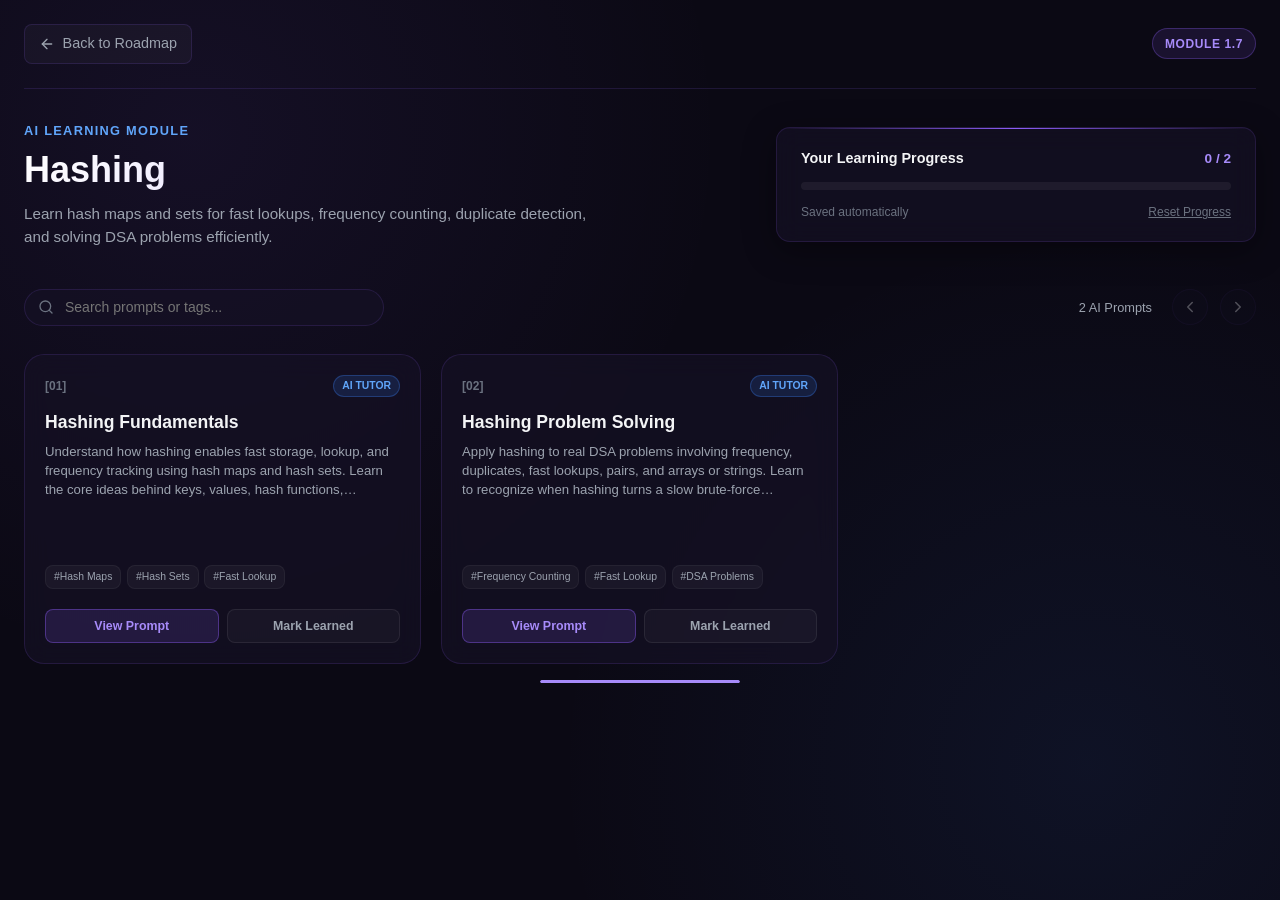
<file: 1/1.7.html>
<!DOCTYPE html>
<html lang="en">
<head>
    <meta charset="UTF-8">
    <meta name="viewport" content="width=device-width, initial-scale=1.0">
    <title>1.7 Hashing</title>
    <style>
        /* ==========================================================================
           1. DESIGN SYSTEM & CSS VARIABLES
           ========================================================================== */
        :root {
            --bg-main: #0b0914;
            --bg-card: rgba(22, 18, 38, 0.65);
            --bg-card-hover: rgba(30, 24, 52, 0.85);
            --bg-glass: rgba(255, 255, 255, 0.03);
            --bg-glass-elevated: rgba(30, 23, 50, 0.7);
            
            --border-subtle: rgba(139, 92, 246, 0.15);
            --border-glow: rgba(139, 92, 246, 0.4);
            --border-strong: rgba(168, 85, 247, 0.6);

            --accent-purple: #8b5cf6;
            --accent-purple-light: #a78bfa;
            --accent-blue: #3b82f6;
            --accent-blue-light: #60a5fa;
            --accent-cyan: #06b6d4;
            
            --text-main: #f3f4f6;
            --text-muted: #9ca3af;
            --text-dim: #6b7280;
            
            --success: #10b981;
            --success-glow: rgba(16, 185, 129, 0.2);

            --shadow-card: 0 8px 32px 0 rgba(0, 0, 0, 0.37);
            --shadow-glow: 0 0 25px rgba(139, 92, 246, 0.15);

            --radius-sm: 8px;
            --radius-md: 14px;
            --radius-lg: 20px;
            --radius-full: 9999px;

            --transition-fast: 0.2s cubic-bezier(0.4, 0, 0.2, 1);
            --transition-smooth: 0.3s cubic-bezier(0.16, 1, 0.3, 1);
        }

        /* ==========================================================================
           2. BASE & RESET
           ========================================================================== */
        *, *::before, *::after {
            box-sizing: border-box;
            margin: 0;
            padding: 0;
        }

        body {
            font-family: -apple-system, BlinkMacSystemFont, "Segoe UI", Roboto, Helvetica, Arial, sans-serif;
            background-color: var(--bg-main);
            color: var(--text-main);
            min-height: 100vh;
            line-height: 1.5;
            overflow-x: hidden;
            background-image: 
                radial-gradient(circle at 15% 15%, rgba(139, 92, 246, 0.08) 0%, transparent 40%),
                radial-gradient(circle at 85% 85%, rgba(59, 130, 246, 0.08) 0%, transparent 40%);
            background-attachment: fixed;
            -webkit-font-smoothing: antialiased;
        }

        /* Custom Scrollbar for Page */
        ::-webkit-scrollbar {
            width: 8px;
            height: 8px;
        }
        ::-webkit-scrollbar-track {
            background: var(--bg-main);
        }
        ::-webkit-scrollbar-thumb {
            background: rgba(139, 92, 246, 0.3);
            border-radius: var(--radius-full);
        }
        ::-webkit-scrollbar-thumb:hover {
            background: rgba(139, 92, 246, 0.5);
        }

        /* Focus Outline Accessibility */
        :focus-visible {
            outline: 2px solid var(--accent-purple-light);
            outline-offset: 3px;
        }

        .container {
            max-width: 1280px;
            margin: 0 auto;
            padding: 0 1.5rem;
        }

        /* ==========================================================================
           3. NAVIGATION
           ========================================================================== */
        .nav-header {
            padding: 1.5rem 0;
            display: flex;
            justify-content: space-between;
            align-items: center;
            border-bottom: 1px solid var(--border-subtle);
            margin-bottom: 2rem;
        }

        .back-link {
            display: inline-flex;
            align-items: center;
            gap: 0.5rem;
            color: var(--text-muted);
            text-decoration: none;
            font-size: 0.9rem;
            font-weight: 500;
            padding: 0.5rem 0.85rem;
            border-radius: var(--radius-sm);
            background: var(--bg-glass);
            border: 1px solid var(--border-subtle);
            transition: var(--transition-fast);
        }

        .back-link:hover {
            color: var(--text-main);
            border-color: var(--border-glow);
            background: rgba(139, 92, 246, 0.1);
            transform: translateX(-2px);
        }

        .module-badge {
            font-size: 0.75rem;
            font-weight: 700;
            letter-spacing: 0.05em;
            color: var(--accent-purple-light);
            background: rgba(139, 92, 246, 0.12);
            border: 1px solid rgba(139, 92, 246, 0.3);
            padding: 0.35rem 0.75rem;
            border-radius: var(--radius-full);
            text-transform: uppercase;
        }

        /* ==========================================================================
           4. HERO & PROGRESS SECTION
           ========================================================================== */
        .hero {
            display: grid;
            grid-template-columns: 1fr;
            gap: 2rem;
            margin-bottom: 2.5rem;
        }

        @media (min-width: 768px) {
            .hero {
                grid-template-columns: 1.2fr 0.8fr;
                align-items: center;
            }
        }

        .hero-eyebrow {
            font-size: 0.8rem;
            font-weight: 600;
            color: var(--accent-blue-light);
            text-transform: uppercase;
            letter-spacing: 0.1em;
            margin-bottom: 0.5rem;
        }

        .hero-title {
            font-size: 2.25rem;
            font-weight: 800;
            line-height: 1.2;
            margin-bottom: 0.75rem;
            background: linear-gradient(135deg, #ffffff 0%, #c4b5fd 100%);
            -webkit-background-clip: text;
            -webkit-text-fill-color: transparent;
        }

        .hero-desc {
            color: var(--text-muted);
            font-size: 0.95rem;
            max-width: 580px;
        }

        .progress-card {
            background: var(--bg-card);
            backdrop-filter: blur(12px);
            -webkit-backdrop-filter: blur(12px);
            border: 1px solid var(--border-subtle);
            border-radius: var(--radius-md);
            padding: 1.25rem 1.5rem;
            box-shadow: var(--shadow-card);
            position: relative;
            overflow: hidden;
        }

        .progress-card::before {
            content: '';
            position: absolute;
            top: 0; left: 0; right: 0; height: 1px;
            background: linear-gradient(90deg, transparent, var(--accent-purple), transparent);
        }

        .progress-header {
            display: flex;
            justify-content: space-between;
            align-items: center;
            margin-bottom: 0.75rem;
        }

        .progress-title {
            font-size: 0.9rem;
            font-weight: 600;
            color: var(--text-main);
        }

        .progress-count {
            font-size: 0.85rem;
            font-weight: 700;
            color: var(--accent-purple-light);
        }

        .progress-bar-bg {
            height: 8px;
            width: 100%;
            background: rgba(255, 255, 255, 0.06);
            border-radius: var(--radius-full);
            overflow: hidden;
            margin-bottom: 0.85rem;
        }

        .progress-bar-fill {
            height: 100%;
            width: 0%;
            background: linear-gradient(90deg, var(--accent-purple), var(--accent-blue));
            border-radius: var(--radius-full);
            transition: width 0.5s ease;
            box-shadow: 0 0 10px rgba(139, 92, 246, 0.5);
        }

        .progress-footer {
            display: flex;
            justify-content: space-between;
            align-items: center;
        }

        .btn-reset {
            background: none;
            border: none;
            color: var(--text-dim);
            font-size: 0.75rem;
            cursor: pointer;
            text-decoration: underline;
            transition: var(--transition-fast);
            padding: 0;
        }

        .btn-reset:hover {
            color: #ef4444;
        }

        /* ==========================================================================
           5. CONTROLS (SEARCH & CAROUSEL NAV)
           ========================================================================== */
        .controls-bar {
            display: flex;
            flex-direction: column;
            gap: 1rem;
            margin-bottom: 1.25rem;
        }

        @media (min-width: 640px) {
            .controls-bar {
                flex-direction: row;
                justify-content: space-between;
                align-items: center;
            }
        }

        .search-box {
            position: relative;
            flex-grow: 1;
            max-width: 360px;
        }

        .search-input {
            width: 100%;
            background: var(--bg-card);
            border: 1px solid var(--border-subtle);
            border-radius: var(--radius-full);
            padding: 0.6rem 1rem 0.6rem 2.5rem;
            color: var(--text-main);
            font-size: 0.875rem;
            transition: var(--transition-fast);
        }

        .search-input:focus {
            border-color: var(--border-glow);
            box-shadow: 0 0 12px rgba(139, 92, 246, 0.2);
            background: rgba(22, 18, 38, 0.85);
        }

        .search-icon {
            position: absolute;
            left: 0.9rem;
            top: 50%;
            transform: translateY(-50%);
            width: 16px;
            height: 16px;
            fill: none;
            stroke: var(--text-dim);
            stroke-width: 2;
            stroke-linecap: round;
            stroke-linejoin: round;
        }

        .carousel-controls {
            display: flex;
            align-items: center;
            gap: 0.75rem;
        }

        .topic-counter {
            font-size: 0.8rem;
            color: var(--text-muted);
            margin-right: 0.5rem;
        }

        .nav-btn {
            background: var(--bg-card);
            border: 1px solid var(--border-subtle);
            color: var(--text-main);
            width: 36px;
            height: 36px;
            border-radius: var(--radius-full);
            display: flex;
            align-items: center;
            justify-content: center;
            cursor: pointer;
            transition: var(--transition-fast);
        }

        .nav-btn:hover:not(:disabled) {
            background: var(--accent-purple);
            border-color: var(--accent-purple);
            box-shadow: 0 0 12px rgba(139, 92, 246, 0.4);
        }

        .nav-btn:disabled {
            opacity: 0.3;
            cursor: not-allowed;
        }

        .nav-btn svg {
            width: 18px;
            height: 18px;
            stroke: currentColor;
            stroke-width: 2;
            fill: none;
            stroke-linecap: round;
            stroke-linejoin: round;
        }

        /* ==========================================================================
           6. HORIZONTAL CAROUSEL
           ========================================================================== */
        .carousel-wrapper {
            position: relative;
            margin: 0 -1.5rem;
            padding: 0.5rem 1.5rem 1.5rem 1.5rem;
        }

        .carousel {
            display: flex;
            flex-wrap: nowrap;
            overflow-x: auto;
            scroll-snap-type: x mandatory;
            gap: 1.25rem;
            scrollbar-width: none; /* Firefox */
            -ms-overflow-style: none; /* IE/Edge */
            padding-bottom: 0.5rem;
            cursor: grab;
            user-select: none;
        }

        .carousel.active {
            cursor: grabbing;
        }

        .carousel::-webkit-scrollbar {
            display: none; /* Chrome/Safari */
        }

        /* ==========================================================================
           7. PROMPT CARD DESIGN
           ========================================================================== */
        .card {
            flex: 0 0 calc(100% - 1rem); /* Mobile Default: 1 visible */
            scroll-snap-align: start;
            background: var(--bg-card);
            backdrop-filter: blur(12px);
            -webkit-backdrop-filter: blur(12px);
            border: 1px solid var(--border-subtle);
            border-radius: var(--radius-lg);
            padding: 1.25rem;
            display: flex;
            flex-direction: column;
            justify-content: space-between;
            position: relative;
            transition: transform var(--transition-smooth), border-color var(--transition-smooth), box-shadow var(--transition-smooth);
            min-height: 310px;
        }

        @media (min-width: 640px) {
            .card {
                flex: 0 0 calc(50% - 0.75rem); /* Tablet: 2 visible */
            }
        }

        @media (min-width: 1024px) {
            .card {
                flex: 0 0 calc(33.333% - 0.85rem); /* Desktop: 3 visible */
            }
        }

        .card:hover {
            transform: translateY(-4px);
            border-color: var(--border-glow);
            box-shadow: var(--shadow-card), var(--shadow-glow);
            background: var(--bg-card-hover);
        }

        .card.learned {
            border-color: rgba(16, 185, 129, 0.3);
        }

        .card.learned::after {
            content: '';
            position: absolute;
            inset: 0;
            border-radius: var(--radius-lg);
            border: 1px solid var(--success);
            opacity: 0.2;
            pointer-events: none;
        }

        .card-header {
            display: flex;
            justify-content: space-between;
            align-items: center;
            margin-bottom: 0.85rem;
        }

        .card-num {
            font-size: 0.75rem;
            font-weight: 700;
            color: var(--text-dim);
            font-mono: monospace;
        }

        .card-badges {
            display: flex;
            gap: 0.35rem;
            align-items: center;
        }

        .ai-badge {
            font-size: 0.65rem;
            font-weight: 600;
            padding: 0.15rem 0.5rem;
            border-radius: var(--radius-full);
            background: rgba(59, 130, 246, 0.15);
            color: var(--accent-blue-light);
            border: 1px solid rgba(59, 130, 246, 0.3);
        }

        .completed-indicator {
            display: none;
            width: 18px;
            height: 18px;
            background: var(--success);
            color: #000;
            border-radius: var(--radius-full);
            align-items: center;
            justify-content: center;
            font-size: 0.65rem;
            font-weight: bold;
        }

        .card.learned .completed-indicator {
            display: flex;
        }

        .card-title {
            font-size: 1.1rem;
            font-weight: 700;
            color: var(--text-main);
            margin-bottom: 0.5rem;
            line-height: 1.3;
        }

        .card-desc {
            font-size: 0.825rem;
            color: var(--text-muted);
            margin-bottom: 1rem;
            line-height: 1.45;
            display: -webkit-box;
            -webkit-line-clamp: 3;
            -webkit-box-orient: vertical;
            overflow: hidden;
        }

        .card-tags {
            display: flex;
            flex-wrap: wrap;
            gap: 0.35rem;
            margin-bottom: 1.25rem;
        }

        .tag {
            font-size: 0.65rem;
            color: var(--text-muted);
            background: rgba(255, 255, 255, 0.04);
            padding: 0.2rem 0.5rem;
            border-radius: var(--radius-sm);
            border: 1px solid rgba(255, 255, 255, 0.05);
        }

        .card-actions {
            display: grid;
            grid-template-columns: 1fr 1fr;
            gap: 0.5rem;
            margin-top: auto;
        }

        .btn {
            font-size: 0.775rem;
            font-weight: 600;
            padding: 0.55rem 0.75rem;
            border-radius: var(--radius-sm);
            cursor: pointer;
            transition: var(--transition-fast);
            display: inline-flex;
            align-items: center;
            justify-content: center;
            gap: 0.35rem;
            border: none;
        }

        .btn-primary {
            background: rgba(139, 92, 246, 0.15);
            color: var(--accent-purple-light);
            border: 1px solid var(--border-glow);
        }

        .btn-primary:hover {
            background: var(--accent-purple);
            color: #ffffff;
            box-shadow: 0 0 12px rgba(139, 92, 246, 0.3);
        }

        .btn-secondary {
            background: rgba(255, 255, 255, 0.03);
            color: var(--text-muted);
            border: 1px solid rgba(255, 255, 255, 0.08);
        }

        .btn-secondary:hover {
            background: rgba(255, 255, 255, 0.08);
            color: var(--text-main);
        }

        .card.learned .btn-secondary {
            background: var(--success-glow);
            color: var(--success);
            border-color: rgba(16, 185, 129, 0.4);
        }

        /* Carousel Scroll Progress Bar */
        .scroll-progress-container {
            width: 100%;
            max-width: 200px;
            height: 3px;
            background: rgba(255, 255, 255, 0.05);
            margin: 0.5rem auto 0 auto;
            border-radius: var(--radius-full);
            overflow: hidden;
        }

        .scroll-progress-bar {
            height: 100%;
            width: 0%;
            background: var(--accent-purple-light);
            border-radius: var(--radius-full);
        }

        .no-results {
            width: 100%;
            text-align: center;
            padding: 3rem 1rem;
            color: var(--text-muted);
            font-size: 0.9rem;
            display: none;
        }

        /* ==========================================================================
           8. MODAL COMPONENT
           ========================================================================== */
        .modal-overlay {
            position: fixed;
            inset: 0;
            background: rgba(5, 3, 10, 0.8);
            backdrop-filter: blur(8px);
            -webkit-backdrop-filter: blur(8px);
            z-index: 1000;
            display: flex;
            align-items: center;
            justify-content: center;
            padding: 1.5rem;
            opacity: 0;
            pointer-events: none;
            transition: opacity 0.25s ease;
        }

        .modal-overlay.active {
            opacity: 1;
            pointer-events: auto;
        }

        .modal-container {
            background: var(--bg-glass-elevated);
            border: 1px solid var(--border-glow);
            box-shadow: 0 20px 50px rgba(0, 0, 0, 0.6), 0 0 30px rgba(139, 92, 246, 0.2);
            border-radius: var(--radius-lg);
            width: 100%;
            max-width: 680px;
            max-height: 85vh;
            display: flex;
            flex-direction: column;
            transform: scale(0.95) translateY(10px);
            transition: transform 0.25s cubic-bezier(0.16, 1, 0.3, 1);
            overflow: hidden;
        }

        .modal-overlay.active .modal-container {
            transform: scale(1) translateY(0);
        }

        .modal-header {
            padding: 1.25rem 1.5rem;
            border-bottom: 1px solid var(--border-subtle);
            display: flex;
            justify-content: space-between;
            align-items: center;
        }

        .modal-title {
            font-size: 1.1rem;
            font-weight: 700;
            color: var(--text-main);
        }

        .modal-close {
            background: none;
            border: none;
            color: var(--text-muted);
            cursor: pointer;
            padding: 0.25rem;
            border-radius: var(--radius-sm);
            display: flex;
            align-items: center;
            justify-content: center;
            transition: var(--transition-fast);
        }

        .modal-close:hover {
            color: var(--text-main);
            background: rgba(255, 255, 255, 0.1);
        }

        .modal-body {
            padding: 1.5rem;
            overflow-y: auto;
            font-size: 0.9rem;
            line-height: 1.6;
            color: #d1d5db;
        }

        .prompt-box {
            background: rgba(10, 8, 20, 0.6);
            border: 1px solid rgba(139, 92, 246, 0.2);
            border-radius: var(--radius-md);
            padding: 1.25rem;
            font-family: inherit;
            white-space: pre-wrap;
            word-break: break-word;
            color: #e5e7eb;

            max-height: 50vh;
            overflow-y: auto;
        }

        .modal-footer {
            padding: 1rem 1.5rem;
            border-top: 1px solid var(--border-subtle);
            display: flex;
            justify-content: flex-end;
            gap: 0.75rem;
            background: rgba(15, 11, 26, 0.5);
        }

        /* ==========================================================================
           9. TOAST SYSTEM
           ========================================================================== */
        .toast-container {
            position: fixed;
            bottom: 1.5rem;
            right: 1.5rem;
            z-index: 1100;
            display: flex;
            flex-direction: column;
            gap: 0.5rem;
            pointer-events: none;
        }

        .toast {
            background: rgba(22, 18, 38, 0.95);
            border: 1px solid var(--border-glow);
            box-shadow: 0 10px 25px rgba(0, 0, 0, 0.5);
            color: var(--text-main);
            padding: 0.75rem 1.25rem;
            border-radius: var(--radius-md);
            font-size: 0.85rem;
            font-weight: 500;
            display: flex;
            align-items: center;
            gap: 0.5rem;
            transform: translateY(20px);
            opacity: 0;
            transition: transform 0.25s ease, opacity 0.25s ease;
            backdrop-filter: blur(8px);
        }

        .toast.show {
            transform: translateY(0);
            opacity: 1;
        }

        .toast-icon {
            color: var(--success);
        }

        /* Reduced Motion */
        @media (prefers-reduced-motion: reduce) {
            *, *::before, *::after {
                animation-duration: 0.01ms !important;
                animation-iteration-count: 1 !important;
                transition-duration: 0.01ms !important;
                scroll-behavior: auto !important;
            }
        }
    </style>
</head>
<body>

    <div class="container">
        <!-- TOP NAVIGATION -->
        <nav class="nav-header">
            <a href="../roadmap.html" class="back-link">
                <svg width="16" height="16" viewBox="0 0 24 24" fill="none" stroke="currentColor" stroke-width="2" stroke-linecap="round" stroke-linejoin="round"><line x1="19" y1="12" x2="5" y2="12"></line><polyline points="12 19 5 12 12 5"></polyline></svg>
                Back to Roadmap
            </a>
            <span class="module-badge">MODULE 1.7</span>
        </nav>

        <!-- HERO & PROGRESS -->
        <header class="hero">
            <div>
                <div class="hero-eyebrow">AI LEARNING MODULE</div>
                <h1 class="hero-title">Hashing</h1>
                <p class="hero-desc">
                    Learn hash maps and sets for fast lookups, frequency counting, duplicate detection, and solving DSA problems efficiently.
                </p>
            </div>
            
            <div class="progress-card">
                <div class="progress-header">
                    <span class="progress-title">Your Learning Progress</span>
                    <span class="progress-count" id="progressCount">0 / 15</span>
                </div>
                <div class="progress-bar-bg">
                    <div class="progress-bar-fill" id="progressBar"></div>
                </div>
                <div class="progress-footer">
                    <span style="font-size: 0.75rem; color: var(--text-dim);">Saved automatically</span>
                    <button class="btn-reset" id="btnReset" aria-label="Reset all progress">Reset Progress</button>
                </div>
            </div>
        </header>

        <!-- CONTROLS BAR -->
        <section class="controls-bar">
            <div class="search-box">
                <svg class="search-icon" viewBox="0 0 24 24"><circle cx="11" cy="11" r="8"></circle><line x1="21" y1="21" x2="16.65" y2="16.65"></line></svg>
                <input type="text" id="searchInput" class="search-input" placeholder="Search prompts or tags..." aria-label="Search prompts">
            </div>

            <div class="carousel-controls">
                <span class="topic-counter" id="topicCounter">15 AI Prompts</span>
                <button class="nav-btn" id="btnPrev" aria-label="Previous card">
                    <svg viewBox="0 0 24 24"><polyline points="15 18 9 12 15 6"></polyline></svg>
                </button>
                <button class="nav-btn" id="btnNext" aria-label="Next card">
                    <svg viewBox="0 0 24 24"><polyline points="9 18 15 12 9 6"></polyline></svg>
                </button>
            </div>
        </section>

        <!-- CAROUSEL -->
        <main class="carousel-wrapper">
            <div class="carousel" id="carousel">
                <!-- 15 Cards Populated Dynamically via JavaScript -->
            </div>
            <div class="no-results" id="noResults">No matching AI prompt modules found.</div>
            <div class="scroll-progress-container">
                <div class="scroll-progress-bar" id="scrollIndicator"></div>
            </div>
        </main>
    </div>

    <!-- PROMPT MODAL -->
    <div class="modal-overlay" id="promptModal" aria-hidden="true" role="dialog">
        <div class="modal-container" onclick="event.stopPropagation()">
            <div class="modal-header">
                <h2 class="modal-title" id="modalTitle">Topic Prompt</h2>
                <button class="modal-close" id="modalClose" aria-label="Close modal">
                    <svg width="20" height="20" viewBox="0 0 24 24" fill="none" stroke="currentColor" stroke-width="2" stroke-linecap="round" stroke-linejoin="round"><line x1="18" y1="6" x2="6" y2="18"></line><line x1="6" y1="6" x2="18" y2="18"></line></svg>
                </button>
            </div>
            <div class="modal-body">
                <div class="prompt-box" id="modalPromptText"></div>
            </div>
            <div class="modal-footer">
                <button class="btn btn-secondary" id="modalCloseBtn">Close</button>
                <button class="btn btn-primary" id="modalCopyBtn">
                    <svg width="14" height="14" viewBox="0 0 24 24" fill="none" stroke="currentColor" stroke-width="2" stroke-linecap="round" stroke-linejoin="round"><rect x="9" y="9" width="13" height="13" rx="2" ry="2"></rect><path d="M5 15H4a2 2 0 0 1-2-2V4a2 2 0 0 1 2-2h9a2 2 0 0 1 2 2v1"></path></svg>
                    Copy Prompt
                </button>
            </div>
        </div>
    </div>

    <!-- TOAST CONTAINER -->
    <div class="toast-container" id="toastContainer"></div>

    <!-- JavaScript logic -->
    <script>
        /* ==========================================================================
           1. PROMPT DATA ARRAY (15 MULTI-LANGUAGE TUTOR PROMPTS)
           ========================================================================== */
        const topics = [
            {
                id: 1,
                title: "Hashing Fundamentals",
                desc: "Understand how hashing enables fast storage, lookup, and frequency tracking using hash maps and hash sets. Learn the core ideas behind keys, values, hash functions, collisions, and when hashing is useful in DSA.",
                tags: ["Hash Maps", "Hash Sets", "Fast Lookup"],
                prompt: `You are my personal programming and DSA tutor.

Teach me Hashing Fundamentals in the programming language I am currently learning.

I want to understand what hashing is, why it is useful, how hash-based data structures work, and when I should use them in DSA.

Teach me interactively, not like a textbook.

1. First ask me what I already know about hashing.
2. Explain the basic idea of hashing using a simple real-world analogy.
3. Teach me the core concepts step by step:
   - What hashing is
   - Hash functions
   - Keys and values
   - Hash tables
   - Hash maps
   - Hash sets
   - Storing and retrieving data
   - Insertion, lookup, deletion, and update
4. Explain why hashing can provide very fast average-case lookup.
5. Explain collisions at a beginner-friendly level:
   - What a collision means
   - Why collisions happen
   - Basic ways collisions can be handled
6. Explain the difference between a hash map and a hash set and when each should be used.
7. Show how hashing is implemented or accessed in the programming language I am learning.
8. When relevant, briefly show the equivalent concepts in C++, Java, and Python without overwhelming me.
9. Explain frequency counting using hashing because it is one of the most important beginner DSA applications.
10. Show simple examples such as counting the frequency of numbers or characters.
11. Give me short code examples and ask me to predict the output before revealing the answer.
12. Make me decide whether a problem requires a hash map, hash set, array, or another data structure.
13. Introduce the basic time complexity of insertion, lookup, deletion, and traversal.
14. Explain average-case versus worst-case complexity without going too deeply into advanced hashing theory.
15. Explain common beginner mistakes, such as confusing keys and values, using the wrong data structure, or assuming hashing always guarantees constant time.
16. Give me small exercises and let me solve them myself.
17. Do not immediately give me the solution. Give progressively stronger hints if I get stuck.
18. Gradually increase the difficulty and combine hashing with arrays, strings, loops, and basic problem-solving.
19. Do not move into advanced hashing techniques yet. Focus on building a strong foundation for DSA problem solving.

Use this learning approach:

Understand hashing → Understand maps and sets → Learn operations → Understand complexity → Practice frequency counting → Choose the right structure → Apply it to problems

For every important concept:
- Explain it briefly
- Show a small example
- Ask me to predict or reason about it
- Let me attempt a problem
- Give hints instead of immediately solving it
- Then explain the correct approach

At the end, test me with:
- 5 concept questions
- 5 hash map vs hash set vs array selection questions
- 3 code-output questions
- 3 small hashing problems

Do not reveal solutions immediately. Let me attempt them first.

After evaluating my answers, tell me:
- What I understand well
- What I need to revise
- Whether I can correctly identify when hashing is useful
- Whether I understand the basic complexity
- What I should practice next

The goal is that when I see a DSA problem involving fast lookup, frequency counting, duplicates, or key-value relationships, I can recognize that hashing may be useful and choose the appropriate hash-based data structure myself.

Keep the lesson practical, interactive, beginner-friendly, and progressively challenging.`
            },
            {
                id: 2,
                title: "Hashing Problem Solving",
                desc: "Apply hashing to real DSA problems involving frequency, duplicates, fast lookups, pairs, and arrays or strings. Learn to recognize when hashing turns a slow brute-force approach into a faster solution.",
                tags: ["Frequency Counting", "Fast Lookup", "DSA Problems"],
                prompt: `You are my personal programming and DSA tutor.

Teach me Hashing Problem Solving in the programming language I am currently learning.

I already understand the basic idea of hashing, hash maps, and hash sets. Now I want to become good at recognizing when hashing can solve a problem and applying it correctly.

This module should be heavily practice-focused.

Do NOT simply teach me a collection of predefined hashing tricks. Make me solve many different problems so I learn to recognize the underlying pattern myself.

START WITH BASIC PROBLEMS

Begin with problems involving:

- Frequency of numbers
- Frequency of characters
- Counting occurrences
- Finding duplicates
- Finding unique elements
- Checking whether an element exists
- First/last occurrence
- Counting distinct elements
- Finding the most/least frequent element
- Removing duplicates
- Comparing frequencies between two arrays or strings

For every problem, make me first explain:
- What the problem is asking
- What information needs to be remembered
- Whether hashing could help
- Which structure I would choose: hash map, hash set, array, or something else
- Why I chose it

Do not let me immediately code.

HASH MAP PROBLEMS

Gradually introduce problems involving:

- Key-value relationships
- Frequency maps
- Character frequency
- Number frequency
- Grouping values
- Counting pairs
- Tracking previously seen values
- Mapping one value to another
- Finding elements based on stored information

Include variations where the obvious solution is brute force and make me discover how a hash map can improve it.

HASH SET PROBLEMS

Practice:

- Duplicate detection
- Unique elements
- Membership checking
- Intersection
- Common elements
- Missing elements
- Tracking visited values
- Detecting whether something has appeared before

Make me understand why a set is sometimes better than a map.

TWO-SUM STYLE THINKING

Teach the general idea behind problems where I need to find:

- Two values satisfying a condition
- A pair with a target sum
- A pair with a target difference
- Pairs satisfying other mathematical relationships

Do not make me memorize "Two Sum."

Instead, teach me to recognize the general pattern:

"What information should I store so that I can quickly determine whether the required partner has already appeared?"

Then give me many variations.

ARRAY HASHING

Give me problems involving:

- Frequency of array elements
- Duplicate elements
- Missing elements
- Common elements
- Distinct elements
- Frequency comparisons
- Pair problems
- Subarray-related introductory problems where hashing is useful

STRING HASHING APPLICATIONS

Give me problems involving:

- Character frequency
- Duplicate characters
- Anagram checking
- Unique characters
- Frequency comparison
- First non-repeating character
- Character grouping
- Finding repeated patterns using frequency information

Keep advanced string hashing separate. Focus on hash maps, sets, and basic frequency-based techniques.

BRUTE FORCE VS HASHING

This should be a major part of the module.

For appropriate problems:

1. Let me attempt a brute-force approach.
2. Ask me to analyze its time complexity.
3. Ask me whether repeated searching can be avoided.
4. Help me identify what information could be stored.
5. Let me derive the hashing solution.
6. Compare both approaches.

Teach me to recognize the pattern:

Repeated search → Store information → Fast lookup → Better solution

Do not automatically tell me that hashing is the answer.

Sometimes give me problems where hashing is NOT the best choice so I learn when not to use it.

COMPLEXITY

For every important problem, make me think about:

- Time complexity
- Space complexity
- Number of lookups
- Number of insertions
- Whether the hashing approach actually improves the solution

Teach average-case complexity clearly.

Also explain situations where hashing may have limitations.

PROBLEM DIFFICULTY

Use this progression:

Level 1 → Very Easy
Level 2 → Easy
Level 3 → Medium
Level 4 → Hard
Level 5 → Challenge

Do not rush through the levels.

Give me multiple variations at each level.

Do not give me the same problem with only different numbers.

Change the underlying situation so I have to recognize the pattern.

HINT SYSTEM

If I get stuck:

Hint 1 → Ask a guiding question.

Hint 2 → Ask what information I could store.

Hint 3 → Suggest what I should look up while processing the input.

Hint 4 → Point me toward the appropriate hash map/set strategy.

Only reveal the complete approach after I have genuinely attempted it or explicitly ask for it.

DEBUGGING

Give me incorrect hashing solutions containing mistakes such as:

- Wrong key/value usage
- Incorrect frequency updates
- Incorrect lookup
- Forgetting to insert elements
- Using a set when a map is required
- Incorrect duplicate handling
- Wrong loop boundaries
- Incorrect complexity assumptions

Make me find and fix the mistake.

MIXED PROBLEMS

After teaching the major patterns, give me problems without telling me that hashing is required.

For each problem, make me decide whether I should use:

- Array
- Hash map
- Hash set
- Sorting
- Brute force
- Another approach

Make me justify my choice.

This is important because I want to learn problem recognition, not just follow the instruction "use hashing."

ADVANCED BEGINNER / INTERMEDIATE APPLICATIONS

Once I have mastered the basics, gradually introduce:

- Counting pairs
- Frequency-based conditions
- Prefix-frequency ideas
- Introductory subarray problems
- Longest/shortest problems where hashing helps track information
- Combining hashing with prefix sums
- Combining hashing with arrays and strings
- Problems requiring multiple hash structures

Do not jump into advanced rolling hashes, polynomial hashing, or complex hash-function design. Those belong to later topics.

PRACTICE SYSTEM

For every major pattern:

1. Explain the idea briefly.
2. Give me an easy problem.
3. Let me solve it.
4. Give me a variation.
5. Give me an edge-case problem.
6. Give me a brute-force problem where hashing can optimize the approach.
7. Give me an unfamiliar problem.
8. Make me explain why hashing works.

Do not move forward simply because I have seen the explanation.

Make sure I can actually apply the concept.

MOCK TEST

After enough practice, give me a mixed hashing assessment containing:

- 5 easy problems
- 5 medium problems
- 3 hard problems
- 3 code-tracing questions
- 3 debugging questions
- 3 "choose the right data structure" questions
- 2 brute-force vs optimized questions
- 1 completely unfamiliar challenge

Do not tell me which technique each problem requires.

Evaluate:

- Problem understanding
- Data-structure selection
- Hashing pattern recognition
- Correctness
- Complexity
- Edge-case handling
- Ability to derive the approach independently

PROGRESS TRACKING

Keep track of:

- Concepts I understand
- Patterns I recognize
- Mistakes I repeatedly make
- Problems I struggle with
- Complexity mistakes
- Data-structure selection mistakes

At the end of each session tell me:

1. What I learned
2. What I solved
3. What mistakes I made
4. What pattern I should revise
5. My current difficulty level
6. What I should practice next

IMPORTANT TEACHING STYLE

Use approximately:

15% explanation
85% active problem solving

Make me think before coding.

Do not spoon-feed solutions.

Do not let me memorize problem-specific code.

Teach me to ask:

"What information do I need to remember?"

"What would I otherwise have to search repeatedly?"

"Can I store it and look it up quickly?"

"Would a map or set be more appropriate?"

"Is hashing actually better than sorting or another approach?"

The final goal is that when I encounter an unfamiliar DSA problem, I can independently recognize whether hashing is useful, choose the appropriate hash-based data structure, derive the solution, analyze its complexity, handle edge cases, and implement it confidently.`
            },


//             {
//                 id: 3,
//                 title: "Active Recall & Self-Testing",
//                 desc: "Test your retention and understanding through dynamic rapid-fire quizzing.",
//                 tags: ["Quiz", "Active Recall", "Memory"],
//                 prompt: `Act as an interviewer testing my knowledge on [INSERT TOPIC, e.g., Hash Tables & Collisions].

// Ask me 3 short active-recall questions, ONE AT A TIME.
// - Question 1: Fundamental concept.
// - Question 2: Time/Space complexity analysis.
// - Question 3: Trade-offs or scenarios where this structure fails.

// Wait for my response after each question. Grade my response on a scale of 1-5, explain any missed nuances, and then ask the next question.`
//             },
//             {
//                 id: 4,
//                 title: "Code Execution Prediction",
//                 desc: "Train your mind to act like a compiler/interpreter by predicting output.",
//                 tags: ["Tracing", "Code Analysis", "Practice"],
//                 prompt: `Act as a code analysis coach. Create a tricky, short code snippet in my choice of language (C++, Java, or Python) involving [INSERT TOPIC, e.g., Pass-by-value vs Pass-by-reference / Scope / Loop invariants].

// Do NOT show me the output. 
// Ask me to:
// 1. Trace the code step-by-step.
// 2. Predict the exact terminal output.
// 3. Explain what state variables hold at key checkpoints.

// Wait for my response before telling me if I am right or wrong.`
//             },
//             {
//                 id: 5,
//                 title: "Interactive Bug Hunting",
//                 desc: "Improve debugging skills by diagnosing subtle logic errors and memory leaks.",
//                 tags: ["Debugging", "Edge Cases", "Analysis"],
//                 prompt: `Act as a code reviewer. Present a snippet of code implementing [INSERT TOPIC, e.g., Binary Search / Stack implementation] containing 2 subtle logic bugs or edge-case failures.

// Write the code in C++, Java, or Python.
// Do NOT reveal what the bugs are.
// Ask me to locate the bugs, explain WHY they cause failures, and provide corrected lines. 

// Wait for my response before evaluating my debug analysis.`
//             },
//             {
//                 id: 6,
//                 title: "Common Pitfalls & Anti-Patterns",
//                 desc: "Learn what NOT to do and avoid classic beginner mistakes in DSA.",
//                 tags: ["Best Practices", "Pitfalls", "Clean Code"],
//                 prompt: `Act as a senior software engineer. Explain the 3 most common mistakes students make when learning or implementing [INSERT TOPIC, e.g., Dynamic Programming / Recursion / Memory Allocation].

// For each mistake:
// 1. Show the "bad" pattern code snippet.
// 2. Explain why it fails (performance hit, stack overflow, memory leak, bug).
// 3. Show the refactored "good" pattern.

// After showing these, give me a tiny code challenge where I must identify and fix one of these anti-patterns.`
//             },
//             {
//                 id: 7,
//                 title: "Real-World System Analogy",
//                 desc: "Connect abstract data structures to actual production systems and software.",
//                 tags: ["Analogy", "System Design", "Context"],
//                 prompt: `Act as a system architect. Explain [INSERT DSA TOPIC, e.g., Queues / Heaps / Graphs] by mapping it directly to a real-world software system (e.g., printer job queues, priority event schedulers, social networks).

// Explain:
// 1. How the data structure powers the actual feature.
// 2. Why alternative structures would fail in this scenario.
// 3. How this translates to code in C++, Java, or Python.

// End by giving me a mini system requirement and asking me to choose the best data structure for it.`
//             },
//             {
//                 id: 8,
//                 title: "Step-by-Step Algorithm Builder",
//                 desc: "Break complex multi-step algorithms down into easy digestible micro-steps.",
//                 tags: ["Algorithms", "Step-by-Step", "Structure"],
//                 prompt: `Act as a DSA instructor. We are going to build [INSERT ALGORITHM, e.g., Merge Sort / Dijkstra's Algorithm] step-by-step.

// Divide the implementation into 3 progressive phases (e.g., Base setup -> Core Logic -> Cleanup/Optimization).
// Provide Phase 1 instructions and skeleton code only. 
// Ask me to fill in the missing logic for Phase 1.

// Do NOT proceed to Phase 2 until I correctly submit Phase 1 code.`
//             },
//             {
//                 id: 9,
//                 title: "Problem-Solving Strategy Breakdown",
//                 desc: "Learn the exact mental blueprint to break down unsolved LeetCode problems.",
//                 tags: ["Problem Solving", "Strategy", "LeetCode"],
//                 prompt: `Act as a competitive programming coach. I am trying to solve a problem related to [INSERT TOPIC, e.g., Two Pointers / Sliding Window].

// Teach me the mental framework to recognize when to apply this technique.
// 1. What pattern keywords in a problem description signal this pattern?
// 2. What are the standard state variables needed?
// 3. What is the boilerplate template in C++, Java, and Python?

// Give me an unprompted problem description at the end and ask me to identify the pattern and state variables without writing full code.`
//             },
//             {
//                 id: 10,
//                 title: "DSA Deep Application & Trade-offs",
//                 desc: "Compare Big-O time/space complexities across different implementations.",
//                 tags: ["Complexity", "Big-O", "Performance"],
//                 prompt: `Act as an algorithm analyst. I want to analyze the Time and Space complexity of [INSERT TOPIC/ALGORITHM].

// Break down:
// 1. Best-case, Average-case, and Worst-case time complexity with scenarios.
// 2. Auxiliary space complexity.
// 3. How hardware aspects (like CPU Cache Locality) affect this structure (e.g., Array vs Linked List).

// Provide a comparison table, then test me with a hypothetical scenario asking which structure performs faster.`
//             },
//             {
//                 id: 11,
//                 title: "Edge Case & Boundary Stress Test",
//                 desc: "Identify sneaky edge cases that break production code and pass test suites.",
//                 tags: ["Edge Cases", "Testing", "Robustness"],
//                 prompt: `Act as a QA Lead. I am writing code for [INSERT ALGORITHM/DATA STRUCTURE, e.g., Binary Search Tree Insertion].

// List the 5 crucial edge cases I MUST test to ensure my code doesn't crash in production (e.g., empty input, single element, duplicates, maximum bounds, negative values).

// Ask me to pick one edge case and write the defensive code check for it in C++, Java, or Python.`
//             },
//             {
//                 id: 12,
//                 title: "Comparative Analysis (X vs Y)",
//                 desc: "Understand differences, trade-offs, and when to pick one tool over another.",
//                 tags: ["Comparison", "Trade-offs", "Decision"],
//                 prompt: `Act as a tech lead. I am confused about when to use [CONCEPT A, e.g., BFS] versus [CONCEPT B, e.g., DFS].

// Compare them across:
// 1. Core mechanism difference.
// 2. Memory footprint comparison.
// 3. Ideal use cases for Concept A vs Concept B.
// 4. Language-specific standard library availability (C++ STL, Java Collections, Python modules).

// Give me 2 real-world problem scenarios and ask me to decide which one to use for each, with justification.`
//             },
//             {
//                 id: 13,
//                 title: "Feynman Technique (Teach-Back)",
//                 desc: "Solidify your mastery by explaining concepts back to the AI in simple terms.",
//                 tags: ["Feynman", "Teaching", "Mastery"],
//                 prompt: `Act as a curious high school student learning programming. I am going to explain [INSERT TOPIC, e.g., How Dynamic Programming Memoization Works] to you in my own words.

// Your role:
// 1. Listen to my explanation.
// 2. Call out any gaps, inaccuracies, or overly complex terms I used.
// 3. Ask a probing clarifying question to see if I truly grasp the underlying mechanics.

// Say 'I am ready! Explain [INSERT TOPIC] to me like I am 15 years old.' to start.`
//             },
//             {
//                 id: 14,
//                 title: "Progressive Difficulty Challenges",
//                 desc: "Level up your problem-solving through Easy, Medium, and Hard variations.",
//                 tags: ["Challenges", "Progression", "Practice"],
//                 prompt: `Act as a coding interview coach for [INSERT TOPIC, e.g., Monotonic Stack].

// Give me 3 problem descriptions in increasing difficulty:
// - Level 1: Easy (Warmup)
// - Level 2: Medium (Standard Interview)
// - Level 3: Hard (Advanced Application)

// Do NOT give code or solutions. Present Level 1 first and ask me to write pseudocode or code in my preferred language. I will submit solutions one by one.`
//             },
//             {
//                 id: 15,
//                 title: "Comprehensive Final Assessment",
//                 desc: "Validate your complete module mastery with a realistic evaluation test.",
//                 tags: ["Assessment", "Evaluation", "Final Test"],
//                 prompt: `Act as a senior university professor evaluating my mastery of [INSERT MODULE/TOPIC, e.g., Trees & Graphs].

// Provide a 3-part comprehensive assessment:
// 1. Conceptual Multiple Choice (1 Question)
// 2. Complexity Evaluation (1 Question)
// 3. Code Implementation Task (1 Practical Problem)

// Present all 3 parts at once. Ask me to reply with my answers. Once I reply, give me a detailed score breakdown and actionable feedback for areas of improvement.`
//             }
        ];

        /* ==========================================================================
           2. DOM REFERENCES
           ========================================================================== */
        const carousel = document.getElementById('carousel');
        const progressBar = document.getElementById('progressBar');
        const progressCount = document.getElementById('progressCount');
        const btnReset = document.getElementById('btnReset');
        const btnPrev = document.getElementById('btnPrev');
        const btnNext = document.getElementById('btnNext');
        const searchInput = document.getElementById('searchInput');
        const topicCounter = document.getElementById('topicCounter');
        const noResults = document.getElementById('noResults');
        const scrollIndicator = document.getElementById('scrollIndicator');

        // Modal DOM
        const promptModal = document.getElementById('promptModal');
        const modalTitle = document.getElementById('modalTitle');
        const modalPromptText = document.getElementById('modalPromptText');
        const modalClose = document.getElementById('modalClose');
        const modalCloseBtn = document.getElementById('modalCloseBtn');
        const modalCopyBtn = document.getElementById('modalCopyBtn');
        const toastContainer = document.getElementById('toastContainer');

        /* ==========================================================================
           3. STATE & LOCALSTORAGE MANAGEMENT
           ========================================================================== */
        const STORAGE_KEY = 'arewecooked_module_1_2_progress';
        let learnedState = JSON.parse(localStorage.getItem(STORAGE_KEY)) || {};
        let activePromptText = '';

        function saveProgress() {
            localStorage.setItem(STORAGE_KEY, JSON.stringify(learnedState));
            updateProgressUI();
        }

        function updateProgressUI() {
            const completedCount = Object.values(learnedState).filter(Boolean).length;
            const total = topics.length;
            const percentage = (completedCount / total) * 100;

            progressBar.style.width = `${percentage}%`;
            progressCount.textContent = `${completedCount} / ${total}`;
        }

        /* ==========================================================================
           4. RENDER CAROUSEL CARDS
           ========================================================================== */
        function renderCards(filteredTopics = topics) {
            carousel.innerHTML = '';
            
            if (filteredTopics.length === 0) {
                noResults.style.display = 'block';
                topicCounter.textContent = '0 AI Prompts';
                return;
            } else {
                noResults.style.display = 'none';
                topicCounter.textContent = `${filteredTopics.length} AI Prompts`;
            }

            filteredTopics.forEach((topic) => {
                const isLearned = !!learnedState[topic.id];
                const card = document.createElement('article');
                card.className = `card ${isLearned ? 'learned' : ''}`;
                card.dataset.id = topic.id;

                const formattedNum = String(topic.id).padStart(2, '0');

                card.innerHTML = `
                    <div>
                        <div class="card-header">
                            <span class="card-num">[${formattedNum}]</span>
                            <div class="card-badges">
                                <span class="ai-badge">AI TUTOR</span>
                                <div class="completed-indicator" title="Marked as Learned">✓</div>
                            </div>
                        </div>
                        <h3 class="card-title">${topic.title}</h3>
                        <p class="card-desc">${topic.desc}</p>
                    </div>
                    <div>
                        <div class="card-tags">
                            ${topic.tags.map(t => `<span class="tag">#${t}</span>`).join('')}
                        </div>
                        <div class="card-actions">
                            <button class="btn btn-primary btn-view" onclick="openModal(${topic.id})">
                                View Prompt
                            </button>
                            <button class="btn btn-secondary btn-learn" onclick="toggleLearned(${topic.id})">
                                ${isLearned ? '✓ Learned' : 'Mark Learned'}
                            </button>
                        </div>
                    </div>
                `;
                carousel.appendChild(card);
            });

            updateCarouselButtons();
            updateScrollIndicator();
        }

        /* ==========================================================================
           5. INTERACTION & LEARNED TOGGLE
           ========================================================================== */
        window.toggleLearned = function(id) {
            learnedState[id] = !learnedState[id];
            saveProgress();

            const card = carousel.querySelector(`.card[data-id="${id}"]`);
            if (card) {
                const btn = card.querySelector('.btn-learn');
                if (learnedState[id]) {
                    card.classList.add('learned');
                    btn.textContent = '✓ Learned';
                    showToast('✓ Marked topic as learned');
                } else {
                    card.classList.remove('learned');
                    btn.textContent = 'Mark Learned';
                    showToast('Topic marked as unlearned');
                }
            }
        };

        btnReset.addEventListener('click', () => {
            if (confirm("Are you sure you want to reset your progress for Module 1.7?")) {
                learnedState = {};
                saveProgress();
                renderCards(getFilteredTopics());
                showToast("Progress reset successfully");
            }
        });

        /* ==========================================================================
           6. SEARCH & FILTER
           ========================================================================== */
        function getFilteredTopics() {
            const query = searchInput.value.toLowerCase().trim();
            if (!query) return topics;
            return topics.filter(t => 
                t.title.toLowerCase().includes(query) ||
                t.desc.toLowerCase().includes(query) ||
                t.tags.some(tag => tag.toLowerCase().includes(query))
            );
        }

        searchInput.addEventListener('input', () => {
            renderCards(getFilteredTopics());
            carousel.scrollLeft = 0;
        });

        /* ==========================================================================
           7. HORIZONTAL CAROUSEL DRAG & SCROLL LOGIC
           ========================================================================== */
        let isDown = false;
        let startX;
        let scrollLeftPos;

        carousel.addEventListener('mousedown', (e) => {
            // Avoid drag initiation when clicking buttons inside cards
            if (e.target.closest('button')) return;
            isDown = true;
            carousel.classList.add('active');
            startX = e.pageX - carousel.offsetLeft;
            scrollLeftPos = carousel.scrollLeft;
        });

        carousel.addEventListener('mouseleave', () => {
            isDown = false;
            carousel.classList.remove('active');
        });

        carousel.addEventListener('mouseup', () => {
            isDown = false;
            carousel.classList.remove('active');
        });

        carousel.addEventListener('mousemove', (e) => {
            if (!isDown) return;
            e.preventDefault();
            const x = e.pageX - carousel.offsetLeft;
            const walk = (x - startX) * 1.8; // Scroll sensitivity multiplier
            carousel.scrollLeft = scrollLeftPos - walk;
        });

        // Navigation Arrows
        btnPrev.addEventListener('click', () => {
            const cardWidth = carousel.querySelector('.card')?.offsetWidth || 300;
            carousel.scrollBy({ left: -(cardWidth + 20), behavior: 'smooth' });
        });

        btnNext.addEventListener('click', () => {
            const cardWidth = carousel.querySelector('.card')?.offsetWidth || 300;
            carousel.scrollBy({ left: cardWidth + 20, behavior: 'smooth' });
        });

        carousel.addEventListener('scroll', () => {
            updateCarouselButtons();
            updateScrollIndicator();
        });

        function updateCarouselButtons() {
            const maxScroll = carousel.scrollWidth - carousel.clientWidth;
            btnPrev.disabled = carousel.scrollLeft <= 5;
            btnNext.disabled = carousel.scrollLeft >= maxScroll - 5 || maxScroll <= 0;
        }

        function updateScrollIndicator() {
            const maxScroll = carousel.scrollWidth - carousel.clientWidth;
            if (maxScroll <= 0) {
                scrollIndicator.style.width = '100%';
                return;
            }
            const scrollPercent = (carousel.scrollLeft / maxScroll) * 100;
            scrollIndicator.style.width = `${Math.min(100, Math.max(10, scrollPercent))}%`;
        }

        /* ==========================================================================
           8. MODAL & CLIPBOARD LOGIC
           ========================================================================== */
        window.openModal = function(id) {
            const topic = topics.find(t => t.id === id);
            if (!topic) return;

            modalTitle.textContent = `${String(topic.id).padStart(2, '0')}. ${topic.title}`;
            modalPromptText.textContent = topic.prompt;
            activePromptText = topic.prompt;

            promptModal.classList.add('active');
            promptModal.setAttribute('aria-hidden', 'false');
            document.body.style.overflow = 'hidden'; // Lock background scroll
        };

        function closeModal() {
            promptModal.classList.remove('active');
            promptModal.setAttribute('aria-hidden', 'true');
            document.body.style.overflow = '';
        }

        modalClose.addEventListener('click', closeModal);
        modalCloseBtn.addEventListener('click', closeModal);
        promptModal.addEventListener('click', closeModal);

        document.addEventListener('keydown', (e) => {
            if (e.key === 'Escape' && promptModal.classList.contains('active')) {
                closeModal();
            }
        });

        modalCopyBtn.addEventListener('click', () => {
            if (!activePromptText) return;
            navigator.clipboard.writeText(activePromptText).then(() => {
                showToast('✓ Prompt copied to clipboard');
            }).catch(() => {
                // Fallback for clipboard API block
                const textArea = document.createElement("textarea");
                textArea.value = activePromptText;
                document.body.appendChild(textArea);
                textArea.select();
                try {
                    document.execCommand('copy');
                    showToast('✓ Prompt copied');
                } catch (err) {
                    showToast('Failed to copy prompt');
                }
                document.body.removeChild(textArea);
            });
        });

        /* ==========================================================================
           9. TOAST NOTIFICATIONS
           ========================================================================== */
        function showToast(message) {
            const toast = document.createElement('div');
            toast.className = 'toast';
            toast.innerHTML = `
                <span class="toast-icon">✓</span>
                <span>${message}</span>
            `;
            toastContainer.appendChild(toast);

            // Trigger animation
            requestAnimationFrame(() => {
                toast.classList.add('show');
            });

            setTimeout(() => {
                toast.classList.remove('show');
                setTimeout(() => toast.remove(), 300);
            }, 2500);
        }

        /* ==========================================================================
           10. INITIALIZATION
           ========================================================================== */
        document.addEventListener('DOMContentLoaded', () => {
            renderCards();
            updateProgressUI();
            window.addEventListener('resize', () => {
                updateCarouselButtons();
                updateScrollIndicator();
            });
        });
    </script>
</body>
</html>
</file>
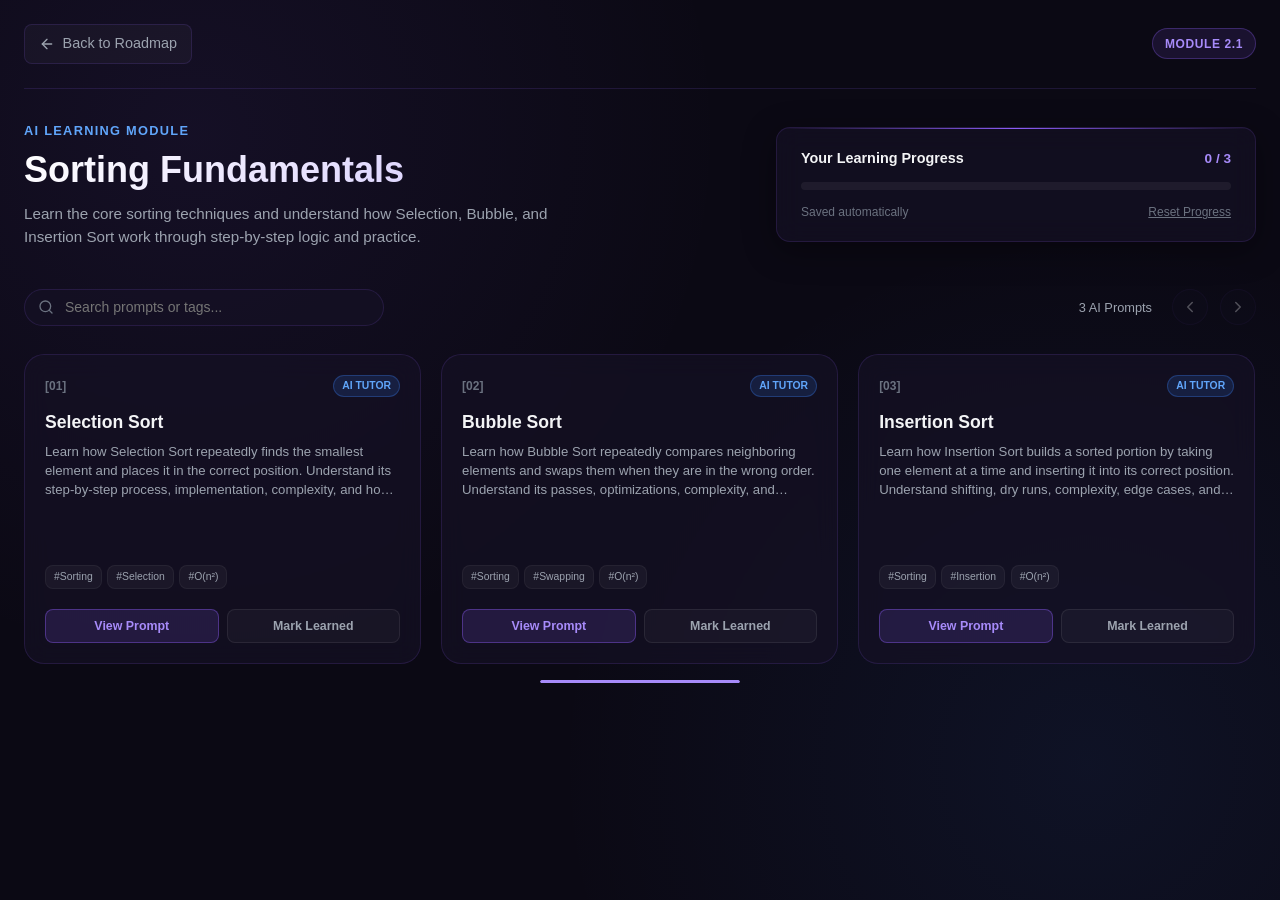
<file: 2/2.1.html>
<!DOCTYPE html>
<html lang="en">
<head>
    <meta charset="UTF-8">
    <meta name="viewport" content="width=device-width, initial-scale=1.0">
    <title>2.1 Sorting Fundamentals</title>
    <style>
        /* ==========================================================================
           1. DESIGN SYSTEM & CSS VARIABLES
           ========================================================================== */
        :root {
            --bg-main: #0b0914;
            --bg-card: rgba(22, 18, 38, 0.65);
            --bg-card-hover: rgba(30, 24, 52, 0.85);
            --bg-glass: rgba(255, 255, 255, 0.03);
            --bg-glass-elevated: rgba(30, 23, 50, 0.7);
            
            --border-subtle: rgba(139, 92, 246, 0.15);
            --border-glow: rgba(139, 92, 246, 0.4);
            --border-strong: rgba(168, 85, 247, 0.6);

            --accent-purple: #8b5cf6;
            --accent-purple-light: #a78bfa;
            --accent-blue: #3b82f6;
            --accent-blue-light: #60a5fa;
            --accent-cyan: #06b6d4;
            
            --text-main: #f3f4f6;
            --text-muted: #9ca3af;
            --text-dim: #6b7280;
            
            --success: #10b981;
            --success-glow: rgba(16, 185, 129, 0.2);

            --shadow-card: 0 8px 32px 0 rgba(0, 0, 0, 0.37);
            --shadow-glow: 0 0 25px rgba(139, 92, 246, 0.15);

            --radius-sm: 8px;
            --radius-md: 14px;
            --radius-lg: 20px;
            --radius-full: 9999px;

            --transition-fast: 0.2s cubic-bezier(0.4, 0, 0.2, 1);
            --transition-smooth: 0.3s cubic-bezier(0.16, 1, 0.3, 1);
        }

        /* ==========================================================================
           2. BASE & RESET
           ========================================================================== */
        *, *::before, *::after {
            box-sizing: border-box;
            margin: 0;
            padding: 0;
        }

        body {
            font-family: -apple-system, BlinkMacSystemFont, "Segoe UI", Roboto, Helvetica, Arial, sans-serif;
            background-color: var(--bg-main);
            color: var(--text-main);
            min-height: 100vh;
            line-height: 1.5;
            overflow-x: hidden;
            background-image: 
                radial-gradient(circle at 15% 15%, rgba(139, 92, 246, 0.08) 0%, transparent 40%),
                radial-gradient(circle at 85% 85%, rgba(59, 130, 246, 0.08) 0%, transparent 40%);
            background-attachment: fixed;
            -webkit-font-smoothing: antialiased;
        }

        /* Custom Scrollbar for Page */
        ::-webkit-scrollbar {
            width: 8px;
            height: 8px;
        }
        ::-webkit-scrollbar-track {
            background: var(--bg-main);
        }
        ::-webkit-scrollbar-thumb {
            background: rgba(139, 92, 246, 0.3);
            border-radius: var(--radius-full);
        }
        ::-webkit-scrollbar-thumb:hover {
            background: rgba(139, 92, 246, 0.5);
        }

        /* Focus Outline Accessibility */
        :focus-visible {
            outline: 2px solid var(--accent-purple-light);
            outline-offset: 3px;
        }

        .container {
            max-width: 1280px;
            margin: 0 auto;
            padding: 0 1.5rem;
        }

        /* ==========================================================================
           3. NAVIGATION
           ========================================================================== */
        .nav-header {
            padding: 1.5rem 0;
            display: flex;
            justify-content: space-between;
            align-items: center;
            border-bottom: 1px solid var(--border-subtle);
            margin-bottom: 2rem;
        }

        .back-link {
            display: inline-flex;
            align-items: center;
            gap: 0.5rem;
            color: var(--text-muted);
            text-decoration: none;
            font-size: 0.9rem;
            font-weight: 500;
            padding: 0.5rem 0.85rem;
            border-radius: var(--radius-sm);
            background: var(--bg-glass);
            border: 1px solid var(--border-subtle);
            transition: var(--transition-fast);
        }

        .back-link:hover {
            color: var(--text-main);
            border-color: var(--border-glow);
            background: rgba(139, 92, 246, 0.1);
            transform: translateX(-2px);
        }

        .module-badge {
            font-size: 0.75rem;
            font-weight: 700;
            letter-spacing: 0.05em;
            color: var(--accent-purple-light);
            background: rgba(139, 92, 246, 0.12);
            border: 1px solid rgba(139, 92, 246, 0.3);
            padding: 0.35rem 0.75rem;
            border-radius: var(--radius-full);
            text-transform: uppercase;
        }

        /* ==========================================================================
           4. HERO & PROGRESS SECTION
           ========================================================================== */
        .hero {
            display: grid;
            grid-template-columns: 1fr;
            gap: 2rem;
            margin-bottom: 2.5rem;
        }

        @media (min-width: 768px) {
            .hero {
                grid-template-columns: 1.2fr 0.8fr;
                align-items: center;
            }
        }

        .hero-eyebrow {
            font-size: 0.8rem;
            font-weight: 600;
            color: var(--accent-blue-light);
            text-transform: uppercase;
            letter-spacing: 0.1em;
            margin-bottom: 0.5rem;
        }

        .hero-title {
            font-size: 2.25rem;
            font-weight: 800;
            line-height: 1.2;
            margin-bottom: 0.75rem;
            background: linear-gradient(135deg, #ffffff 0%, #c4b5fd 100%);
            -webkit-background-clip: text;
            -webkit-text-fill-color: transparent;
        }

        .hero-desc {
            color: var(--text-muted);
            font-size: 0.95rem;
            max-width: 580px;
        }

        .progress-card {
            background: var(--bg-card);
            backdrop-filter: blur(12px);
            -webkit-backdrop-filter: blur(12px);
            border: 1px solid var(--border-subtle);
            border-radius: var(--radius-md);
            padding: 1.25rem 1.5rem;
            box-shadow: var(--shadow-card);
            position: relative;
            overflow: hidden;
        }

        .progress-card::before {
            content: '';
            position: absolute;
            top: 0; left: 0; right: 0; height: 1px;
            background: linear-gradient(90deg, transparent, var(--accent-purple), transparent);
        }

        .progress-header {
            display: flex;
            justify-content: space-between;
            align-items: center;
            margin-bottom: 0.75rem;
        }

        .progress-title {
            font-size: 0.9rem;
            font-weight: 600;
            color: var(--text-main);
        }

        .progress-count {
            font-size: 0.85rem;
            font-weight: 700;
            color: var(--accent-purple-light);
        }

        .progress-bar-bg {
            height: 8px;
            width: 100%;
            background: rgba(255, 255, 255, 0.06);
            border-radius: var(--radius-full);
            overflow: hidden;
            margin-bottom: 0.85rem;
        }

        .progress-bar-fill {
            height: 100%;
            width: 0%;
            background: linear-gradient(90deg, var(--accent-purple), var(--accent-blue));
            border-radius: var(--radius-full);
            transition: width 0.5s ease;
            box-shadow: 0 0 10px rgba(139, 92, 246, 0.5);
        }

        .progress-footer {
            display: flex;
            justify-content: space-between;
            align-items: center;
        }

        .btn-reset {
            background: none;
            border: none;
            color: var(--text-dim);
            font-size: 0.75rem;
            cursor: pointer;
            text-decoration: underline;
            transition: var(--transition-fast);
            padding: 0;
        }

        .btn-reset:hover {
            color: #ef4444;
        }

        /* ==========================================================================
           5. CONTROLS (SEARCH & CAROUSEL NAV)
           ========================================================================== */
        .controls-bar {
            display: flex;
            flex-direction: column;
            gap: 1rem;
            margin-bottom: 1.25rem;
        }

        @media (min-width: 640px) {
            .controls-bar {
                flex-direction: row;
                justify-content: space-between;
                align-items: center;
            }
        }

        .search-box {
            position: relative;
            flex-grow: 1;
            max-width: 360px;
        }

        .search-input {
            width: 100%;
            background: var(--bg-card);
            border: 1px solid var(--border-subtle);
            border-radius: var(--radius-full);
            padding: 0.6rem 1rem 0.6rem 2.5rem;
            color: var(--text-main);
            font-size: 0.875rem;
            transition: var(--transition-fast);
        }

        .search-input:focus {
            border-color: var(--border-glow);
            box-shadow: 0 0 12px rgba(139, 92, 246, 0.2);
            background: rgba(22, 18, 38, 0.85);
        }

        .search-icon {
            position: absolute;
            left: 0.9rem;
            top: 50%;
            transform: translateY(-50%);
            width: 16px;
            height: 16px;
            fill: none;
            stroke: var(--text-dim);
            stroke-width: 2;
            stroke-linecap: round;
            stroke-linejoin: round;
        }

        .carousel-controls {
            display: flex;
            align-items: center;
            gap: 0.75rem;
        }

        .topic-counter {
            font-size: 0.8rem;
            color: var(--text-muted);
            margin-right: 0.5rem;
        }

        .nav-btn {
            background: var(--bg-card);
            border: 1px solid var(--border-subtle);
            color: var(--text-main);
            width: 36px;
            height: 36px;
            border-radius: var(--radius-full);
            display: flex;
            align-items: center;
            justify-content: center;
            cursor: pointer;
            transition: var(--transition-fast);
        }

        .nav-btn:hover:not(:disabled) {
            background: var(--accent-purple);
            border-color: var(--accent-purple);
            box-shadow: 0 0 12px rgba(139, 92, 246, 0.4);
        }

        .nav-btn:disabled {
            opacity: 0.3;
            cursor: not-allowed;
        }

        .nav-btn svg {
            width: 18px;
            height: 18px;
            stroke: currentColor;
            stroke-width: 2;
            fill: none;
            stroke-linecap: round;
            stroke-linejoin: round;
        }

        /* ==========================================================================
           6. HORIZONTAL CAROUSEL
           ========================================================================== */
        .carousel-wrapper {
            position: relative;
            margin: 0 -1.5rem;
            padding: 0.5rem 1.5rem 1.5rem 1.5rem;
        }

        .carousel {
            display: flex;
            flex-wrap: nowrap;
            overflow-x: auto;
            scroll-snap-type: x mandatory;
            gap: 1.25rem;
            scrollbar-width: none; /* Firefox */
            -ms-overflow-style: none; /* IE/Edge */
            padding-bottom: 0.5rem;
            cursor: grab;
            user-select: none;
        }

        .carousel.active {
            cursor: grabbing;
        }

        .carousel::-webkit-scrollbar {
            display: none; /* Chrome/Safari */
        }

        /* ==========================================================================
           7. PROMPT CARD DESIGN
           ========================================================================== */
        .card {
            flex: 0 0 calc(100% - 1rem); /* Mobile Default: 1 visible */
            scroll-snap-align: start;
            background: var(--bg-card);
            backdrop-filter: blur(12px);
            -webkit-backdrop-filter: blur(12px);
            border: 1px solid var(--border-subtle);
            border-radius: var(--radius-lg);
            padding: 1.25rem;
            display: flex;
            flex-direction: column;
            justify-content: space-between;
            position: relative;
            transition: transform var(--transition-smooth), border-color var(--transition-smooth), box-shadow var(--transition-smooth);
            min-height: 310px;
        }

        @media (min-width: 640px) {
            .card {
                flex: 0 0 calc(50% - 0.75rem); /* Tablet: 2 visible */
            }
        }

        @media (min-width: 1024px) {
            .card {
                flex: 0 0 calc(33.333% - 0.85rem); /* Desktop: 3 visible */
            }
        }

        .card:hover {
            transform: translateY(-4px);
            border-color: var(--border-glow);
            box-shadow: var(--shadow-card), var(--shadow-glow);
            background: var(--bg-card-hover);
        }

        .card.learned {
            border-color: rgba(16, 185, 129, 0.3);
        }

        .card.learned::after {
            content: '';
            position: absolute;
            inset: 0;
            border-radius: var(--radius-lg);
            border: 1px solid var(--success);
            opacity: 0.2;
            pointer-events: none;
        }

        .card-header {
            display: flex;
            justify-content: space-between;
            align-items: center;
            margin-bottom: 0.85rem;
        }

        .card-num {
            font-size: 0.75rem;
            font-weight: 700;
            color: var(--text-dim);
            font-mono: monospace;
        }

        .card-badges {
            display: flex;
            gap: 0.35rem;
            align-items: center;
        }

        .ai-badge {
            font-size: 0.65rem;
            font-weight: 600;
            padding: 0.15rem 0.5rem;
            border-radius: var(--radius-full);
            background: rgba(59, 130, 246, 0.15);
            color: var(--accent-blue-light);
            border: 1px solid rgba(59, 130, 246, 0.3);
        }

        .completed-indicator {
            display: none;
            width: 18px;
            height: 18px;
            background: var(--success);
            color: #000;
            border-radius: var(--radius-full);
            align-items: center;
            justify-content: center;
            font-size: 0.65rem;
            font-weight: bold;
        }

        .card.learned .completed-indicator {
            display: flex;
        }

        .card-title {
            font-size: 1.1rem;
            font-weight: 700;
            color: var(--text-main);
            margin-bottom: 0.5rem;
            line-height: 1.3;
        }

        .card-desc {
            font-size: 0.825rem;
            color: var(--text-muted);
            margin-bottom: 1rem;
            line-height: 1.45;
            display: -webkit-box;
            -webkit-line-clamp: 3;
            -webkit-box-orient: vertical;
            overflow: hidden;
        }

        .card-tags {
            display: flex;
            flex-wrap: wrap;
            gap: 0.35rem;
            margin-bottom: 1.25rem;
        }

        .tag {
            font-size: 0.65rem;
            color: var(--text-muted);
            background: rgba(255, 255, 255, 0.04);
            padding: 0.2rem 0.5rem;
            border-radius: var(--radius-sm);
            border: 1px solid rgba(255, 255, 255, 0.05);
        }

        .card-actions {
            display: grid;
            grid-template-columns: 1fr 1fr;
            gap: 0.5rem;
            margin-top: auto;
        }

        .btn {
            font-size: 0.775rem;
            font-weight: 600;
            padding: 0.55rem 0.75rem;
            border-radius: var(--radius-sm);
            cursor: pointer;
            transition: var(--transition-fast);
            display: inline-flex;
            align-items: center;
            justify-content: center;
            gap: 0.35rem;
            border: none;
        }

        .btn-primary {
            background: rgba(139, 92, 246, 0.15);
            color: var(--accent-purple-light);
            border: 1px solid var(--border-glow);
        }

        .btn-primary:hover {
            background: var(--accent-purple);
            color: #ffffff;
            box-shadow: 0 0 12px rgba(139, 92, 246, 0.3);
        }

        .btn-secondary {
            background: rgba(255, 255, 255, 0.03);
            color: var(--text-muted);
            border: 1px solid rgba(255, 255, 255, 0.08);
        }

        .btn-secondary:hover {
            background: rgba(255, 255, 255, 0.08);
            color: var(--text-main);
        }

        .card.learned .btn-secondary {
            background: var(--success-glow);
            color: var(--success);
            border-color: rgba(16, 185, 129, 0.4);
        }

        /* Carousel Scroll Progress Bar */
        .scroll-progress-container {
            width: 100%;
            max-width: 200px;
            height: 3px;
            background: rgba(255, 255, 255, 0.05);
            margin: 0.5rem auto 0 auto;
            border-radius: var(--radius-full);
            overflow: hidden;
        }

        .scroll-progress-bar {
            height: 100%;
            width: 0%;
            background: var(--accent-purple-light);
            border-radius: var(--radius-full);
        }

        .no-results {
            width: 100%;
            text-align: center;
            padding: 3rem 1rem;
            color: var(--text-muted);
            font-size: 0.9rem;
            display: none;
        }

        /* ==========================================================================
           8. MODAL COMPONENT
           ========================================================================== */
        .modal-overlay {
            position: fixed;
            inset: 0;
            background: rgba(5, 3, 10, 0.8);
            backdrop-filter: blur(8px);
            -webkit-backdrop-filter: blur(8px);
            z-index: 1000;
            display: flex;
            align-items: center;
            justify-content: center;
            padding: 1.5rem;
            opacity: 0;
            pointer-events: none;
            transition: opacity 0.25s ease;
        }

        .modal-overlay.active {
            opacity: 1;
            pointer-events: auto;
        }

        .modal-container {
            background: var(--bg-glass-elevated);
            border: 1px solid var(--border-glow);
            box-shadow: 0 20px 50px rgba(0, 0, 0, 0.6), 0 0 30px rgba(139, 92, 246, 0.2);
            border-radius: var(--radius-lg);
            width: 100%;
            max-width: 680px;
            max-height: 85vh;
            display: flex;
            flex-direction: column;
            transform: scale(0.95) translateY(10px);
            transition: transform 0.25s cubic-bezier(0.16, 1, 0.3, 1);
            overflow: hidden;
        }

        .modal-overlay.active .modal-container {
            transform: scale(1) translateY(0);
        }

        .modal-header {
            padding: 1.25rem 1.5rem;
            border-bottom: 1px solid var(--border-subtle);
            display: flex;
            justify-content: space-between;
            align-items: center;
        }

        .modal-title {
            font-size: 1.1rem;
            font-weight: 700;
            color: var(--text-main);
        }

        .modal-close {
            background: none;
            border: none;
            color: var(--text-muted);
            cursor: pointer;
            padding: 0.25rem;
            border-radius: var(--radius-sm);
            display: flex;
            align-items: center;
            justify-content: center;
            transition: var(--transition-fast);
        }

        .modal-close:hover {
            color: var(--text-main);
            background: rgba(255, 255, 255, 0.1);
        }

        .modal-body {
            padding: 1.5rem;
            overflow-y: auto;
            font-size: 0.9rem;
            line-height: 1.6;
            color: #d1d5db;
        }

        .prompt-box {
            background: rgba(10, 8, 20, 0.6);
            border: 1px solid rgba(139, 92, 246, 0.2);
            border-radius: var(--radius-md);
            padding: 1.25rem;
            font-family: inherit;
            white-space: pre-wrap;
            word-break: break-word;
            color: #e5e7eb;

            max-height: 50vh;
            overflow-y: auto;
        }

        .modal-footer {
            padding: 1rem 1.5rem;
            border-top: 1px solid var(--border-subtle);
            display: flex;
            justify-content: flex-end;
            gap: 0.75rem;
            background: rgba(15, 11, 26, 0.5);
        }

        /* ==========================================================================
           9. TOAST SYSTEM
           ========================================================================== */
        .toast-container {
            position: fixed;
            bottom: 1.5rem;
            right: 1.5rem;
            z-index: 1100;
            display: flex;
            flex-direction: column;
            gap: 0.5rem;
            pointer-events: none;
        }

        .toast {
            background: rgba(22, 18, 38, 0.95);
            border: 1px solid var(--border-glow);
            box-shadow: 0 10px 25px rgba(0, 0, 0, 0.5);
            color: var(--text-main);
            padding: 0.75rem 1.25rem;
            border-radius: var(--radius-md);
            font-size: 0.85rem;
            font-weight: 500;
            display: flex;
            align-items: center;
            gap: 0.5rem;
            transform: translateY(20px);
            opacity: 0;
            transition: transform 0.25s ease, opacity 0.25s ease;
            backdrop-filter: blur(8px);
        }

        .toast.show {
            transform: translateY(0);
            opacity: 1;
        }

        .toast-icon {
            color: var(--success);
        }

        /* Reduced Motion */
        @media (prefers-reduced-motion: reduce) {
            *, *::before, *::after {
                animation-duration: 0.01ms !important;
                animation-iteration-count: 1 !important;
                transition-duration: 0.01ms !important;
                scroll-behavior: auto !important;
            }
        }
    </style>
</head>
<body>

    <div class="container">
        <!-- TOP NAVIGATION -->
        <nav class="nav-header">
            <a href="../roadmap.html" class="back-link">
                <svg width="16" height="16" viewBox="0 0 24 24" fill="none" stroke="currentColor" stroke-width="2" stroke-linecap="round" stroke-linejoin="round"><line x1="19" y1="12" x2="5" y2="12"></line><polyline points="12 19 5 12 12 5"></polyline></svg>
                Back to Roadmap
            </a>
            <span class="module-badge">MODULE 2.1</span>
        </nav>

        <!-- HERO & PROGRESS -->
        <header class="hero">
            <div>
                <div class="hero-eyebrow">AI LEARNING MODULE</div>
                <h1 class="hero-title">Sorting Fundamentals</h1>
                <p class="hero-desc">
                     Learn the core sorting techniques and understand how Selection, Bubble, and Insertion Sort work through step-by-step logic and practice.
            
                </p>
            </div>
            
            <div class="progress-card">
                <div class="progress-header">
                    <span class="progress-title">Your Learning Progress</span>
                    <span class="progress-count" id="progressCount">0 / 15</span>
                </div>
                <div class="progress-bar-bg">
                    <div class="progress-bar-fill" id="progressBar"></div>
                </div>
                <div class="progress-footer">
                    <span style="font-size: 0.75rem; color: var(--text-dim);">Saved automatically</span>
                    <button class="btn-reset" id="btnReset" aria-label="Reset all progress">Reset Progress</button>
                </div>
            </div>
        </header>

        <!-- CONTROLS BAR -->
        <section class="controls-bar">
            <div class="search-box">
                <svg class="search-icon" viewBox="0 0 24 24"><circle cx="11" cy="11" r="8"></circle><line x1="21" y1="21" x2="16.65" y2="16.65"></line></svg>
                <input type="text" id="searchInput" class="search-input" placeholder="Search prompts or tags..." aria-label="Search prompts">
            </div>

            <div class="carousel-controls">
                <span class="topic-counter" id="topicCounter">15 AI Prompts</span>
                <button class="nav-btn" id="btnPrev" aria-label="Previous card">
                    <svg viewBox="0 0 24 24"><polyline points="15 18 9 12 15 6"></polyline></svg>
                </button>
                <button class="nav-btn" id="btnNext" aria-label="Next card">
                    <svg viewBox="0 0 24 24"><polyline points="9 18 15 12 9 6"></polyline></svg>
                </button>
            </div>
        </section>

        <!-- CAROUSEL -->
        <main class="carousel-wrapper">
            <div class="carousel" id="carousel">
                <!-- 15 Cards Populated Dynamically via JavaScript -->
            </div>
            <div class="no-results" id="noResults">No matching AI prompt modules found.</div>
            <div class="scroll-progress-container">
                <div class="scroll-progress-bar" id="scrollIndicator"></div>
            </div>
        </main>
    </div>

    <!-- PROMPT MODAL -->
    <div class="modal-overlay" id="promptModal" aria-hidden="true" role="dialog">
        <div class="modal-container" onclick="event.stopPropagation()">
            <div class="modal-header">
                <h2 class="modal-title" id="modalTitle">Topic Prompt</h2>
                <button class="modal-close" id="modalClose" aria-label="Close modal">
                    <svg width="20" height="20" viewBox="0 0 24 24" fill="none" stroke="currentColor" stroke-width="2" stroke-linecap="round" stroke-linejoin="round"><line x1="18" y1="6" x2="6" y2="18"></line><line x1="6" y1="6" x2="18" y2="18"></line></svg>
                </button>
            </div>
            <div class="modal-body">
                <div class="prompt-box" id="modalPromptText"></div>
            </div>
            <div class="modal-footer">
                <button class="btn btn-secondary" id="modalCloseBtn">Close</button>
                <button class="btn btn-primary" id="modalCopyBtn">
                    <svg width="14" height="14" viewBox="0 0 24 24" fill="none" stroke="currentColor" stroke-width="2" stroke-linecap="round" stroke-linejoin="round"><rect x="9" y="9" width="13" height="13" rx="2" ry="2"></rect><path d="M5 15H4a2 2 0 0 1-2-2V4a2 2 0 0 1 2-2h9a2 2 0 0 1 2 2v1"></path></svg>
                    Copy Prompt
                </button>
            </div>
        </div>
    </div>

    <!-- TOAST CONTAINER -->
    <div class="toast-container" id="toastContainer"></div>

    <!-- JavaScript logic -->
    <script>
        /* ==========================================================================
           1. PROMPT DATA ARRAY (15 MULTI-LANGUAGE TUTOR PROMPTS)
           ========================================================================== */
        const topics = [
            {
                id: 1,
                title: "Selection Sort",
                desc: "Learn how Selection Sort repeatedly finds the smallest element and places it in the correct position. Understand its step-by-step process, implementation, complexity, and how to recognize and solve Selection Sort problems.",
                tags: ["Sorting", "Selection", "O(n²)"],
                prompt: `You are my personal programming and DSA tutor.

Teach me Selection Sort from absolute beginner level to strong problem-solving level in the programming language I am currently learning.

The goal is not to memorize the Selection Sort code. I want to understand exactly how the algorithm works, why it works, how to trace it, how to implement it, analyze it, debug it, and recognize when it is being used.

Make this module heavily practice-focused.

START WITH THE INTUITION

1. First ask me what I already know about sorting.
2. Explain the basic idea of Selection Sort using a simple real-world analogy.
3. Explain the core idea:

Find the smallest element in the unsorted portion → place it in the correct position → repeat.

4. Make sure I understand:
   - Sorted portion
   - Unsorted portion
   - Minimum element
   - Current position
   - Swapping
   - Why the array becomes sorted after each pass

Do not immediately show the complete code.

STEP-BY-STEP DRY RUN

Give me a small unsorted array and make me manually perform Selection Sort.

For every pass, ask me to identify:
- Current index
- Unsorted portion
- Minimum element
- Minimum element's index
- Which elements should be swapped
- Array after the swap

Then show the correct dry run and explain any mistake I made.

Also give me partially completed dry runs and ask me to fill in the missing steps.

IMPLEMENTATION

After I understand the algorithm, make me write the code myself.

Before coding, ask me to explain:
- What the outer loop should represent
- What the inner loop should search for
- What variable should store the minimum index
- When the swap should happen

Then let me implement it.

Do not immediately give me the solution.

If I get stuck, use progressive hints:

Hint 1 → Ask what needs to be found during each pass.

Hint 2 → Ask what variable should remember the minimum element's position.

Hint 3 → Help me construct the loop structure.

Hint 4 → Help me identify where the swap belongs.

Only reveal the complete code after I have genuinely attempted it or explicitly ask for it.

EDGE CASES

Give me Selection Sort problems involving:
- Already sorted arrays
- Reverse-sorted arrays
- Arrays with duplicates
- Arrays with all equal elements
- One-element arrays
- Empty arrays where applicable
- Negative numbers
- Repeated minimum values
- Small arrays
- Larger arrays

Make me predict what Selection Sort will do in each case.

COMPLEXITY

Teach me:
- Best-case time complexity
- Average-case time complexity
- Worst-case time complexity
- Space complexity
- Number of comparisons
- Number of swaps

Explain WHY the complexity is what it is rather than making me memorize Big-O notation.

Ask me to calculate the number of comparisons for small array sizes.

ALGORITHM VARIATIONS

After I understand normal Selection Sort, introduce variations such as:
- Sorting in descending order
- Selecting the maximum instead of the minimum
- Sorting only part of an array
- Finding only the first K smallest elements
- Using Selection Sort on different types of values where appropriate

Make me derive the changes instead of simply giving the code.

DEBUGGING

Give me incorrect Selection Sort implementations containing mistakes such as:
- Wrong loop boundaries
- Incorrect minimum index
- Comparing with the wrong element
- Swapping too early
- Forgetting the swap
- Updating the wrong variable
- Incorrect ascending/descending condition

Make me find and fix the mistakes.

Do not immediately show the corrected code.

SELECTION SORT VS OTHER SORTS

Once I understand Selection Sort, compare it with:
- Bubble Sort
- Insertion Sort
- Merge Sort
- Quick Sort

Focus on:
- Basic idea
- Time complexity
- Space complexity
- Number of swaps
- When each is useful
- Why Selection Sort is usually not preferred for large datasets

Do not teach the other algorithms in depth yet. This is only a comparison.

PROBLEM-SOLVING PRACTICE

Give me problems where I must:
- Predict the array after a specific pass
- Find the minimum selected during a pass
- Count swaps
- Count comparisons
- Complete missing lines of code
- Debug an implementation
- Convert ascending to descending
- Explain why the algorithm works
- Implement Selection Sort from scratch

Use difficulty levels:

Level 1 → Very Easy
Level 2 → Easy
Level 3 → Medium
Level 4 → Hard
Level 5 → Challenge

Gradually increase the difficulty.

Do not give me only problems that directly say "Use Selection Sort."

Sometimes give me a situation and make me identify whether Selection Sort is appropriate.

MIXED TEST

After I understand the algorithm, give me a test containing:

- 5 dry-run questions
- 3 output-prediction questions
- 3 implementation questions
- 3 debugging questions
- 3 complexity questions
- 2 algorithm-comparison questions
- 2 unfamiliar challenges

Do not reveal the solutions immediately.

Evaluate:
- Understanding of the algorithm
- Dry-run accuracy
- Implementation
- Debugging ability
- Complexity analysis
- Ability to explain WHY Selection Sort works

PROGRESS TRACKING

At the end of each session tell me:
1. What I understood well
2. What I got wrong
3. What mistakes I repeatedly make
4. What I should revise
5. What difficulty level I am currently comfortable with
6. What I should practice next

IMPORTANT TEACHING STYLE

Use approximately:

20% explanation
80% active problem solving

Do not turn this into a long theory lecture.

Do not spoon-feed code.

Make me think before coding.

Make me dry-run the algorithm.

Make me explain the algorithm in my own words.

The final goal is that I can implement Selection Sort from scratch, trace every pass, debug incorrect implementations, analyze its complexity, modify it for variations, and recognize its strengths and limitations without copying a solution.

Start with a tiny example and gradually make the problems harder.`
            },
            {
                id: 2,
                title: "Bubble Sort",
                desc: "Learn how Bubble Sort repeatedly compares neighboring elements and swaps them when they are in the wrong order. Understand its passes, optimizations, complexity, and practice tracing and implementing it.",
                tags: ["Sorting", "Swapping", "O(n²)"],
                prompt: `You are my personal programming and DSA tutor.

Teach me Bubble Sort from absolute beginner level to strong problem-solving level in the programming language I am currently learning.

The goal is not to memorize Bubble Sort code. I want to understand exactly how it works, why it works, how to trace it, implement it, optimize it, debug it, analyze its complexity, and recognize its behavior in unfamiliar problems.

Make this module heavily practice-focused.

START WITH THE INTUITION

1. First ask me what I already know about Bubble Sort.
2. Explain the basic idea using a simple real-world analogy.
3. Explain the core idea:

Compare neighboring elements → swap them if they are in the wrong order → larger elements gradually "bubble" toward the end.

4. Make sure I understand:
   - Adjacent elements
   - Comparisons
   - Swapping
   - Passes
   - Sorted portion
   - Unsorted portion
   - Why the largest element reaches its correct position after a pass

Do not immediately show the complete code.

STEP-BY-STEP DRY RUN

Give me a small unsorted array and make me manually perform Bubble Sort.

For every comparison, ask me:
- Which two elements are being compared?
- Are they in the correct order?
- Should they be swapped?
- What does the array look like afterward?

Then make me identify:
- The array after each pass
- Which element became fixed after the pass
- How the unsorted portion changes

Also give me partially completed dry runs and ask me to fill in the missing steps.

IMPLEMENTATION

After I understand the algorithm, make me write the code myself.

Before coding, ask me to explain:
- What the outer loop represents
- What the inner loop represents
- Which adjacent elements should be compared
- Why the inner loop becomes shorter after each pass
- Where the swap happens

Do not immediately give me the solution.

If I get stuck, use progressive hints:

Hint 1 → Ask what happens during one complete pass.

Hint 2 → Ask which adjacent elements should be compared.

Hint 3 → Help me construct the loop boundaries.

Hint 4 → Help me identify where the swap should occur.

Only reveal the complete code after I have genuinely attempted it or explicitly ask for it.

OPTIMIZED BUBBLE SORT

Teach me the common optimization using a swap/flag variable.

Make me understand:
- Why an already sorted array does not need unnecessary passes
- How to detect that no swaps occurred
- Why the optimized version can finish early
- Best-case complexity of the optimized version

Make me implement the optimization myself rather than simply copying it.

EDGE CASES

Give me Bubble Sort problems involving:
- Already sorted arrays
- Reverse-sorted arrays
- Arrays with duplicates
- All equal elements
- One element
- Empty arrays where applicable
- Negative numbers
- Repeated values
- Very small arrays

Make me predict the behavior before running the algorithm.

COMPLEXITY

Teach me:
- Best-case time complexity
- Average-case time complexity
- Worst-case time complexity
- Space complexity
- Number of comparisons
- Number of swaps

Explain WHY these complexities occur.

Ask me to calculate the number of comparisons and passes for small arrays.

VARIATIONS

After I understand standard Bubble Sort, introduce variations such as:
- Descending order
- Sorting only part of an array
- Bubble Sort on different types of values where appropriate
- Modifying the comparison condition
- Using the optimized version

Make me derive the changes instead of memorizing another implementation.

DEBUGGING

Give me incorrect Bubble Sort programs containing mistakes such as:
- Comparing non-adjacent elements
- Wrong loop boundaries
- Incorrect swap condition
- Wrong ascending/descending condition
- Incorrect optimization flag
- Resetting the flag incorrectly
- Swapping the wrong variables
- Performing unnecessary passes

Make me find and fix the mistakes.

Do not immediately show the corrected code.

BUBBLE SORT VS OTHER SORTS

Once I understand Bubble Sort, compare it with:
- Selection Sort
- Insertion Sort
- Merge Sort
- Quick Sort

Focus on:
- Basic idea
- Time complexity
- Space complexity
- Number of swaps
- Best/worst cases
- Stability where relevant
- When each is useful
- Why Bubble Sort is mainly useful for learning rather than large datasets

Do not teach the other algorithms in depth yet. This is only a comparison.

PROBLEM-SOLVING PRACTICE

Give me problems where I must:
- Predict the array after a specific comparison
- Predict the array after a specific pass
- Count swaps
- Count comparisons
- Identify the number of passes
- Determine whether an array is already sorted
- Complete missing lines of code
- Debug an implementation
- Convert ascending to descending
- Add the optimization
- Explain why the algorithm works

Use difficulty levels:

Level 1 → Very Easy
Level 2 → Easy
Level 3 → Medium
Level 4 → Hard
Level 5 → Challenge

Gradually increase the difficulty.

Do not give me only problems that explicitly say "Use Bubble Sort."

Sometimes give me a situation and ask whether Bubble Sort is appropriate.

MIXED TEST

After I understand the algorithm, give me:

- 5 dry-run questions
- 3 output-prediction questions
- 3 implementation questions
- 3 debugging questions
- 3 complexity questions
- 2 optimization questions
- 2 comparison questions
- 2 unfamiliar challenges

Do not reveal solutions immediately.

Evaluate:
- Understanding of Bubble Sort
- Dry-run accuracy
- Implementation
- Optimization understanding
- Debugging ability
- Complexity analysis
- Ability to explain WHY the algorithm works

PROGRESS TRACKING

At the end of each session tell me:

1. What I understood well
2. What I got wrong
3. What mistakes I repeatedly make
4. What I should revise
5. What difficulty level I am comfortable with
6. What I should practice next

IMPORTANT TEACHING STYLE

Use approximately:

20% explanation
80% active problem solving

Do not turn this into a long theory lecture.

Do not spoon-feed code.

Make me think before coding.

Make me dry-run the algorithm.

Make me explain the algorithm in my own words.

The final goal is that I can implement Bubble Sort from scratch, trace every comparison and pass, understand and implement its optimization, debug incorrect implementations, analyze its complexity, modify it for variations, and understand its strengths and limitations without copying a solution.

Start with a tiny example and gradually make the problems harder.`
            },


            {
                id: 3,
                title: "Insertion Sort",
                desc: "Learn how Insertion Sort builds a sorted portion by taking one element at a time and inserting it into its correct position. Understand shifting, dry runs, complexity, edge cases, and when it performs well.",
                tags: ["Sorting", "Insertion", "O(n²)"],
                prompt: `You are my personal programming and DSA tutor.

Teach me Insertion Sort from absolute beginner level to strong problem-solving level in the programming language I am currently learning.

The goal is NOT to memorize the code. I want to understand exactly how Insertion Sort works, why it works, how to dry-run it, implement it, debug it, analyze its complexity, modify it, and recognize when it is useful.

Make this module heavily practice-focused.

START WITH THE INTUITION

1. First ask me what I already know about Insertion Sort.
2. Explain the basic idea using a simple real-world analogy, such as arranging cards in your hand.
3. Explain the core idea:

Take one element from the unsorted portion → compare it with the sorted portion → shift larger elements → insert the element into its correct position.

4. Make sure I understand:
   - Sorted portion
   - Unsorted portion
   - Current/key element
   - Comparing elements
   - Shifting elements
   - Inserting the key
   - Why the sorted portion remains sorted after every iteration

Do not immediately show me the complete code.

STEP-BY-STEP DRY RUN

Give me a small unsorted array and make me manually perform Insertion Sort.

For every iteration, ask me:
- Which element is currently being selected?
- What is the sorted portion?
- Which elements need to be compared?
- Which elements need to be shifted?
- Where should the selected element be inserted?
- What does the array look like afterward?

Also give me partially completed dry runs and ask me to fill in the missing steps.

Make me understand the difference between:
- Swapping elements
- Shifting elements
- Inserting an element

IMPLEMENTATION

After I understand the algorithm, make me write the code myself.

Before coding, ask me to explain:
- What the outer loop represents
- What the key/current element is
- What the inner loop should do
- Why elements are shifted instead of simply swapped
- When the shifting should stop
- Where the key should be inserted

Do not immediately give me the solution.

If I get stuck, use progressive hints:

Hint 1 → Ask what should happen to the current element.

Hint 2 → Ask what happens to larger elements before it.

Hint 3 → Help me construct the shifting condition.

Hint 4 → Help me determine where the key should be placed.

Only reveal the complete code after I have genuinely attempted it or explicitly ask for it.

EDGE CASES

Give me Insertion Sort problems involving:
- Already sorted arrays
- Reverse-sorted arrays
- Arrays with duplicates
- All equal elements
- One element
- Empty arrays where applicable
- Negative numbers
- Repeated values
- Very small arrays
- Larger arrays

Make me predict how many shifts and comparisons occur in different cases.

COMPLEXITY

Teach me:
- Best-case time complexity
- Average-case time complexity
- Worst-case time complexity
- Space complexity
- Number of comparisons
- Number of shifts

Explain WHY these complexities occur.

Make me calculate the number of operations for small arrays instead of simply memorizing Big-O.

BEST-CASE BEHAVIOR

Make sure I understand why Insertion Sort can perform very well when an array is already sorted or nearly sorted.

Give me examples of:
- Completely sorted arrays
- Almost sorted arrays
- Reverse-sorted arrays

Ask me to compare the amount of work performed in each case.

VARIATIONS

After I understand standard Insertion Sort, introduce variations such as:
- Descending order
- Sorting only part of an array
- Inserting elements according to a custom condition where appropriate
- Modifying the comparison condition
- Using Insertion Sort on different data types where appropriate

Make me derive the changes instead of memorizing another implementation.

DEBUGGING

Give me incorrect Insertion Sort implementations containing mistakes such as:
- Wrong loop boundaries
- Incorrect key assignment
- Incorrect shifting condition
- Losing the key value
- Inserting the key at the wrong position
- Comparing the wrong indexes
- Using swapping incorrectly
- Incorrect ascending/descending condition

Make me find and fix the mistakes.

Do not immediately show the corrected code.

INSERTION SORT VS OTHER SORTS

Once I understand Insertion Sort, compare it with:
- Selection Sort
- Bubble Sort
- Merge Sort
- Quick Sort

Focus on:
- Basic idea
- Time complexity
- Space complexity
- Number of swaps/shifts
- Best-case behavior
- Worst-case behavior
- Stability where relevant
- Whether the algorithm is adaptive
- When each algorithm is useful
- Why Insertion Sort can be useful for small or nearly sorted data

Do not teach the other algorithms in depth yet. This is only a comparison.

PROBLEM-SOLVING PRACTICE

Give me problems where I must:
- Predict the array after a specific iteration
- Identify the current key
- Identify which elements are shifted
- Find the final insertion position
- Count shifts
- Count comparisons
- Complete missing lines of code
- Debug an implementation
- Convert ascending to descending
- Explain why the algorithm works
- Explain why it performs well on nearly sorted data

Use difficulty levels:

Level 1 → Very Easy
Level 2 → Easy
Level 3 → Medium
Level 4 → Hard
Level 5 → Challenge

Gradually increase the difficulty.

Do not give me only problems that explicitly say "Use Insertion Sort."

Sometimes give me a situation and ask whether Insertion Sort is appropriate.

MIXED PRACTICE

After teaching the algorithm, give me problems without telling me which sorting algorithm is required.

Make me decide whether Selection Sort, Bubble Sort, Insertion Sort, or another approach is appropriate.

Make me justify my choice based on:
- Input characteristics
- Number of elements
- Whether the data is already/nearly sorted
- Required complexity
- Memory constraints

MIXED TEST

After I understand the algorithm, give me:

- 5 dry-run questions
- 3 output-prediction questions
- 3 implementation questions
- 3 debugging questions
- 3 complexity questions
- 2 best-case/worst-case questions
- 2 comparison questions
- 2 unfamiliar challenges

Do not reveal solutions immediately.

Evaluate:
- Understanding of the algorithm
- Dry-run accuracy
- Understanding of shifting
- Implementation
- Debugging ability
- Complexity analysis
- Ability to choose the appropriate sorting approach

PROGRESS TRACKING

At the end of each session tell me:

1. What I understood well
2. What I got wrong
3. What mistakes I repeatedly make
4. What I should revise
5. What difficulty level I am comfortable with
6. What I should practice next

IMPORTANT TEACHING STYLE

Use approximately:

20% explanation
80% active problem solving

Do not turn this into a long theory lecture.

Do not spoon-feed code.

Make me think before coding.

Make me dry-run the algorithm.

Make me explain the algorithm in my own words.

The final goal is that I can implement Insertion Sort from scratch, trace every iteration, understand shifting and insertion, debug incorrect implementations, analyze its complexity, modify it for variations, compare it with other sorting algorithms, and recognize when it is a good choice without copying a solution.

Start with a tiny example and gradually make the problems harder.`
            },
//             {
//                 id: 4,
//                 title: "Code Execution Prediction",
//                 desc: "Train your mind to act like a compiler/interpreter by predicting output.",
//                 tags: ["Tracing", "Code Analysis", "Practice"],
//                 prompt: `Act as a code analysis coach. Create a tricky, short code snippet in my choice of language (C++, Java, or Python) involving [INSERT TOPIC, e.g., Pass-by-value vs Pass-by-reference / Scope / Loop invariants].

// Do NOT show me the output. 
// Ask me to:
// 1. Trace the code step-by-step.
// 2. Predict the exact terminal output.
// 3. Explain what state variables hold at key checkpoints.

// Wait for my response before telling me if I am right or wrong.`
//             },
//             {
//                 id: 5,
//                 title: "Interactive Bug Hunting",
//                 desc: "Improve debugging skills by diagnosing subtle logic errors and memory leaks.",
//                 tags: ["Debugging", "Edge Cases", "Analysis"],
//                 prompt: `Act as a code reviewer. Present a snippet of code implementing [INSERT TOPIC, e.g., Binary Search / Stack implementation] containing 2 subtle logic bugs or edge-case failures.

// Write the code in C++, Java, or Python.
// Do NOT reveal what the bugs are.
// Ask me to locate the bugs, explain WHY they cause failures, and provide corrected lines. 

// Wait for my response before evaluating my debug analysis.`
//             },
//             {
//                 id: 6,
//                 title: "Common Pitfalls & Anti-Patterns",
//                 desc: "Learn what NOT to do and avoid classic beginner mistakes in DSA.",
//                 tags: ["Best Practices", "Pitfalls", "Clean Code"],
//                 prompt: `Act as a senior software engineer. Explain the 3 most common mistakes students make when learning or implementing [INSERT TOPIC, e.g., Dynamic Programming / Recursion / Memory Allocation].

// For each mistake:
// 1. Show the "bad" pattern code snippet.
// 2. Explain why it fails (performance hit, stack overflow, memory leak, bug).
// 3. Show the refactored "good" pattern.

// After showing these, give me a tiny code challenge where I must identify and fix one of these anti-patterns.`
//             },
//             {
//                 id: 7,
//                 title: "Real-World System Analogy",
//                 desc: "Connect abstract data structures to actual production systems and software.",
//                 tags: ["Analogy", "System Design", "Context"],
//                 prompt: `Act as a system architect. Explain [INSERT DSA TOPIC, e.g., Queues / Heaps / Graphs] by mapping it directly to a real-world software system (e.g., printer job queues, priority event schedulers, social networks).

// Explain:
// 1. How the data structure powers the actual feature.
// 2. Why alternative structures would fail in this scenario.
// 3. How this translates to code in C++, Java, or Python.

// End by giving me a mini system requirement and asking me to choose the best data structure for it.`
//             },
//             {
//                 id: 8,
//                 title: "Step-by-Step Algorithm Builder",
//                 desc: "Break complex multi-step algorithms down into easy digestible micro-steps.",
//                 tags: ["Algorithms", "Step-by-Step", "Structure"],
//                 prompt: `Act as a DSA instructor. We are going to build [INSERT ALGORITHM, e.g., Merge Sort / Dijkstra's Algorithm] step-by-step.

// Divide the implementation into 3 progressive phases (e.g., Base setup -> Core Logic -> Cleanup/Optimization).
// Provide Phase 1 instructions and skeleton code only. 
// Ask me to fill in the missing logic for Phase 1.

// Do NOT proceed to Phase 2 until I correctly submit Phase 1 code.`
//             },
//             {
//                 id: 9,
//                 title: "Problem-Solving Strategy Breakdown",
//                 desc: "Learn the exact mental blueprint to break down unsolved LeetCode problems.",
//                 tags: ["Problem Solving", "Strategy", "LeetCode"],
//                 prompt: `Act as a competitive programming coach. I am trying to solve a problem related to [INSERT TOPIC, e.g., Two Pointers / Sliding Window].

// Teach me the mental framework to recognize when to apply this technique.
// 1. What pattern keywords in a problem description signal this pattern?
// 2. What are the standard state variables needed?
// 3. What is the boilerplate template in C++, Java, and Python?

// Give me an unprompted problem description at the end and ask me to identify the pattern and state variables without writing full code.`
//             },
//             {
//                 id: 10,
//                 title: "DSA Deep Application & Trade-offs",
//                 desc: "Compare Big-O time/space complexities across different implementations.",
//                 tags: ["Complexity", "Big-O", "Performance"],
//                 prompt: `Act as an algorithm analyst. I want to analyze the Time and Space complexity of [INSERT TOPIC/ALGORITHM].

// Break down:
// 1. Best-case, Average-case, and Worst-case time complexity with scenarios.
// 2. Auxiliary space complexity.
// 3. How hardware aspects (like CPU Cache Locality) affect this structure (e.g., Array vs Linked List).

// Provide a comparison table, then test me with a hypothetical scenario asking which structure performs faster.`
//             },
//             {
//                 id: 11,
//                 title: "Edge Case & Boundary Stress Test",
//                 desc: "Identify sneaky edge cases that break production code and pass test suites.",
//                 tags: ["Edge Cases", "Testing", "Robustness"],
//                 prompt: `Act as a QA Lead. I am writing code for [INSERT ALGORITHM/DATA STRUCTURE, e.g., Binary Search Tree Insertion].

// List the 5 crucial edge cases I MUST test to ensure my code doesn't crash in production (e.g., empty input, single element, duplicates, maximum bounds, negative values).

// Ask me to pick one edge case and write the defensive code check for it in C++, Java, or Python.`
//             },
//             {
//                 id: 12,
//                 title: "Comparative Analysis (X vs Y)",
//                 desc: "Understand differences, trade-offs, and when to pick one tool over another.",
//                 tags: ["Comparison", "Trade-offs", "Decision"],
//                 prompt: `Act as a tech lead. I am confused about when to use [CONCEPT A, e.g., BFS] versus [CONCEPT B, e.g., DFS].

// Compare them across:
// 1. Core mechanism difference.
// 2. Memory footprint comparison.
// 3. Ideal use cases for Concept A vs Concept B.
// 4. Language-specific standard library availability (C++ STL, Java Collections, Python modules).

// Give me 2 real-world problem scenarios and ask me to decide which one to use for each, with justification.`
//             },
//             {
//                 id: 13,
//                 title: "Feynman Technique (Teach-Back)",
//                 desc: "Solidify your mastery by explaining concepts back to the AI in simple terms.",
//                 tags: ["Feynman", "Teaching", "Mastery"],
//                 prompt: `Act as a curious high school student learning programming. I am going to explain [INSERT TOPIC, e.g., How Dynamic Programming Memoization Works] to you in my own words.

// Your role:
// 1. Listen to my explanation.
// 2. Call out any gaps, inaccuracies, or overly complex terms I used.
// 3. Ask a probing clarifying question to see if I truly grasp the underlying mechanics.

// Say 'I am ready! Explain [INSERT TOPIC] to me like I am 15 years old.' to start.`
//             },
//             {
//                 id: 14,
//                 title: "Progressive Difficulty Challenges",
//                 desc: "Level up your problem-solving through Easy, Medium, and Hard variations.",
//                 tags: ["Challenges", "Progression", "Practice"],
//                 prompt: `Act as a coding interview coach for [INSERT TOPIC, e.g., Monotonic Stack].

// Give me 3 problem descriptions in increasing difficulty:
// - Level 1: Easy (Warmup)
// - Level 2: Medium (Standard Interview)
// - Level 3: Hard (Advanced Application)

// Do NOT give code or solutions. Present Level 1 first and ask me to write pseudocode or code in my preferred language. I will submit solutions one by one.`
//             },
//             {
//                 id: 15,
//                 title: "Comprehensive Final Assessment",
//                 desc: "Validate your complete module mastery with a realistic evaluation test.",
//                 tags: ["Assessment", "Evaluation", "Final Test"],
//                 prompt: `Act as a senior university professor evaluating my mastery of [INSERT MODULE/TOPIC, e.g., Trees & Graphs].

// Provide a 3-part comprehensive assessment:
// 1. Conceptual Multiple Choice (1 Question)
// 2. Complexity Evaluation (1 Question)
// 3. Code Implementation Task (1 Practical Problem)

// Present all 3 parts at once. Ask me to reply with my answers. Once I reply, give me a detailed score breakdown and actionable feedback for areas of improvement.`
//             }
        ];

        /* ==========================================================================
           2. DOM REFERENCES
           ========================================================================== */
        const carousel = document.getElementById('carousel');
        const progressBar = document.getElementById('progressBar');
        const progressCount = document.getElementById('progressCount');
        const btnReset = document.getElementById('btnReset');
        const btnPrev = document.getElementById('btnPrev');
        const btnNext = document.getElementById('btnNext');
        const searchInput = document.getElementById('searchInput');
        const topicCounter = document.getElementById('topicCounter');
        const noResults = document.getElementById('noResults');
        const scrollIndicator = document.getElementById('scrollIndicator');

        // Modal DOM
        const promptModal = document.getElementById('promptModal');
        const modalTitle = document.getElementById('modalTitle');
        const modalPromptText = document.getElementById('modalPromptText');
        const modalClose = document.getElementById('modalClose');
        const modalCloseBtn = document.getElementById('modalCloseBtn');
        const modalCopyBtn = document.getElementById('modalCopyBtn');
        const toastContainer = document.getElementById('toastContainer');

        /* ==========================================================================
           3. STATE & LOCALSTORAGE MANAGEMENT
           ========================================================================== */
        const STORAGE_KEY = 'arewecooked_module_1_2_progress';
        let learnedState = JSON.parse(localStorage.getItem(STORAGE_KEY)) || {};
        let activePromptText = '';

        function saveProgress() {
            localStorage.setItem(STORAGE_KEY, JSON.stringify(learnedState));
            updateProgressUI();
        }

        function updateProgressUI() {
            const completedCount = Object.values(learnedState).filter(Boolean).length;
            const total = topics.length;
            const percentage = (completedCount / total) * 100;

            progressBar.style.width = `${percentage}%`;
            progressCount.textContent = `${completedCount} / ${total}`;
        }

        /* ==========================================================================
           4. RENDER CAROUSEL CARDS
           ========================================================================== */
        function renderCards(filteredTopics = topics) {
            carousel.innerHTML = '';
            
            if (filteredTopics.length === 0) {
                noResults.style.display = 'block';
                topicCounter.textContent = '0 AI Prompts';
                return;
            } else {
                noResults.style.display = 'none';
                topicCounter.textContent = `${filteredTopics.length} AI Prompts`;
            }

            filteredTopics.forEach((topic) => {
                const isLearned = !!learnedState[topic.id];
                const card = document.createElement('article');
                card.className = `card ${isLearned ? 'learned' : ''}`;
                card.dataset.id = topic.id;

                const formattedNum = String(topic.id).padStart(2, '0');

                card.innerHTML = `
                    <div>
                        <div class="card-header">
                            <span class="card-num">[${formattedNum}]</span>
                            <div class="card-badges">
                                <span class="ai-badge">AI TUTOR</span>
                                <div class="completed-indicator" title="Marked as Learned">✓</div>
                            </div>
                        </div>
                        <h3 class="card-title">${topic.title}</h3>
                        <p class="card-desc">${topic.desc}</p>
                    </div>
                    <div>
                        <div class="card-tags">
                            ${topic.tags.map(t => `<span class="tag">#${t}</span>`).join('')}
                        </div>
                        <div class="card-actions">
                            <button class="btn btn-primary btn-view" onclick="openModal(${topic.id})">
                                View Prompt
                            </button>
                            <button class="btn btn-secondary btn-learn" onclick="toggleLearned(${topic.id})">
                                ${isLearned ? '✓ Learned' : 'Mark Learned'}
                            </button>
                        </div>
                    </div>
                `;
                carousel.appendChild(card);
            });

            updateCarouselButtons();
            updateScrollIndicator();
        }

        /* ==========================================================================
           5. INTERACTION & LEARNED TOGGLE
           ========================================================================== */
        window.toggleLearned = function(id) {
            learnedState[id] = !learnedState[id];
            saveProgress();

            const card = carousel.querySelector(`.card[data-id="${id}"]`);
            if (card) {
                const btn = card.querySelector('.btn-learn');
                if (learnedState[id]) {
                    card.classList.add('learned');
                    btn.textContent = '✓ Learned';
                    showToast('✓ Marked topic as learned');
                } else {
                    card.classList.remove('learned');
                    btn.textContent = 'Mark Learned';
                    showToast('Topic marked as unlearned');
                }
            }
        };

        btnReset.addEventListener('click', () => {
            if (confirm("Are you sure you want to reset your progress for Module 2.1?")) {
                learnedState = {};
                saveProgress();
                renderCards(getFilteredTopics());
                showToast("Progress reset successfully");
            }
        });

        /* ==========================================================================
           6. SEARCH & FILTER
           ========================================================================== */
        function getFilteredTopics() {
            const query = searchInput.value.toLowerCase().trim();
            if (!query) return topics;
            return topics.filter(t => 
                t.title.toLowerCase().includes(query) ||
                t.desc.toLowerCase().includes(query) ||
                t.tags.some(tag => tag.toLowerCase().includes(query))
            );
        }

        searchInput.addEventListener('input', () => {
            renderCards(getFilteredTopics());
            carousel.scrollLeft = 0;
        });

        /* ==========================================================================
           7. HORIZONTAL CAROUSEL DRAG & SCROLL LOGIC
           ========================================================================== */
        let isDown = false;
        let startX;
        let scrollLeftPos;

        carousel.addEventListener('mousedown', (e) => {
            // Avoid drag initiation when clicking buttons inside cards
            if (e.target.closest('button')) return;
            isDown = true;
            carousel.classList.add('active');
            startX = e.pageX - carousel.offsetLeft;
            scrollLeftPos = carousel.scrollLeft;
        });

        carousel.addEventListener('mouseleave', () => {
            isDown = false;
            carousel.classList.remove('active');
        });

        carousel.addEventListener('mouseup', () => {
            isDown = false;
            carousel.classList.remove('active');
        });

        carousel.addEventListener('mousemove', (e) => {
            if (!isDown) return;
            e.preventDefault();
            const x = e.pageX - carousel.offsetLeft;
            const walk = (x - startX) * 1.8; // Scroll sensitivity multiplier
            carousel.scrollLeft = scrollLeftPos - walk;
        });

        // Navigation Arrows
        btnPrev.addEventListener('click', () => {
            const cardWidth = carousel.querySelector('.card')?.offsetWidth || 300;
            carousel.scrollBy({ left: -(cardWidth + 20), behavior: 'smooth' });
        });

        btnNext.addEventListener('click', () => {
            const cardWidth = carousel.querySelector('.card')?.offsetWidth || 300;
            carousel.scrollBy({ left: cardWidth + 20, behavior: 'smooth' });
        });

        carousel.addEventListener('scroll', () => {
            updateCarouselButtons();
            updateScrollIndicator();
        });

        function updateCarouselButtons() {
            const maxScroll = carousel.scrollWidth - carousel.clientWidth;
            btnPrev.disabled = carousel.scrollLeft <= 5;
            btnNext.disabled = carousel.scrollLeft >= maxScroll - 5 || maxScroll <= 0;
        }

        function updateScrollIndicator() {
            const maxScroll = carousel.scrollWidth - carousel.clientWidth;
            if (maxScroll <= 0) {
                scrollIndicator.style.width = '100%';
                return;
            }
            const scrollPercent = (carousel.scrollLeft / maxScroll) * 100;
            scrollIndicator.style.width = `${Math.min(100, Math.max(10, scrollPercent))}%`;
        }

        /* ==========================================================================
           8. MODAL & CLIPBOARD LOGIC
           ========================================================================== */
        window.openModal = function(id) {
            const topic = topics.find(t => t.id === id);
            if (!topic) return;

            modalTitle.textContent = `${String(topic.id).padStart(2, '0')}. ${topic.title}`;
            modalPromptText.textContent = topic.prompt;
            activePromptText = topic.prompt;

            promptModal.classList.add('active');
            promptModal.setAttribute('aria-hidden', 'false');
            document.body.style.overflow = 'hidden'; // Lock background scroll
        };

        function closeModal() {
            promptModal.classList.remove('active');
            promptModal.setAttribute('aria-hidden', 'true');
            document.body.style.overflow = '';
        }

        modalClose.addEventListener('click', closeModal);
        modalCloseBtn.addEventListener('click', closeModal);
        promptModal.addEventListener('click', closeModal);

        document.addEventListener('keydown', (e) => {
            if (e.key === 'Escape' && promptModal.classList.contains('active')) {
                closeModal();
            }
        });

        modalCopyBtn.addEventListener('click', () => {
            if (!activePromptText) return;
            navigator.clipboard.writeText(activePromptText).then(() => {
                showToast('✓ Prompt copied to clipboard');
            }).catch(() => {
                // Fallback for clipboard API block
                const textArea = document.createElement("textarea");
                textArea.value = activePromptText;
                document.body.appendChild(textArea);
                textArea.select();
                try {
                    document.execCommand('copy');
                    showToast('✓ Prompt copied');
                } catch (err) {
                    showToast('Failed to copy prompt');
                }
                document.body.removeChild(textArea);
            });
        });

        /* ==========================================================================
           9. TOAST NOTIFICATIONS
           ========================================================================== */
        function showToast(message) {
            const toast = document.createElement('div');
            toast.className = 'toast';
            toast.innerHTML = `
                <span class="toast-icon">✓</span>
                <span>${message}</span>
            `;
            toastContainer.appendChild(toast);

            // Trigger animation
            requestAnimationFrame(() => {
                toast.classList.add('show');
            });

            setTimeout(() => {
                toast.classList.remove('show');
                setTimeout(() => toast.remove(), 300);
            }, 2500);
        }

        /* ==========================================================================
           10. INITIALIZATION
           ========================================================================== */
        document.addEventListener('DOMContentLoaded', () => {
            renderCards();
            updateProgressUI();
            window.addEventListener('resize', () => {
                updateCarouselButtons();
                updateScrollIndicator();
            });
        });
    </script>
</body>
</html>
</file>
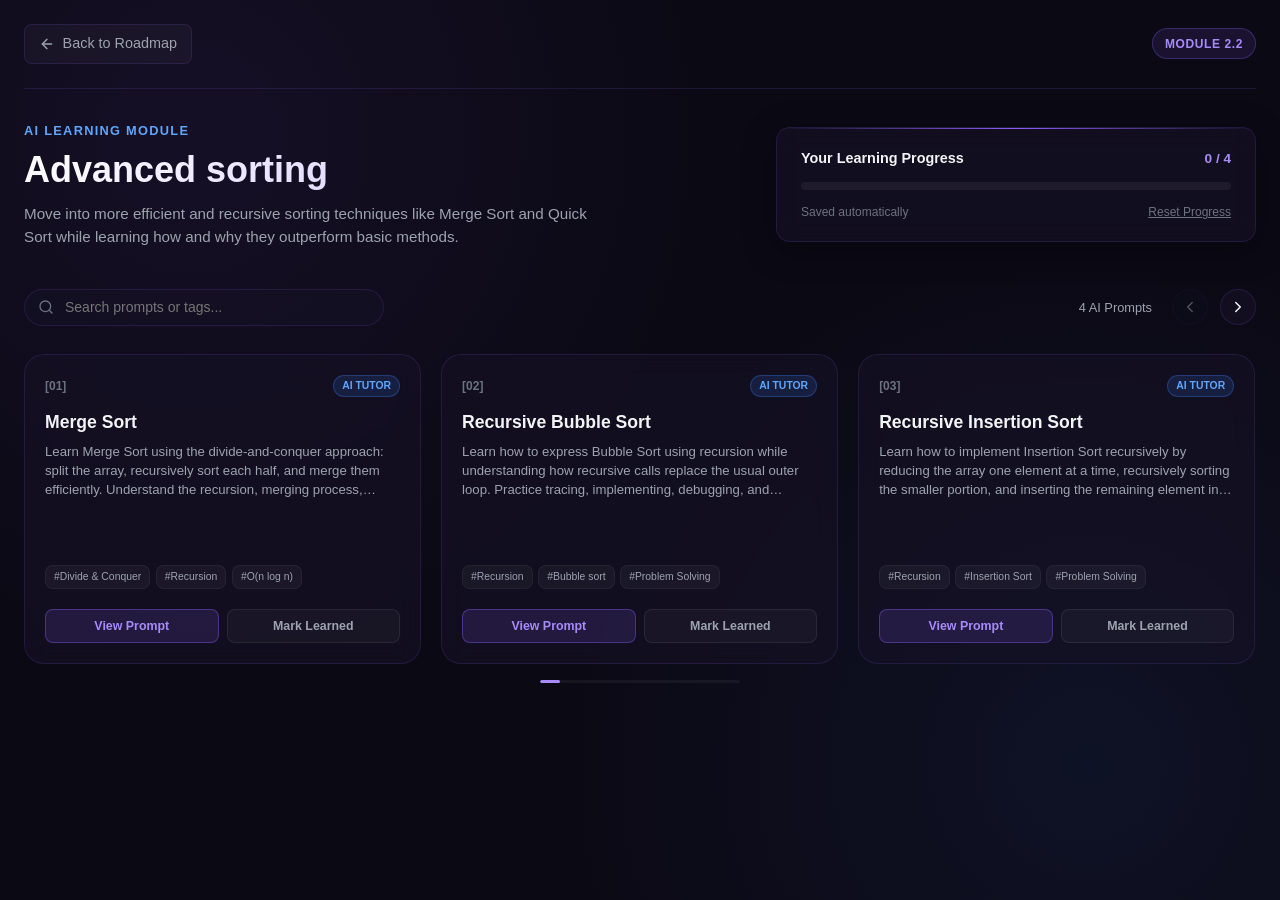
<file: 2/2.2.html>
<!DOCTYPE html>
<html lang="en">
<head>
    <meta charset="UTF-8">
    <meta name="viewport" content="width=device-width, initial-scale=1.0">
    <title>2.2 Advanced Sorting</title>
    <style>
        /* ==========================================================================
           1. DESIGN SYSTEM & CSS VARIABLES
           ========================================================================== */
        :root {
            --bg-main: #0b0914;
            --bg-card: rgba(22, 18, 38, 0.65);
            --bg-card-hover: rgba(30, 24, 52, 0.85);
            --bg-glass: rgba(255, 255, 255, 0.03);
            --bg-glass-elevated: rgba(30, 23, 50, 0.7);
            
            --border-subtle: rgba(139, 92, 246, 0.15);
            --border-glow: rgba(139, 92, 246, 0.4);
            --border-strong: rgba(168, 85, 247, 0.6);

            --accent-purple: #8b5cf6;
            --accent-purple-light: #a78bfa;
            --accent-blue: #3b82f6;
            --accent-blue-light: #60a5fa;
            --accent-cyan: #06b6d4;
            
            --text-main: #f3f4f6;
            --text-muted: #9ca3af;
            --text-dim: #6b7280;
            
            --success: #10b981;
            --success-glow: rgba(16, 185, 129, 0.2);

            --shadow-card: 0 8px 32px 0 rgba(0, 0, 0, 0.37);
            --shadow-glow: 0 0 25px rgba(139, 92, 246, 0.15);

            --radius-sm: 8px;
            --radius-md: 14px;
            --radius-lg: 20px;
            --radius-full: 9999px;

            --transition-fast: 0.2s cubic-bezier(0.4, 0, 0.2, 1);
            --transition-smooth: 0.3s cubic-bezier(0.16, 1, 0.3, 1);
        }

        /* ==========================================================================
           2. BASE & RESET
           ========================================================================== */
        *, *::before, *::after {
            box-sizing: border-box;
            margin: 0;
            padding: 0;
        }

        body {
            font-family: -apple-system, BlinkMacSystemFont, "Segoe UI", Roboto, Helvetica, Arial, sans-serif;
            background-color: var(--bg-main);
            color: var(--text-main);
            min-height: 100vh;
            line-height: 1.5;
            overflow-x: hidden;
            background-image: 
                radial-gradient(circle at 15% 15%, rgba(139, 92, 246, 0.08) 0%, transparent 40%),
                radial-gradient(circle at 85% 85%, rgba(59, 130, 246, 0.08) 0%, transparent 40%);
            background-attachment: fixed;
            -webkit-font-smoothing: antialiased;
        }

        /* Custom Scrollbar for Page */
        ::-webkit-scrollbar {
            width: 8px;
            height: 8px;
        }
        ::-webkit-scrollbar-track {
            background: var(--bg-main);
        }
        ::-webkit-scrollbar-thumb {
            background: rgba(139, 92, 246, 0.3);
            border-radius: var(--radius-full);
        }
        ::-webkit-scrollbar-thumb:hover {
            background: rgba(139, 92, 246, 0.5);
        }

        /* Focus Outline Accessibility */
        :focus-visible {
            outline: 2px solid var(--accent-purple-light);
            outline-offset: 3px;
        }

        .container {
            max-width: 1280px;
            margin: 0 auto;
            padding: 0 1.5rem;
        }

        /* ==========================================================================
           3. NAVIGATION
           ========================================================================== */
        .nav-header {
            padding: 1.5rem 0;
            display: flex;
            justify-content: space-between;
            align-items: center;
            border-bottom: 1px solid var(--border-subtle);
            margin-bottom: 2rem;
        }

        .back-link {
            display: inline-flex;
            align-items: center;
            gap: 0.5rem;
            color: var(--text-muted);
            text-decoration: none;
            font-size: 0.9rem;
            font-weight: 500;
            padding: 0.5rem 0.85rem;
            border-radius: var(--radius-sm);
            background: var(--bg-glass);
            border: 1px solid var(--border-subtle);
            transition: var(--transition-fast);
        }

        .back-link:hover {
            color: var(--text-main);
            border-color: var(--border-glow);
            background: rgba(139, 92, 246, 0.1);
            transform: translateX(-2px);
        }

        .module-badge {
            font-size: 0.75rem;
            font-weight: 700;
            letter-spacing: 0.05em;
            color: var(--accent-purple-light);
            background: rgba(139, 92, 246, 0.12);
            border: 1px solid rgba(139, 92, 246, 0.3);
            padding: 0.35rem 0.75rem;
            border-radius: var(--radius-full);
            text-transform: uppercase;
        }

        /* ==========================================================================
           4. HERO & PROGRESS SECTION
           ========================================================================== */
        .hero {
            display: grid;
            grid-template-columns: 1fr;
            gap: 2rem;
            margin-bottom: 2.5rem;
        }

        @media (min-width: 768px) {
            .hero {
                grid-template-columns: 1.2fr 0.8fr;
                align-items: center;
            }
        }

        .hero-eyebrow {
            font-size: 0.8rem;
            font-weight: 600;
            color: var(--accent-blue-light);
            text-transform: uppercase;
            letter-spacing: 0.1em;
            margin-bottom: 0.5rem;
        }

        .hero-title {
            font-size: 2.25rem;
            font-weight: 800;
            line-height: 1.2;
            margin-bottom: 0.75rem;
            background: linear-gradient(135deg, #ffffff 0%, #c4b5fd 100%);
            -webkit-background-clip: text;
            -webkit-text-fill-color: transparent;
        }

        .hero-desc {
            color: var(--text-muted);
            font-size: 0.95rem;
            max-width: 580px;
        }

        .progress-card {
            background: var(--bg-card);
            backdrop-filter: blur(12px);
            -webkit-backdrop-filter: blur(12px);
            border: 1px solid var(--border-subtle);
            border-radius: var(--radius-md);
            padding: 1.25rem 1.5rem;
            box-shadow: var(--shadow-card);
            position: relative;
            overflow: hidden;
        }

        .progress-card::before {
            content: '';
            position: absolute;
            top: 0; left: 0; right: 0; height: 1px;
            background: linear-gradient(90deg, transparent, var(--accent-purple), transparent);
        }

        .progress-header {
            display: flex;
            justify-content: space-between;
            align-items: center;
            margin-bottom: 0.75rem;
        }

        .progress-title {
            font-size: 0.9rem;
            font-weight: 600;
            color: var(--text-main);
        }

        .progress-count {
            font-size: 0.85rem;
            font-weight: 700;
            color: var(--accent-purple-light);
        }

        .progress-bar-bg {
            height: 8px;
            width: 100%;
            background: rgba(255, 255, 255, 0.06);
            border-radius: var(--radius-full);
            overflow: hidden;
            margin-bottom: 0.85rem;
        }

        .progress-bar-fill {
            height: 100%;
            width: 0%;
            background: linear-gradient(90deg, var(--accent-purple), var(--accent-blue));
            border-radius: var(--radius-full);
            transition: width 0.5s ease;
            box-shadow: 0 0 10px rgba(139, 92, 246, 0.5);
        }

        .progress-footer {
            display: flex;
            justify-content: space-between;
            align-items: center;
        }

        .btn-reset {
            background: none;
            border: none;
            color: var(--text-dim);
            font-size: 0.75rem;
            cursor: pointer;
            text-decoration: underline;
            transition: var(--transition-fast);
            padding: 0;
        }

        .btn-reset:hover {
            color: #ef4444;
        }

        /* ==========================================================================
           5. CONTROLS (SEARCH & CAROUSEL NAV)
           ========================================================================== */
        .controls-bar {
            display: flex;
            flex-direction: column;
            gap: 1rem;
            margin-bottom: 1.25rem;
        }

        @media (min-width: 640px) {
            .controls-bar {
                flex-direction: row;
                justify-content: space-between;
                align-items: center;
            }
        }

        .search-box {
            position: relative;
            flex-grow: 1;
            max-width: 360px;
        }

        .search-input {
            width: 100%;
            background: var(--bg-card);
            border: 1px solid var(--border-subtle);
            border-radius: var(--radius-full);
            padding: 0.6rem 1rem 0.6rem 2.5rem;
            color: var(--text-main);
            font-size: 0.875rem;
            transition: var(--transition-fast);
        }

        .search-input:focus {
            border-color: var(--border-glow);
            box-shadow: 0 0 12px rgba(139, 92, 246, 0.2);
            background: rgba(22, 18, 38, 0.85);
        }

        .search-icon {
            position: absolute;
            left: 0.9rem;
            top: 50%;
            transform: translateY(-50%);
            width: 16px;
            height: 16px;
            fill: none;
            stroke: var(--text-dim);
            stroke-width: 2;
            stroke-linecap: round;
            stroke-linejoin: round;
        }

        .carousel-controls {
            display: flex;
            align-items: center;
            gap: 0.75rem;
        }

        .topic-counter {
            font-size: 0.8rem;
            color: var(--text-muted);
            margin-right: 0.5rem;
        }

        .nav-btn {
            background: var(--bg-card);
            border: 1px solid var(--border-subtle);
            color: var(--text-main);
            width: 36px;
            height: 36px;
            border-radius: var(--radius-full);
            display: flex;
            align-items: center;
            justify-content: center;
            cursor: pointer;
            transition: var(--transition-fast);
        }

        .nav-btn:hover:not(:disabled) {
            background: var(--accent-purple);
            border-color: var(--accent-purple);
            box-shadow: 0 0 12px rgba(139, 92, 246, 0.4);
        }

        .nav-btn:disabled {
            opacity: 0.3;
            cursor: not-allowed;
        }

        .nav-btn svg {
            width: 18px;
            height: 18px;
            stroke: currentColor;
            stroke-width: 2;
            fill: none;
            stroke-linecap: round;
            stroke-linejoin: round;
        }

        /* ==========================================================================
           6. HORIZONTAL CAROUSEL
           ========================================================================== */
        .carousel-wrapper {
            position: relative;
            margin: 0 -1.5rem;
            padding: 0.5rem 1.5rem 1.5rem 1.5rem;
        }

        .carousel {
            display: flex;
            flex-wrap: nowrap;
            overflow-x: auto;
            scroll-snap-type: x mandatory;
            gap: 1.25rem;
            scrollbar-width: none; /* Firefox */
            -ms-overflow-style: none; /* IE/Edge */
            padding-bottom: 0.5rem;
            cursor: grab;
            user-select: none;
        }

        .carousel.active {
            cursor: grabbing;
        }

        .carousel::-webkit-scrollbar {
            display: none; /* Chrome/Safari */
        }

        /* ==========================================================================
           7. PROMPT CARD DESIGN
           ========================================================================== */
        .card {
            flex: 0 0 calc(100% - 1rem); /* Mobile Default: 1 visible */
            scroll-snap-align: start;
            background: var(--bg-card);
            backdrop-filter: blur(12px);
            -webkit-backdrop-filter: blur(12px);
            border: 1px solid var(--border-subtle);
            border-radius: var(--radius-lg);
            padding: 1.25rem;
            display: flex;
            flex-direction: column;
            justify-content: space-between;
            position: relative;
            transition: transform var(--transition-smooth), border-color var(--transition-smooth), box-shadow var(--transition-smooth);
            min-height: 310px;
        }

        @media (min-width: 640px) {
            .card {
                flex: 0 0 calc(50% - 0.75rem); /* Tablet: 2 visible */
            }
        }

        @media (min-width: 1024px) {
            .card {
                flex: 0 0 calc(33.333% - 0.85rem); /* Desktop: 3 visible */
            }
        }

        .card:hover {
            transform: translateY(-4px);
            border-color: var(--border-glow);
            box-shadow: var(--shadow-card), var(--shadow-glow);
            background: var(--bg-card-hover);
        }

        .card.learned {
            border-color: rgba(16, 185, 129, 0.3);
        }

        .card.learned::after {
            content: '';
            position: absolute;
            inset: 0;
            border-radius: var(--radius-lg);
            border: 1px solid var(--success);
            opacity: 0.2;
            pointer-events: none;
        }

        .card-header {
            display: flex;
            justify-content: space-between;
            align-items: center;
            margin-bottom: 0.85rem;
        }

        .card-num {
            font-size: 0.75rem;
            font-weight: 700;
            color: var(--text-dim);
            font-mono: monospace;
        }

        .card-badges {
            display: flex;
            gap: 0.35rem;
            align-items: center;
        }

        .ai-badge {
            font-size: 0.65rem;
            font-weight: 600;
            padding: 0.15rem 0.5rem;
            border-radius: var(--radius-full);
            background: rgba(59, 130, 246, 0.15);
            color: var(--accent-blue-light);
            border: 1px solid rgba(59, 130, 246, 0.3);
        }

        .completed-indicator {
            display: none;
            width: 18px;
            height: 18px;
            background: var(--success);
            color: #000;
            border-radius: var(--radius-full);
            align-items: center;
            justify-content: center;
            font-size: 0.65rem;
            font-weight: bold;
        }

        .card.learned .completed-indicator {
            display: flex;
        }

        .card-title {
            font-size: 1.1rem;
            font-weight: 700;
            color: var(--text-main);
            margin-bottom: 0.5rem;
            line-height: 1.3;
        }

        .card-desc {
            font-size: 0.825rem;
            color: var(--text-muted);
            margin-bottom: 1rem;
            line-height: 1.45;
            display: -webkit-box;
            -webkit-line-clamp: 3;
            -webkit-box-orient: vertical;
            overflow: hidden;
        }

        .card-tags {
            display: flex;
            flex-wrap: wrap;
            gap: 0.35rem;
            margin-bottom: 1.25rem;
        }

        .tag {
            font-size: 0.65rem;
            color: var(--text-muted);
            background: rgba(255, 255, 255, 0.04);
            padding: 0.2rem 0.5rem;
            border-radius: var(--radius-sm);
            border: 1px solid rgba(255, 255, 255, 0.05);
        }

        .card-actions {
            display: grid;
            grid-template-columns: 1fr 1fr;
            gap: 0.5rem;
            margin-top: auto;
        }

        .btn {
            font-size: 0.775rem;
            font-weight: 600;
            padding: 0.55rem 0.75rem;
            border-radius: var(--radius-sm);
            cursor: pointer;
            transition: var(--transition-fast);
            display: inline-flex;
            align-items: center;
            justify-content: center;
            gap: 0.35rem;
            border: none;
        }

        .btn-primary {
            background: rgba(139, 92, 246, 0.15);
            color: var(--accent-purple-light);
            border: 1px solid var(--border-glow);
        }

        .btn-primary:hover {
            background: var(--accent-purple);
            color: #ffffff;
            box-shadow: 0 0 12px rgba(139, 92, 246, 0.3);
        }

        .btn-secondary {
            background: rgba(255, 255, 255, 0.03);
            color: var(--text-muted);
            border: 1px solid rgba(255, 255, 255, 0.08);
        }

        .btn-secondary:hover {
            background: rgba(255, 255, 255, 0.08);
            color: var(--text-main);
        }

        .card.learned .btn-secondary {
            background: var(--success-glow);
            color: var(--success);
            border-color: rgba(16, 185, 129, 0.4);
        }

        /* Carousel Scroll Progress Bar */
        .scroll-progress-container {
            width: 100%;
            max-width: 200px;
            height: 3px;
            background: rgba(255, 255, 255, 0.05);
            margin: 0.5rem auto 0 auto;
            border-radius: var(--radius-full);
            overflow: hidden;
        }

        .scroll-progress-bar {
            height: 100%;
            width: 0%;
            background: var(--accent-purple-light);
            border-radius: var(--radius-full);
        }

        .no-results {
            width: 100%;
            text-align: center;
            padding: 3rem 1rem;
            color: var(--text-muted);
            font-size: 0.9rem;
            display: none;
        }

        /* ==========================================================================
           8. MODAL COMPONENT
           ========================================================================== */
        .modal-overlay {
            position: fixed;
            inset: 0;
            background: rgba(5, 3, 10, 0.8);
            backdrop-filter: blur(8px);
            -webkit-backdrop-filter: blur(8px);
            z-index: 1000;
            display: flex;
            align-items: center;
            justify-content: center;
            padding: 1.5rem;
            opacity: 0;
            pointer-events: none;
            transition: opacity 0.25s ease;
        }

        .modal-overlay.active {
            opacity: 1;
            pointer-events: auto;
        }

        .modal-container {
            background: var(--bg-glass-elevated);
            border: 1px solid var(--border-glow);
            box-shadow: 0 20px 50px rgba(0, 0, 0, 0.6), 0 0 30px rgba(139, 92, 246, 0.2);
            border-radius: var(--radius-lg);
            width: 100%;
            max-width: 680px;
            max-height: 85vh;
            display: flex;
            flex-direction: column;
            transform: scale(0.95) translateY(10px);
            transition: transform 0.25s cubic-bezier(0.16, 1, 0.3, 1);
            overflow: hidden;
        }

        .modal-overlay.active .modal-container {
            transform: scale(1) translateY(0);
        }

        .modal-header {
            padding: 1.25rem 1.5rem;
            border-bottom: 1px solid var(--border-subtle);
            display: flex;
            justify-content: space-between;
            align-items: center;
        }

        .modal-title {
            font-size: 1.1rem;
            font-weight: 700;
            color: var(--text-main);
        }

        .modal-close {
            background: none;
            border: none;
            color: var(--text-muted);
            cursor: pointer;
            padding: 0.25rem;
            border-radius: var(--radius-sm);
            display: flex;
            align-items: center;
            justify-content: center;
            transition: var(--transition-fast);
        }

        .modal-close:hover {
            color: var(--text-main);
            background: rgba(255, 255, 255, 0.1);
        }

        .modal-body {
            padding: 1.5rem;
            overflow-y: auto;
            font-size: 0.9rem;
            line-height: 1.6;
            color: #d1d5db;
        }

        .prompt-box {
            background: rgba(10, 8, 20, 0.6);
            border: 1px solid rgba(139, 92, 246, 0.2);
            border-radius: var(--radius-md);
            padding: 1.25rem;
            font-family: inherit;
            white-space: pre-wrap;
            word-break: break-word;
            color: #e5e7eb;

            max-height: 50vh;
            overflow-y: auto;
        }

        .modal-footer {
            padding: 1rem 1.5rem;
            border-top: 1px solid var(--border-subtle);
            display: flex;
            justify-content: flex-end;
            gap: 0.75rem;
            background: rgba(15, 11, 26, 0.5);
        }

        /* ==========================================================================
           9. TOAST SYSTEM
           ========================================================================== */
        .toast-container {
            position: fixed;
            bottom: 1.5rem;
            right: 1.5rem;
            z-index: 1100;
            display: flex;
            flex-direction: column;
            gap: 0.5rem;
            pointer-events: none;
        }

        .toast {
            background: rgba(22, 18, 38, 0.95);
            border: 1px solid var(--border-glow);
            box-shadow: 0 10px 25px rgba(0, 0, 0, 0.5);
            color: var(--text-main);
            padding: 0.75rem 1.25rem;
            border-radius: var(--radius-md);
            font-size: 0.85rem;
            font-weight: 500;
            display: flex;
            align-items: center;
            gap: 0.5rem;
            transform: translateY(20px);
            opacity: 0;
            transition: transform 0.25s ease, opacity 0.25s ease;
            backdrop-filter: blur(8px);
        }

        .toast.show {
            transform: translateY(0);
            opacity: 1;
        }

        .toast-icon {
            color: var(--success);
        }

        /* Reduced Motion */
        @media (prefers-reduced-motion: reduce) {
            *, *::before, *::after {
                animation-duration: 0.01ms !important;
                animation-iteration-count: 1 !important;
                transition-duration: 0.01ms !important;
                scroll-behavior: auto !important;
            }
        }
    </style>
</head>
<body>

    <div class="container">
        <!-- TOP NAVIGATION -->
        <nav class="nav-header">
            <a href="../roadmap.html" class="back-link">
                <svg width="16" height="16" viewBox="0 0 24 24" fill="none" stroke="currentColor" stroke-width="2" stroke-linecap="round" stroke-linejoin="round"><line x1="19" y1="12" x2="5" y2="12"></line><polyline points="12 19 5 12 12 5"></polyline></svg>
                Back to Roadmap
            </a>
            <span class="module-badge">MODULE 2.2</span>
        </nav>

        <!-- HERO & PROGRESS -->
        <header class="hero">
            <div>
                <div class="hero-eyebrow">AI LEARNING MODULE</div>
                <h1 class="hero-title">Advanced sorting</h1>
                <p class="hero-desc">
                    Move into more efficient and recursive sorting techniques like Merge Sort and Quick Sort while learning how and why they outperform basic methods.
                    
                </p>
            </div>
            
            <div class="progress-card">
                <div class="progress-header">
                    <span class="progress-title">Your Learning Progress</span>
                    <span class="progress-count" id="progressCount">0 / 15</span>
                </div>
                <div class="progress-bar-bg">
                    <div class="progress-bar-fill" id="progressBar"></div>
                </div>
                <div class="progress-footer">
                    <span style="font-size: 0.75rem; color: var(--text-dim);">Saved automatically</span>
                    <button class="btn-reset" id="btnReset" aria-label="Reset all progress">Reset Progress</button>
                </div>
            </div>
        </header>

        <!-- CONTROLS BAR -->
        <section class="controls-bar">
            <div class="search-box">
                <svg class="search-icon" viewBox="0 0 24 24"><circle cx="11" cy="11" r="8"></circle><line x1="21" y1="21" x2="16.65" y2="16.65"></line></svg>
                <input type="text" id="searchInput" class="search-input" placeholder="Search prompts or tags..." aria-label="Search prompts">
            </div>

            <div class="carousel-controls">
                <span class="topic-counter" id="topicCounter">15 AI Prompts</span>
                <button class="nav-btn" id="btnPrev" aria-label="Previous card">
                    <svg viewBox="0 0 24 24"><polyline points="15 18 9 12 15 6"></polyline></svg>
                </button>
                <button class="nav-btn" id="btnNext" aria-label="Next card">
                    <svg viewBox="0 0 24 24"><polyline points="9 18 15 12 9 6"></polyline></svg>
                </button>
            </div>
        </section>

        <!-- CAROUSEL -->
        <main class="carousel-wrapper">
            <div class="carousel" id="carousel">
                <!-- 15 Cards Populated Dynamically via JavaScript -->
            </div>
            <div class="no-results" id="noResults">No matching AI prompt modules found.</div>
            <div class="scroll-progress-container">
                <div class="scroll-progress-bar" id="scrollIndicator"></div>
            </div>
        </main>
    </div>

    <!-- PROMPT MODAL -->
    <div class="modal-overlay" id="promptModal" aria-hidden="true" role="dialog">
        <div class="modal-container" onclick="event.stopPropagation()">
            <div class="modal-header">
                <h2 class="modal-title" id="modalTitle">Topic Prompt</h2>
                <button class="modal-close" id="modalClose" aria-label="Close modal">
                    <svg width="20" height="20" viewBox="0 0 24 24" fill="none" stroke="currentColor" stroke-width="2" stroke-linecap="round" stroke-linejoin="round"><line x1="18" y1="6" x2="6" y2="18"></line><line x1="6" y1="6" x2="18" y2="18"></line></svg>
                </button>
            </div>
            <div class="modal-body">
                <div class="prompt-box" id="modalPromptText"></div>
            </div>
            <div class="modal-footer">
                <button class="btn btn-secondary" id="modalCloseBtn">Close</button>
                <button class="btn btn-primary" id="modalCopyBtn">
                    <svg width="14" height="14" viewBox="0 0 24 24" fill="none" stroke="currentColor" stroke-width="2" stroke-linecap="round" stroke-linejoin="round"><rect x="9" y="9" width="13" height="13" rx="2" ry="2"></rect><path d="M5 15H4a2 2 0 0 1-2-2V4a2 2 0 0 1 2-2h9a2 2 0 0 1 2 2v1"></path></svg>
                    Copy Prompt
                </button>
            </div>
        </div>
    </div>

    <!-- TOAST CONTAINER -->
    <div class="toast-container" id="toastContainer"></div>

    <!-- JavaScript logic -->
    <script>
        /* ==========================================================================
           1. PROMPT DATA ARRAY (15 MULTI-LANGUAGE TUTOR PROMPTS)
           ========================================================================== */
        const topics = [
            {
                id: 1,
                title: "Merge Sort",
                desc: "Learn Merge Sort using the divide-and-conquer approach: split the array, recursively sort each half, and merge them efficiently. Understand the recursion, merging process, complexity, and why it is much faster than basic O(n^2) sorts.",
                tags: ["Divide & Conquer", "Recursion", "O(n log n)"],
                prompt: `You are my personal programming and DSA tutor.

Teach me Merge Sort from beginner to advanced problem-solving level in the programming language I am currently learning.

I already know basic sorting and recursion. My goal is to deeply understand Merge Sort instead of memorizing its code.

Teach interactively and focus heavily on practice.

COVER:

1. Merge Sort intuition
- Divide and conquer
- Splitting an array into halves
- Base case
- Recursive calls
- Merging sorted halves
- Why the algorithm works

2. Dry runs
Give me small arrays and make me manually perform:
- Every split
- Every recursive call
- Every merge
- Every comparison
- Every intermediate array
- Final sorted array

Make me identify the left half, right half, midpoint, and sorted portions.

3. Merging
Teach merging deeply.

Give me two sorted arrays and make me merge them manually using pointers.

Cover:
- Different-sized halves
- Duplicate values
- Negative numbers
- One side becoming empty
- Remaining elements
- Ascending order
- Descending order

4. Implementation
Before showing code, make me explain:
- Base case
- Midpoint
- Left and right ranges
- Recursive calls
- Merge function
- Required indexes/pointers

Let me write the code myself.

Do not immediately give the solution.

Use progressive hints if I get stuck.

5. Complexity
Teach:
- Best case
- Average case
- Worst case
- Space complexity
- Why Merge Sort is O(n log n)
- Recursion depth
- Work done at each recursion level

Make me understand where the n and log n come from instead of memorizing them.

6. Stability
Explain what a stable sort means and whether Merge Sort is stable.

7. Variations
Practice:
- Ascending order
- Descending order
- Sorting a specific range
- Iterative/bottom-up Merge Sort at a basic level

8. Debugging
Give me broken Merge Sort code containing mistakes such as:
- Wrong base case
- Wrong midpoint
- Incorrect recursive ranges
- Infinite recursion
- Wrong merge boundaries
- Incorrect pointer movement
- Forgetting remaining elements
- Wrong temporary-array indexing
- Off-by-one errors

Make me find and fix the mistakes instead of giving me the corrected code immediately.

9. Comparison
Compare Merge Sort with:
- Selection Sort
- Bubble Sort
- Insertion Sort
- Quick Sort

Compare:
- Time complexity
- Space complexity
- Stability
- Main idea
- When each is useful

10. DSA applications
After I understand normal Merge Sort, gradually introduce:
- Counting inversions
- Counting elements during merging
- Merge-based problem solving
- Problems where the merge process is modified

Do not introduce these too early.

PRACTICE SYSTEM:

For every concept use:

Easy → Medium → Hard → Challenge

Give me multiple variations rather than repeating the same problem with different numbers.

Include:
- Dry-run questions
- Code-tracing questions
- Implementation problems
- Debugging problems
- Complexity questions
- Algorithm-selection questions
- Unfamiliar problems

Do not tell me which algorithm to use every time. Sometimes make me decide whether Merge Sort is appropriate.

HINT SYSTEM:

If I get stuck:

Hint 1 → Ask a guiding question.

Hint 2 → Point me toward the relevant part.

Hint 3 → Give me a stronger clue.

Hint 4 → Help me construct the approach.

Only give the full solution after I have attempted it or explicitly ask for it.

IMPORTANT:

Use about 20% explanation and 80% practice.

Do not turn this into a long theory lecture.

Make me:
- Think before coding
- Draw the splitting process
- Perform merges manually
- Dry-run recursive calls
- Explain the algorithm in my own words
- Analyze complexity
- Debug my own code

At the end of the lesson, give me:
- 5 dry-run questions
- 3 code-tracing questions
- 3 implementation problems
- 3 debugging problems
- 3 complexity questions
- 2 Merge Sort application problems
- 1 unfamiliar challenge

Do not reveal the answers immediately.

The final goal is that I can implement Merge Sort from scratch, explain why it works, dry-run it, debug it, analyze its complexity, and use its merge technique in harder DSA problems.

Start with a very small array and teach me the splitting and merging process before giving me the complete implementation.`
            },
            {
                id: 2,
                title: "Recursive Bubble Sort",
                desc: "Learn how to express Bubble Sort using recursion while understanding how recursive calls replace the usual outer loop. Practice tracing, implementing, debugging, and analyzing its recursive structure and complexity.",
                tags: ["Recursion", "Bubble sort", "Problem Solving"],
                prompt: `You are my personal programming and DSA tutor.

Teach me Recursive Bubble Sort in the programming language I am currently learning.

I already understand normal Bubble Sort and basic recursion. My goal is to understand how Bubble Sort can be converted into a recursive algorithm instead of simply memorizing the recursive code.

Focus heavily on understanding and practice.

FIRST, REVISE THE IDEA

Briefly make sure I understand normal Bubble Sort:

Compare adjacent elements → swap if needed → one largest element reaches its correct position.

Then explain how the outer loop of Bubble Sort can be replaced with recursion.

Make me discover the relationship instead of simply telling me the code.

RECURSIVE STRUCTURE

Teach me:

- Base case
- Recursive case
- Adjacent comparisons
- One pass of Bubble Sort
- What becomes sorted after each pass
- How the problem size decreases
- How recursion replaces the outer loop
- What happens when the recursive call returns

Use a small array and make me trace every recursive call.

DRY RUN

Give me arrays and make me determine:

- Current recursion level
- Current unsorted range
- Comparisons performed
- Swaps performed
- Element placed in its final position
- Next recursive call
- Final sorted array

Make me draw the recursion process myself.

IMPLEMENTATION

Before showing code, ask me:

- What should the base case be?
- What does one recursive call accomplish?
- How does the problem size decrease?
- Which loop is still needed?
- Where should the recursive call happen?

Let me write the implementation myself.

If I get stuck, use progressive hints:

Hint 1 → Ask what one complete Bubble Sort pass accomplishes.

Hint 2 → Ask what part of the array can be ignored afterward.

Hint 3 → Help me determine the smaller problem for the next recursive call.

Hint 4 → Help me construct the recursive function.

Do not immediately give me the complete solution.

OPTIMIZED VERSION

After I understand the basic recursive version, teach me how the "no swaps" optimization can be incorporated.

Make me understand:

- Why an already sorted array can stop early
- How a swap flag works
- How the optimization changes best-case behavior
- Why the worst-case complexity remains O(n²)

Let me implement the optimization myself.

COMPLEXITY

Teach me:

- Best-case time complexity
- Average-case time complexity
- Worst-case time complexity
- Space complexity
- Recursion depth
- Number of comparisons

Compare the recursive and iterative versions.

Make me understand that recursion adds stack space even though the sorting logic remains similar.

DEBUGGING

Give me broken Recursive Bubble Sort programs containing mistakes such as:

- Missing base case
- Incorrect recursive condition
- Recursive call not reducing the problem
- Wrong loop boundaries
- Incorrect adjacent comparison
- Wrong swap condition
- Recursive call in the wrong place
- Incorrect optimization flag

Make me find and fix the mistakes.

Do not immediately give me the corrected code.

PROBLEM PRACTICE

Give me problems involving:

- Dry-running recursive Bubble Sort
- Predicting output
- Finding the number of recursive calls
- Finding the number of comparisons
- Implementing from scratch
- Converting iterative Bubble Sort to recursive Bubble Sort
- Converting ascending to descending
- Debugging code
- Handling duplicates
- Already sorted arrays
- Reverse-sorted arrays
- Negative numbers
- Edge cases

Use difficulty levels:

Easy → Medium → Hard → Challenge

Do not repeat the same problem with only different numbers.

COMPARISON

Compare:

- Iterative Bubble Sort
- Recursive Bubble Sort
- Selection Sort
- Insertion Sort

Focus on:

- How they work
- Time complexity
- Space complexity
- Recursion
- Best-case behavior
- Practical usefulness

MIXED TEST

After teaching the concept, give me:

- 5 dry-run questions
- 3 recursion-tracing questions
- 3 implementation problems
- 3 debugging problems
- 3 complexity questions
- 2 iterative-to-recursive conversion problems
- 1 unfamiliar challenge

Do not reveal solutions immediately.

HINT SYSTEM

If I get stuck:

Hint 1 → Ask a guiding question.

Hint 2 → Point toward the relevant part of the algorithm.

Hint 3 → Give a stronger clue.

Hint 4 → Help construct the recursive logic.

Only give the full solution after I have attempted it or explicitly ask for it.

IMPORTANT TEACHING STYLE

Use approximately:

20% explanation
80% active practice.

Do not turn this into a long theory lecture.

Make me:
- Think before coding
- Trace recursive calls
- Identify the base case
- Explain how the problem gets smaller
- Dry-run the sorting process
- Analyze complexity
- Debug my own code

The final goal is that I can take normal Bubble Sort, understand how its repeated passes translate into recursion, implement Recursive Bubble Sort from scratch, trace it, debug it, analyze its complexity, and modify it without copying a solution.

Start with a tiny array and let me manually perform one recursive Bubble Sort pass before showing any implementation.`
            },


            {
                id: 3,
                title: "Recursive Insertion Sort",
                desc: "Learn how to implement Insertion Sort recursively by reducing the array one element at a time, recursively sorting the smaller portion, and inserting the remaining element in its correct position.",
                tags: ["Recursion", "Insertion Sort", "Problem Solving"],
                prompt: `You are my personal programming and DSA tutor.

Teach me Recursive Insertion Sort in the programming language I am currently learning.

I already understand normal Insertion Sort and basic recursion. My goal is to understand how Insertion Sort can be converted into a recursive approach, not memorize the code.

Focus heavily on understanding, dry-runs, implementation, debugging, and practice.

FIRST, REVISE NORMAL INSERTION SORT

Briefly revise:

- Sorted and unsorted portions
- Key/current element
- Shifting elements
- Inserting the key
- Why the sorted portion remains sorted

Then explain how the iterative outer loop can be replaced with recursion.

RECURSIVE THINKING

Teach me to identify:

- Base case
- Recursive case
- Smaller version of the problem
- What should be recursively sorted
- What element remains to be inserted
- What happens after the recursive call returns

Make me discover the recursive structure instead of immediately showing the solution.

CORE IDEA

Help me understand this process:

Recursively sort the smaller portion → take the remaining element → insert it into the correct position.

Use a tiny array first.

DRY RUN

Give me small arrays and make me manually trace:

- Every recursive call
- Current array/range
- Base case
- Returning from recursion
- Key element
- Elements being shifted
- Final insertion position
- Array after each insertion

Give me partially completed dry-runs and make me fill in the missing steps.

IMPLEMENTATION

Before showing code, ask me:

- What should the base case be?
- What should the recursive call sort?
- Which element will be inserted after returning?
- How do we shift larger elements?
- Where should the key be inserted?
- What should happen when the key belongs at the beginning or end?

Let me write the code myself.

If I get stuck, use progressive hints:

Hint 1 → Ask what the smallest problem is.

Hint 2 → Ask what happens after the smaller portion is sorted.

Hint 3 → Help me identify the key element.

Hint 4 → Help me construct the insertion logic.

Do not immediately give me the complete solution.

COMPLEXITY

Teach me:

- Best-case time complexity
- Average-case time complexity
- Worst-case time complexity
- Space complexity
- Recursion depth
- Number of shifts and comparisons

Explain WHY the complexity occurs.

Compare recursive Insertion Sort with iterative Insertion Sort and explain the additional recursion stack space.

EDGE CASES

Give me practice with:

- Already sorted arrays
- Reverse-sorted arrays
- Duplicate values
- All equal values
- One-element arrays
- Empty arrays where applicable
- Negative numbers
- Very small arrays
- Nearly sorted arrays

Make me predict the recursive behavior before running anything.

DEBUGGING

Give me incorrect Recursive Insertion Sort code containing mistakes such as:

- Missing base case
- Wrong recursive range
- Recursive call not reducing the problem
- Wrong key element
- Incorrect shifting
- Losing the key value
- Incorrect insertion position
- Wrong index movement
- Incorrect ascending/descending condition

Make me find and fix the errors.

Do not immediately give me the corrected code.

VARIATIONS

After I understand the normal version, practice:

- Ascending order
- Descending order
- Sorting a specific range
- Different comparison conditions where appropriate
- Converting iterative Insertion Sort into recursive Insertion Sort

Make me derive the changes instead of memorizing another implementation.

COMPARISON

Compare:

- Iterative Insertion Sort
- Recursive Insertion Sort
- Recursive Bubble Sort
- Selection Sort
- Merge Sort

Focus on:

- Main idea
- Time complexity
- Space complexity
- Recursion
- Best-case behavior
- Practical usefulness

Do not teach the other algorithms in depth because they are separate topics.

PROBLEM PRACTICE

Use:

Easy → Medium → Hard → Challenge

Give me multiple variations involving:

- Dry-running
- Recursion tracing
- Predicting output
- Counting recursive calls
- Counting shifts
- Counting comparisons
- Writing the algorithm
- Implementing from scratch
- Debugging
- Iterative-to-recursive conversion
- Ascending/descending modifications
- Unfamiliar problems

Do not make every problem explicitly say "Use Recursive Insertion Sort."

Sometimes make me decide whether recursion or iteration is more appropriate.

HINT SYSTEM

If I get stuck:

Hint 1 → Ask a guiding question.

Hint 2 → Point toward the smaller subproblem.

Hint 3 → Give a stronger clue.

Hint 4 → Help me construct the recursive logic.

Only reveal the complete solution after I have attempted it or explicitly ask for it.

FINAL TEST

After enough practice, give me:

- 5 dry-run questions
- 3 recursion-tracing questions
- 3 implementation problems
- 3 debugging problems
- 3 complexity questions
- 2 iterative-to-recursive conversion problems
- 2 algorithm-comparison questions
- 1 unfamiliar challenge

Do not reveal answers immediately.

Evaluate:

- Understanding of recursion
- Understanding of insertion sort
- Base-case selection
- Recursive problem reduction
- Shifting/insertion logic
- Implementation
- Debugging
- Complexity analysis
- Ability to solve unfamiliar problems

PROGRESS TRACKING

At the end of each session tell me:

1. What I understood well
2. What I got wrong
3. Repeated mistakes
4. What I should revise
5. My current difficulty level
6. What I should practice next

IMPORTANT TEACHING STYLE

Use approximately:

20% explanation
80% active problem solving

Do not turn this into a long theory lecture.

Do not spoon-feed code.

Make me think before coding.

Make me trace the recursion.

Make me identify the base case.

Make me explain why the smaller problem works.

Make me derive the insertion step.

The final goal is that I can independently convert Insertion Sort into a recursive solution, implement it from scratch, trace every recursive call, debug it, analyze its complexity, and solve unfamiliar recursive sorting problems.

Start with a tiny array and make me manually trace the recursive approach before showing any implementation.`
            },
             {
                 id: 4,
                 title: "Quick Sort",
                 desc: "Learn Quick Sort using divide-and-conquer and partitioning, then practice choosing pivots, tracing partitions, implementing recursively, and analyzing its performance.",
                 tags: ["Divide & Conquer", "Partitioning", "O(n log n)"],
                 prompt: `You are my personal programming and DSA tutor.

Teach me Quick Sort from beginner level to strong DSA problem-solving level in the programming language I am currently learning.

I already understand basic sorting, recursion, and the idea of divide and conquer. I want to deeply understand Quick Sort rather than memorize its code.

Make this module heavily practice-focused.

START WITH THE INTUITION

Explain:
- What Quick Sort is
- Why it uses divide and conquer
- What a pivot is
- What partitioning means
- How elements are divided around the pivot
- Why the pivot eventually reaches its correct position
- Why the subarrays can then be solved recursively

Use a simple real-world analogy first.

Do not immediately give me the complete code.

PIVOT AND PARTITIONING

Teach partitioning very carefully because it is the most important part.

Explain different pivot choices:
- First element
- Last element
- Middle element
- Random pivot

Start with one simple partition method before introducing alternatives.

Give me small arrays and make me manually determine:
- Pivot
- Elements smaller than the pivot
- Elements greater than the pivot
- Pivot's final position
- Left subarray
- Right subarray

Make me perform the partition step by step.

DRY RUN

Give me complete Quick Sort examples and make me trace:

1. Pivot selection
2. Partitioning
3. Pivot placement
4. Left recursive call
5. Right recursive call
6. Base cases
7. Final sorted array

Also give me partially completed recursion trees and make me fill in the missing steps.

Make me understand exactly what happens during both partitioning and recursion.

IMPLEMENTATION

Before showing code, ask me:

- What is the base case?
- How is the pivot selected?
- What does the partition function return?
- What happens to the elements smaller than the pivot?
- What happens to larger elements?
- What ranges are passed into the recursive calls?

Let me write the implementation myself.

If I get stuck, use progressive hints:

Hint 1 → Ask what the partition step must accomplish.

Hint 2 → Help me reason about the pivot.

Hint 3 → Help me identify the required indexes/pointers.

Hint 4 → Help me construct the recursive calls.

Do not immediately give me the complete solution.

PARTITION VARIATIONS

After I understand one partition method, introduce other common approaches conceptually, such as:

- Lomuto partition
- Hoare partition

Explain the difference between them and make me understand that their implementations and returned indexes are different.

Do not overwhelm me with both at the beginning.

COMPLEXITY

Teach deeply:

- Best-case time complexity
- Average-case time complexity
- Worst-case time complexity
- Space complexity
- Recursion depth
- Why the average case is O(n log n)
- Why the worst case can become O(n²)

Use recursion trees and simple examples to show why balanced and unbalanced partitions behave differently.

PIVOT CHOICE

Show me why pivot selection matters.

Compare:
- Good/balanced pivot
- Very small pivot
- Very large pivot
- Already sorted input
- Reverse-sorted input

Explain why poor pivot choices can create highly unbalanced recursive calls.

Then introduce random pivot selection at a basic level.

EDGE CASES

Give me Quick Sort examples involving:

- Already sorted arrays
- Reverse-sorted arrays
- Duplicate values
- All equal values
- Negative numbers
- One element
- Two elements
- Empty arrays where applicable
- Very small arrays

Make me predict the partition and recursion behavior.

DEBUGGING

Give me broken Quick Sort implementations containing mistakes such as:

- Incorrect base case
- Wrong recursive range
- Wrong pivot index
- Incorrect partition boundaries
- Incorrect pointer movement
- Incorrect comparison condition
- Infinite recursion
- Forgetting to place the pivot correctly
- Using the wrong returned partition index

Make me find and fix the mistakes.

Do not immediately provide the corrected code.

VARIATIONS

After I understand standard Quick Sort, practice:

- Ascending order
- Descending order
- Different pivot choices
- Randomized pivot
- Sorting a specific range
- Handling duplicate-heavy arrays

Make me derive the changes instead of memorizing separate code.

QUICK SORT VS OTHER SORTS

Compare Quick Sort with:

- Selection Sort
- Bubble Sort
- Insertion Sort
- Merge Sort

Compare:

- Main idea
- Divide and conquer
- Time complexity
- Space complexity
- Stability
- Best case
- Average case
- Worst case
- Practical performance
- When each algorithm is useful

Do not teach the other algorithms again in depth.

PROBLEM-SOLVING PRACTICE

Use:

Easy → Medium → Hard → Challenge

Give me multiple variations involving:

- Manual partitioning
- Dry-running
- Recursion tracing
- Predicting output
- Finding pivot positions
- Counting comparisons
- Counting recursive calls
- Implementing Quick Sort
- Implementing partition
- Debugging
- Changing pivot strategies
- Ascending/descending modifications
- Unfamiliar Quick Sort problems

Do not make every problem explicitly say "Use Quick Sort."

Sometimes give me a problem and make me decide whether Quick Sort is appropriate.

HINT SYSTEM

If I get stuck:

Hint 1 → Ask a guiding question.

Hint 2 → Point me toward the partition or recursion step.

Hint 3 → Give a stronger clue.

Hint 4 → Help me construct the approach.

Only reveal the full solution after I have attempted it or explicitly ask for it.

APPLICATIONS

After I understand Quick Sort itself, introduce the connection between partitioning and problems such as:

- Finding the kth smallest/largest element
- Quickselect intuition
- Partition-based problem solving

Do not go deeply into Quickselect until I understand Quick Sort's partitioning.

MOCK TEST

After enough practice, give me:

- 5 partition dry-runs
- 3 recursion-tree questions
- 3 code-tracing questions
- 3 implementation problems
- 3 debugging problems
- 3 complexity questions
- 2 pivot-selection questions
- 2 comparison questions
- 2 partition-based problems
- 1 unfamiliar challenge

Do not reveal answers immediately.

Evaluate:

- Pivot understanding
- Partitioning
- Recursion
- Implementation
- Debugging
- Complexity analysis
- Problem recognition
- Ability to handle unfamiliar inputs

PROGRESS TRACKING

At the end of each session tell me:

1. What I understood well
2. What I got wrong
3. Mistakes I repeatedly make
4. What I should revise
5. My current difficulty level
6. What I should practice next

IMPORTANT TEACHING STYLE

Use approximately:

20% explanation
80% active problem solving.

Do not turn this into a long theory lecture.

Do not spoon-feed code.

Make me think before coding.

Make me manually perform partitioning.

Make me trace the recursion.

Make me explain why the pivot reaches its correct position.

Make me analyze balanced versus unbalanced partitions.

The final goal is that I can implement Quick Sort from scratch, perform partitioning correctly, trace its recursion, choose and understand pivot strategies, debug it, analyze its complexity, and recognize partition-based techniques in harder DSA problems.

Start with a tiny array and let me manually perform one partition before showing the implementation.`
             },
//             {
//                 id: 5,
//                 title: "Interactive Bug Hunting",
//                 desc: "Improve debugging skills by diagnosing subtle logic errors and memory leaks.",
//                 tags: ["Debugging", "Edge Cases", "Analysis"],
//                 prompt: `Act as a code reviewer. Present a snippet of code implementing [INSERT TOPIC, e.g., Binary Search / Stack implementation] containing 2 subtle logic bugs or edge-case failures.

// Write the code in C++, Java, or Python.
// Do NOT reveal what the bugs are.
// Ask me to locate the bugs, explain WHY they cause failures, and provide corrected lines. 

// Wait for my response before evaluating my debug analysis.`
//             },
//             {
//                 id: 6,
//                 title: "Common Pitfalls & Anti-Patterns",
//                 desc: "Learn what NOT to do and avoid classic beginner mistakes in DSA.",
//                 tags: ["Best Practices", "Pitfalls", "Clean Code"],
//                 prompt: `Act as a senior software engineer. Explain the 3 most common mistakes students make when learning or implementing [INSERT TOPIC, e.g., Dynamic Programming / Recursion / Memory Allocation].

// For each mistake:
// 1. Show the "bad" pattern code snippet.
// 2. Explain why it fails (performance hit, stack overflow, memory leak, bug).
// 3. Show the refactored "good" pattern.

// After showing these, give me a tiny code challenge where I must identify and fix one of these anti-patterns.`
//             },
//             {
//                 id: 7,
//                 title: "Real-World System Analogy",
//                 desc: "Connect abstract data structures to actual production systems and software.",
//                 tags: ["Analogy", "System Design", "Context"],
//                 prompt: `Act as a system architect. Explain [INSERT DSA TOPIC, e.g., Queues / Heaps / Graphs] by mapping it directly to a real-world software system (e.g., printer job queues, priority event schedulers, social networks).

// Explain:
// 1. How the data structure powers the actual feature.
// 2. Why alternative structures would fail in this scenario.
// 3. How this translates to code in C++, Java, or Python.

// End by giving me a mini system requirement and asking me to choose the best data structure for it.`
//             },
//             {
//                 id: 8,
//                 title: "Step-by-Step Algorithm Builder",
//                 desc: "Break complex multi-step algorithms down into easy digestible micro-steps.",
//                 tags: ["Algorithms", "Step-by-Step", "Structure"],
//                 prompt: `Act as a DSA instructor. We are going to build [INSERT ALGORITHM, e.g., Merge Sort / Dijkstra's Algorithm] step-by-step.

// Divide the implementation into 3 progressive phases (e.g., Base setup -> Core Logic -> Cleanup/Optimization).
// Provide Phase 1 instructions and skeleton code only. 
// Ask me to fill in the missing logic for Phase 1.

// Do NOT proceed to Phase 2 until I correctly submit Phase 1 code.`
//             },
//             {
//                 id: 9,
//                 title: "Problem-Solving Strategy Breakdown",
//                 desc: "Learn the exact mental blueprint to break down unsolved LeetCode problems.",
//                 tags: ["Problem Solving", "Strategy", "LeetCode"],
//                 prompt: `Act as a competitive programming coach. I am trying to solve a problem related to [INSERT TOPIC, e.g., Two Pointers / Sliding Window].

// Teach me the mental framework to recognize when to apply this technique.
// 1. What pattern keywords in a problem description signal this pattern?
// 2. What are the standard state variables needed?
// 3. What is the boilerplate template in C++, Java, and Python?

// Give me an unprompted problem description at the end and ask me to identify the pattern and state variables without writing full code.`
//             },
//             {
//                 id: 10,
//                 title: "DSA Deep Application & Trade-offs",
//                 desc: "Compare Big-O time/space complexities across different implementations.",
//                 tags: ["Complexity", "Big-O", "Performance"],
//                 prompt: `Act as an algorithm analyst. I want to analyze the Time and Space complexity of [INSERT TOPIC/ALGORITHM].

// Break down:
// 1. Best-case, Average-case, and Worst-case time complexity with scenarios.
// 2. Auxiliary space complexity.
// 3. How hardware aspects (like CPU Cache Locality) affect this structure (e.g., Array vs Linked List).

// Provide a comparison table, then test me with a hypothetical scenario asking which structure performs faster.`
//             },
//             {
//                 id: 11,
//                 title: "Edge Case & Boundary Stress Test",
//                 desc: "Identify sneaky edge cases that break production code and pass test suites.",
//                 tags: ["Edge Cases", "Testing", "Robustness"],
//                 prompt: `Act as a QA Lead. I am writing code for [INSERT ALGORITHM/DATA STRUCTURE, e.g., Binary Search Tree Insertion].

// List the 5 crucial edge cases I MUST test to ensure my code doesn't crash in production (e.g., empty input, single element, duplicates, maximum bounds, negative values).

// Ask me to pick one edge case and write the defensive code check for it in C++, Java, or Python.`
//             },
//             {
//                 id: 12,
//                 title: "Comparative Analysis (X vs Y)",
//                 desc: "Understand differences, trade-offs, and when to pick one tool over another.",
//                 tags: ["Comparison", "Trade-offs", "Decision"],
//                 prompt: `Act as a tech lead. I am confused about when to use [CONCEPT A, e.g., BFS] versus [CONCEPT B, e.g., DFS].

// Compare them across:
// 1. Core mechanism difference.
// 2. Memory footprint comparison.
// 3. Ideal use cases for Concept A vs Concept B.
// 4. Language-specific standard library availability (C++ STL, Java Collections, Python modules).

// Give me 2 real-world problem scenarios and ask me to decide which one to use for each, with justification.`
//             },
//             {
//                 id: 13,
//                 title: "Feynman Technique (Teach-Back)",
//                 desc: "Solidify your mastery by explaining concepts back to the AI in simple terms.",
//                 tags: ["Feynman", "Teaching", "Mastery"],
//                 prompt: `Act as a curious high school student learning programming. I am going to explain [INSERT TOPIC, e.g., How Dynamic Programming Memoization Works] to you in my own words.

// Your role:
// 1. Listen to my explanation.
// 2. Call out any gaps, inaccuracies, or overly complex terms I used.
// 3. Ask a probing clarifying question to see if I truly grasp the underlying mechanics.

// Say 'I am ready! Explain [INSERT TOPIC] to me like I am 15 years old.' to start.`
//             },
//             {
//                 id: 14,
//                 title: "Progressive Difficulty Challenges",
//                 desc: "Level up your problem-solving through Easy, Medium, and Hard variations.",
//                 tags: ["Challenges", "Progression", "Practice"],
//                 prompt: `Act as a coding interview coach for [INSERT TOPIC, e.g., Monotonic Stack].

// Give me 3 problem descriptions in increasing difficulty:
// - Level 1: Easy (Warmup)
// - Level 2: Medium (Standard Interview)
// - Level 3: Hard (Advanced Application)

// Do NOT give code or solutions. Present Level 1 first and ask me to write pseudocode or code in my preferred language. I will submit solutions one by one.`
//             },
//             {
//                 id: 15,
//                 title: "Comprehensive Final Assessment",
//                 desc: "Validate your complete module mastery with a realistic evaluation test.",
//                 tags: ["Assessment", "Evaluation", "Final Test"],
//                 prompt: `Act as a senior university professor evaluating my mastery of [INSERT MODULE/TOPIC, e.g., Trees & Graphs].

// Provide a 3-part comprehensive assessment:
// 1. Conceptual Multiple Choice (1 Question)
// 2. Complexity Evaluation (1 Question)
// 3. Code Implementation Task (1 Practical Problem)

// Present all 3 parts at once. Ask me to reply with my answers. Once I reply, give me a detailed score breakdown and actionable feedback for areas of improvement.`
//             }
        ];

        /* ==========================================================================
           2. DOM REFERENCES
           ========================================================================== */
        const carousel = document.getElementById('carousel');
        const progressBar = document.getElementById('progressBar');
        const progressCount = document.getElementById('progressCount');
        const btnReset = document.getElementById('btnReset');
        const btnPrev = document.getElementById('btnPrev');
        const btnNext = document.getElementById('btnNext');
        const searchInput = document.getElementById('searchInput');
        const topicCounter = document.getElementById('topicCounter');
        const noResults = document.getElementById('noResults');
        const scrollIndicator = document.getElementById('scrollIndicator');

        // Modal DOM
        const promptModal = document.getElementById('promptModal');
        const modalTitle = document.getElementById('modalTitle');
        const modalPromptText = document.getElementById('modalPromptText');
        const modalClose = document.getElementById('modalClose');
        const modalCloseBtn = document.getElementById('modalCloseBtn');
        const modalCopyBtn = document.getElementById('modalCopyBtn');
        const toastContainer = document.getElementById('toastContainer');

        /* ==========================================================================
           3. STATE & LOCALSTORAGE MANAGEMENT
           ========================================================================== */
        const STORAGE_KEY = 'arewecooked_module_1_2_progress';
        let learnedState = JSON.parse(localStorage.getItem(STORAGE_KEY)) || {};
        let activePromptText = '';

        function saveProgress() {
            localStorage.setItem(STORAGE_KEY, JSON.stringify(learnedState));
            updateProgressUI();
        }

        function updateProgressUI() {
            const completedCount = Object.values(learnedState).filter(Boolean).length;
            const total = topics.length;
            const percentage = (completedCount / total) * 100;

            progressBar.style.width = `${percentage}%`;
            progressCount.textContent = `${completedCount} / ${total}`;
        }

        /* ==========================================================================
           4. RENDER CAROUSEL CARDS
           ========================================================================== */
        function renderCards(filteredTopics = topics) {
            carousel.innerHTML = '';
            
            if (filteredTopics.length === 0) {
                noResults.style.display = 'block';
                topicCounter.textContent = '0 AI Prompts';
                return;
            } else {
                noResults.style.display = 'none';
                topicCounter.textContent = `${filteredTopics.length} AI Prompts`;
            }

            filteredTopics.forEach((topic) => {
                const isLearned = !!learnedState[topic.id];
                const card = document.createElement('article');
                card.className = `card ${isLearned ? 'learned' : ''}`;
                card.dataset.id = topic.id;

                const formattedNum = String(topic.id).padStart(2, '0');

                card.innerHTML = `
                    <div>
                        <div class="card-header">
                            <span class="card-num">[${formattedNum}]</span>
                            <div class="card-badges">
                                <span class="ai-badge">AI TUTOR</span>
                                <div class="completed-indicator" title="Marked as Learned">✓</div>
                            </div>
                        </div>
                        <h3 class="card-title">${topic.title}</h3>
                        <p class="card-desc">${topic.desc}</p>
                    </div>
                    <div>
                        <div class="card-tags">
                            ${topic.tags.map(t => `<span class="tag">#${t}</span>`).join('')}
                        </div>
                        <div class="card-actions">
                            <button class="btn btn-primary btn-view" onclick="openModal(${topic.id})">
                                View Prompt
                            </button>
                            <button class="btn btn-secondary btn-learn" onclick="toggleLearned(${topic.id})">
                                ${isLearned ? '✓ Learned' : 'Mark Learned'}
                            </button>
                        </div>
                    </div>
                `;
                carousel.appendChild(card);
            });

            updateCarouselButtons();
            updateScrollIndicator();
        }

        /* ==========================================================================
           5. INTERACTION & LEARNED TOGGLE
           ========================================================================== */
        window.toggleLearned = function(id) {
            learnedState[id] = !learnedState[id];
            saveProgress();

            const card = carousel.querySelector(`.card[data-id="${id}"]`);
            if (card) {
                const btn = card.querySelector('.btn-learn');
                if (learnedState[id]) {
                    card.classList.add('learned');
                    btn.textContent = '✓ Learned';
                    showToast('✓ Marked topic as learned');
                } else {
                    card.classList.remove('learned');
                    btn.textContent = 'Mark Learned';
                    showToast('Topic marked as unlearned');
                }
            }
        };

        btnReset.addEventListener('click', () => {
            if (confirm("Are you sure you want to reset your progress for Module 2.2?")) {
                learnedState = {};
                saveProgress();
                renderCards(getFilteredTopics());
                showToast("Progress reset successfully");
            }
        });

        /* ==========================================================================
           6. SEARCH & FILTER
           ========================================================================== */
        function getFilteredTopics() {
            const query = searchInput.value.toLowerCase().trim();
            if (!query) return topics;
            return topics.filter(t => 
                t.title.toLowerCase().includes(query) ||
                t.desc.toLowerCase().includes(query) ||
                t.tags.some(tag => tag.toLowerCase().includes(query))
            );
        }

        searchInput.addEventListener('input', () => {
            renderCards(getFilteredTopics());
            carousel.scrollLeft = 0;
        });

        /* ==========================================================================
           7. HORIZONTAL CAROUSEL DRAG & SCROLL LOGIC
           ========================================================================== */
        let isDown = false;
        let startX;
        let scrollLeftPos;

        carousel.addEventListener('mousedown', (e) => {
            // Avoid drag initiation when clicking buttons inside cards
            if (e.target.closest('button')) return;
            isDown = true;
            carousel.classList.add('active');
            startX = e.pageX - carousel.offsetLeft;
            scrollLeftPos = carousel.scrollLeft;
        });

        carousel.addEventListener('mouseleave', () => {
            isDown = false;
            carousel.classList.remove('active');
        });

        carousel.addEventListener('mouseup', () => {
            isDown = false;
            carousel.classList.remove('active');
        });

        carousel.addEventListener('mousemove', (e) => {
            if (!isDown) return;
            e.preventDefault();
            const x = e.pageX - carousel.offsetLeft;
            const walk = (x - startX) * 1.8; // Scroll sensitivity multiplier
            carousel.scrollLeft = scrollLeftPos - walk;
        });

        // Navigation Arrows
        btnPrev.addEventListener('click', () => {
            const cardWidth = carousel.querySelector('.card')?.offsetWidth || 300;
            carousel.scrollBy({ left: -(cardWidth + 20), behavior: 'smooth' });
        });

        btnNext.addEventListener('click', () => {
            const cardWidth = carousel.querySelector('.card')?.offsetWidth || 300;
            carousel.scrollBy({ left: cardWidth + 20, behavior: 'smooth' });
        });

        carousel.addEventListener('scroll', () => {
            updateCarouselButtons();
            updateScrollIndicator();
        });

        function updateCarouselButtons() {
            const maxScroll = carousel.scrollWidth - carousel.clientWidth;
            btnPrev.disabled = carousel.scrollLeft <= 5;
            btnNext.disabled = carousel.scrollLeft >= maxScroll - 5 || maxScroll <= 0;
        }

        function updateScrollIndicator() {
            const maxScroll = carousel.scrollWidth - carousel.clientWidth;
            if (maxScroll <= 0) {
                scrollIndicator.style.width = '100%';
                return;
            }
            const scrollPercent = (carousel.scrollLeft / maxScroll) * 100;
            scrollIndicator.style.width = `${Math.min(100, Math.max(10, scrollPercent))}%`;
        }

        /* ==========================================================================
           8. MODAL & CLIPBOARD LOGIC
           ========================================================================== */
        window.openModal = function(id) {
            const topic = topics.find(t => t.id === id);
            if (!topic) return;

            modalTitle.textContent = `${String(topic.id).padStart(2, '0')}. ${topic.title}`;
            modalPromptText.textContent = topic.prompt;
            activePromptText = topic.prompt;

            promptModal.classList.add('active');
            promptModal.setAttribute('aria-hidden', 'false');
            document.body.style.overflow = 'hidden'; // Lock background scroll
        };

        function closeModal() {
            promptModal.classList.remove('active');
            promptModal.setAttribute('aria-hidden', 'true');
            document.body.style.overflow = '';
        }

        modalClose.addEventListener('click', closeModal);
        modalCloseBtn.addEventListener('click', closeModal);
        promptModal.addEventListener('click', closeModal);

        document.addEventListener('keydown', (e) => {
            if (e.key === 'Escape' && promptModal.classList.contains('active')) {
                closeModal();
            }
        });

        modalCopyBtn.addEventListener('click', () => {
            if (!activePromptText) return;
            navigator.clipboard.writeText(activePromptText).then(() => {
                showToast('✓ Prompt copied to clipboard');
            }).catch(() => {
                // Fallback for clipboard API block
                const textArea = document.createElement("textarea");
                textArea.value = activePromptText;
                document.body.appendChild(textArea);
                textArea.select();
                try {
                    document.execCommand('copy');
                    showToast('✓ Prompt copied');
                } catch (err) {
                    showToast('Failed to copy prompt');
                }
                document.body.removeChild(textArea);
            });
        });

        /* ==========================================================================
           9. TOAST NOTIFICATIONS
           ========================================================================== */
        function showToast(message) {
            const toast = document.createElement('div');
            toast.className = 'toast';
            toast.innerHTML = `
                <span class="toast-icon">✓</span>
                <span>${message}</span>
            `;
            toastContainer.appendChild(toast);

            // Trigger animation
            requestAnimationFrame(() => {
                toast.classList.add('show');
            });

            setTimeout(() => {
                toast.classList.remove('show');
                setTimeout(() => toast.remove(), 300);
            }, 2500);
        }

        /* ==========================================================================
           10. INITIALIZATION
           ========================================================================== */
        document.addEventListener('DOMContentLoaded', () => {
            renderCards();
            updateProgressUI();
            window.addEventListener('resize', () => {
                updateCarouselButtons();
                updateScrollIndicator();
            });
        });
    </script>
</body>
</html>
</file>
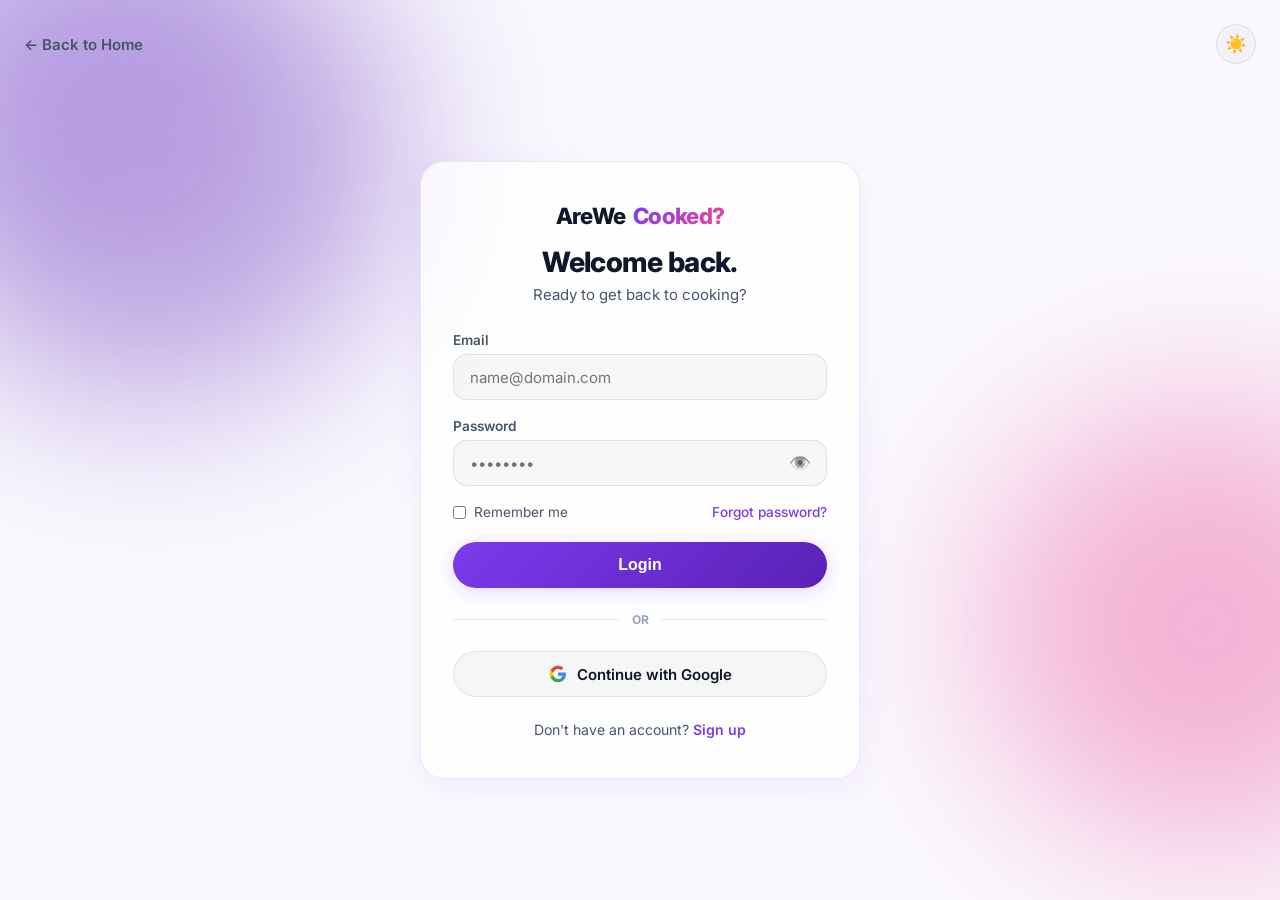
<file: pages/login.html>
<!DOCTYPE html>
<html lang="en" data-theme="dark">
<head>
  <meta charset="UTF-8">
  <meta name="viewport" content="width=device-width, initial-scale=1.0">
  <title>Log In — AreWeCooked?</title>
  
  <!-- CSS Assets -->
  <link rel="stylesheet" href="../css/theme.css">
  <link rel="stylesheet" href="../css/style.css">
  <link rel="stylesheet" href="../css/responsive.css">
  
  <!-- Fonts -->
  <link rel="preconnect" href="https://fonts.googleapis.com">
  <link rel="preconnect" href="https://fonts.gstatic.com" crossorigin>
  <link href="https://fonts.googleapis.com/css2?family=Inter:wght@400;500;600;700;800;900&display=swap" rel="stylesheet">
</head>
<body class="auth-page">

  <!-- Background Lighting & Trackers -->
  <div class="mouse-glow" id="mouseGlow"></div>
  <div class="orb orb-1"></div>
  <div class="orb orb-2"></div>

  <!-- Top Controls -->
  <div class="auth-top-controls">
    <a href="../index.html" class="back-link">← Back to Home</a>
    <button class="theme-toggle" id="themeToggle" aria-label="Toggle Theme">🌙</button>
  </div>

  <!-- Main Auth Container -->
  <main class="auth-container">
    <div class="auth-card glass-panel reveal-on-scroll is-visible">
      
      <!-- Header / Branding -->
      <div class="auth-header">
        <a href="../index.html" class="nav-brand text-center">
          AreWe<span>Cooked?</span>
        </a>
        <h1 class="auth-title">Welcome back.</h1>
        <p class="auth-subtitle">Ready to get back to cooking?</p>
      </div>

      <!-- Login Form -->
      <form id="loginForm" class="auth-form" novalidate>
        
        <!-- Email Field -->
        <div class="form-group">
          <label for="loginEmail">Email</label>
          <input type="email" id="loginEmail" class="form-input" placeholder="name@domain.com" required>
          <span class="error-msg" id="emailError">Please enter a valid email address.</span>
        </div>

        <!-- Password Field -->
        <div class="form-group">
          <label for="loginPassword">Password</label>
          <div class="input-password-wrapper">
            <input type="password" id="loginPassword" class="form-input" placeholder="••••••••" required>
            <button type="button" class="toggle-password-btn" id="toggleLoginPassword" aria-label="Toggle password visibility">👁️</button>
          </div>
          <span class="error-msg" id="passwordError">Password is required.</span>
        </div>

        <!-- Form Utilities -->
        <div class="form-utilities">
          <label class="remember-me">
            <input type="checkbox" id="rememberMe">
            <span>Remember me</span>
          </label>
          <a href="#" class="forgot-link">Forgot password?</a>
        </div>

        <!-- Submit Button -->
        <button type="submit" class="btn-primary auth-submit-btn">Login</button>

      </form>

      <!-- Divider -->
      <div class="auth-divider">
        <span>OR</span>
      </div>

      <!-- Google OAuth UI Button -->
      <button type="button" class="btn-google" id="googleAuthBtn">
        <svg class="google-icon" width="18" height="18" viewBox="0 0 24 24">
          <path fill="#4285F4" d="M22.56 12.25c0-.78-.07-1.53-.2-2.25H12v4.26h5.92c-.26 1.37-1.04 2.53-2.21 3.31v2.77h3.57c2.08-1.92 3.28-4.74 3.28-8.09z"/>
          <path fill="#34A853" d="M12 23c2.97 0 5.46-.98 7.28-2.66l-3.57-2.77c-.98.66-2.23 1.06-3.71 1.06-2.86 0-5.29-1.93-6.16-4.53H2.18v2.84C3.99 20.53 7.7 23 12 23z"/>
          <path fill="#FBBC05" d="M5.84 14.09c-.22-.66-.35-1.36-.35-2.09s.13-1.43.35-2.09V7.06H2.18C1.43 8.55 1 10.22 1 12s.43 3.45 1.18 4.94l2.85-2.22.81-.63z"/>
          <path fill="#EA4335" d="M12 5.38c1.62 0 3.06.56 4.21 1.64l3.15-3.15C17.45 2.09 14.97 1 12 1 7.7 1 3.99 3.47 2.18 7.06l3.66 2.84c.87-2.6 3.3-4.52 6.16-4.52z"/>
        </svg>
        Continue with Google
      </button>

      <!-- Footer Link -->
      <div class="auth-footer-text">
        Don't have an account? <a href="signup.html">Sign up</a>
      </div>

    </div>
  </main>

  <!-- JS Assets -->
  <script src="../js/theme.js"></script>
  <script src="../js/main.js"></script>
</body>
</html>
</file>
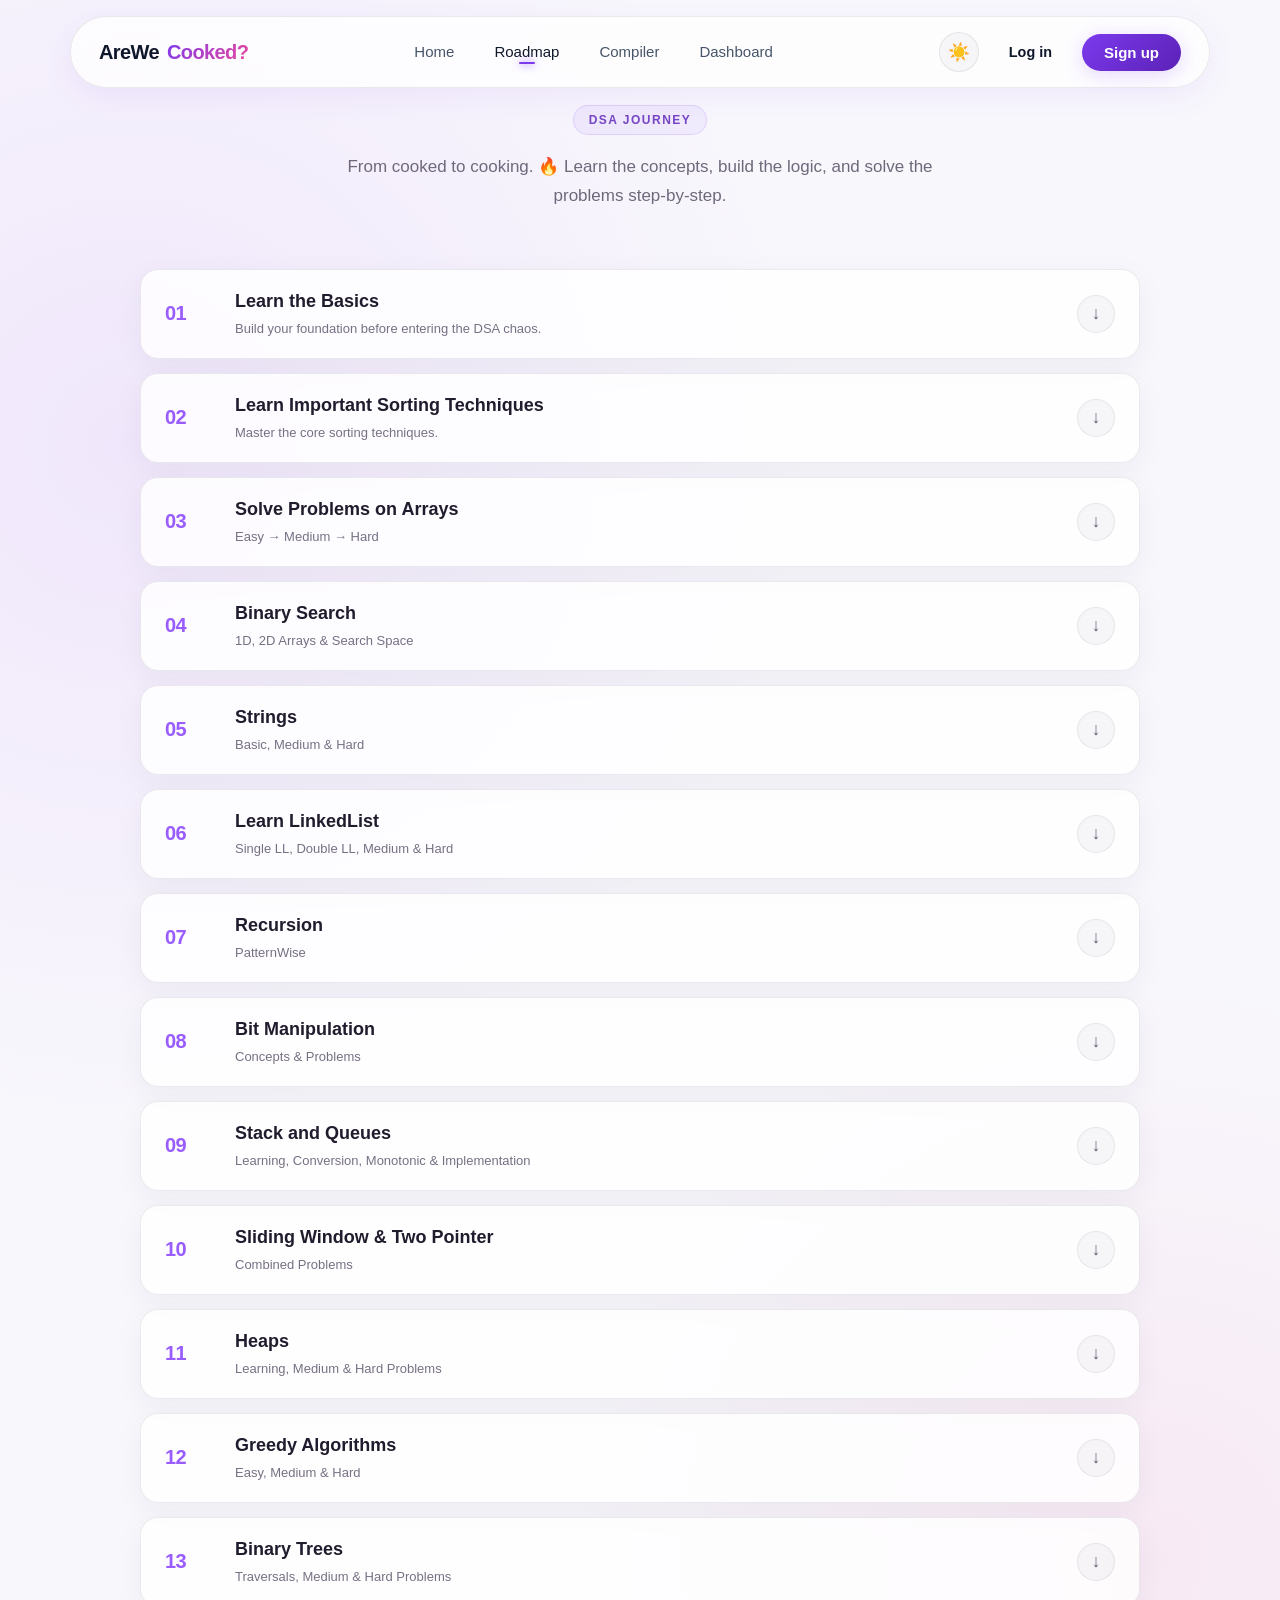
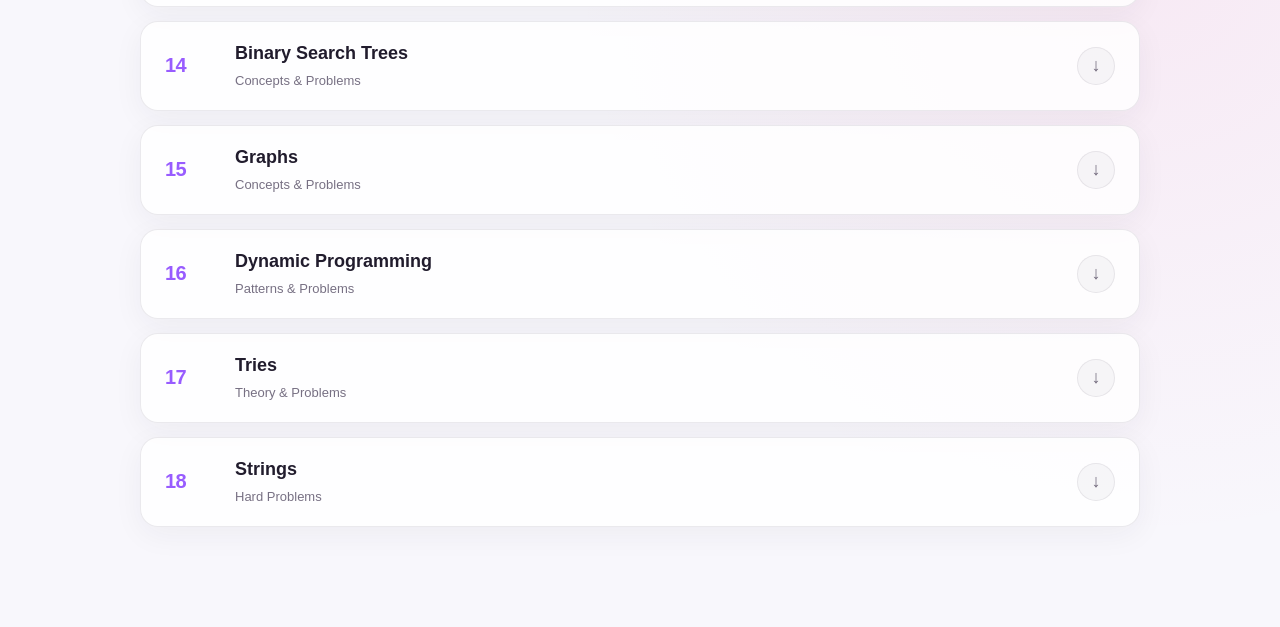
<file: pages/roadmap.html>
<!DOCTYPE html>
<html lang="en">
<head>
    <meta charset="UTF-8">

    <meta
        name="viewport"
        content="width=device-width, initial-scale=1.0"
    >

    <title>DSA Roadmap — AreWeCooked?</title>

<link rel="stylesheet" href="../css/theme.css">
<link rel="stylesheet" href="../css/style.css">
<link rel="stylesheet" href="../css/responsive.css">
<link rel="stylesheet" href="../roadmap.css">
</head>

<body>

    <!-- =====================================================
         NAVBAR
         ===================================================== -->

   <div class="navbar-wrapper">
  <nav class="navbar glass-panel">

    <a href="../index.html" class="nav-brand">
      AreWe<span>Cooked?</span>
    </a>

    <ul class="nav-links" id="navLinks">
      <li><a href="../index.html" class="nav-link">Home</a></li>
      <li><a href="roadmap.html" class="nav-link active">Roadmap</a></li>
      <li><a href="compiler.html" class="nav-link">Compiler</a></li>
      <li><a href="dashboard.html" class="nav-link">Dashboard</a></li>
    </ul>

    <div class="nav-actions">
      <button class="theme-toggle" id="themeToggle" aria-label="Toggle Theme">🌙</button>

      <a href="login.html" class="btn-secondary">Log in</a>
      <a href="signup.html" class="btn-primary">Sign up</a>

      <button
        class="mobile-menu-btn"
        id="mobileMenuBtn"
        aria-label="Open Navigation Menu"
      >☰</button>
    </div>

  </nav>
</div>
    <!-- =====================================================
         ROADMAP
         ===================================================== -->

    <main class="roadmap-page">

        <!-- HEADER -->

        <section class="roadmap-header">

            <span class="roadmap-eyebrow">
                DSA JOURNEY
            </span>

            <!-- <h1 class="roadmap-title">
                DSA Roadmap
            </h1> -->

            <p class="roadmap-description">
                From cooked to cooking. 🔥
                Learn the concepts, build the logic,
                and solve the problems step-by-step.
            </p>

        </section>


        <!-- =================================================
             ALL 18 MODULES
             ================================================= -->

        <section class="roadmap-list">


            <!-- =================================================
                 01 — LEARN THE BASICS
                 ================================================= -->

            <article class="roadmap-item">

                <button
                    class="roadmap-card-header"
                    type="button"
                    aria-expanded="false"
                >

                    <span class="roadmap-number">
                        01
                    </span>

                    <span class="roadmap-card-info">

                        <span class="roadmap-card-title">
                            Learn the Basics
                        </span>

                        <span class="roadmap-card-meta">
                            Build your foundation before entering the DSA chaos.
                        </span>

                    </span>

                    <span class="roadmap-arrow">
                        ↓
                    </span>

                </button>


                <div class="roadmap-content">

                    <div class="roadmap-content-inner">

                        <div class="subtopic-list">

                            <div class="subtopic">
                                Things to Know in C++/Java/Python or any language
                            </div>

                            <div class="subtopic">
                                Build-up Logical Thinking
                            </div>

                            <div class="subtopic">
                                Patterns
                            </div>

                            <div class="subtopic">
                                Learn STL/Java-Collections or similar thing in your language
                            </div>

                            <div class="subtopic">
                                Know Basic Maths
                            </div>

                            <div class="subtopic">
                                Learn Basic Recursion
                            </div>

                            <div class="subtopic">
                                Learn Basic Hashing
                            </div>

                        </div>

                    </div>

                </div>

            </article>


            <!-- =================================================
                 02 — SORTING
                 ================================================= -->

            <article class="roadmap-item">

                <button
                    class="roadmap-card-header"
                    type="button"
                    aria-expanded="false"
                >

                    <span class="roadmap-number">
                        02
                    </span>

                    <span class="roadmap-card-info">

                        <span class="roadmap-card-title">
                            Learn Important Sorting Techniques
                        </span>

                        <span class="roadmap-card-meta">
                            Master the core sorting techniques.
                        </span>

                    </span>

                    <span class="roadmap-arrow">
                        ↓
                    </span>

                </button>


                <div class="roadmap-content">

                    <div class="roadmap-content-inner">

                        <div class="subtopic-list">

                            <div class="subtopic">
                                Sorting-I
                            </div>

                            <div class="subtopic">
                                Sorting-II
                            </div>

                        </div>

                    </div>

                </div>

            </article>


            <!-- =================================================
                 03 — ARRAYS
                 ================================================= -->

            <article class="roadmap-item">

                <button
                    class="roadmap-card-header"
                    type="button"
                    aria-expanded="false"
                >

                    <span class="roadmap-number">
                        03
                    </span>

                    <span class="roadmap-card-info">

                        <span class="roadmap-card-title">
                            Solve Problems on Arrays
                        </span>

                        <span class="roadmap-card-meta">
                            Easy → Medium → Hard
                        </span>

                    </span>

                    <span class="roadmap-arrow">
                        ↓
                    </span>

                </button>


                <div class="roadmap-content">

                    <div class="roadmap-content-inner">

                        <div class="subtopic-list">

                            <div class="subtopic">
                                Easy
                            </div>

                            <div class="subtopic">
                                Medium
                            </div>

                            <div class="subtopic">
                                Hard
                            </div>

                        </div>

                    </div>

                </div>

            </article>


            <!-- =================================================
                 04 — BINARY SEARCH
                 ================================================= -->

            <article class="roadmap-item">

                <button class="roadmap-card-header" type="button" aria-expanded="false">

                    <span class="roadmap-number">04</span>

                    <span class="roadmap-card-info">
                        <span class="roadmap-card-title">
                            Binary Search
                        </span>

                        <span class="roadmap-card-meta">
                            1D, 2D Arrays & Search Space
                        </span>
                    </span>

                    <span class="roadmap-arrow">↓</span>

                </button>

                <div class="roadmap-content">

                    <div class="roadmap-content-inner">

                        <div class="subtopic-list">

                            <div class="subtopic">
                                BS on 1D Arrays
                            </div>

                            <div class="subtopic">
                                BS on Answers
                            </div>

                            <div class="subtopic">
                                BS on 2D Arrays
                            </div>

                        </div>

                    </div>

                </div>

            </article>


            <!-- =================================================
                 05 — STRINGS
                 ================================================= -->

            <article class="roadmap-item">

                <button class="roadmap-card-header" type="button" aria-expanded="false">

                    <span class="roadmap-number">05</span>

                    <span class="roadmap-card-info">

                        <span class="roadmap-card-title">
                            Strings
                        </span>

                        <span class="roadmap-card-meta">
                            Basic, Medium & Hard
                        </span>

                    </span>

                    <span class="roadmap-arrow">↓</span>

                </button>

                <div class="roadmap-content">

                    <div class="roadmap-content-inner">

                        <div class="subtopic-list">

                            <div class="subtopic">
                                Basic and Easy String Problems
                            </div>

                            <div class="subtopic">
                                Medium String Problems
                            </div>

                            <div class="subtopic">
                                Hard Problems
                            </div>

                        </div>

                    </div>

                </div>

            </article>


            <!-- =================================================
                 06 — LINKED LIST
                 ================================================= -->

            <article class="roadmap-item">

                <button class="roadmap-card-header" type="button" aria-expanded="false">

                    <span class="roadmap-number">06</span>

                    <span class="roadmap-card-info">

                        <span class="roadmap-card-title">
                            Learn LinkedList
                        </span>

                        <span class="roadmap-card-meta">
                            Single LL, Double LL, Medium & Hard
                        </span>

                    </span>

                    <span class="roadmap-arrow">↓</span>

                </button>

                <div class="roadmap-content">

                    <div class="roadmap-content-inner">

                        <div class="subtopic-list">

                            <div class="subtopic">
                                Learn 1D LinkedList
                            </div>

                            <div class="subtopic">
                                Learn Doubly LinkedList
                            </div>

                            <div class="subtopic">
                                Medium Problems of LL
                            </div>

                            <div class="subtopic">
                                Medium Problems of DLL
                            </div>

                            <div class="subtopic">
                                Hard Problems of LL
                            </div>

                        </div>

                    </div>

                </div>

            </article>


            <!-- =================================================
                 07 — RECURSION
                 ================================================= -->

            <article class="roadmap-item">

                <button class="roadmap-card-header" type="button" aria-expanded="false">

                    <span class="roadmap-number">07</span>

                    <span class="roadmap-card-info">

                        <span class="roadmap-card-title">
                            Recursion
                        </span>

                        <span class="roadmap-card-meta">
                            PatternWise
                        </span>

                    </span>

                    <span class="roadmap-arrow">↓</span>

                </button>

                <div class="roadmap-content">

                    <div class="roadmap-content-inner">

                        <div class="subtopic-list">

                            <div class="subtopic">
                                Get a Strong Hold
                            </div>

                            <div class="subtopic">
                                Subsequences Pattern
                            </div>

                            <div class="subtopic">
                                Trying out all Combos / Hard
                            </div>

                        </div>

                    </div>

                </div>

            </article>


            <!-- =================================================
                 08 — BIT MANIPULATION
                 ================================================= -->

            <article class="roadmap-item">

                <button class="roadmap-card-header" type="button" aria-expanded="false">

                    <span class="roadmap-number">08</span>

                    <span class="roadmap-card-info">

                        <span class="roadmap-card-title">
                            Bit Manipulation
                        </span>

                        <span class="roadmap-card-meta">
                            Concepts & Problems
                        </span>

                    </span>

                    <span class="roadmap-arrow">↓</span>

                </button>

                <div class="roadmap-content">

                    <div class="roadmap-content-inner">

                        <div class="subtopic-list">

                            <div class="subtopic">
                                Learn Bit Manipulation
                            </div>

                            <div class="subtopic">
                                Interview Problems
                            </div>

                            <div class="subtopic">
                                Advanced Maths
                            </div>

                        </div>

                    </div>

                </div>

            </article>


            <!-- =================================================
                 09 — STACK & QUEUES
                 ================================================= -->

            <article class="roadmap-item">

                <button class="roadmap-card-header" type="button" aria-expanded="false">

                    <span class="roadmap-number">09</span>

                    <span class="roadmap-card-info">

                        <span class="roadmap-card-title">
                            Stack and Queues
                        </span>

                        <span class="roadmap-card-meta">
                            Learning, Conversion, Monotonic & Implementation
                        </span>

                    </span>

                    <span class="roadmap-arrow">↓</span>

                </button>

                <div class="roadmap-content">

                    <div class="roadmap-content-inner">

                        <div class="subtopic-list">

                            <div class="subtopic">
                                Learning
                            </div>

                            <div class="subtopic">
                                Prefix, Infix, PostFix Conversion Problems
                            </div>

                            <div class="subtopic">
                                Monotonic Stack/Queue Problems
                            </div>

                            <div class="subtopic">
                                Implementation Problems
                            </div>

                        </div>

                    </div>

                </div>

            </article>


            <!-- =================================================
                 10 — SLIDING WINDOW
                 ================================================= -->

            <article class="roadmap-item">

                <button class="roadmap-card-header" type="button" aria-expanded="false">

                    <span class="roadmap-number">10</span>

                    <span class="roadmap-card-info">

                        <span class="roadmap-card-title">
                            Sliding Window & Two Pointer
                        </span>

                        <span class="roadmap-card-meta">
                            Combined Problems
                        </span>

                    </span>

                    <span class="roadmap-arrow">↓</span>

                </button>

                <div class="roadmap-content">

                    <div class="roadmap-content-inner">

                        <div class="subtopic-list">

                            <div class="subtopic">
                                Medium Problems
                            </div>

                            <div class="subtopic">
                                Hard Problems
                            </div>

                        </div>

                    </div>

                </div>

            </article>


            <!-- =================================================
                 11 — HEAPS
                 ================================================= -->

            <article class="roadmap-item">

                <button class="roadmap-card-header" type="button" aria-expanded="false">

                    <span class="roadmap-number">11</span>

                    <span class="roadmap-card-info">

                        <span class="roadmap-card-title">
                            Heaps
                        </span>

                        <span class="roadmap-card-meta">
                            Learning, Medium & Hard Problems
                        </span>

                    </span>

                    <span class="roadmap-arrow">↓</span>

                </button>

                <div class="roadmap-content">

                    <div class="roadmap-content-inner">

                        <div class="subtopic-list">

                            <div class="subtopic">
                                Learning
                            </div>

                            <div class="subtopic">
                                Medium Problems
                            </div>

                            <div class="subtopic">
                                Hard Problems
                            </div>

                        </div>

                    </div>

                </div>

            </article>


            <!-- =================================================
                 12 — GREEDY
                 ================================================= -->

            <article class="roadmap-item">

                <button class="roadmap-card-header" type="button" aria-expanded="false">

                    <span class="roadmap-number">12</span>

                    <span class="roadmap-card-info">

                        <span class="roadmap-card-title">
                            Greedy Algorithms
                        </span>

                        <span class="roadmap-card-meta">
                            Easy, Medium & Hard
                        </span>

                    </span>

                    <span class="roadmap-arrow">↓</span>

                </button>

                <div class="roadmap-content">

                    <div class="roadmap-content-inner">

                        <div class="subtopic-list">

                            <div class="subtopic">
                                Easy Problems
                            </div>

                            <div class="subtopic">
                                Medium/Hard Problems
                            </div>

                        </div>

                    </div>

                </div>

            </article>


            <!-- =================================================
                 13 — BINARY TREES
                 ================================================= -->

            <article class="roadmap-item">

                <button class="roadmap-card-header" type="button" aria-expanded="false">

                    <span class="roadmap-number">13</span>

                    <span class="roadmap-card-info">

                        <span class="roadmap-card-title">
                            Binary Trees
                        </span>

                        <span class="roadmap-card-meta">
                            Traversals, Medium & Hard Problems
                        </span>

                    </span>

                    <span class="roadmap-arrow">↓</span>

                </button>

                <div class="roadmap-content">

                    <div class="roadmap-content-inner">

                        <div class="subtopic-list">

                            <div class="subtopic">
                                Traversals
                            </div>

                            <div class="subtopic">
                                Medium Problems
                            </div>

                            <div class="subtopic">
                                Hard Problems
                            </div>

                        </div>

                    </div>

                </div>

            </article>


            <!-- =================================================
                 14 — BST
                 ================================================= -->

            <article class="roadmap-item">

                <button class="roadmap-card-header" type="button" aria-expanded="false">

                    <span class="roadmap-number">14</span>

                    <span class="roadmap-card-info">

                        <span class="roadmap-card-title">
                            Binary Search Trees
                        </span>

                        <span class="roadmap-card-meta">
                            Concepts & Problems
                        </span>

                    </span>

                    <span class="roadmap-arrow">↓</span>

                </button>

                <div class="roadmap-content">

                    <div class="roadmap-content-inner">

                        <div class="subtopic-list">

                            <div class="subtopic">
                                Concepts
                            </div>

                            <div class="subtopic">
                                Practice Problems
                            </div>

                        </div>

                    </div>

                </div>

            </article>


            <!-- =================================================
                 15 — GRAPHS
                 ================================================= -->

            <article class="roadmap-item">

                <button class="roadmap-card-header" type="button" aria-expanded="false">

                    <span class="roadmap-number">15</span>

                    <span class="roadmap-card-info">

                        <span class="roadmap-card-title">
                            Graphs
                        </span>

                        <span class="roadmap-card-meta">
                            Concepts & Problems
                        </span>

                    </span>

                    <span class="roadmap-arrow">↓</span>

                </button>

                <div class="roadmap-content">

                    <div class="roadmap-content-inner">

                        <div class="subtopic-list">

                            <div class="subtopic">
                                Learning
                            </div>

                            <div class="subtopic">
                                Problems on BFS/DFS
                            </div>

                            <div class="subtopic">
                                Topo Sort and Problems
                            </div>

                            <div class="subtopic">
                                Shortest Path Algorithms and Problems
                            </div>

                            <div class="subtopic">
                                Minimum Spanning Tree / Disjoint Set and Problems
                            </div>

                            <div class="subtopic">
                                Other Algorithms
                            </div>

                        </div>

                    </div>

                </div>

            </article>


            <!-- =================================================
                 16 — DP
                 ================================================= -->

            <article class="roadmap-item">

                <button class="roadmap-card-header" type="button" aria-expanded="false">

                    <span class="roadmap-number">16</span>

                    <span class="roadmap-card-info">

                        <span class="roadmap-card-title">
                            Dynamic Programming
                        </span>

                        <span class="roadmap-card-meta">
                            Patterns & Problems
                        </span>

                    </span>

                    <span class="roadmap-arrow">↓</span>

                </button>

                <div class="roadmap-content">

                    <div class="roadmap-content-inner">

                        <div class="subtopic-list">

                            <div class="subtopic">
                                Introduction to DP
                            </div>

                            <div class="subtopic">
                                1D DP
                            </div>

                            <div class="subtopic">
                                2D/3D DP and DP on Grids
                            </div>

                            <div class="subtopic">
                                DP on Subsequences
                            </div>

                            <div class="subtopic">
                                DP on Strings
                            </div>

                            <div class="subtopic">
                                DP on Stocks
                            </div>

                            <div class="subtopic">
                                DP on LIS
                            </div>

                            <div class="subtopic">
                                MCM DP | Partition DP
                            </div>

                            <div class="subtopic">
                                DP on Squares
                            </div>

                        </div>

                    </div>

                </div>

            </article>


            <!-- =================================================
                 17 — TRIES
                 ================================================= -->

            <article class="roadmap-item">

                <button class="roadmap-card-header" type="button" aria-expanded="false">

                    <span class="roadmap-number">17</span>

                    <span class="roadmap-card-info">

                        <span class="roadmap-card-title">
                            Tries
                        </span>

                        <span class="roadmap-card-meta">
                            Theory & Problems
                        </span>

                    </span>

                    <span class="roadmap-arrow">↓</span>

                </button>

                <div class="roadmap-content">

                    <div class="roadmap-content-inner">

                        <div class="subtopic-list">

                            <div class="subtopic">
                                Theory
                            </div>

                            <div class="subtopic">
                                Problems
                            </div>

                        </div>

                    </div>

                </div>

            </article>


            <!-- =================================================
                 18 — STRINGS HARD
                 ================================================= -->

            <article class="roadmap-item">

                <button class="roadmap-card-header" type="button" aria-expanded="false">

                    <span class="roadmap-number">18</span>

                    <span class="roadmap-card-info">

                        <span class="roadmap-card-title">
                            Strings
                        </span>

                        <span class="roadmap-card-meta">
                            Hard Problems
                        </span>

                    </span>

                    <span class="roadmap-arrow">↓</span>

                </button>

                <div class="roadmap-content">

                    <div class="roadmap-content-inner">

                        <div class="subtopic-list">

                            <div class="subtopic">
                                Hard Problems
                            </div>

                        </div>

                    </div>

                </div>

            </article>


        </section>

    </main>


    <!-- =====================================================
         ROADMAP JS
         ===================================================== -->

<script src="../js/main.js"></script>

<script src="../js/theme.js"></script>
<script src="../js/roadmap.js"></script>
</body>
</html>
</file>
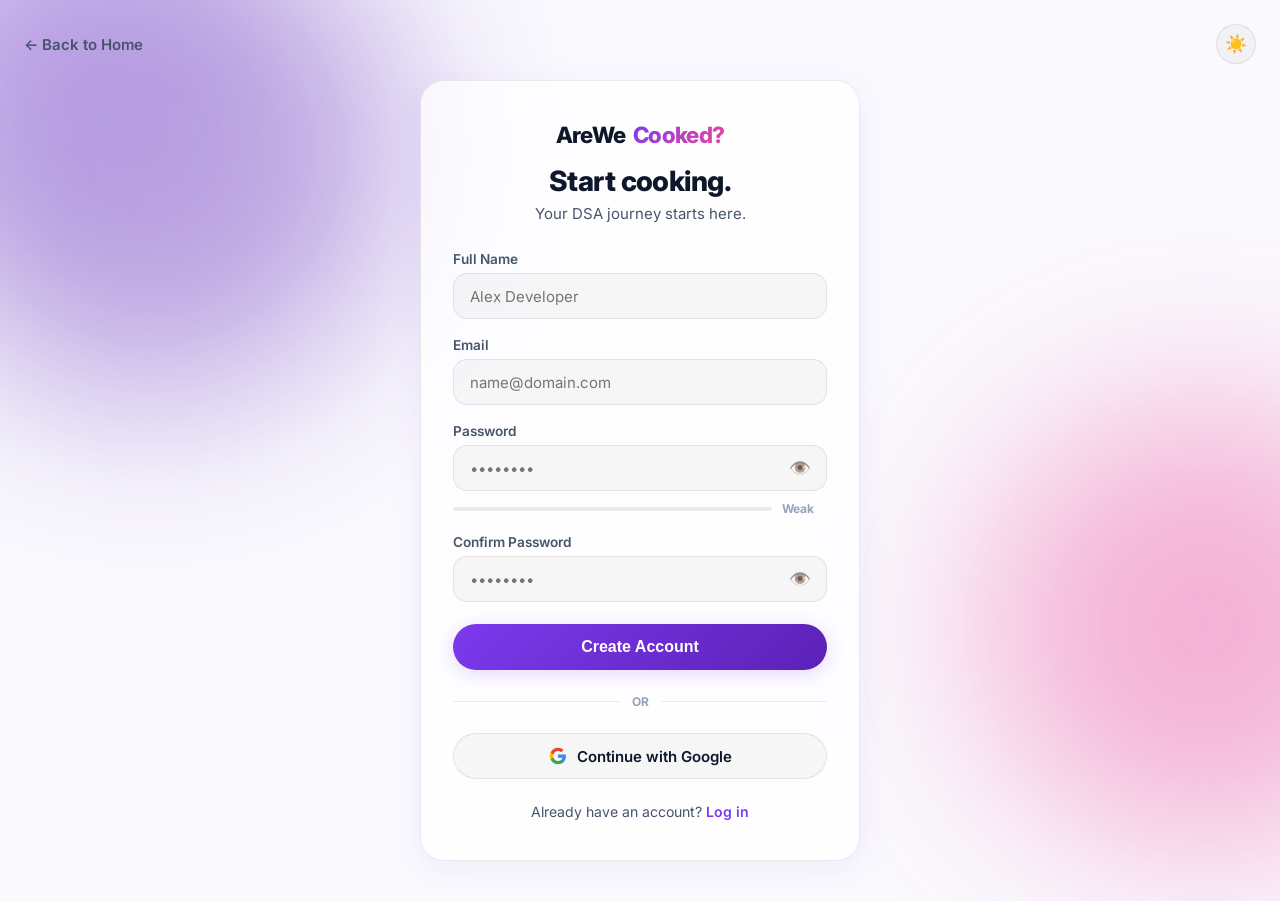
<file: pages/signup.html>
<!DOCTYPE html>
<html lang="en" data-theme="dark">
<head>
  <meta charset="UTF-8">
  <meta name="viewport" content="width=device-width, initial-scale=1.0">
  <title>Sign Up — AreWeCooked?</title>
  
  <!-- CSS Assets -->
  <link rel="stylesheet" href="../css/theme.css">
  <link rel="stylesheet" href="../css/style.css">
  <link rel="stylesheet" href="../css/responsive.css">
  
  <!-- Fonts -->
  <link rel="preconnect" href="https://fonts.googleapis.com">
  <link rel="preconnect" href="https://fonts.gstatic.com" crossorigin>
  <link href="https://fonts.googleapis.com/css2?family=Inter:wght@400;500;600;700;800;900&display=swap" rel="stylesheet">
</head>
<body class="auth-page">

  <!-- Background Lighting & Trackers -->
  <div class="mouse-glow" id="mouseGlow"></div>
  <div class="orb orb-1"></div>
  <div class="orb orb-2"></div>

  <!-- Top Controls -->
  <div class="auth-top-controls">
    <a href="../index.html" class="back-link">← Back to Home</a>
    <button class="theme-toggle" id="themeToggle" aria-label="Toggle Theme">🌙</button>
  </div>

  <!-- Main Auth Container -->
  <main class="auth-container">
    <div class="auth-card glass-panel reveal-on-scroll is-visible">
      
      <!-- Header / Branding -->
      <div class="auth-header">
        <a href="../index.html" class="nav-brand text-center">
          AreWe<span>Cooked?</span>
        </a>
        <h1 class="auth-title">Start cooking.</h1>
        <p class="auth-subtitle">Your DSA journey starts here.</p>
      </div>

      <!-- Signup Form -->
      <form id="signupForm" class="auth-form" novalidate>
        
        <!-- Full Name Field -->
        <div class="form-group">
          <label for="signupName">Full Name</label>
          <input type="text" id="signupName" class="form-input" placeholder="Alex Developer" required>
          <span class="error-msg" id="nameError">Full name is required.</span>
        </div>

        <!-- Email Field -->
        <div class="form-group">
          <label for="signupEmail">Email</label>
          <input type="email" id="signupEmail" class="form-input" placeholder="name@domain.com" required>
          <span class="error-msg" id="signupEmailError">Please enter a valid email address.</span>
        </div>

        <!-- Password Field -->
        <div class="form-group">
          <label for="signupPassword">Password</label>
          <div class="input-password-wrapper">
            <input type="password" id="signupPassword" class="form-input" placeholder="••••••••" required>
            <button type="button" class="toggle-password-btn" id="toggleSignupPassword" aria-label="Toggle password visibility">👁️</button>
          </div>
          
          <!-- Password Strength Indicator -->
          <div class="strength-meter" id="strengthMeter">
            <div class="strength-bar"><div class="strength-fill" id="strengthFill"></div></div>
            <span class="strength-text" id="strengthText">Weak</span>
          </div>
          <span class="error-msg" id="signupPasswordError">Password must be at least 6 characters.</span>
        </div>

        <!-- Confirm Password Field -->
        <div class="form-group">
          <label for="confirmPassword">Confirm Password</label>
          <div class="input-password-wrapper">
            <input type="password" id="confirmPassword" class="form-input" placeholder="••••••••" required>
            <button type="button" class="toggle-password-btn" id="toggleConfirmPassword" aria-label="Toggle password visibility">👁️</button>
          </div>
          <span class="error-msg" id="confirmPasswordError">Passwords do not match.</span>
        </div>

        <!-- Submit Button -->
        <button type="submit" class="btn-primary auth-submit-btn">Create Account</button>

      </form>

      <!-- Divider -->
      <div class="auth-divider">
        <span>OR</span>
      </div>

      <!-- Google OAuth UI Button -->
      <button type="button" class="btn-google" id="googleAuthBtn">
        <svg class="google-icon" width="18" height="18" viewBox="0 0 24 24">
          <path fill="#4285F4" d="M22.56 12.25c0-.78-.07-1.53-.2-2.25H12v4.26h5.92c-.26 1.37-1.04 2.53-2.21 3.31v2.77h3.57c2.08-1.92 3.28-4.74 3.28-8.09z"/>
          <path fill="#34A853" d="M12 23c2.97 0 5.46-.98 7.28-2.66l-3.57-2.77c-.98.66-2.23 1.06-3.71 1.06-2.86 0-5.29-1.93-6.16-4.53H2.18v2.84C3.99 20.53 7.7 23 12 23z"/>
          <path fill="#FBBC05" d="M5.84 14.09c-.22-.66-.35-1.36-.35-2.09s.13-1.43.35-2.09V7.06H2.18C1.43 8.55 1 10.22 1 12s.43 3.45 1.18 4.94l2.85-2.22.81-.63z"/>
          <path fill="#EA4335" d="M12 5.38c1.62 0 3.06.56 4.21 1.64l3.15-3.15C17.45 2.09 14.97 1 12 1 7.7 1 3.99 3.47 2.18 7.06l3.66 2.84c.87-2.6 3.3-4.52 6.16-4.52z"/>
        </svg>
        Continue with Google
      </button>

      <!-- Footer Link -->
      <div class="auth-footer-text">
        Already have an account? <a href="login.html">Log in</a>
      </div>

    </div>
  </main>

  <!-- JS Assets -->
  <script src="../js/theme.js"></script>
  <script src="../js/main.js"></script>
</body>
</html>
</file>
<file: css/theme.css>
:root {
  /* Color Palette - Dark Default */
  --bg-primary: #0a0714;
  --bg-secondary: rgba(18, 14, 34, 0.7);
  --bg-tertiary: rgba(255, 255, 255, 0.03);
  
  --text-primary: #f8fafc;
  --text-secondary: #94a3b8;
  --text-muted: #64748b;
  
  --accent-purple: #8b5cf6;
  --accent-violet: #6d28d9;
  --accent-glow: rgba(139, 92, 246, 0.4);
  --accent-pink: #ec4899;
  --accent-orange: #f97316;
  
  /* Glassmorphism */
  --glass-bg: rgba(15, 11, 28, 0.65);
  --glass-border: rgba(255, 255, 255, 0.08);
  --glass-border-hover: rgba(139, 92, 246, 0.3);
  --glass-blur: 16px;
  --glass-shadow: 0 8px 32px 0 rgba(0, 0, 0, 0.37);
  
  /* Layout & Utility */
  --transition-fast: 0.2s cubic-bezier(0.16, 1, 0.3, 1);
  --transition-smooth: 0.4s cubic-bezier(0.16, 1, 0.3, 1);
  --radius-sm: 8px;
  --radius-md: 14px;
  --radius-lg: 24px;
  --radius-full: 9999px;
  
  --navbar-height: 72px;

  /* Additional Bento & Section Tokens */
  --glow-subtle: rgba(139, 92, 246, 0.15);
  --line-glow: rgba(139, 92, 246, 0.5);
  --bento-glow-top: rgba(236, 72, 153, 0.15);
}

[data-theme="light"] {
  --bg-primary: #faf9fe;
  --bg-secondary: rgba(255, 255, 255, 0.8);
  --bg-tertiary: rgba(0, 0, 0, 0.03);
  
  --text-primary: #0f172a;
  --text-secondary: #475569;
  --text-muted: #94a3b8;
  
  --accent-purple: #7c3aed;
  --accent-violet: #5b21b6;
  --accent-glow: rgba(124, 58, 237, 0.2);
  
  --glass-bg: rgba(255, 255, 255, 0.75);
  --glass-border: rgba(0, 0, 0, 0.08);
  --glass-border-hover: rgba(124, 58, 237, 0.3);
  --glass-shadow: 0 8px 32px 0 rgba(124, 58, 237, 0.08);

  /* Light Theme Section Overrides */
  --glow-subtle: rgba(124, 58, 237, 0.08);
  --line-glow: rgba(124, 58, 237, 0.4);
  --bento-glow-top: rgba(236, 72, 153, 0.1);
}

body {
  background-color: var(--bg-primary);
  color: var(--text-primary);
  transition: background-color var(--transition-smooth), color var(--transition-smooth);
}
</file>
<file: css/style.css>
/* Base Resets */
*, *::before, *::after {
  box-sizing: border-box;
  margin: 0;
  padding: 0;
}

html {
  font-family: 'Inter', system-ui, -apple-system, sans-serif;
  scroll-behavior: smooth;
  overflow-x: hidden;
}

body {
  min-height: 100vh;
  position: relative;
  overflow-x: hidden;
}

/* Mouse Glow Track */
.mouse-glow {
  position: fixed;
  top: 0;
  left: 0;
  width: 600px;
  height: 600px;
  margin-top: -300px;
  margin-left: -300px;
  background: radial-gradient(circle, var(--accent-glow) 0%, rgba(0,0,0,0) 70%);
  border-radius: 50%;
  pointer-events: none;
  z-index: 0;
  opacity: 0.6;
  transition: opacity 0.3s ease;
}

/* Background Ambient Orbs */
.orb {
  position: absolute;
  border-radius: 50%;
  filter: blur(90px);
  pointer-events: none;
  z-index: 0;
  opacity: 0.4;
  animation: floatOrb 12s infinite alternate ease-in-out;
}

.orb-1 {
  top: -100px;
  left: -100px;
  width: 500px;
  height: 500px;
  background: var(--accent-violet);
}

.orb-2 {
  top: 400px;
  right: -150px;
  width: 450px;
  height: 450px;
  background: var(--accent-pink);
  animation-delay: -4s;
}

/* Glass UI Elements */
.glass-panel {
  background: var(--glass-bg);
  backdrop-filter: blur(var(--glass-blur));
  -webkit-backdrop-filter: blur(var(--glass-blur));
  border: 1px solid var(--glass-border);
  box-shadow: var(--glass-shadow);
}

/* Floating Navbar */
.navbar-wrapper {
  position: fixed;
  top: 16px;
  left: 0;
  right: 0;
  z-index: 1000;
  display: flex;
  justify-content: center;
  padding: 0 24px;
  transition: transform var(--transition-smooth), top var(--transition-smooth);
}

.navbar {
  width: 100%;
  max-width: 1140px;
  height: var(--navbar-height);
  border-radius: var(--radius-full);
  display: flex;
  align-items: center;
  justify-content: space-between;
  padding: 0 28px;
  transition: padding var(--transition-smooth), height var(--transition-smooth), border-color var(--transition-fast);
}

.navbar-wrapper.scrolled .navbar {
  height: 60px;
  border-color: var(--glass-border-hover);
}

.nav-brand {
  font-weight: 800;
  font-size: 1.25rem;
  letter-spacing: -0.03em;
  text-decoration: none;
  color: var(--text-primary);
  display: flex;
  align-items: center;
  gap: 8px;
}

.nav-brand span {
  background: linear-gradient(135deg, var(--accent-purple), var(--accent-pink));
  -webkit-background-clip: text;
  -webkit-text-fill-color: transparent;
}

.nav-links {
  display: flex;
  align-items: center;
  gap: 8px;
  list-style: none;
}

.nav-link {
  position: relative;
  text-decoration: none;
  color: var(--text-secondary);
  font-weight: 500;
  font-size: 0.938rem;
  padding: 8px 16px;
  border-radius: var(--radius-full);
  transition: color var(--transition-fast);
}

.nav-link:hover {
  color: var(--text-primary);
}

.nav-link.active {
  color: var(--text-primary);
}

.nav-link.active::after {
  content: '';
  position: absolute;
  bottom: 4px;
  left: 50%;
  transform: translateX(-50%);
  width: 16px;
  height: 2px;
  background: var(--accent-purple);
  border-radius: 2px;
  box-shadow: 0 0 8px var(--accent-purple);
}

.nav-actions {
  display: flex;
  align-items: center;
  gap: 12px;
}

.theme-toggle {
  background: var(--bg-tertiary);
  border: 1px solid var(--glass-border);
  color: var(--text-primary);
  width: 40px;
  height: 40px;
  border-radius: 50%;
  cursor: pointer;
  display: flex;
  align-items: center;
  justify-content: center;
  font-size: 1.1rem;
  transition: transform var(--transition-fast), border-color var(--transition-fast);
}

.theme-toggle:hover {
  transform: scale(1.05);
  border-color: var(--glass-border-hover);
}

.btn-secondary {
  text-decoration: none;
  color: var(--text-primary);
  font-weight: 600;
  font-size: 0.9rem;
  padding: 8px 18px;
  border-radius: var(--radius-full);
  transition: background-color var(--transition-fast);
}

.btn-secondary:hover {
  background-color: var(--bg-tertiary);
}

.btn-primary {
  position: relative;
  overflow: hidden;
  display: inline-flex;
  align-items: center;
  justify-content: center;
  text-decoration: none;
  background: linear-gradient(135deg, var(--accent-purple), var(--accent-violet));
  color: #ffffff;
  font-weight: 600;
  font-size: 0.938rem;
  padding: 10px 22px;
  border-radius: var(--radius-full);
  box-shadow: 0 4px 20px var(--accent-glow);
  transition: transform var(--transition-fast), box-shadow var(--transition-fast);
  border: none;
  cursor: pointer;
}

.btn-primary:hover {
  transform: translateY(-2px);
  box-shadow: 0 6px 28px var(--accent-glow);
}

.mobile-menu-btn {
  display: none;
  background: none;
  border: none;
  color: var(--text-primary);
  font-size: 1.5rem;
  cursor: pointer;
}

/* Hero Section */
.hero {
  position: relative;
  z-index: 1;
  padding-top: calc(var(--navbar-height) + 80px);
  padding-bottom: 100px;
  max-width: 1200px;
  margin: 0 auto;
  padding-left: 24px;
  padding-right: 24px;
  display: flex;
  flex-direction: column;
  align-items: center;
  text-align: center;
}

.hero-badge {
  display: inline-flex;
  align-items: center;
  gap: 8px;
  padding: 6px 16px;
  border-radius: var(--radius-full);
  font-size: 0.85rem;
  font-weight: 500;
  color: var(--text-secondary);
  margin-bottom: 28px;

}

.hero-badge .dot {
  width: 8px;
  height: 8px;
  border-radius: 50%;
  background: var(--accent-purple);
  box-shadow: 0 0 10px var(--accent-purple);
}

.hero-title {
  font-size: clamp(3rem, 7vw, 5.5rem);
  font-weight: 900;
  line-height: 1.05;
  letter-spacing: -0.04em;
  margin-bottom: 20px;
}

.hero-title .text-gradient {
  background: linear-gradient(135deg, #fff 30%, var(--accent-purple) 70%, var(--accent-pink));
  -webkit-background-clip: text;
  -webkit-text-fill-color: transparent;
  display: block;
}

[data-theme="light"] .hero-title .text-gradient {
  background: linear-gradient(135deg, #0f172a 30%, var(--accent-purple) 70%, var(--accent-pink));
  -webkit-background-clip: text;
  -webkit-text-fill-color: transparent;
}

.hero-subtitle {
  font-size: clamp(1rem, 2vw, 2.5rem);
  font-weight: 800;
  color: var(--accent-pink);
  margin-bottom: 24px;
  letter-spacing: -0.02em;
}

.hero-description {
  max-width: 640px;
  font-size: 1.15rem;
  line-height: 1.6;
  color: var(--text-secondary);
  margin-bottom: 50px;
}

.hero-cta {
  display: flex;
  align-items: center;
  gap: 16px;
  margin-bottom: 70px;
}

.btn-large {
  padding: 16px 36px;
  font-size: 1.05rem;
}

/* Feature Grid with 3D Tilt */
.features-grid {
  display: grid;
  grid-template-columns: repeat(3, 1fr);
  gap: 24px;
  width: 100%;
  margin-top: 20px;
}

.feature-card {
  padding: 32px;
  border-radius: var(--radius-lg);
  text-align: left;
  transition: border-color var(--transition-fast), transform var(--transition-fast);
  transform-style: preserve-3d;
  will-change: transform;
}

.feature-card:hover {
  border-color: var(--glass-border-hover);
}

.feature-icon {
  width: 48px;
  height: 48px;
  border-radius: var(--radius-md);
  background: var(--bg-tertiary);
  border: 1px solid var(--glass-border);
  display: flex;
  align-items: center;
  justify-content: center;
  font-size: 1.4rem;
  margin-bottom: 20px;
}

.feature-card h3 {
  font-size: 1.2rem;
  font-weight: 700;
  margin-bottom: 10px;
}

.feature-card p {
  color: var(--text-secondary);
  font-size: 0.95rem;
  line-height: 1.5;
}

/* Keyframe Animations */
@keyframes floatOrb {
  0% { transform: translate(0, 0) scale(1); }
  100% { transform: translate(30px, 50px) scale(1.1); }
}

/* Ripple Animation */
.ripple {
  position: absolute;
  border-radius: 50%;
  transform: scale(0);
  animation: rippleAnim 0.6s linear;
  background-color: rgba(255, 255, 255, 0.35);
  pointer-events: none;
}

@keyframes rippleAnim {
  to {
    transform: scale(4);
    opacity: 0;
  }
}
/* ==========================================
   FOOTER STYLES
   ========================================== */

.site-footer {
  margin-top: 120px;
  border-radius: var(--radius-lg) var(--radius-lg) 0 0;
  border-bottom: none;
  position: relative;
  z-index: 10;
}

.footer-container {
  max-width: 1200px;
  margin: 0 auto;
  padding: 60px 24px 40px 24px;
  display: grid;
  grid-template-columns: 2fr repeat(3, 1fr);
  gap: 48px;
}

/* Brand Column */
.footer-brand-col {
  display: flex;
  flex-direction: column;
  gap: 16px;
}

.footer-tagline {
  color: var(--text-secondary);
  font-size: 0.938rem;
  line-height: 1.6;
  max-width: 320px;
}

.footer-socials {
  display: flex;
  align-items: center;
  gap: 12px;
  margin-top: 8px;
}

.social-icon {
  width: 38px;
  height: 38px;
  border-radius: 50%;
  background: var(--bg-tertiary);
  border: 1px solid var(--glass-border);
  display: flex;
  align-items: center;
  justify-content: center;
  color: var(--text-secondary);
  text-decoration: none;
  transition: transform var(--transition-fast), border-color var(--transition-fast), color var(--transition-fast);
}

.social-icon:hover {
  color: var(--text-primary);
  border-color: var(--glass-border-hover);
  transform: translateY(-2px);
}

/* Links Columns */
.footer-heading {
  font-size: 0.95rem;
  font-weight: 700;
  letter-spacing: 0.02em;
  color: var(--text-primary);
  margin-bottom: 20px;
  text-transform: uppercase;
}

.footer-links {
  list-style: none;
  display: flex;
  flex-direction: column;
  gap: 12px;
}

.footer-links a {
  text-decoration: none;
  color: var(--text-secondary);
  font-size: 0.9rem;
  transition: color var(--transition-fast), transform var(--transition-fast);
  display: inline-block;
}

.footer-links a:hover {
  color: var(--accent-purple);
  transform: translateX(3px);
}

/* Bottom Bar */
.footer-bottom {
  border-top: 1px solid var(--glass-border);
  padding: 24px 0;
}

.footer-bottom-container {
  max-width: 1200px;
  margin: 0 auto;
  padding: 0 24px;
  display: flex;
  align-items: center;
  justify-content: space-between;
  font-size: 0.85rem;
  color: var(--text-muted);
}

.system-status {
  display: flex;
  align-items: center;
  gap: 8px;
  font-weight: 500;
}

.status-dot {
  width: 8px;
  height: 8px;
  border-radius: 50%;
  background: #22c55e;
  box-shadow: 0 0 10px rgba(34, 197, 94, 0.6);
}
/* ==========================================
   GLOBAL SECTION UTILITIES
   ========================================== */
.section-container {
  max-width: 1200px;
  margin: 0 auto;
  padding: 100px 24px 20px 24px;
}

.section-header {
  margin-bottom: 60px;
}

.text-center {
  text-align: center;
}

.section-tag {
  font-size: 0.8rem;
  font-weight: 700;
  letter-spacing: 0.15em;
  color: var(--accent-purple);
  text-transform: uppercase;
  display: inline-block;
  margin-bottom: 12px;
}

.section-title {
  font-size: clamp(1.9rem, 2.3vw, 1.8rem);
  font-weight: 900;
  letter-spacing: -0.03em;
  color: var(--text-primary);
  margin-bottom: 12px;
}

.section-subtitle {
  font-size: 1.15rem;
  color: var(--text-secondary);
}

.reveal-on-scroll {
  opacity: 0;
  transform: translateY(30px);
  transition: opacity 0.8s cubic-bezier(0.16, 1, 0.3, 1), transform 0.8s cubic-bezier(0.16, 1, 0.3, 1);
}

.reveal-on-scroll.is-visible {
  opacity: 1;
  transform: translateY(0);
}

/* ==========================================
   SECTION 1 — THE COOKING PROCESS
   ========================================== */
.timeline-wrapper {
  position: relative;
  padding: 40px 0;
}

.timeline-line-bg,
.timeline-line-progress {
  position: absolute;
  top: 50%;
  left: 5%;
  width: 90%;
  height: 3px;
  transform: translateY(-50%);
  z-index: 0;
}

.timeline-line-bg {
  background: var(--glass-border);
}

.timeline-line-progress {
  background: linear-gradient(90deg, var(--accent-purple), var(--accent-pink));
  width: 0%; /* Dynamic via JS */
  box-shadow: 0 0 12px var(--accent-purple);
  transition: width 0.3s ease-out;
}

.timeline-steps {
  display: grid;
  grid-template-columns: repeat(4, 1fr);
  gap: 20px;
  position: relative;
  z-index: 1;
}

.timeline-step {
  padding: 32px 24px;
  border-radius: var(--radius-lg);
  position: relative;
  display: flex;
  flex-direction: column;
  gap: 12px;
  transition: transform var(--transition-fast), border-color var(--transition-fast);
}

.timeline-step:hover {
  border-color: var(--glass-border-hover);
}

.step-number {
  font-size: 2.2rem;
  font-weight: 900;
  background: linear-gradient(135deg, var(--accent-purple), var(--accent-pink));
  -webkit-background-clip: text;
  -webkit-text-fill-color: transparent;
  line-height: 1;
}

.step-icon {
  font-size: 1.6rem;
}

.step-title {
  font-size: 1.25rem;
  font-weight: 800;
  letter-spacing: -0.01em;
}

.step-desc {
  color: var(--text-secondary);
  font-size: 0.92rem;
  line-height: 1.5;
}

/* ==========================================
   SECTION 2 — BENTO GRID
   ========================================== */
.bento-grid {
  display: grid;
  grid-template-columns: repeat(3, 1fr);
  grid-auto-rows: minmax(220px, auto);
  gap: 24px;
}

.bento-card {
  position: relative;
  border-radius: var(--radius-lg);
  padding: 36px;
  overflow: hidden;
  display: flex;
  flex-direction: column;
  justify-content: space-between;
  transition: transform var(--transition-fast), border-color var(--transition-fast);
}

.bento-card:hover {
  border-color: var(--glass-border-hover);
}

.bento-glow {
  position: absolute;
  top: -50px;
  right: -50px;
  width: 160px;
  height: 160px;
  background: radial-gradient(circle, var(--accent-glow) 0%, rgba(0,0,0,0) 70%);
  pointer-events: none;
  border-radius: 50%;
}

.bento-hero {
  grid-column: span 2;
  grid-row: span 2;
  background: linear-gradient(135deg, var(--glass-bg), var(--glow-subtle));
}

.bento-medium {
  grid-column: span 1;
  grid-row: span 1;
}

.bento-compiler {
  grid-column: span 1;
  grid-row: span 1;
}

.bento-wide {
  grid-column: span 3;
  flex-direction: row;
  align-items: center;
}

.bento-badge {
  display: inline-block;
  padding: 4px 12px;
  background: rgba(139, 92, 246, 0.15);
  border: 1px solid var(--accent-purple);
  color: var(--accent-purple);
  border-radius: var(--radius-full);
  font-size: 0.75rem;
  font-weight: 700;
  margin-bottom: 16px;
}

.bento-title {
  font-size: 1.4rem;
  font-weight: 800;
  margin-bottom: 10px;
}

.bento-desc {
  color: var(--text-secondary);
  font-size: 0.83rem;
  line-height: 1.5;
  max-width: 440px;
}

.bento-tags {
  display: flex;
  flex-wrap: wrap;
  gap: 8px;
  margin-top: 20px;
}

.bento-tags span {
  padding: 6px 14px;
  background: var(--bg-tertiary);
  border: 1px solid var(--glass-border);
  border-radius: var(--radius-full);
  font-size: 0.82rem;
  color: var(--text-secondary);
}

/* Bento Visual Elements */
.bento-visual {
  margin-top: 20px;
}

.roadmap-visual {
  display: flex;
  align-items: center;
  gap: 12px;
  margin-top: 30px;
}

.roadmap-visual .node {
  width: 24px;
  height: 24px;
  border-radius: 50%;
  background: var(--accent-purple);
  box-shadow: 0 0 12px var(--accent-purple);
}

.roadmap-visual .node-line {
  flex: 1;
  height: 2px;
  background: var(--glass-border-hover);
}

.difficulty-pills {
  display: flex;
  gap: 10px;
}

.pill {
  padding: 6px 14px;
  border-radius: var(--radius-sm);
  font-size: 0.8rem;
  font-weight: 700;
}

.pill.easy { background: rgba(34, 197, 94, 0.15); color: #22c55e; border: 1px solid rgba(34, 197, 94, 0.3); }
.pill.medium { background: rgba(249, 115, 22, 0.15); color: #f97316; border: 1px solid rgba(249, 115, 22, 0.3); }
.pill.hard { background: rgba(239, 68, 68, 0.15); color: #ef4444; border: 1px solid rgba(239, 68, 68, 0.3); }

.code-preview-box {
  background: var(--bg-primary);
  padding: 14px 18px;
  border-radius: var(--radius-md);
  border: 1px solid var(--glass-border);
  font-family: monospace;
  font-size: 0.85rem;
}

.code-preview-box .keyword { color: var(--accent-pink); }
.code-preview-box .fn { color: var(--accent-purple); }
.code-preview-box .comment { color: var(--text-muted); }

.progress-meter {
  display: flex;
  align-items: center;
  gap: 16px;
  min-width: 280px;
}

.meter-bar {
  flex: 1;
  height: 10px;
  background: var(--bg-tertiary);
  border-radius: var(--radius-full);
  overflow: hidden;
  border: 1px solid var(--glass-border);
}

.meter-fill {
  width: 85%;
  height: 100%;
  background: linear-gradient(90deg, var(--accent-purple), var(--accent-pink));
  border-radius: var(--radius-full);
}

.meter-text {
  font-size: 0.85rem;
  font-weight: 700;
  color: var(--accent-purple);
}

/* ==========================================
   SECTION 3 — FINAL CTA
   ========================================== */
.final-cta-section {
  max-width: 1200px;
  margin: 100px auto 40px auto;
  padding: 0 24px;
}

.cta-glass-card {
  position: relative;
  border-radius: var(--radius-lg);
  padding: 80px 40px;
  text-align: center;
  overflow: hidden;
  border: 1px solid var(--glass-border-hover);
}

.cta-content {
  position: relative;
  z-index: 2;
}

.cta-title {
  font-size: clamp(1.5rem, 3.7vw, 2.9rem);
  font-weight: 900;
  letter-spacing: -0.03em;
  margin-bottom: 20px;
  margin-top: 50px;
}

.cta-subtitle {
  font-size: 1rem;
  color: var(--text-secondary);
  margin-bottom: 36px;
}

.cta-bg-elements {
  position: absolute;
  top: 0;
  left: 0;
  width: 100%;
  height: 100%;
  pointer-events: none;
  z-index: 1;
}

.code-symbol {
  position: absolute;
  font-family: monospace;
  font-weight: 800;
  color: var(--accent-purple);
  opacity: 0.25;
}

.float-1 { top: 20%; left: 10%; font-size: 2rem; animation: floatOrb 6s infinite alternate; }
.float-2 { bottom: 25%; right: 12%; font-size: 1.8rem; animation: floatOrb 8s infinite alternate-reverse; }
.float-3 { top: 60%; left: 80%; font-size: 1.4rem; animation: floatOrb 7s infinite alternate; }

.cta-glow-orb {
  position: absolute;
  top: 50%;
  left: 50%;
  transform: translate(-50%, -50%);
  width: 350px;
  height: 350px;
  background: radial-gradient(circle, var(--accent-glow) 0%, rgba(0,0,0,0) 70%);
  border-radius: 50%;
  opacity: 0.6;
}
/* ==========================================
   AUTHENTICATION PAGES (LOGIN & SIGNUP)
   ========================================== */

.auth-page {
  min-height: 100vh;
  display: flex;
  flex-direction: column;
}

.auth-top-controls {
  position: absolute;
  top: 24px;
  left: 24px;
  right: 24px;
  display: flex;
  justify-content: space-between;
  align-items: center;
  z-index: 100;
}

.back-link {
  text-decoration: none;
  color: var(--text-secondary);
  font-weight: 600;
  font-size: 0.938rem;
  transition: color var(--transition-fast), transform var(--transition-fast);
}

.back-link:hover {
  color: var(--text-primary);
  transform: translateX(-3px);
}

.auth-container {
  flex: 1;
  display: flex;
  align-items: center;
  justify-content: center;
  padding: 80px 24px 40px 24px;
  position: relative;
  z-index: 10;
}

.auth-card {
  width: 100%;
  max-width: 440px;
  border-radius: var(--radius-lg);
  padding: 40px 32px;
  box-shadow: var(--glass-shadow);
  border: 1px solid var(--glass-border);
}

.auth-header {
  text-align: center;
  margin-bottom: 28px;
}

.auth-header .nav-brand {
  justify-content: center;
  margin-bottom: 16px;
  font-size: 1.4rem;
}

.auth-title {
  font-size: 1.75rem;
  font-weight: 800;
  letter-spacing: -0.02em;
  margin-bottom: 6px;
}

.auth-subtitle {
  color: var(--text-secondary);
  font-size: 0.938rem;
}

.auth-form {
  display: flex;
  flex-direction: column;
  gap: 18px;
}

.form-group {
  display: flex;
  flex-direction: column;
  gap: 6px;
  text-align: left;
}

.form-group label {
  font-size: 0.85rem;
  font-weight: 600;
  color: var(--text-secondary);
}

.form-input {
  width: 100%;
  height: 46px;
  padding: 0 16px;
  background: var(--bg-tertiary);
  border: 1px solid var(--glass-border);
  border-radius: var(--radius-md);
  color: var(--text-primary);
  font-family: inherit;
  font-size: 0.938rem;
  outline: none;
  transition: border-color var(--transition-fast), box-shadow var(--transition-fast);
}

.form-input:focus {
  border-color: var(--accent-purple);
  box-shadow: 0 0 12px var(--accent-glow);
}

.input-password-wrapper {
  position: relative;
  display: flex;
  align-items: center;
}

.toggle-password-btn {
  position: absolute;
  right: 12px;
  background: none;
  border: none;
  color: var(--text-secondary);
  cursor: pointer;
  font-size: 1.1rem;
  padding: 4px;
  opacity: 0.7;
  transition: opacity var(--transition-fast);
}

.toggle-password-btn:hover {
  opacity: 1;
}

/* Error States */
.form-group.invalid .form-input {
  border-color: #ef4444;
  box-shadow: 0 0 10px rgba(239, 68, 68, 0.2);
}

.error-msg {
  display: none;
  font-size: 0.78rem;
  color: #ef4444;
  margin-top: 2px;
}

.form-group.invalid .error-msg {
  display: block;
}

/* Form Utilities */
.form-utilities {
  display: flex;
  align-items: center;
  justify-content: space-between;
  font-size: 0.85rem;
}

.remember-me {
  display: flex;
  align-items: center;
  gap: 8px;
  color: var(--text-secondary);
  cursor: pointer;
}

.forgot-link {
  color: var(--accent-purple);
  text-decoration: none;
  font-weight: 500;
  transition: opacity var(--transition-fast);
}

.forgot-link:hover {
  opacity: 0.8;
}

.auth-submit-btn {
  width: 100%;
  height: 46px;
  font-size: 1rem;
  margin-top: 4px;
}

/* Divider */
.auth-divider {
  display: flex;
  align-items: center;
  text-align: center;
  margin: 24px 0;
}

.auth-divider::before,
.auth-divider::after {
  content: '';
  flex: 1;
  border-bottom: 1px solid var(--glass-border);
}

.auth-divider span {
  padding: 0 12px;
  font-size: 0.75rem;
  font-weight: 700;
  color: var(--text-muted);
}

/* Google Button */
.btn-google {
  width: 100%;
  height: 46px;
  border-radius: var(--radius-full);
  background: var(--bg-tertiary);
  border: 1px solid var(--glass-border);
  color: var(--text-primary);
  font-size: 0.938rem;
  font-weight: 600;
  font-family: inherit;
  display: flex;
  align-items: center;
  justify-content: center;
  gap: 10px;
  cursor: pointer;
  transition: background-color var(--transition-fast), border-color var(--transition-fast), transform var(--transition-fast);
}

.btn-google:hover {
  background: rgba(255, 255, 255, 0.08);
  border-color: var(--glass-border-hover);
  transform: translateY(-1px);
}

.auth-footer-text {
  text-align: center;
  margin-top: 24px;
  font-size: 0.88rem;
  color: var(--text-secondary);
}

.auth-footer-text a {
  color: var(--accent-purple);
  font-weight: 600;
  text-decoration: none;
}

.auth-footer-text a:hover {
  text-decoration: underline;
}

/* Password Strength Indicator */
.strength-meter {
  display: flex;
  align-items: center;
  gap: 10px;
  margin-top: 4px;
}

.strength-bar {
  flex: 1;
  height: 4px;
  background: var(--glass-border);
  border-radius: 2px;
  overflow: hidden;
}

.strength-fill {
  height: 100%;
  width: 0%;
  transition: width var(--transition-fast), background-color var(--transition-fast);
}

.strength-text {
  font-size: 0.75rem;
  font-weight: 700;
  color: var(--text-muted);
  min-width: 45px;
}
</file>
<file: css/responsive.css>
@media (max-width: 1024px) {
  .features-grid {
    grid-template-columns: repeat(2, 1fr);
  }
}

@media (max-width: 768px) {
  .navbar-wrapper {
    top: 12px;
    padding: 0 16px;
  }
  
  .navbar {
    padding: 0 16px;
  }
  
  .mobile-menu-btn {
    display: block;
  }
  
  .nav-links {
    position: absolute;
    top: calc(var(--navbar-height) + 8px);
    left: 16px;
    right: 16px;
    background: var(--glass-bg);
    backdrop-filter: blur(20px);
    -webkit-backdrop-filter: blur(20px);
    border: 1px solid var(--glass-border);
    border-radius: var(--radius-lg);
    flex-direction: column;
    padding: 20px;
    gap: 12px;
    opacity: 0;
    pointer-events: none;
    transform: translateY(-10px);
    transition: opacity var(--transition-fast), transform var(--transition-fast);
  }
  
  .nav-links.mobile-open {
    opacity: 1;
    pointer-events: auto;
    transform: translateY(0);
  }
  
  .nav-actions .btn-secondary,
  .nav-actions .btn-primary {
    display: none;
  }
  
  .hero {
    padding-top: calc(var(--navbar-height) + 40px);
  }
  
  .hero-cta {
    flex-direction: column;
    width: 100%;
    max-width: 300px;
  }
  
  .hero-cta .btn-primary,
  .hero-cta .btn-secondary {
    width: 100%;
    justify-content: center;
  }
  
  .features-grid {
    grid-template-columns: 1fr;
  }
}
/* Footer Responsive Adjustments */
@media (max-width: 900px) {
  .footer-container {
    grid-template-columns: 1fr 1fr;
    gap: 36px;
  }
  
  .footer-brand-col {
    grid-column: span 2;
  }
}

@media (max-width: 600px) {
  .footer-container {
    grid-template-columns: 1fr;
    gap: 32px;
    padding-top: 40px;
  }
  
  .footer-brand-col {
    grid-column: span 1;
  }
  
  .footer-bottom-container {
    flex-direction: column;
    gap: 12px;
    text-align: center;
  }
}
/* ==========================================
   NEW SECTIONS RESPONSIVE RULES
   ========================================== */
@media (max-width: 992px) {
  .bento-grid {
    grid-template-columns: repeat(2, 1fr);
  }

  .bento-hero {
    grid-column: span 2;
  }

  .bento-wide {
    grid-column: span 2;
    flex-direction: column;
    align-items: flex-start;
  }
}

@media (max-width: 768px) {
  /* Step Timeline Mobile Vertical Conversion */
  .timeline-line-bg,
  .timeline-line-progress {
    top: 5%;
    left: 28px;
    width: 3px;
    height: 90%;
    transform: none;
  }

  .timeline-line-progress {
    height: 0%; /* Dynamic vertical filling via JS */
    width: 3px;
  }

  .timeline-steps {
    grid-template-columns: 1fr;
    gap: 24px;
    padding-left: 48px;
  }

  .bento-grid {
    grid-template-columns: 1fr;
  }

  .bento-hero,
  .bento-medium,
  .bento-compiler,
  .bento-wide {
    grid-column: span 1;
  }

  .cta-glass-card {
    padding: 60px 20px;
  }
}

/* Reduced Motion Override */
@media (prefers-reduced-motion: reduce) {
  .reveal-on-scroll,
  .timeline-step,
  .bento-card,
  .float-1, .float-2, .float-3 {
    animation: none !important;
    transition: none !important;
    transform: none !important;
    opacity: 1 !important;
  }
}
</file>
<file: roadmap.css>
/* =========================================================
   AREWECOOKED? — ROADMAP PAGE
   Roadmap-specific styles only
   ========================================================= */


/* =========================================================
   RESET / BASE
   ========================================================= */

* {
    margin: 0;
    padding: 0;
    box-sizing: border-box;
}

html {
    scroll-behavior: smooth;
}
body {
    min-height: 100vh;

    background:
        radial-gradient(
            circle at 10% 20%,
            rgba(103, 45, 190, 0.32),
            transparent 32%
        ),
        radial-gradient(
            circle at 90% 70%,
            rgba(219, 38, 119, 0.22),
            transparent 30%
        ),
        #08070d;

    color: #f5f3ff;

    font-family:
        Inter,
        -apple-system,
        BlinkMacSystemFont,
        "Segoe UI",
        sans-serif;

    overflow-x: hidden;
}

/* =========================================================
   NAVBAR
   ========================================================= */
/* =========================================================
   FLOATING NAVBAR
   ========================================================= */

.navbar-wrapper {
  position: fixed;
  top: 16px;
  left: 0;
  right: 0;
  z-index: 1000;
  display: flex;
  justify-content: center;
  padding: 0 24px;
  transition: transform var(--transition-smooth), top var(--transition-smooth);
}

.navbar {
  width: 100%;
  max-width: 1140px;
  height: var(--navbar-height);
  border-radius: var(--radius-full);
  display: flex;
  align-items: center;
  justify-content: space-between;
  padding: 0 28px;
  transition:
    padding var(--transition-smooth),
    height var(--transition-smooth),
    border-color var(--transition-fast);
}

.navbar-wrapper.scrolled .navbar {
  height: 60px;
  border-color: var(--glass-border-hover);
}

.nav-brand {
  font-weight: 800;
  font-size: 1.25rem;
  letter-spacing: -0.03em;
  text-decoration: none;
  color: var(--text-primary);
  display: flex;
  align-items: center;
  gap: 8px;
}

.nav-brand span {
  background: linear-gradient(
    135deg,
    var(--accent-purple),
    var(--accent-pink)
  );
  -webkit-background-clip: text;
  -webkit-text-fill-color: transparent;
}

.nav-links {
  display: flex;
  align-items: center;
  gap: 8px;
  list-style: none;
}

.nav-link {
  position: relative;
  text-decoration: none;
  color: var(--text-secondary);
  font-weight: 500;
  font-size: 0.938rem;
  padding: 8px 16px;
  border-radius: var(--radius-full);
  transition: color var(--transition-fast);
}

.nav-link:hover {
  color: var(--text-primary);
}

.nav-link.active {
  color: var(--text-primary);
}

.nav-link.active::after {
  content: '';
  position: absolute;
  bottom: 4px;
  left: 50%;
  transform: translateX(-50%);
  width: 16px;
  height: 2px;
  background: var(--accent-purple);
  border-radius: 2px;
  box-shadow: 0 0 8px var(--accent-purple);
}

.nav-actions {
  display: flex;
  align-items: center;
  gap: 12px;
}

.theme-toggle {
  background: var(--bg-tertiary);
  border: 1px solid var(--glass-border);
  color: var(--text-primary);
  width: 40px;
  height: 40px;
  border-radius: 50%;
  cursor: pointer;
  display: flex;
  align-items: center;
  justify-content: center;
  font-size: 1.1rem;
  transition:
    transform var(--transition-fast),
    border-color var(--transition-fast);
}

.theme-toggle:hover {
  transform: scale(1.05);
  border-color: var(--glass-border-hover);
}

.btn-secondary {
  text-decoration: none;
  color: var(--text-primary);
  font-weight: 600;
  font-size: 0.9rem;
  padding: 8px 18px;
  border-radius: var(--radius-full);
  transition: background-color var(--transition-fast);
}

.btn-secondary:hover {
  background-color: var(--bg-tertiary);
}

.btn-primary {
  position: relative;
  overflow: hidden;
  display: inline-flex;
  align-items: center;
  justify-content: center;
  text-decoration: none;
  background: linear-gradient(
    135deg,
    var(--accent-purple),
    var(--accent-violet)
  );
  color: #ffffff;
  font-weight: 600;
  font-size: 0.938rem;
  padding: 10px 22px;
  border-radius: var(--radius-full);
  box-shadow: 0 4px 20px var(--accent-glow);
  transition:
    transform var(--transition-fast),
    box-shadow var(--transition-fast);
  border: none;
  cursor: pointer;
}

.btn-primary:hover {
  transform: translateY(-2px);
  box-shadow: 0 6px 28px var(--accent-glow);
}

.mobile-menu-btn {
  display: none;
  background: none;
  border: none;
  color: var(--text-primary);
  font-size: 1.5rem;
  cursor: pointer;
}

/* =========================================================
   ROADMAP PAGE
   ========================================================= */

.roadmap-page {
    width: min(1000px, calc(100% - 40px));

    margin: 0 auto;

    padding:
        75px 0
        100px;
}


/* =========================================================
   ROADMAP HEADER
   ========================================================= */

.roadmap-header {
    text-align: center;

    max-width: 760px;

    margin: 0 auto 58px;
}


/* SMALL PREMIUM LABEL */

.roadmap-eyebrow {
    display: inline-flex;

    align-items: center;

    padding: 7px 15px;
margin-top: 30px;
    margin-bottom: 18px;

    border-radius: 30px;

    border: 1px solid rgba(168, 85, 247, 0.22);

    background: rgba(168, 85, 247, 0.06);

    color: #b98cff;

    font-size: 12px;
    font-weight: 700;

    letter-spacing: 1.5px;
}


/* SMALLER ROADMAP HEADING */

.roadmap-title {
    font-size: clamp(42px, 6vw, 68px);

    line-height: 1.05;

    letter-spacing: -2.5px;

    font-weight: 850;

    color: #f8f7ff;

    margin-bottom: 16px;
}


/* DESCRIPTION */

.roadmap-description {
    max-width: 650px;

    margin: 0 auto;

    color: #a9a4ba;

    font-size: 17px;

    line-height: 1.7;
}


/* =========================================================
   ROADMAP LIST
   ========================================================= */

.roadmap-list {
    display: flex;

    flex-direction: column;

    gap: 14px;
}


/* =========================================================
   ROADMAP CARD
   ========================================================= */

.roadmap-item {
    width: 100%;

    border-radius: 18px;

    border: 1px solid rgba(255, 255, 255, 0.075);

    background:
        rgba(18, 14, 30, 0.78);

    overflow: hidden;

    transition:
        border-color 0.3s ease,
        background 0.3s ease,
        box-shadow 0.3s ease,
        transform 0.3s ease;
}

.roadmap-item:hover {
    border-color: rgba(168, 85, 247, 0.25);

    background:
        rgba(22, 17, 37, 0.9);

    box-shadow:
        0 12px 35px rgba(0, 0, 0, 0.18);
}


/* OPEN CARD */

.roadmap-item.open {
    border-color: rgba(139, 92, 246, 0.38);

    box-shadow:
        0 15px 40px rgba(88, 28, 135, 0.12);
}


/* =========================================================
   CARD HEADER
   ========================================================= */

.roadmap-card-header {
    width: 100%;

    min-height: 88px;

    padding: 18px 24px;

    display: flex;

    align-items: center;

    gap: 22px;

    border: none;

    background: transparent;

    color: inherit;

    text-align: left;

    cursor: pointer;

    font-family: inherit;
}


/* NUMBER */

.roadmap-number {
    min-width: 48px;

    color: #985cff;

    font-size: 20px;

    font-weight: 800;

    letter-spacing: -0.5px;
}


/* INFO */

.roadmap-card-info {
    display: flex;

    flex-direction: column;

    gap: 5px;

    flex: 1;

    min-width: 0;
}


/* TITLE */

.roadmap-card-title {
    color: #f4f1ff;

    font-size: 18px;

    font-weight: 750;

    line-height: 1.35;
}


/* META */

.roadmap-card-meta {
    color: #8f8a9f;

    font-size: 13px;

    line-height: 1.5;
}


/* =========================================================
   ARROW
   ========================================================= */

.roadmap-arrow {
    width: 38px;
    height: 38px;

    flex-shrink: 0;

    display: flex;

    align-items: center;
    justify-content: center;

    border-radius: 50%;

    color: #aaa4bb;

    font-size: 18px;

    border: 1px solid rgba(255, 255, 255, 0.07);

    background: rgba(255, 255, 255, 0.025);

    transition:
        transform 0.35s ease,
        background 0.25s ease,
        color 0.25s ease;
}

.roadmap-card-header:hover .roadmap-arrow {
    color: #c9a8ff;

    background: rgba(168, 85, 247, 0.08);
}


/* ROTATE WHEN OPEN */

.roadmap-item.open .roadmap-arrow {
    transform: rotate(180deg);

    color: #b47cff;

    background: rgba(168, 85, 247, 0.1);
}


/* =========================================================
   SUBTOPIC DROPDOWN
   ========================================================= */

.roadmap-content {
    display: grid;

    grid-template-rows: 0fr;

    transition:
        grid-template-rows 0.4s ease;
}

.roadmap-item.open .roadmap-content {
    grid-template-rows: 1fr;
}

.roadmap-content-inner {
    overflow: hidden;
}


/* =========================================================
   SUBTOPIC AREA
   ========================================================= */

.subtopic-list {
    margin: 0 24px 24px 94px;

    padding: 18px;

    display: flex;

    flex-direction: column;

    gap: 8px;

    border-left: 1px solid rgba(168, 85, 247, 0.25);
}


/* =========================================================
   SUBTOPIC
   ========================================================= */

.subtopic {
    position: relative;

    padding: 13px 16px;

    border-radius: 10px;

    background:
        rgba(255, 255, 255, 0.025);

    border: 1px solid rgba(255, 255, 255, 0.045);

    color: #aaa5b7;

    font-size: 14px;

    line-height: 1.5;

    transition:
        background 0.25s ease,
        border-color 0.25s ease,
        color 0.25s ease,
        transform 0.25s ease;
}


/* LITTLE DOT */

.subtopic::before {
    content: "";

    position: absolute;

    left: -25px;

    top: 50%;

    width: 7px;
    height: 7px;

    transform: translateY(-50%);

    border-radius: 50%;

    background: #8b5cf6;

    box-shadow:
        0 0 8px rgba(139, 92, 246, 0.55);
}


.subtopic:hover {
    color: #e5dfff;

    background:
        rgba(139, 92, 246, 0.07);

    border-color:
        rgba(139, 92, 246, 0.18);

    transform: translateX(3px);
}


/* =========================================================
   SCROLLBAR
   ========================================================= */

::-webkit-scrollbar {
    width: 8px;
}

::-webkit-scrollbar-track {
    background: #08070d;
}

::-webkit-scrollbar-thumb {
    background: rgba(139, 92, 246, 0.45);

    border-radius: 20px;
}

::-webkit-scrollbar-thumb:hover {
    background: rgba(139, 92, 246, 0.7);
}


/* =========================================================
   RESPONSIVE — TABLET
   ========================================================= */

@media (max-width: 900px) {

    .navbar {
        width: calc(100% - 30px);

        padding: 0 20px;

        gap: 18px;
    }

    .nav-links {
        gap: 20px;
    }

    .nav-links a {
        font-size: 14px;
    }

    .nav-actions {
        gap: 12px;
    }

    .roadmap-page {
        width: calc(100% - 30px);

        padding-top: 60px;
    }

}


/* =========================================================
   RESPONSIVE — MOBILE
   ========================================================= */

@media (max-width: 700px) {

    .navbar {
        min-height: auto;

        padding: 16px;

        border-radius: 24px;

        flex-wrap: wrap;
    }

    .logo {
        font-size: 19px;
    }

    .nav-links {
        order: 3;

        width: 100%;

        overflow-x: auto;

        justify-content: flex-start;

        padding-top: 5px;

        gap: 24px;
    }

    .nav-links a {
        white-space: nowrap;
    }

    .nav-actions {
        margin-left: auto;
    }

    .login-link {
        display: none;
    }

    .signup-btn {
        padding: 10px 16px;

        font-size: 14px;
    }

    .theme-toggle {
        width: 40px;
        height: 40px;
    }


    /* HEADER */

    .roadmap-page {
        width: calc(100% - 24px);

        padding:
            45px 0
            70px;
    }

    .roadmap-header {
        margin-bottom: 40px;
    }

    .roadmap-title {
        font-size: 42px;

        letter-spacing: -1.5px;
    }

    .roadmap-description {
        font-size: 15px;
    }


    /* CARDS */

    .roadmap-card-header {
        min-height: 78px;

        padding: 16px;

        gap: 13px;
    }

    .roadmap-number {
        min-width: 34px;

        font-size: 17px;
    }

    .roadmap-card-title {
        font-size: 15px;
    }

    .roadmap-card-meta {
        font-size: 12px;
    }

    .roadmap-arrow {
        width: 34px;
        height: 34px;
    }


    /* SUBTOPICS */

    .subtopic-list {
        margin:
            0 16px
            18px 63px;

        padding: 14px;
    }

    .subtopic {
        padding: 12px;

        font-size: 13px;
    }

}


/* =========================================================
   VERY SMALL SCREENS
   ========================================================= */

@media (max-width: 420px) {

    .navbar {
        width: calc(100% - 18px);

        margin-top: 10px;
    }

    .logo {
        font-size: 17px;
    }

    .theme-toggle {
        width: 36px;
        height: 36px;
    }

    .signup-btn {
        padding: 9px 13px;
    }

    .roadmap-title {
        font-size: 36px;
    }

    .roadmap-card-header {
        padding: 14px;
    }

    .roadmap-card-meta {
        display: none;
    }

    .subtopic-list {
        margin-left: 52px;
    }

}

/* =========================================================
   LIGHT MODE
   Uses the SAME data-theme system as theme.js
   ========================================================= */

html[data-theme="light"] body {
    background:
        radial-gradient(
            circle at 10% 20%,
            rgba(168, 85, 247, 0.10),
            transparent 32%
        ),
        radial-gradient(
            circle at 90% 70%,
            rgba(236, 72, 153, 0.08),
            transparent 30%
        ),
        #f8f7fc;

    color: #17151f;
}


html[data-theme="light"] .roadmap-item {
    background: rgba(255, 255, 255, 0.82);

    border-color: rgba(40, 30, 60, 0.09);

    box-shadow:
        0 8px 30px rgba(40, 30, 60, 0.05);
}


html[data-theme="light"] .roadmap-item:hover {
    background: rgba(255, 255, 255, 0.96);

    border-color: rgba(139, 92, 246, 0.25);

    box-shadow:
        0 12px 35px rgba(40, 30, 60, 0.08);
}


html[data-theme="light"] .roadmap-card-title {
    color: #211c2d;
}


html[data-theme="light"] .roadmap-card-meta {
    color: #777083;
}


html[data-theme="light"] .roadmap-description {
    color: #6f687b;
}


html[data-theme="light"] .roadmap-eyebrow {
    background: rgba(139, 92, 246, 0.07);

    border-color: rgba(139, 92, 246, 0.18);

    color: #7746c4;
}


html[data-theme="light"] .roadmap-arrow {
    color: #71697c;

    background: rgba(40, 30, 60, 0.035);

    border-color: rgba(40, 30, 60, 0.08);
}


html[data-theme="light"] .subtopic {
    color: #686172;

    background: rgba(40, 30, 60, 0.025);

    border-color: rgba(40, 30, 60, 0.07);
}


html[data-theme="light"] .subtopic:hover {
    color: #3d344c;

    background: rgba(139, 92, 246, 0.06);

    border-color: rgba(139, 92, 246, 0.18);
}
</file>
